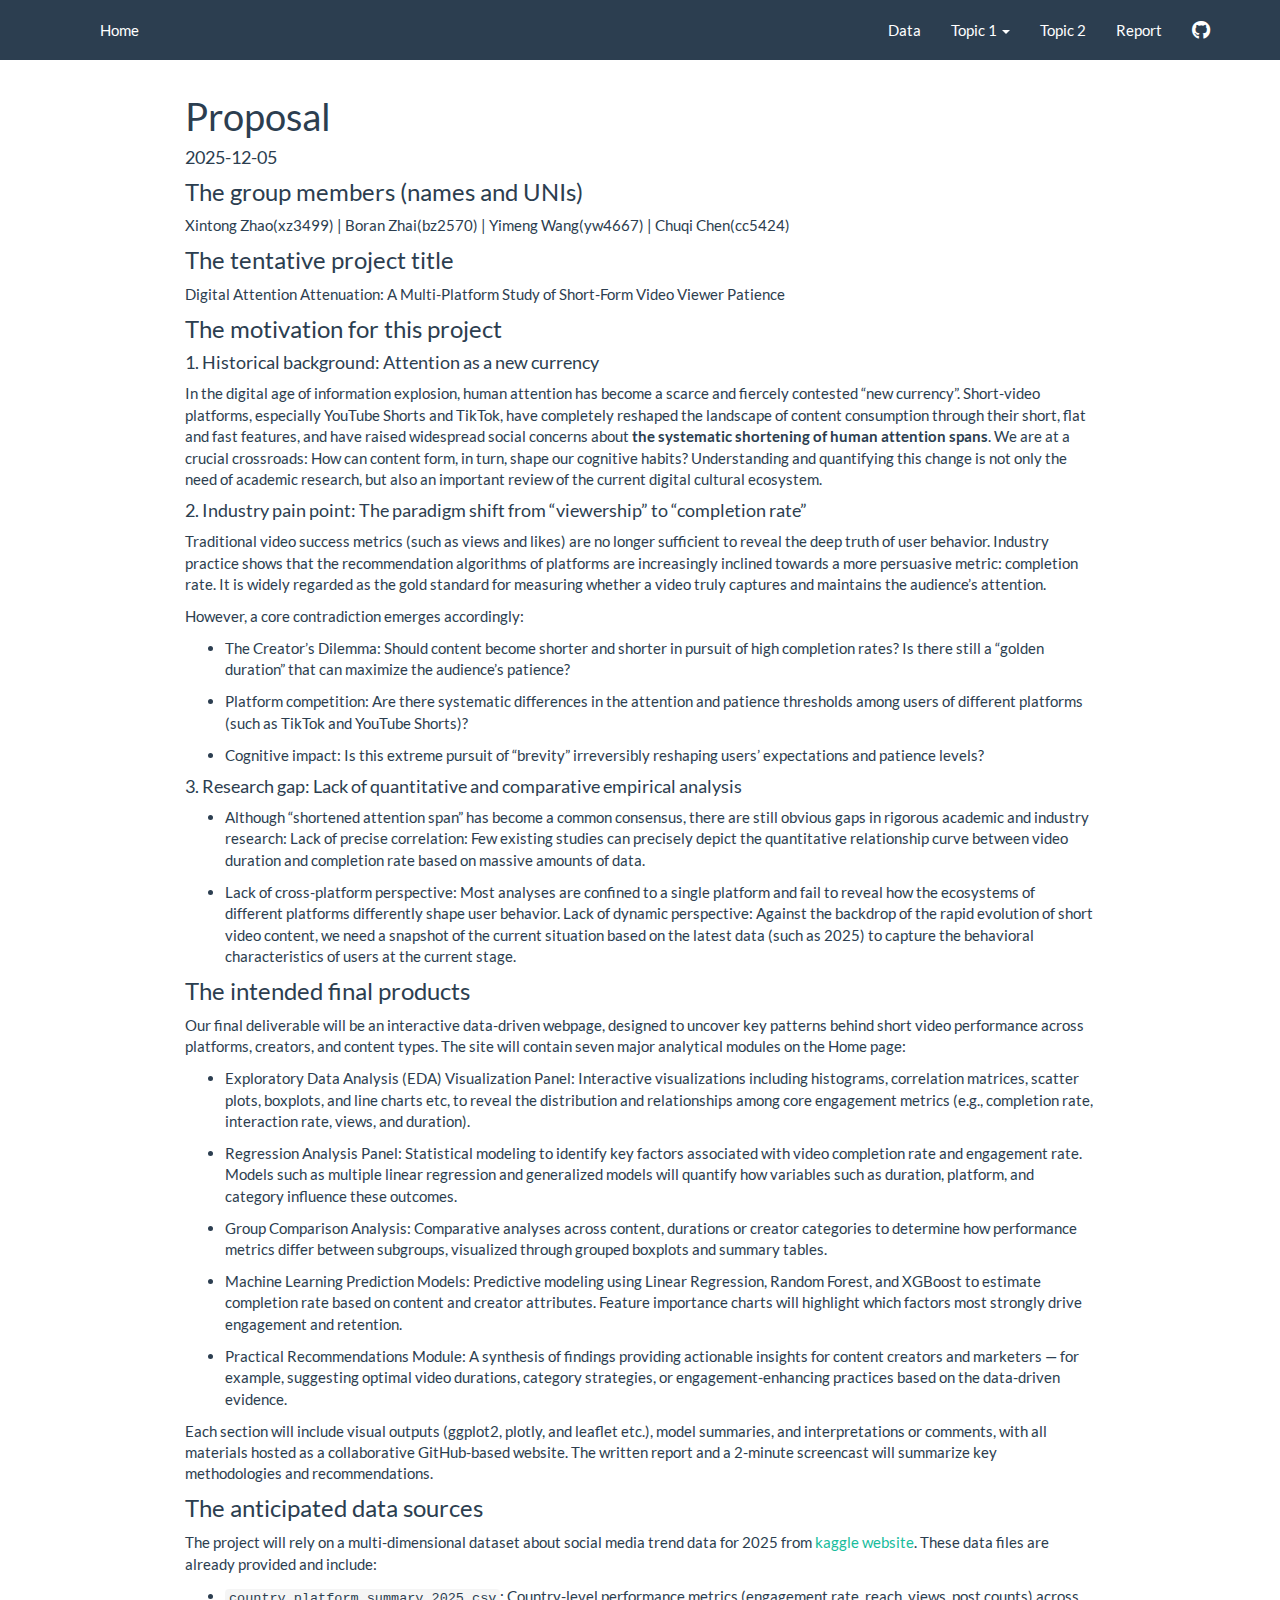
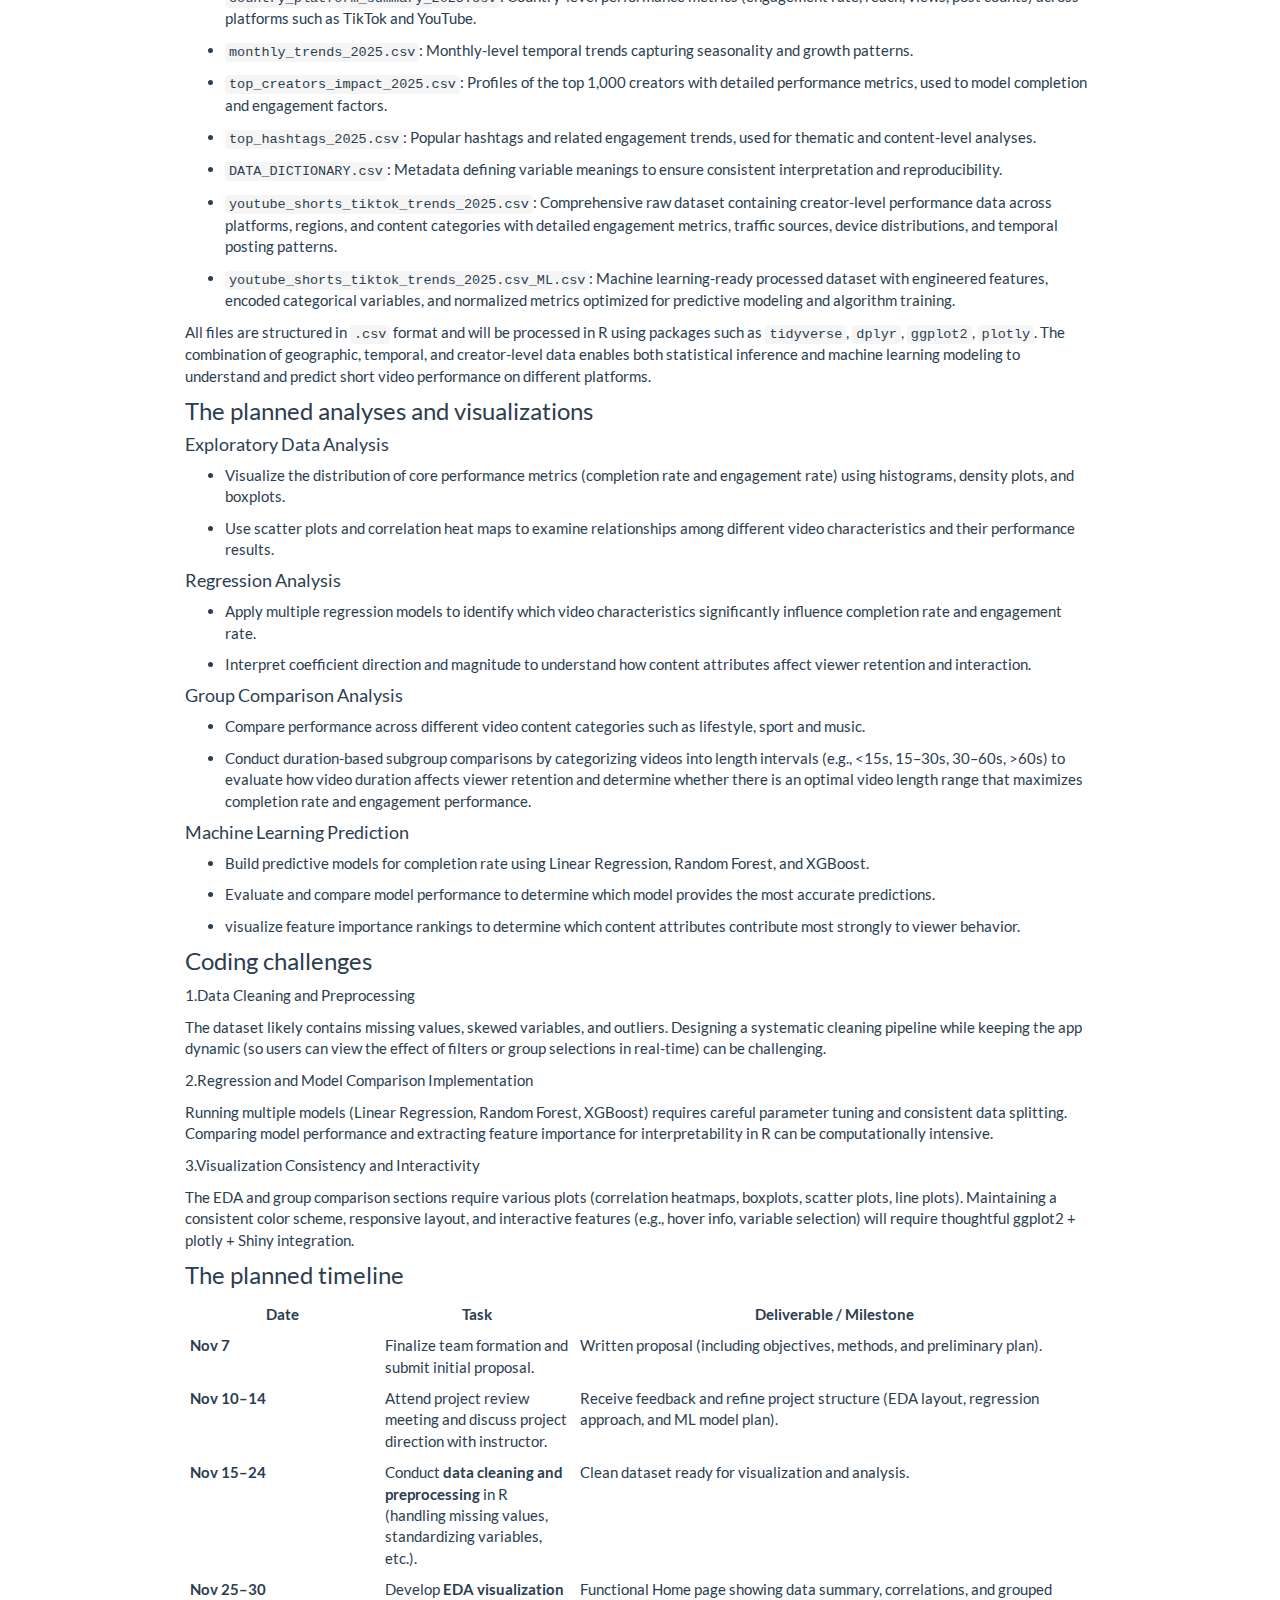
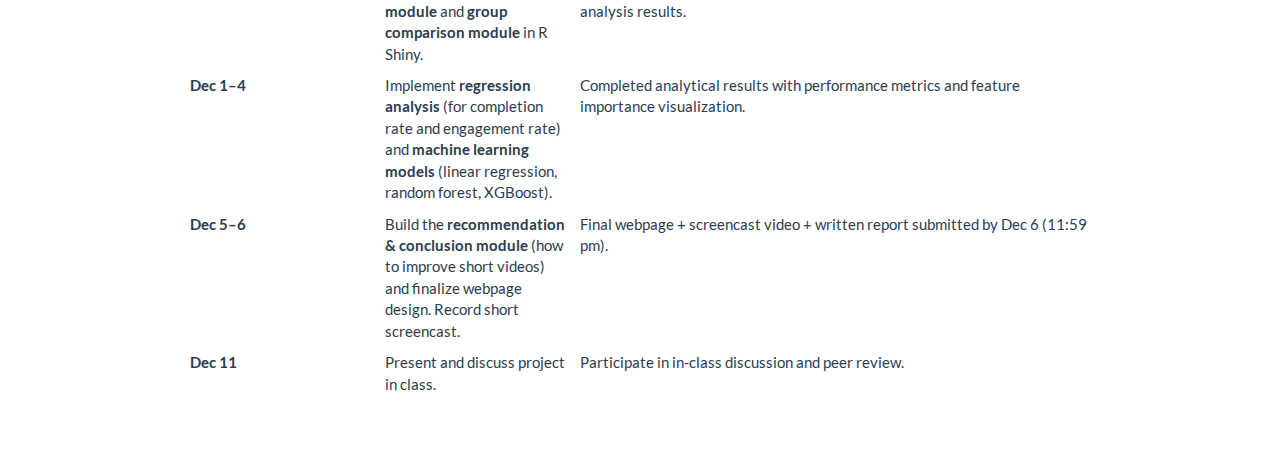
<file: proposal.html>
<!DOCTYPE html>

<html>

<head>

<meta charset="utf-8" />
<meta name="generator" content="pandoc" />
<meta http-equiv="X-UA-Compatible" content="IE=EDGE" />



<meta name="date" content="2025-12-05" />

<title>Proposal</title>

<script src="site_libs/header-attrs-2.29/header-attrs.js"></script>
<script src="site_libs/jquery-3.6.0/jquery-3.6.0.min.js"></script>
<meta name="viewport" content="width=device-width, initial-scale=1" />
<link href="site_libs/bootstrap-3.3.5/css/flatly.min.css" rel="stylesheet" />
<script src="site_libs/bootstrap-3.3.5/js/bootstrap.min.js"></script>
<script src="site_libs/bootstrap-3.3.5/shim/html5shiv.min.js"></script>
<script src="site_libs/bootstrap-3.3.5/shim/respond.min.js"></script>
<style>h1 {font-size: 34px;}
       h1.title {font-size: 38px;}
       h2 {font-size: 30px;}
       h3 {font-size: 24px;}
       h4 {font-size: 18px;}
       h5 {font-size: 16px;}
       h6 {font-size: 12px;}
       code {color: inherit; background-color: rgba(0, 0, 0, 0.04);}
       pre:not([class]) { background-color: white }</style>
<script src="site_libs/navigation-1.1/tabsets.js"></script>
<link href="site_libs/highlightjs-9.12.0/textmate.css" rel="stylesheet" />
<script src="site_libs/highlightjs-9.12.0/highlight.js"></script>
<link href="site_libs/font-awesome-6.5.2/css/all.min.css" rel="stylesheet" />
<link href="site_libs/font-awesome-6.5.2/css/v4-shims.min.css" rel="stylesheet" />

<style type="text/css">
  code{white-space: pre-wrap;}
  span.smallcaps{font-variant: small-caps;}
  span.underline{text-decoration: underline;}
  div.column{display: inline-block; vertical-align: top; width: 50%;}
  div.hanging-indent{margin-left: 1.5em; text-indent: -1.5em;}
  ul.task-list{list-style: none;}
    </style>

<style type="text/css">code{white-space: pre;}</style>
<script type="text/javascript">
if (window.hljs) {
  hljs.configure({languages: []});
  hljs.initHighlightingOnLoad();
  if (document.readyState && document.readyState === "complete") {
    window.setTimeout(function() { hljs.initHighlighting(); }, 0);
  }
}
</script>









<style type = "text/css">
.main-container {
  max-width: 940px;
  margin-left: auto;
  margin-right: auto;
}
img {
  max-width:100%;
}
.tabbed-pane {
  padding-top: 12px;
}
.html-widget {
  margin-bottom: 20px;
}
button.code-folding-btn:focus {
  outline: none;
}
summary {
  display: list-item;
}
details > summary > p:only-child {
  display: inline;
}
pre code {
  padding: 0;
}
</style>


<style type="text/css">
.dropdown-submenu {
  position: relative;
}
.dropdown-submenu>.dropdown-menu {
  top: 0;
  left: 100%;
  margin-top: -6px;
  margin-left: -1px;
  border-radius: 0 6px 6px 6px;
}
.dropdown-submenu:hover>.dropdown-menu {
  display: block;
}
.dropdown-submenu>a:after {
  display: block;
  content: " ";
  float: right;
  width: 0;
  height: 0;
  border-color: transparent;
  border-style: solid;
  border-width: 5px 0 5px 5px;
  border-left-color: #cccccc;
  margin-top: 5px;
  margin-right: -10px;
}
.dropdown-submenu:hover>a:after {
  border-left-color: #adb5bd;
}
.dropdown-submenu.pull-left {
  float: none;
}
.dropdown-submenu.pull-left>.dropdown-menu {
  left: -100%;
  margin-left: 10px;
  border-radius: 6px 0 6px 6px;
}
</style>

<script type="text/javascript">
// manage active state of menu based on current page
$(document).ready(function () {
  // active menu anchor
  href = window.location.pathname
  href = href.substr(href.lastIndexOf('/') + 1)
  if (href === "")
    href = "index.html";
  var menuAnchor = $('a[href="' + href + '"]');

  // mark the anchor link active (and if it's in a dropdown, also mark that active)
  var dropdown = menuAnchor.closest('li.dropdown');
  if (window.bootstrap) { // Bootstrap 4+
    menuAnchor.addClass('active');
    dropdown.find('> .dropdown-toggle').addClass('active');
  } else { // Bootstrap 3
    menuAnchor.parent().addClass('active');
    dropdown.addClass('active');
  }

  // Navbar adjustments
  var navHeight = $(".navbar").first().height() + 15;
  var style = document.createElement('style');
  var pt = "padding-top: " + navHeight + "px; ";
  var mt = "margin-top: -" + navHeight + "px; ";
  var css = "";
  // offset scroll position for anchor links (for fixed navbar)
  for (var i = 1; i <= 6; i++) {
    css += ".section h" + i + "{ " + pt + mt + "}\n";
  }
  style.innerHTML = "body {" + pt + "padding-bottom: 40px; }\n" + css;
  document.head.appendChild(style);
});
</script>

<!-- tabsets -->

<style type="text/css">
.tabset-dropdown > .nav-tabs {
  display: inline-table;
  max-height: 500px;
  min-height: 44px;
  overflow-y: auto;
  border: 1px solid #ddd;
  border-radius: 4px;
}

.tabset-dropdown > .nav-tabs > li.active:before, .tabset-dropdown > .nav-tabs.nav-tabs-open:before {
  content: "\e259";
  font-family: 'Glyphicons Halflings';
  display: inline-block;
  padding: 10px;
  border-right: 1px solid #ddd;
}

.tabset-dropdown > .nav-tabs.nav-tabs-open > li.active:before {
  content: "\e258";
  font-family: 'Glyphicons Halflings';
  border: none;
}

.tabset-dropdown > .nav-tabs > li.active {
  display: block;
}

.tabset-dropdown > .nav-tabs > li > a,
.tabset-dropdown > .nav-tabs > li > a:focus,
.tabset-dropdown > .nav-tabs > li > a:hover {
  border: none;
  display: inline-block;
  border-radius: 4px;
  background-color: transparent;
}

.tabset-dropdown > .nav-tabs.nav-tabs-open > li {
  display: block;
  float: none;
}

.tabset-dropdown > .nav-tabs > li {
  display: none;
}
</style>

<!-- code folding -->




</head>

<body>


<div class="container-fluid main-container">




<div class="navbar navbar-default  navbar-fixed-top" role="navigation">
  <div class="container">
    <div class="navbar-header">
      <button type="button" class="navbar-toggle collapsed" data-toggle="collapse" data-bs-toggle="collapse" data-target="#navbar" data-bs-target="#navbar">
        <span class="icon-bar"></span>
        <span class="icon-bar"></span>
        <span class="icon-bar"></span>
      </button>
      <a class="navbar-brand" href="index.html"></a>
    </div>
    <div id="navbar" class="navbar-collapse collapse">
      <ul class="nav navbar-nav">
        <li>
  <a href="index.html">Home</a>
</li>
      </ul>
      <ul class="nav navbar-nav navbar-right">
        <li>
  <a href="data.html">Data</a>
</li>
<li class="dropdown">
  <a href="#" class="dropdown-toggle" data-toggle="dropdown" role="button" data-bs-toggle="dropdown" aria-expanded="false">
    Topic 1
     
    <span class="caret"></span>
  </a>
  <ul class="dropdown-menu" role="menu">
    <li>
      <a href="topic1.html">EDA</a>
    </li>
    <li>
      <a href="regression_analysis.html">Regression Analysis</a>
    </li>
  </ul>
</li>
<li>
  <a href="topic2.html">Topic 2</a>
</li>
<li>
  <a href="report.html">Report</a>
</li>
<li>
  <a href="https://github.com/XintongZhao06">
    <span class="fa fa-github fa-lg"></span>
     
  </a>
</li>
      </ul>
    </div><!--/.nav-collapse -->
  </div><!--/.container -->
</div><!--/.navbar -->

<div id="header">



<h1 class="title toc-ignore">Proposal</h1>
<h4 class="date">2025-12-05</h4>

</div>


<div id="the-group-members-names-and-unis" class="section level3">
<h3>The group members (names and UNIs)</h3>
<p>Xintong Zhao(xz3499) | Boran Zhai(bz2570) | Yimeng Wang(yw4667) |
Chuqi Chen(cc5424)</p>
</div>
<div id="the-tentative-project-title" class="section level3">
<h3>The tentative project title</h3>
<p>Digital Attention Attenuation: A Multi-Platform Study of Short-Form
Video Viewer Patience</p>
</div>
<div id="the-motivation-for-this-project" class="section level3">
<h3>The motivation for this project</h3>
<div id="historical-background-attention-as-a-new-currency"
class="section level4">
<h4>1. Historical background: Attention as a new currency</h4>
<p>In the digital age of information explosion, human attention has
become a scarce and fiercely contested “new currency”. Short-video
platforms, especially YouTube Shorts and TikTok, have completely
reshaped the landscape of content consumption through their short, flat
and fast features, and have raised widespread social concerns about
<strong>the systematic shortening of human attention spans</strong>. We
are at a crucial crossroads: How can content form, in turn, shape our
cognitive habits? Understanding and quantifying this change is not only
the need of academic research, but also an important review of the
current digital cultural ecosystem.</p>
</div>
<div
id="industry-pain-point-the-paradigm-shift-from-viewership-to-completion-rate"
class="section level4">
<h4>2. Industry pain point: The paradigm shift from “viewership” to
“completion rate”</h4>
<p>Traditional video success metrics (such as views and likes) are no
longer sufficient to reveal the deep truth of user behavior. Industry
practice shows that the recommendation algorithms of platforms are
increasingly inclined towards a more persuasive metric: completion rate.
It is widely regarded as the gold standard for measuring whether a video
truly captures and maintains the audience’s attention.</p>
<p>However, a core contradiction emerges accordingly:</p>
<ul>
<li><p>The Creator’s Dilemma: Should content become shorter and shorter
in pursuit of high completion rates? Is there still a “golden duration”
that can maximize the audience’s patience?</p></li>
<li><p>Platform competition: Are there systematic differences in the
attention and patience thresholds among users of different platforms
(such as TikTok and YouTube Shorts)?</p></li>
<li><p>Cognitive impact: Is this extreme pursuit of “brevity”
irreversibly reshaping users’ expectations and patience levels?</p></li>
</ul>
</div>
<div
id="research-gap-lack-of-quantitative-and-comparative-empirical-analysis"
class="section level4">
<h4>3. Research gap: Lack of quantitative and comparative empirical
analysis</h4>
<ul>
<li><p>Although “shortened attention span” has become a common
consensus, there are still obvious gaps in rigorous academic and
industry research: Lack of precise correlation: Few existing studies can
precisely depict the quantitative relationship curve between video
duration and completion rate based on massive amounts of data.</p></li>
<li><p>Lack of cross-platform perspective: Most analyses are confined to
a single platform and fail to reveal how the ecosystems of different
platforms differently shape user behavior. Lack of dynamic perspective:
Against the backdrop of the rapid evolution of short video content, we
need a snapshot of the current situation based on the latest data (such
as 2025) to capture the behavioral characteristics of users at the
current stage.</p></li>
</ul>
</div>
</div>
<div id="the-intended-final-products" class="section level3">
<h3>The intended final products</h3>
<p>Our final deliverable will be an interactive data-driven webpage,
designed to uncover key patterns behind short video performance across
platforms, creators, and content types. The site will contain seven
major analytical modules on the Home page:</p>
<ul>
<li><p>Exploratory Data Analysis (EDA) Visualization Panel: Interactive
visualizations including histograms, correlation matrices, scatter
plots, boxplots, and line charts etc, to reveal the distribution and
relationships among core engagement metrics (e.g., completion rate,
interaction rate, views, and duration).</p></li>
<li><p>Regression Analysis Panel: Statistical modeling to identify key
factors associated with video completion rate and engagement rate.
Models such as multiple linear regression and generalized models will
quantify how variables such as duration, platform, and category
influence these outcomes.</p></li>
<li><p>Group Comparison Analysis: Comparative analyses across content,
durations or creator categories to determine how performance metrics
differ between subgroups, visualized through grouped boxplots and
summary tables.</p></li>
<li><p>Machine Learning Prediction Models: Predictive modeling using
Linear Regression, Random Forest, and XGBoost to estimate completion
rate based on content and creator attributes. Feature importance charts
will highlight which factors most strongly drive engagement and
retention.</p></li>
<li><p>Practical Recommendations Module: A synthesis of findings
providing actionable insights for content creators and marketers — for
example, suggesting optimal video durations, category strategies, or
engagement-enhancing practices based on the data-driven
evidence.</p></li>
</ul>
<p>Each section will include visual outputs (ggplot2, plotly, and
leaflet etc.), model summaries, and interpretations or comments, with
all materials hosted as a collaborative GitHub-based website. The
written report and a 2-minute screencast will summarize key
methodologies and recommendations.</p>
</div>
<div id="the-anticipated-data-sources" class="section level3">
<h3>The anticipated data sources</h3>
<p>The project will rely on a multi-dimensional dataset about social
media trend data for 2025 from <a
href="https://www.kaggle.com/datasets/tarekmasryo/youtube-shorts-and-tiktok-trends-2025">kaggle
website</a>. These data files are already provided and include:</p>
<ul>
<li><p><code>country_platform_summary_2025.csv</code>: Country-level
performance metrics (engagement rate, reach, views, post counts) across
platforms such as TikTok and YouTube.</p></li>
<li><p><code>monthly_trends_2025.csv</code>: Monthly-level temporal
trends capturing seasonality and growth patterns.</p></li>
<li><p><code>top_creators_impact_2025.csv</code>: Profiles of the top
1,000 creators with detailed performance metrics, used to model
completion and engagement factors.</p></li>
<li><p><code>top_hashtags_2025.csv</code>: Popular hashtags and related
engagement trends, used for thematic and content-level
analyses.</p></li>
<li><p><code>DATA_DICTIONARY.csv</code>: Metadata defining variable
meanings to ensure consistent interpretation and
reproducibility.</p></li>
<li><p><code>youtube_shorts_tiktok_trends_2025.csv</code>: Comprehensive
raw dataset containing creator-level performance data across platforms,
regions, and content categories with detailed engagement metrics,
traffic sources, device distributions, and temporal posting
patterns.</p></li>
<li><p><code>youtube_shorts_tiktok_trends_2025.csv_ML.csv</code>:
Machine learning-ready processed dataset with engineered features,
encoded categorical variables, and normalized metrics optimized for
predictive modeling and algorithm training.</p></li>
</ul>
<p>All files are structured in <code>.csv</code> format and will be
processed in R using packages such as <code>tidyverse</code>,
<code>dplyr</code>, <code>ggplot2</code>, <code>plotly</code>. The
combination of geographic, temporal, and creator-level data enables both
statistical inference and machine learning modeling to understand and
predict short video performance on different platforms.</p>
</div>
<div id="the-planned-analyses-and-visualizations"
class="section level3">
<h3>The planned analyses and visualizations</h3>
<div id="exploratory-data-analysis" class="section level4">
<h4>Exploratory Data Analysis</h4>
<ul>
<li>Visualize the distribution of core performance metrics (completion
rate and engagement rate) using histograms, density plots, and
boxplots.<br/>
<div style="margin-bottom: 10px;">

</div></li>
<li>Use scatter plots and correlation heat maps to examine relationships
among different video characteristics and their performance
results.</li>
</ul>
</div>
<div id="regression-analysis" class="section level4">
<h4>Regression Analysis</h4>
<ul>
<li>Apply multiple regression models to identify which video
characteristics significantly influence completion rate and engagement
rate.<br/>
<div style="margin-bottom: 10px;">

</div></li>
<li>Interpret coefficient direction and magnitude to understand how
content attributes affect viewer retention and interaction.</li>
</ul>
</div>
<div id="group-comparison-analysis" class="section level4">
<h4>Group Comparison Analysis</h4>
<ul>
<li>Compare performance across different video content categories such
as lifestyle, sport and music.<br/>
<div style="margin-bottom: 10px;">

</div></li>
<li>Conduct duration-based subgroup comparisons by categorizing videos
into length intervals (e.g., &lt;15s, 15–30s, 30–60s, &gt;60s) to
evaluate how video duration affects viewer retention and determine
whether there is an optimal video length range that maximizes completion
rate and engagement performance.</li>
</ul>
</div>
<div id="machine-learning-prediction" class="section level4">
<h4>Machine Learning Prediction</h4>
<ul>
<li>Build predictive models for completion rate using Linear Regression,
Random Forest, and XGBoost.<br/>
<div style="margin-bottom: 10px;">

</div></li>
<li>Evaluate and compare model performance to determine which model
provides the most accurate predictions.<br/>
<div style="margin-bottom: 10px;">

</div></li>
<li>visualize feature importance rankings to determine which content
attributes contribute most strongly to viewer behavior.</li>
</ul>
</div>
</div>
<div id="coding-challenges" class="section level3">
<h3>Coding challenges</h3>
<p>1.Data Cleaning and Preprocessing</p>
<p>The dataset likely contains missing values, skewed variables, and
outliers. Designing a systematic cleaning pipeline while keeping the app
dynamic (so users can view the effect of filters or group selections in
real-time) can be challenging.</p>
<p>2.Regression and Model Comparison Implementation</p>
<p>Running multiple models (Linear Regression, Random Forest, XGBoost)
requires careful parameter tuning and consistent data splitting.
Comparing model performance and extracting feature importance for
interpretability in R can be computationally intensive.</p>
<p>3.Visualization Consistency and Interactivity</p>
<p>The EDA and group comparison sections require various plots
(correlation heatmaps, boxplots, scatter plots, line plots). Maintaining
a consistent color scheme, responsive layout, and interactive features
(e.g., hover info, variable selection) will require thoughtful ggplot2 +
plotly + Shiny integration.</p>
</div>
<div id="the-planned-timeline" class="section level3">
<h3>The planned timeline</h3>
<table>
<colgroup>
<col width="21%" />
<col width="21%" />
<col width="56%" />
</colgroup>
<thead>
<tr class="header">
<th><strong>Date</strong></th>
<th><strong>Task</strong></th>
<th><strong>Deliverable / Milestone</strong></th>
</tr>
</thead>
<tbody>
<tr class="odd">
<td><strong>Nov 7</strong></td>
<td>Finalize team formation and submit initial proposal.</td>
<td>Written proposal (including objectives, methods, and preliminary
plan).</td>
</tr>
<tr class="even">
<td><strong>Nov 10–14</strong></td>
<td>Attend project review meeting and discuss project direction with
instructor.</td>
<td>Receive feedback and refine project structure (EDA layout,
regression approach, and ML model plan).</td>
</tr>
<tr class="odd">
<td><strong>Nov 15–24</strong></td>
<td>Conduct <strong>data cleaning and preprocessing</strong> in R
(handling missing values, standardizing variables, etc.).</td>
<td>Clean dataset ready for visualization and analysis.</td>
</tr>
<tr class="even">
<td><strong>Nov 25–30</strong></td>
<td>Develop <strong>EDA visualization module</strong> and <strong>group
comparison module</strong> in R Shiny.</td>
<td>Functional Home page showing data summary, correlations, and grouped
analysis results.</td>
</tr>
<tr class="odd">
<td><strong>Dec 1–4</strong></td>
<td>Implement <strong>regression analysis</strong> (for completion rate
and engagement rate) and <strong>machine learning models</strong>
(linear regression, random forest, XGBoost).</td>
<td>Completed analytical results with performance metrics and feature
importance visualization.</td>
</tr>
<tr class="even">
<td><strong>Dec 5–6</strong></td>
<td>Build the <strong>recommendation &amp; conclusion module</strong>
(how to improve short videos) and finalize webpage design. Record short
screencast.</td>
<td>Final webpage + screencast video + written report submitted by Dec 6
(11:59 pm).</td>
</tr>
<tr class="odd">
<td><strong>Dec 11</strong></td>
<td>Present and discuss project in class.</td>
<td>Participate in in-class discussion and peer review.</td>
</tr>
</tbody>
</table>
</div>




</div>

<script>

// add bootstrap table styles to pandoc tables
function bootstrapStylePandocTables() {
  $('tr.odd').parent('tbody').parent('table').addClass('table table-condensed');
}
$(document).ready(function () {
  bootstrapStylePandocTables();
});


</script>

<!-- tabsets -->

<script>
$(document).ready(function () {
  window.buildTabsets("TOC");
});

$(document).ready(function () {
  $('.tabset-dropdown > .nav-tabs > li').click(function () {
    $(this).parent().toggleClass('nav-tabs-open');
  });
});
</script>

<!-- code folding -->


<!-- dynamically load mathjax for compatibility with self-contained -->
<script>
  (function () {
    var script = document.createElement("script");
    script.type = "text/javascript";
    script.src  = "https://mathjax.rstudio.com/latest/MathJax.js?config=TeX-AMS-MML_HTMLorMML";
    document.getElementsByTagName("head")[0].appendChild(script);
  })();
</script>

</body>
</html>
</file>
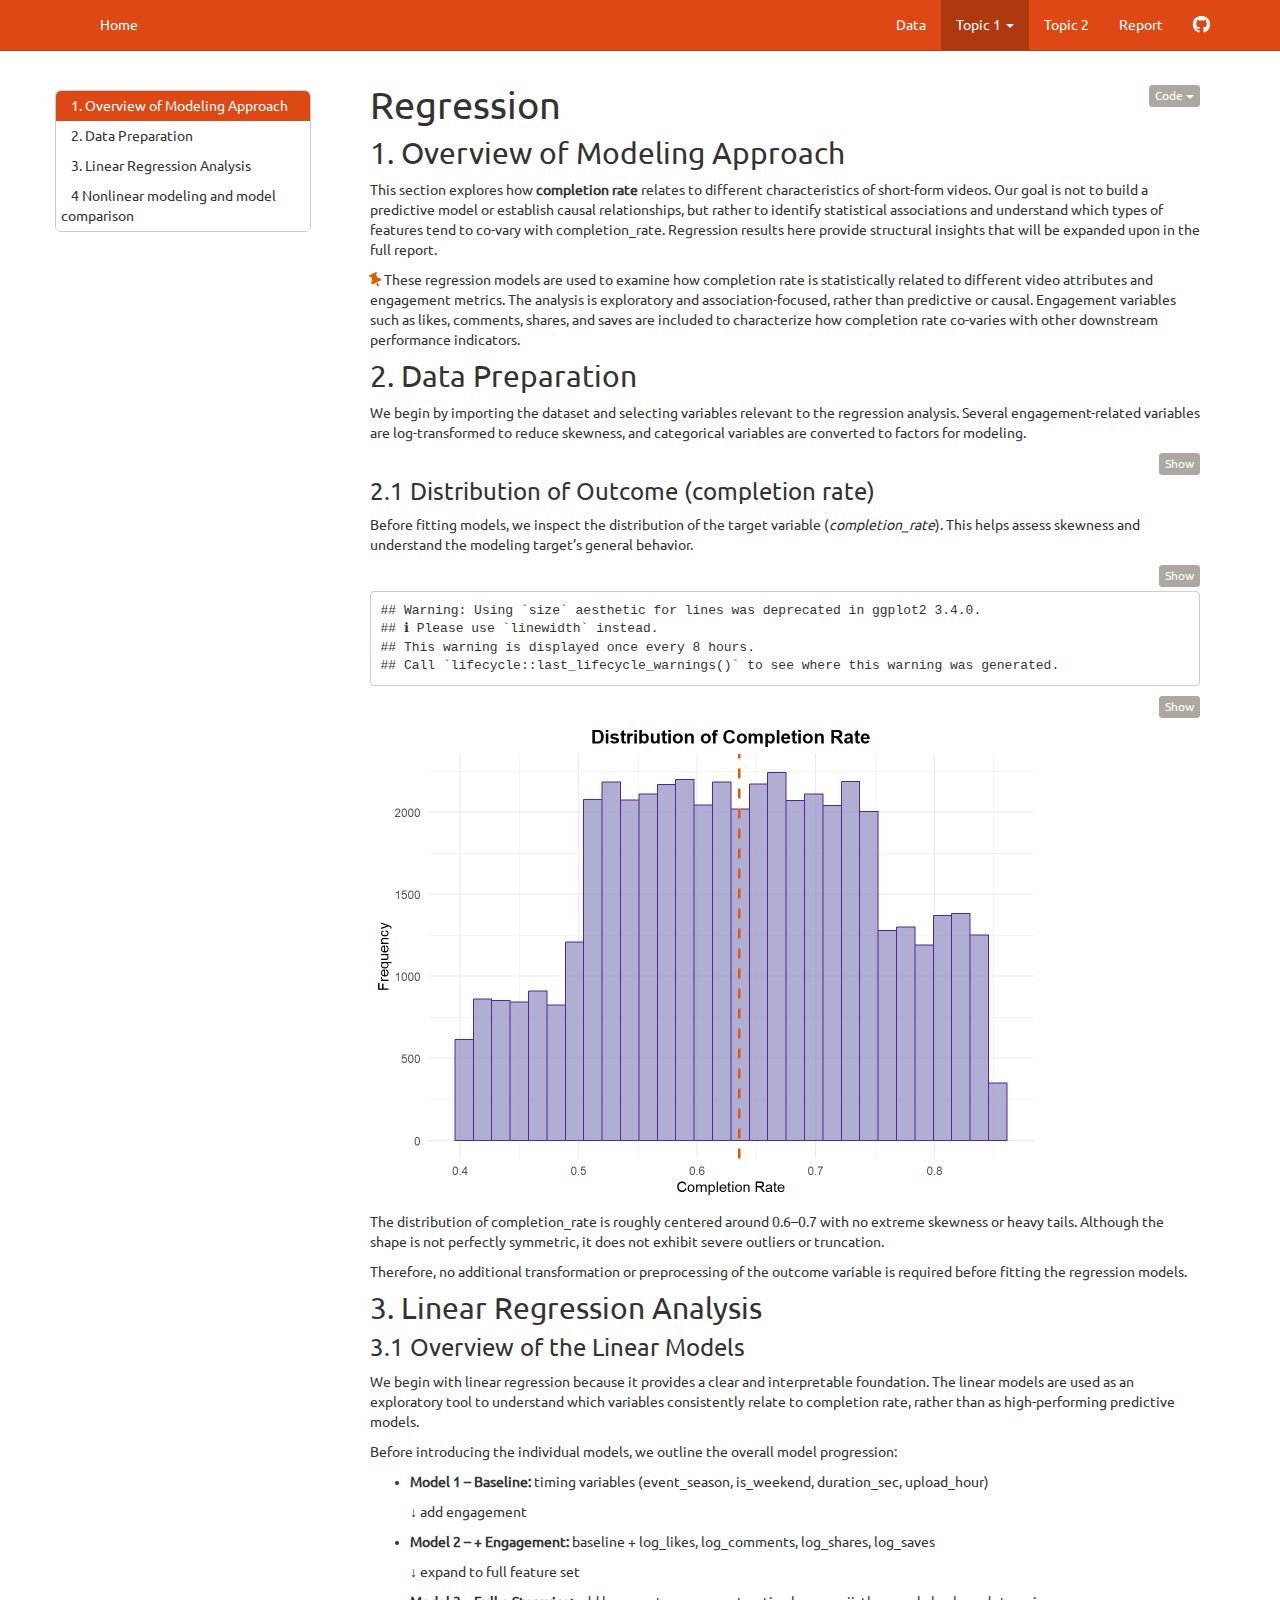
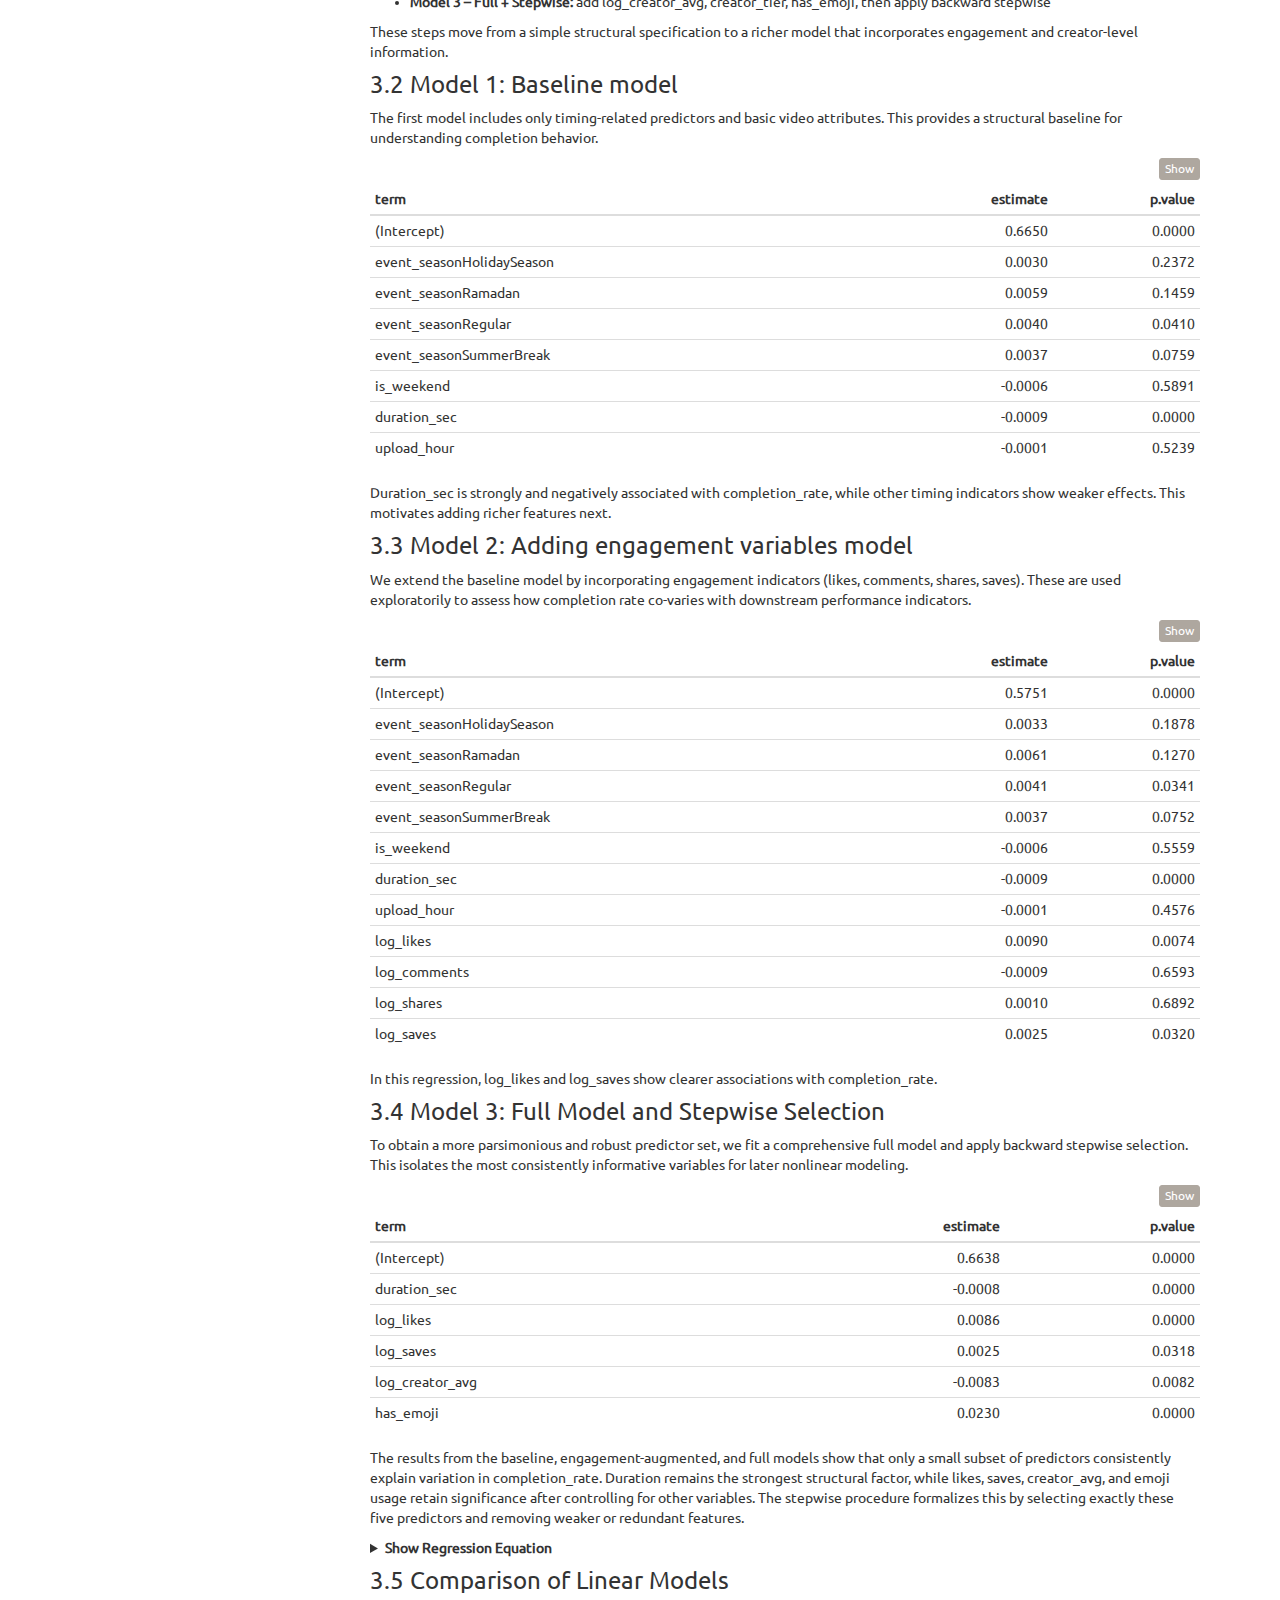
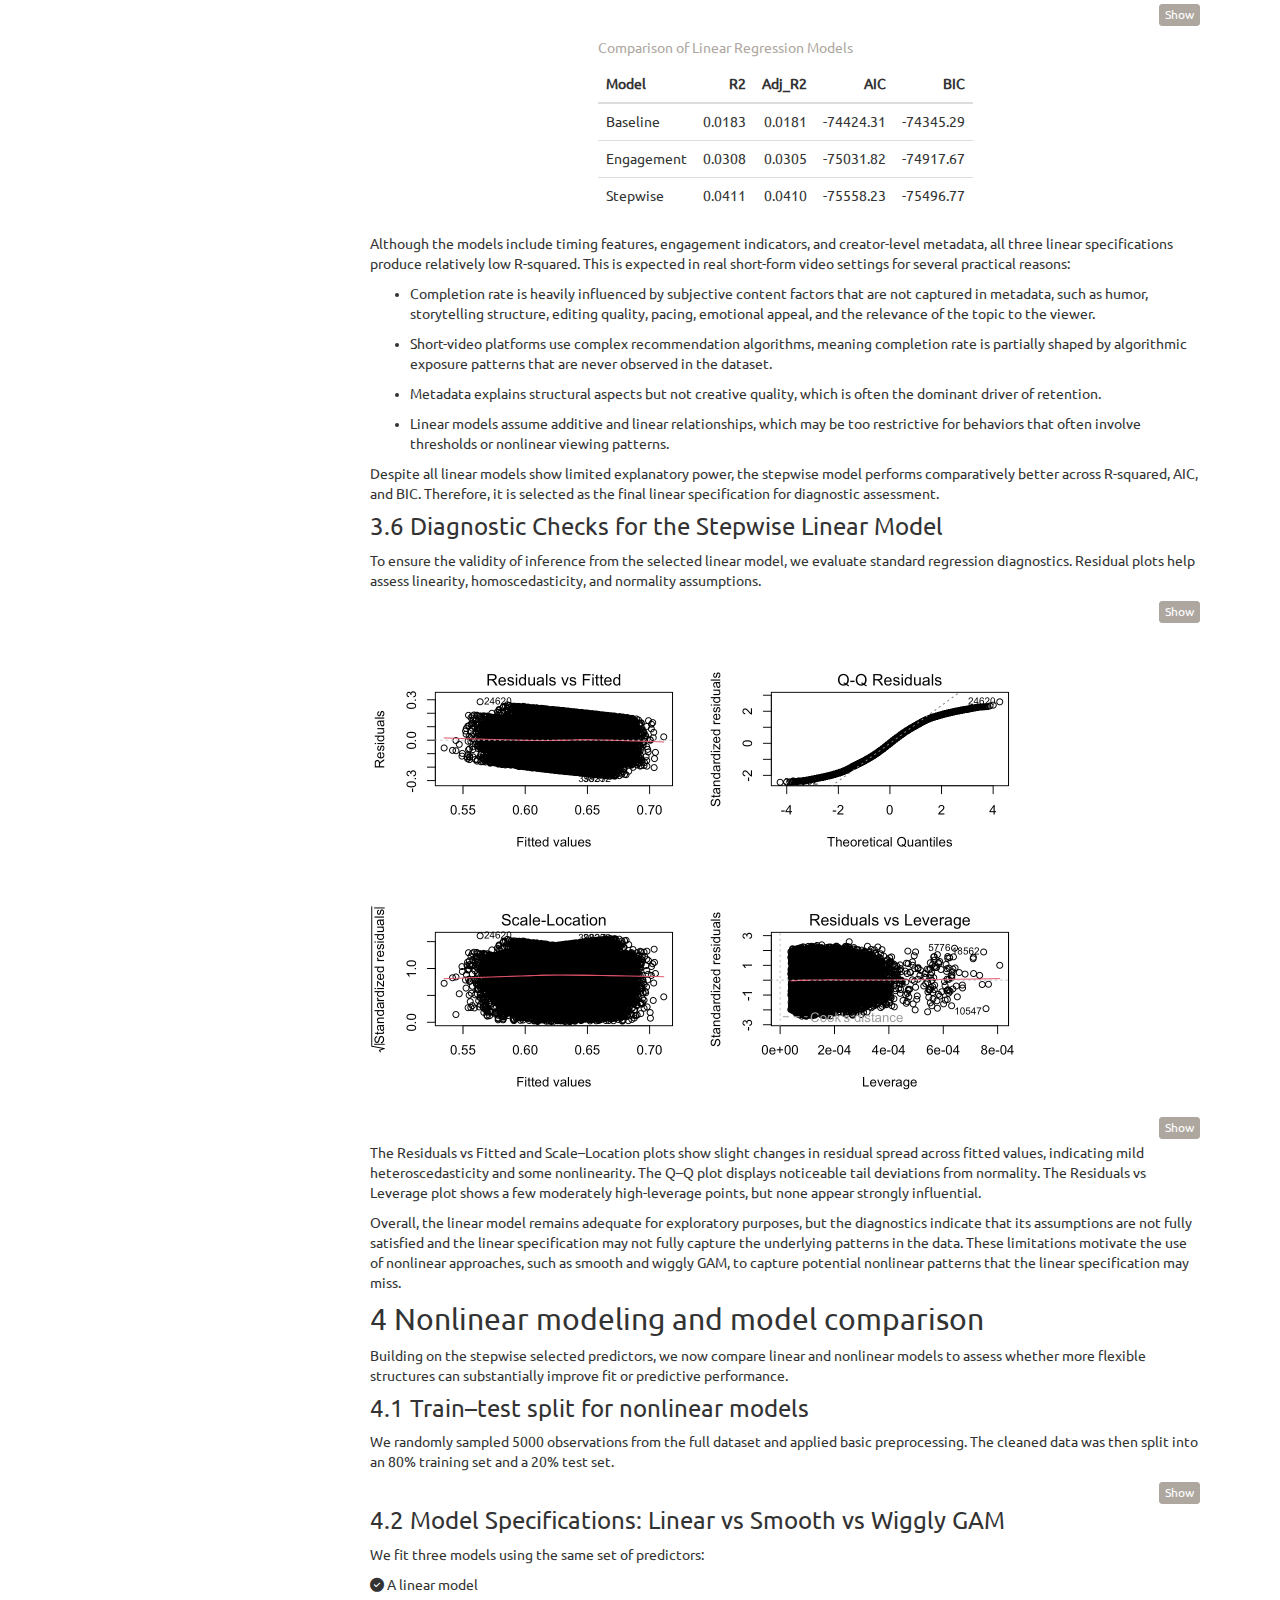
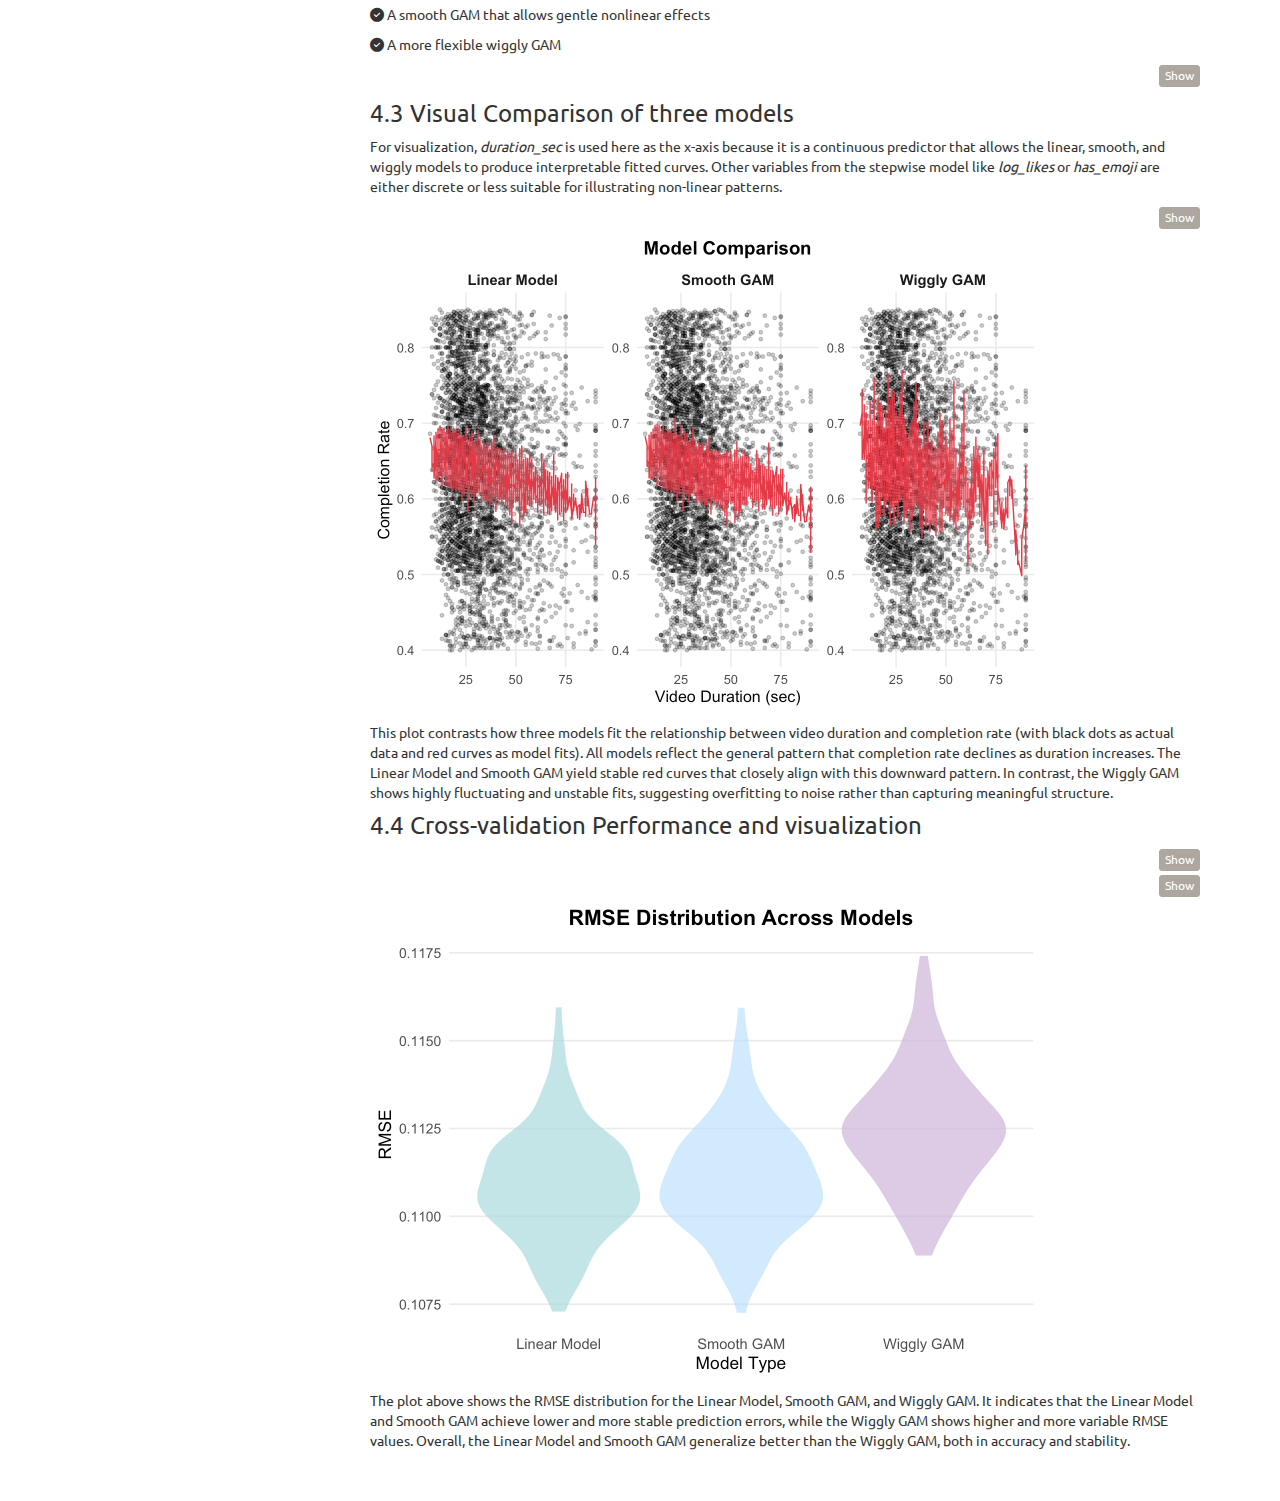
<file: regression_analysis.html>
<!DOCTYPE html>

<html>

<head>

<meta charset="utf-8" />
<meta name="generator" content="pandoc" />
<meta http-equiv="X-UA-Compatible" content="IE=EDGE" />




<title>Regression</title>

<script src="site_libs/header-attrs-2.29/header-attrs.js"></script>
<script src="site_libs/jquery-3.6.0/jquery-3.6.0.min.js"></script>
<meta name="viewport" content="width=device-width, initial-scale=1" />
<link href="site_libs/bootstrap-3.3.5/css/united.min.css" rel="stylesheet" />
<script src="site_libs/bootstrap-3.3.5/js/bootstrap.min.js"></script>
<script src="site_libs/bootstrap-3.3.5/shim/html5shiv.min.js"></script>
<script src="site_libs/bootstrap-3.3.5/shim/respond.min.js"></script>
<style>h1 {font-size: 34px;}
       h1.title {font-size: 38px;}
       h2 {font-size: 30px;}
       h3 {font-size: 24px;}
       h4 {font-size: 18px;}
       h5 {font-size: 16px;}
       h6 {font-size: 12px;}
       code {color: inherit; background-color: rgba(0, 0, 0, 0.04);}
       pre:not([class]) { background-color: white }</style>
<script src="site_libs/jqueryui-1.13.2/jquery-ui.min.js"></script>
<link href="site_libs/tocify-1.9.1/jquery.tocify.css" rel="stylesheet" />
<script src="site_libs/tocify-1.9.1/jquery.tocify.js"></script>
<script src="site_libs/navigation-1.1/tabsets.js"></script>
<script src="site_libs/navigation-1.1/codefolding.js"></script>
<link href="site_libs/highlightjs-9.12.0/textmate.css" rel="stylesheet" />
<script src="site_libs/highlightjs-9.12.0/highlight.js"></script>
<link href="site_libs/pagedtable-1.1/css/pagedtable.css" rel="stylesheet" />
<script src="site_libs/pagedtable-1.1/js/pagedtable.js"></script>
<script src="site_libs/kePrint-0.0.1/kePrint.js"></script>
<link href="site_libs/lightable-0.0.1/lightable.css" rel="stylesheet" />
<link href="site_libs/font-awesome-6.5.2/css/all.min.css" rel="stylesheet" />
<link href="site_libs/font-awesome-6.5.2/css/v4-shims.min.css" rel="stylesheet" />

<style type="text/css">
  code{white-space: pre-wrap;}
  span.smallcaps{font-variant: small-caps;}
  span.underline{text-decoration: underline;}
  div.column{display: inline-block; vertical-align: top; width: 50%;}
  div.hanging-indent{margin-left: 1.5em; text-indent: -1.5em;}
  ul.task-list{list-style: none;}
    </style>

<style type="text/css">code{white-space: pre;}</style>
<script type="text/javascript">
if (window.hljs) {
  hljs.configure({languages: []});
  hljs.initHighlightingOnLoad();
  if (document.readyState && document.readyState === "complete") {
    window.setTimeout(function() { hljs.initHighlighting(); }, 0);
  }
}
</script>









<style type = "text/css">
.main-container {
  max-width: 940px;
  margin-left: auto;
  margin-right: auto;
}
img {
  max-width:100%;
}
.tabbed-pane {
  padding-top: 12px;
}
.html-widget {
  margin-bottom: 20px;
}
button.code-folding-btn:focus {
  outline: none;
}
summary {
  display: list-item;
}
details > summary > p:only-child {
  display: inline;
}
pre code {
  padding: 0;
}
</style>


<style type="text/css">
.dropdown-submenu {
  position: relative;
}
.dropdown-submenu>.dropdown-menu {
  top: 0;
  left: 100%;
  margin-top: -6px;
  margin-left: -1px;
  border-radius: 0 6px 6px 6px;
}
.dropdown-submenu:hover>.dropdown-menu {
  display: block;
}
.dropdown-submenu>a:after {
  display: block;
  content: " ";
  float: right;
  width: 0;
  height: 0;
  border-color: transparent;
  border-style: solid;
  border-width: 5px 0 5px 5px;
  border-left-color: #cccccc;
  margin-top: 5px;
  margin-right: -10px;
}
.dropdown-submenu:hover>a:after {
  border-left-color: #adb5bd;
}
.dropdown-submenu.pull-left {
  float: none;
}
.dropdown-submenu.pull-left>.dropdown-menu {
  left: -100%;
  margin-left: 10px;
  border-radius: 6px 0 6px 6px;
}
</style>

<script type="text/javascript">
// manage active state of menu based on current page
$(document).ready(function () {
  // active menu anchor
  href = window.location.pathname
  href = href.substr(href.lastIndexOf('/') + 1)
  if (href === "")
    href = "index.html";
  var menuAnchor = $('a[href="' + href + '"]');

  // mark the anchor link active (and if it's in a dropdown, also mark that active)
  var dropdown = menuAnchor.closest('li.dropdown');
  if (window.bootstrap) { // Bootstrap 4+
    menuAnchor.addClass('active');
    dropdown.find('> .dropdown-toggle').addClass('active');
  } else { // Bootstrap 3
    menuAnchor.parent().addClass('active');
    dropdown.addClass('active');
  }

  // Navbar adjustments
  var navHeight = $(".navbar").first().height() + 15;
  var style = document.createElement('style');
  var pt = "padding-top: " + navHeight + "px; ";
  var mt = "margin-top: -" + navHeight + "px; ";
  var css = "";
  // offset scroll position for anchor links (for fixed navbar)
  for (var i = 1; i <= 6; i++) {
    css += ".section h" + i + "{ " + pt + mt + "}\n";
  }
  style.innerHTML = "body {" + pt + "padding-bottom: 40px; }\n" + css;
  document.head.appendChild(style);
});
</script>

<!-- tabsets -->

<style type="text/css">
.tabset-dropdown > .nav-tabs {
  display: inline-table;
  max-height: 500px;
  min-height: 44px;
  overflow-y: auto;
  border: 1px solid #ddd;
  border-radius: 4px;
}

.tabset-dropdown > .nav-tabs > li.active:before, .tabset-dropdown > .nav-tabs.nav-tabs-open:before {
  content: "\e259";
  font-family: 'Glyphicons Halflings';
  display: inline-block;
  padding: 10px;
  border-right: 1px solid #ddd;
}

.tabset-dropdown > .nav-tabs.nav-tabs-open > li.active:before {
  content: "\e258";
  font-family: 'Glyphicons Halflings';
  border: none;
}

.tabset-dropdown > .nav-tabs > li.active {
  display: block;
}

.tabset-dropdown > .nav-tabs > li > a,
.tabset-dropdown > .nav-tabs > li > a:focus,
.tabset-dropdown > .nav-tabs > li > a:hover {
  border: none;
  display: inline-block;
  border-radius: 4px;
  background-color: transparent;
}

.tabset-dropdown > .nav-tabs.nav-tabs-open > li {
  display: block;
  float: none;
}

.tabset-dropdown > .nav-tabs > li {
  display: none;
}
</style>

<!-- code folding -->
<style type="text/css">
.code-folding-btn { margin-bottom: 4px; }
</style>



<style type="text/css">

#TOC {
  margin: 25px 0px 20px 0px;
}
@media (max-width: 768px) {
#TOC {
  position: relative;
  width: 100%;
}
}

@media print {
.toc-content {
  /* see https://github.com/w3c/csswg-drafts/issues/4434 */
  float: right;
}
}

.toc-content {
  padding-left: 30px;
  padding-right: 40px;
}

div.main-container {
  max-width: 1200px;
}

div.tocify {
  width: 20%;
  max-width: 260px;
  max-height: 85%;
}

@media (min-width: 768px) and (max-width: 991px) {
  div.tocify {
    width: 25%;
  }
}

@media (max-width: 767px) {
  div.tocify {
    width: 100%;
    max-width: none;
  }
}

.tocify ul, .tocify li {
  line-height: 20px;
}

.tocify-subheader .tocify-item {
  font-size: 0.90em;
}

.tocify .list-group-item {
  border-radius: 0px;
}


</style>



</head>

<body>


<div class="container-fluid main-container">


<!-- setup 3col/9col grid for toc_float and main content  -->
<div class="row">
<div class="col-xs-12 col-sm-4 col-md-3">
<div id="TOC" class="tocify">
</div>
</div>

<div class="toc-content col-xs-12 col-sm-8 col-md-9">




<div class="navbar navbar-default  navbar-fixed-top" role="navigation">
  <div class="container">
    <div class="navbar-header">
      <button type="button" class="navbar-toggle collapsed" data-toggle="collapse" data-bs-toggle="collapse" data-target="#navbar" data-bs-target="#navbar">
        <span class="icon-bar"></span>
        <span class="icon-bar"></span>
        <span class="icon-bar"></span>
      </button>
      <a class="navbar-brand" href="index.html"></a>
    </div>
    <div id="navbar" class="navbar-collapse collapse">
      <ul class="nav navbar-nav">
        <li>
  <a href="index.html">Home</a>
</li>
      </ul>
      <ul class="nav navbar-nav navbar-right">
        <li>
  <a href="data.html">Data</a>
</li>
<li class="dropdown">
  <a href="#" class="dropdown-toggle" data-toggle="dropdown" role="button" data-bs-toggle="dropdown" aria-expanded="false">
    Topic 1
     
    <span class="caret"></span>
  </a>
  <ul class="dropdown-menu" role="menu">
    <li>
      <a href="topic1_eda.html">EDA</a>
    </li>
    <li>
      <a href="regression_analysis.html">Regression Analysis</a>
    </li>
  </ul>
</li>
<li>
  <a href="topic2.html">Topic 2</a>
</li>
<li>
  <a href="report.html">Report</a>
</li>
<li>
  <a href="https://github.com/XintongZhao06">
    <span class="fa fa-github fa-lg"></span>
     
  </a>
</li>
      </ul>
    </div><!--/.nav-collapse -->
  </div><!--/.container -->
</div><!--/.navbar -->

<div id="header">

<div class="btn-group pull-right float-right">
<button type="button" class="btn btn-default btn-xs btn-secondary btn-sm dropdown-toggle" data-toggle="dropdown" data-bs-toggle="dropdown" aria-haspopup="true" aria-expanded="false"><span>Code</span> <span class="caret"></span></button>
<ul class="dropdown-menu dropdown-menu-right" style="min-width: 50px;">
<li><a id="rmd-show-all-code" href="#">Show All Code</a></li>
<li><a id="rmd-hide-all-code" href="#">Hide All Code</a></li>
</ul>
</div>



<h1 class="title toc-ignore">Regression</h1>

</div>


<div id="overview-of-modeling-approach" class="section level2">
<h2>1. Overview of Modeling Approach</h2>
<p>This section explores how <strong>completion rate</strong> relates to
different characteristics of short-form videos. Our goal is not to build
a predictive model or establish causal relationships, but rather to
identify statistical associations and understand which types of features
tend to co-vary with completion_rate. Regression results here provide
structural insights that will be expanded upon in the full report.</p>
<i class="fa fa-thumb-tack" style="color:#D95F02; transform: rotate(-25deg);"></i>
These regression models are used to examine how completion rate is
statistically related to different video attributes and engagement
metrics. The analysis is exploratory and association-focused, rather
than predictive or causal. Engagement variables such as likes, comments,
shares, and saves are included to characterize how completion rate
co-varies with other downstream performance indicators.
<div style="margin-bottom: 10px;">

</div>
</div>
<div id="data-preparation" class="section level2">
<h2>2. Data Preparation</h2>
<p>We begin by importing the dataset and selecting variables relevant to
the regression analysis. Several engagement-related variables are
log-transformed to reduce skewness, and categorical variables are
converted to factors for modeling.</p>
<pre class="r"><code>shorts_data = read.csv(&quot;data/youtube_shorts_tiktok_trends_2025.csv&quot;) |&gt; 
  as_tibble()

df = shorts_data |&gt; 
  dplyr::select(
    completion_rate,
    upload_hour,
    is_weekend,
    views,
    likes,
    comments,
    shares,
    saves,
    duration_sec,
    event_season,
    has_emoji,
    creator_tier,
    creator_avg_views,
    platform
  ) |&gt; 
  mutate(
    has_emoji = as.integer(as.character(has_emoji)),
    creator_tier = as.factor(creator_tier),
    platform = as.factor(platform),
    event_season = as.factor(event_season),
    log_views = log(views + 1),
    log_likes = log(likes + 1),
    log_comments = log(comments + 1),
    log_shares = log(shares + 1),
    log_saves = log(saves + 1),
    log_creator_avg = log(creator_avg_views + 1)
    
  ) |&gt; 
  drop_na()</code></pre>
<div id="distribution-of-outcome-completion-rate"
class="section level3">
<h3>2.1 Distribution of Outcome (completion rate)</h3>
<p>Before fitting models, we inspect the distribution of the target
variable (<em>completion_rate</em>). This helps assess skewness and
understand the modeling target’s general behavior.</p>
<pre class="r"><code># Distribution of outcome variable (completion_rate)
completion_rate_plot &lt;- ggplot(df, aes(x = completion_rate)) +
  geom_histogram(bins = 30, fill = &quot;#9E9AC8&quot;, alpha = 0.8, 
                 color = &quot;#54278F&quot;, size = 0.4) +
  geom_vline(aes(xintercept = mean(completion_rate)), 
             color = &quot;#E6550D&quot;, linetype = &quot;dashed&quot;, size = 1) +
  labs(title = &quot;Distribution of Completion Rate&quot;,
       x = &quot;Completion Rate&quot;, 
       y = &quot;Frequency&quot;) +
  theme_minimal() +
  theme(plot.title = element_text(hjust = 0.5, face = &quot;bold&quot;, size = 14))</code></pre>
<pre><code>## Warning: Using `size` aesthetic for lines was deprecated in ggplot2 3.4.0.
## ℹ Please use `linewidth` instead.
## This warning is displayed once every 8 hours.
## Call `lifecycle::last_lifecycle_warnings()` to see where this warning was generated.</code></pre>
<pre class="r"><code>print(completion_rate_plot)</code></pre>
<p><img src="regression_analysis_files/figure-html/unnamed-chunk-2-1.png" width="672" /></p>
<p>The distribution of completion_rate is roughly centered around
0.6–0.7 with no extreme skewness or heavy tails. Although the shape is
not perfectly symmetric, it does not exhibit severe outliers or
truncation.</p>
Therefore, no additional transformation or preprocessing of the outcome
variable is required before fitting the regression models.
<div style="margin-bottom: 10px;">

</div>
</div>
</div>
<div id="linear-regression-analysis" class="section level2">
<h2>3. Linear Regression Analysis</h2>
<div style="margin-bottom: 10px;">

</div>
<div id="overview-of-the-linear-models" class="section level3">
<h3>3.1 Overview of the Linear Models</h3>
<p>We begin with linear regression because it provides a clear and
interpretable foundation. The linear models are used as an exploratory
tool to understand which variables consistently relate to completion
rate, rather than as high-performing predictive models.</p>
<p>Before introducing the individual models, we outline the overall
model progression:</p>
<ul>
<li><p><strong>Model 1 – Baseline:</strong> timing variables
(event_season, is_weekend, duration_sec, upload_hour)</p>
<p>↓ add engagement</p></li>
<li><p><strong>Model 2 – + Engagement:</strong> baseline + log_likes,
log_comments, log_shares, log_saves</p>
<p>↓ expand to full feature set</p></li>
<li><p><strong>Model 3 – Full + Stepwise:</strong> add log_creator_avg,
creator_tier, has_emoji, then apply backward stepwise</p></li>
</ul>
These steps move from a simple structural specification to a richer
model that incorporates engagement and creator-level information.
<div style="margin-bottom: 10px;">

</div>
</div>
<div id="model-1-baseline-model" class="section level3">
<h3>3.2 Model 1: Baseline model</h3>
<p>The first model includes only timing-related predictors and basic
video attributes. This provides a structural baseline for understanding
completion behavior.</p>
<pre class="r"><code>model_base = lm(completion_rate ~ event_season + is_weekend 
                + duration_sec + upload_hour, data = df)

model_base |&gt;  
  broom::tidy() |&gt; 
  dplyr::select(term, estimate, p.value) |&gt; 
  knitr::kable(digits = 4)</code></pre>
<table>
<thead>
<tr class="header">
<th align="left">term</th>
<th align="right">estimate</th>
<th align="right">p.value</th>
</tr>
</thead>
<tbody>
<tr class="odd">
<td align="left">(Intercept)</td>
<td align="right">0.6650</td>
<td align="right">0.0000</td>
</tr>
<tr class="even">
<td align="left">event_seasonHolidaySeason</td>
<td align="right">0.0030</td>
<td align="right">0.2372</td>
</tr>
<tr class="odd">
<td align="left">event_seasonRamadan</td>
<td align="right">0.0059</td>
<td align="right">0.1459</td>
</tr>
<tr class="even">
<td align="left">event_seasonRegular</td>
<td align="right">0.0040</td>
<td align="right">0.0410</td>
</tr>
<tr class="odd">
<td align="left">event_seasonSummerBreak</td>
<td align="right">0.0037</td>
<td align="right">0.0759</td>
</tr>
<tr class="even">
<td align="left">is_weekend</td>
<td align="right">-0.0006</td>
<td align="right">0.5891</td>
</tr>
<tr class="odd">
<td align="left">duration_sec</td>
<td align="right">-0.0009</td>
<td align="right">0.0000</td>
</tr>
<tr class="even">
<td align="left">upload_hour</td>
<td align="right">-0.0001</td>
<td align="right">0.5239</td>
</tr>
</tbody>
</table>
Duration_sec is strongly and negatively associated with completion_rate,
while other timing indicators show weaker effects. This motivates adding
richer features next.
<div style="margin-bottom: 10px;">

</div>
</div>
<div id="model-2-adding-engagement-variables-model"
class="section level3">
<h3>3.3 Model 2: Adding engagement variables model</h3>
<p>We extend the baseline model by incorporating engagement indicators
(likes, comments, shares, saves). These are used exploratorily to assess
how completion rate co-varies with downstream performance
indicators.</p>
<pre class="r"><code>model_add = lm(completion_rate ~ event_season + is_weekend + duration_sec 
               + upload_hour + log_likes + log_comments + log_shares + log_saves
               , data = df)

model_add |&gt;  
  broom::tidy() |&gt; 
  dplyr::select(term, estimate, p.value) |&gt; 
  knitr::kable(digits = 4)</code></pre>
<table>
<thead>
<tr class="header">
<th align="left">term</th>
<th align="right">estimate</th>
<th align="right">p.value</th>
</tr>
</thead>
<tbody>
<tr class="odd">
<td align="left">(Intercept)</td>
<td align="right">0.5751</td>
<td align="right">0.0000</td>
</tr>
<tr class="even">
<td align="left">event_seasonHolidaySeason</td>
<td align="right">0.0033</td>
<td align="right">0.1878</td>
</tr>
<tr class="odd">
<td align="left">event_seasonRamadan</td>
<td align="right">0.0061</td>
<td align="right">0.1270</td>
</tr>
<tr class="even">
<td align="left">event_seasonRegular</td>
<td align="right">0.0041</td>
<td align="right">0.0341</td>
</tr>
<tr class="odd">
<td align="left">event_seasonSummerBreak</td>
<td align="right">0.0037</td>
<td align="right">0.0752</td>
</tr>
<tr class="even">
<td align="left">is_weekend</td>
<td align="right">-0.0006</td>
<td align="right">0.5559</td>
</tr>
<tr class="odd">
<td align="left">duration_sec</td>
<td align="right">-0.0009</td>
<td align="right">0.0000</td>
</tr>
<tr class="even">
<td align="left">upload_hour</td>
<td align="right">-0.0001</td>
<td align="right">0.4576</td>
</tr>
<tr class="odd">
<td align="left">log_likes</td>
<td align="right">0.0090</td>
<td align="right">0.0074</td>
</tr>
<tr class="even">
<td align="left">log_comments</td>
<td align="right">-0.0009</td>
<td align="right">0.6593</td>
</tr>
<tr class="odd">
<td align="left">log_shares</td>
<td align="right">0.0010</td>
<td align="right">0.6892</td>
</tr>
<tr class="even">
<td align="left">log_saves</td>
<td align="right">0.0025</td>
<td align="right">0.0320</td>
</tr>
</tbody>
</table>
<p>In this regression, log_likes and log_saves show clearer associations
with completion_rate.</p>
</div>
<div id="model-3-full-model-and-stepwise-selection"
class="section level3">
<h3>3.4 Model 3: Full Model and Stepwise Selection</h3>
<p>To obtain a more parsimonious and robust predictor set, we fit a
comprehensive full model and apply backward stepwise selection. This
isolates the most consistently informative variables for later nonlinear
modeling.</p>
<pre class="r"><code># full model
full_mod = lm(completion_rate ~ event_season + is_weekend + duration_sec + upload_hour 
              + log_likes + log_comments + log_shares + log_saves 
              + log_creator_avg + creator_tier + has_emoji, data = df)

# stepwise regression(backward) 
step_back = step(
  full_mod,
  direction = &quot;backward&quot;,
  trace = FALSE
)

step_back |&gt;  
  broom::tidy() |&gt; 
  dplyr::select(term, estimate, p.value) |&gt; 
  knitr::kable(digits = 4)</code></pre>
<table>
<thead>
<tr class="header">
<th align="left">term</th>
<th align="right">estimate</th>
<th align="right">p.value</th>
</tr>
</thead>
<tbody>
<tr class="odd">
<td align="left">(Intercept)</td>
<td align="right">0.6638</td>
<td align="right">0.0000</td>
</tr>
<tr class="even">
<td align="left">duration_sec</td>
<td align="right">-0.0008</td>
<td align="right">0.0000</td>
</tr>
<tr class="odd">
<td align="left">log_likes</td>
<td align="right">0.0086</td>
<td align="right">0.0000</td>
</tr>
<tr class="even">
<td align="left">log_saves</td>
<td align="right">0.0025</td>
<td align="right">0.0318</td>
</tr>
<tr class="odd">
<td align="left">log_creator_avg</td>
<td align="right">-0.0083</td>
<td align="right">0.0082</td>
</tr>
<tr class="even">
<td align="left">has_emoji</td>
<td align="right">0.0230</td>
<td align="right">0.0000</td>
</tr>
</tbody>
</table>
<p>The results from the baseline, engagement-augmented, and full models
show that only a small subset of predictors consistently explain
variation in completion_rate. Duration remains the strongest structural
factor, while likes, saves, creator_avg, and emoji usage retain
significance after controlling for other variables. The stepwise
procedure formalizes this by selecting exactly these five predictors and
removing weaker or redundant features.</p>
<details>
<summary>
<strong>Show Regression Equation</strong>
</summary>
<p><span class="math display">\[
\hat{\text{completion_rate}} =
0.6638
- 0.0007932\,*\text{duration_sec}
+ 0.008618\,*\log(\text{likes}+1)
+ 0.002520\,*\log(\text{saves}+1)
- 0.008323\,*\log(\text{creator_avg_views}+1)
+ 0.02303\,*\text{has_emoji}
\]</span></p>
</details>
<div style="margin-bottom: 10px;">

</div>
</div>
<div id="comparison-of-linear-models" class="section level3">
<h3>3.5 Comparison of Linear Models</h3>
<pre class="r"><code>model_compare &lt;- tibble(
Model = c(&quot;Baseline&quot;, &quot;Engagement&quot;, &quot;Stepwise&quot;),
R2 = c(summary(model_base)$r.squared,
summary(model_add)$r.squared,
summary(step_back)$r.squared),
Adj_R2 = c(summary(model_base)$adj.r.squared,
summary(model_add)$adj.r.squared,
summary(step_back)$adj.r.squared),
AIC = c(AIC(model_base), AIC(model_add), AIC(step_back)),
BIC = c(BIC(model_base), BIC(model_add), BIC(step_back))
)

model_compare |&gt;
kable(digits = 4, caption = &quot;Comparison of Linear Regression Models&quot;) |&gt;
kable_styling(full_width = FALSE, position = &quot;center&quot;)</code></pre>
<table class="table" style="width: auto !important; margin-left: auto; margin-right: auto;">
<caption>
Comparison of Linear Regression Models
</caption>
<thead>
<tr>
<th style="text-align:left;">
Model
</th>
<th style="text-align:right;">
R2
</th>
<th style="text-align:right;">
Adj_R2
</th>
<th style="text-align:right;">
AIC
</th>
<th style="text-align:right;">
BIC
</th>
</tr>
</thead>
<tbody>
<tr>
<td style="text-align:left;">
Baseline
</td>
<td style="text-align:right;">
0.0183
</td>
<td style="text-align:right;">
0.0181
</td>
<td style="text-align:right;">
-74424.31
</td>
<td style="text-align:right;">
-74345.29
</td>
</tr>
<tr>
<td style="text-align:left;">
Engagement
</td>
<td style="text-align:right;">
0.0308
</td>
<td style="text-align:right;">
0.0305
</td>
<td style="text-align:right;">
-75031.82
</td>
<td style="text-align:right;">
-74917.67
</td>
</tr>
<tr>
<td style="text-align:left;">
Stepwise
</td>
<td style="text-align:right;">
0.0411
</td>
<td style="text-align:right;">
0.0410
</td>
<td style="text-align:right;">
-75558.23
</td>
<td style="text-align:right;">
-75496.77
</td>
</tr>
</tbody>
</table>
<p>Although the models include timing features, engagement indicators,
and creator-level metadata, all three linear specifications produce
relatively low R-squared. This is expected in real short-form video
settings for several practical reasons:</p>
<ul>
<li><p>Completion rate is heavily influenced by subjective content
factors that are not captured in metadata, such as humor, storytelling
structure, editing quality, pacing, emotional appeal, and the relevance
of the topic to the viewer.</p></li>
<li><p>Short-video platforms use complex recommendation algorithms,
meaning completion rate is partially shaped by algorithmic exposure
patterns that are never observed in the dataset.</p></li>
<li><p>Metadata explains structural aspects but not creative quality,
which is often the dominant driver of retention.</p></li>
<li><p>Linear models assume additive and linear relationships, which may
be too restrictive for behaviors that often involve thresholds or
nonlinear viewing patterns.</p></li>
</ul>
Despite all linear models show limited explanatory power, the stepwise
model performs comparatively better across R-squared, AIC, and BIC.
Therefore, it is selected as the final linear specification for
diagnostic assessment.
<div style="margin-bottom: 10px;">

</div>
</div>
<div id="diagnostic-checks-for-the-stepwise-linear-model"
class="section level3">
<h3>3.6 Diagnostic Checks for the Stepwise Linear Model</h3>
<p>To ensure the validity of inference from the selected linear model,
we evaluate standard regression diagnostics. Residual plots help assess
linearity, homoscedasticity, and normality assumptions.</p>
<pre class="r"><code>par(mfrow = c(2, 2))
plot(step_back)   </code></pre>
<p><img src="regression_analysis_files/figure-html/unnamed-chunk-7-1.png" width="672" /></p>
<pre class="r"><code>par(mfrow = c(1, 1))</code></pre>
<p>The Residuals vs Fitted and Scale–Location plots show slight changes
in residual spread across fitted values, indicating mild
heteroscedasticity and some nonlinearity. The Q–Q plot displays
noticeable tail deviations from normality. The Residuals vs Leverage
plot shows a few moderately high-leverage points, but none appear
strongly influential.</p>
Overall, the linear model remains adequate for exploratory purposes, but
the diagnostics indicate that its assumptions are not fully satisfied
and the linear specification may not fully capture the underlying
patterns in the data. These limitations motivate the use of nonlinear
approaches, such as smooth and wiggly GAM, to capture potential
nonlinear patterns that the linear specification may miss.
<div style="margin-bottom: 10px;">

</div>
</div>
</div>
<div id="nonlinear-modeling-and-model-comparison"
class="section level2">
<h2>4 Nonlinear modeling and model comparison</h2>
Building on the stepwise selected predictors, we now compare linear and
nonlinear models to assess whether more flexible structures can
substantially improve fit or predictive performance.
<div style="margin-bottom: 10px;">

</div>
<div id="traintest-split-for-nonlinear-models" class="section level3">
<h3>4.1 Train–test split for nonlinear models</h3>
<p>We randomly sampled 5000 observations from the full dataset and
applied basic preprocessing. The cleaned data was then split into an 80%
training set and a 20% test set.</p>
<pre class="r"><code>set.seed(8105)
sdata = read.csv(&quot;data/youtube_shorts_tiktok_trends_2025.csv&quot;) |&gt; 
  sample_n(5000) |&gt;
  mutate(id = row_number(),
         has_emoji = as.integer(as.character(has_emoji)),
         log_likes = log(likes + 1),
         log_saves = log(saves + 1),
         log_creator_avg = log(creator_avg_views + 1)
         ) |&gt; 
  as_tibble()


analysis_df =
  sdata |&gt; 
  dplyr::select(
    id,
    completion_rate,
    duration_sec,
    log_likes,
    log_saves,
    log_creator_avg,
    has_emoji
  ) |&gt; 
  drop_na()

train_df = sample_frac(analysis_df, size = 0.8)
test_df  = anti_join(analysis_df, train_df, by = &quot;id&quot;)</code></pre>
</div>
<div id="model-specifications-linear-vs-smooth-vs-wiggly-gam"
class="section level3">
<h3>4.2 Model Specifications: Linear vs Smooth vs Wiggly GAM</h3>
<p>We fit three models using the same set of predictors:</p>
<p><i class="fa fa-check-circle"></i> A linear model</p>
<p><i class="fa fa-check-circle"></i> A smooth GAM that allows gentle
nonlinear effects</p>
<p><i class="fa fa-check-circle"></i> A more flexible wiggly GAM</p>
<pre class="r"><code>#Linear
linear_mod = lm(completion_rate ~ duration_sec + log_likes + log_saves 
                + log_creator_avg + has_emoji, data = train_df)

# GAM (smooth)
smooth_mod = gam(
  completion_rate ~ 
    s(log_likes) + s(log_saves) + s(log_creator_avg) + s(duration_sec) + has_emoji,
  data = train_df
)

# Wiggly GAM
wiggly_mod = gam(
  completion_rate ~ 
    s(duration_sec, k = 30, sp = 10e-6) +
    s(log_likes, k = 30, sp = 10e-6) +
    s(log_saves, k = 30, sp = 10e-6) +
    s(log_creator_avg, k = 30, sp = 10e-6) +
    has_emoji,
  data = train_df
)</code></pre>
<div style="margin-bottom: 10px;">

</div>
</div>
<div id="visual-comparison-of-three-models" class="section level3">
<h3>4.3 Visual Comparison of three models</h3>
<p>For visualization, <em>duration_sec</em> is used here as the x-axis
because it is a continuous predictor that allows the linear, smooth, and
wiggly models to produce interpretable fitted curves. Other variables
from the stepwise model like <em>log_likes</em> or <em>has_emoji</em>
are either discrete or less suitable for illustrating non-linear
patterns.</p>
<pre class="r"><code># Compare model fits visually
train_df |&gt; 
  gather_predictions(linear_mod, smooth_mod, wiggly_mod) |&gt; 
  mutate(
    model = fct_recode(
      model,
      &quot;Linear Model&quot; = &quot;linear_mod&quot;,
      &quot;Smooth GAM&quot; = &quot;smooth_mod&quot;,
      &quot;Wiggly GAM&quot; = &quot;wiggly_mod&quot;
    )
  ) |&gt;
  ggplot(aes(x = duration_sec, y = completion_rate)) +
  geom_point(alpha = .25, size = 1) +
  geom_line(aes(y = pred), color = &quot;#E63946&quot;) +
  facet_wrap(~model, scales = &quot;free_y&quot;) +
  labs(
    title = &quot;Model Comparison&quot;,
    x = &quot;Video Duration (sec)&quot;,
    y = &quot;Completion Rate&quot;
  ) +
  theme_minimal(base_size = 12) +
  theme(
    plot.title = element_text(hjust = 0.5, face = &quot;bold&quot;, size = 14),
    strip.text = element_text(face = &quot;bold&quot;, size = 11),
    panel.grid.minor = element_blank()
  )</code></pre>
<p><img src="regression_analysis_files/figure-html/unnamed-chunk-10-1.png" width="672" /></p>
This plot contrasts how three models fit the relationship between video
duration and completion rate (with black dots as actual data and red
curves as model fits). All models reflect the general pattern that
completion rate declines as duration increases. The Linear Model and
Smooth GAM yield stable red curves that closely align with this downward
pattern. In contrast, the Wiggly GAM shows highly fluctuating and
unstable fits, suggesting overfitting to noise rather than capturing
meaningful structure.
<div style="margin-bottom: 10px;">

</div>
</div>
<div id="cross-validation-performance-and-visualization"
class="section level3">
<h3>4.4 Cross-validation Performance and visualization</h3>
<pre class="r"><code># Cross-validation (100 times)
cv_df = crossv_mc(analysis_df, 100) |&gt;
  mutate(
    train = map(train, as_tibble),
    test = map(test, as_tibble)
  )

cv_df =
  cv_df |&gt; 
  mutate(
    # linear model
    linear_mod  = map(train,
                      \(df) lm(completion_rate ~ duration_sec + log_likes 
                               + log_saves + log_creator_avg + has_emoji,
                               data = df)),
    # smooth GAM
    smooth_mod  = map(train,
                      \(df) gam(completion_rate ~ s(log_likes) + s(log_saves) 
                                + s(log_creator_avg) + s(duration_sec) + has_emoji,
                                data = df)),
    # wiggly GAM
    wiggly_mod  = map(train,
                      \(df) gam(completion_rate ~ 
                                  s(duration_sec, k = 30, sp = 10e-6) 
                                + s(log_likes, k = 30, sp = 10e-6) 
                                + s(log_saves, k = 30, sp = 10e-6) 
                                + s(log_creator_avg, k = 30, sp = 10e-6) 
                                + has_emoji,
                                data = df))
    ) |&gt; 
  mutate(
    rmse_linear = map2_dbl(linear_mod, test, \(mod, df) rmse(mod, df)),
    rmse_smooth = map2_dbl(smooth_mod, test, \(mod, df) rmse(mod, df)),
    rmse_wiggly = map2_dbl(wiggly_mod, test, \(mod, df) rmse(mod, df))
  )</code></pre>
<pre class="r"><code># Violin plot for RMSE
cv_df |&gt; 
  dplyr::select(starts_with(&quot;rmse&quot;)) |&gt; 
  pivot_longer(
    everything(),
    names_to = &quot;model&quot;,
    values_to = &quot;rmse&quot;,
    names_prefix = &quot;rmse_&quot;
  ) |&gt; 
  mutate(
    model = fct_recode(
      model,
      &quot;Linear Model&quot; = &quot;linear&quot;,
      &quot;Smooth GAM&quot;  = &quot;smooth&quot;,
      &quot;Wiggly GAM&quot;  = &quot;wiggly&quot;
    ),
    model = fct_inorder(model)
  ) |&gt; 
  ggplot(aes(x = model, y = rmse, fill = model)) +
  geom_violin(alpha = .7, trim = TRUE, color = NA) +
  scale_fill_manual(values = c(
    &quot;Linear Model&quot; = &quot;#A8DADC&quot;, 
    &quot;Smooth GAM&quot;  = &quot;#BDE0FE&quot;, 
    &quot;Wiggly GAM&quot;  = &quot;#CDB4DB&quot;  
  )) +
  
  labs(
    title = &quot;RMSE Distribution Across Models&quot;,
    x = &quot;Model Type&quot;,
    y = &quot;RMSE&quot;
  ) +
  
  theme_minimal(base_size = 13) +
  theme(
    plot.title = element_text(hjust = 0.5, face = &quot;bold&quot;, size = 16),
    axis.text.x = element_text(size = 11),
    panel.grid.minor = element_blank(),
    panel.grid.major.x = element_blank(),
    legend.position = &quot;none&quot;
  )</code></pre>
<p><img src="regression_analysis_files/figure-html/unnamed-chunk-12-1.png" width="672" /></p>
<p>The plot above shows the RMSE distribution for the Linear Model,
Smooth GAM, and Wiggly GAM. It indicates that the Linear Model and
Smooth GAM achieve lower and more stable prediction errors, while the
Wiggly GAM shows higher and more variable RMSE values. Overall, the
Linear Model and Smooth GAM generalize better than the Wiggly GAM, both
in accuracy and stability.</p>
</div>
</div>



</div>
</div>

</div>

<script>

// add bootstrap table styles to pandoc tables
function bootstrapStylePandocTables() {
  $('tr.odd').parent('tbody').parent('table').addClass('table table-condensed');
}
$(document).ready(function () {
  bootstrapStylePandocTables();
});


</script>

<!-- tabsets -->

<script>
$(document).ready(function () {
  window.buildTabsets("TOC");
});

$(document).ready(function () {
  $('.tabset-dropdown > .nav-tabs > li').click(function () {
    $(this).parent().toggleClass('nav-tabs-open');
  });
});
</script>

<!-- code folding -->
<script>
$(document).ready(function () {
  window.initializeCodeFolding("hide" === "show");
});
</script>

<script>
$(document).ready(function ()  {

    // temporarily add toc-ignore selector to headers for the consistency with Pandoc
    $('.unlisted.unnumbered').addClass('toc-ignore')

    // move toc-ignore selectors from section div to header
    $('div.section.toc-ignore')
        .removeClass('toc-ignore')
        .children('h1,h2,h3,h4,h5').addClass('toc-ignore');

    // establish options
    var options = {
      selectors: "h1,h2,h3",
      theme: "bootstrap3",
      context: '.toc-content',
      hashGenerator: function (text) {
        return text.replace(/[.\\/?&!#<>]/g, '').replace(/\s/g, '_');
      },
      ignoreSelector: ".toc-ignore",
      scrollTo: 0
    };
    options.showAndHide = true;
    options.smoothScroll = true;

    // tocify
    var toc = $("#TOC").tocify(options).data("toc-tocify");
});
</script>

<!-- dynamically load mathjax for compatibility with self-contained -->
<script>
  (function () {
    var script = document.createElement("script");
    script.type = "text/javascript";
    script.src  = "https://mathjax.rstudio.com/latest/MathJax.js?config=TeX-AMS-MML_HTMLorMML";
    document.getElementsByTagName("head")[0].appendChild(script);
  })();
</script>

</body>
</html>
</file>
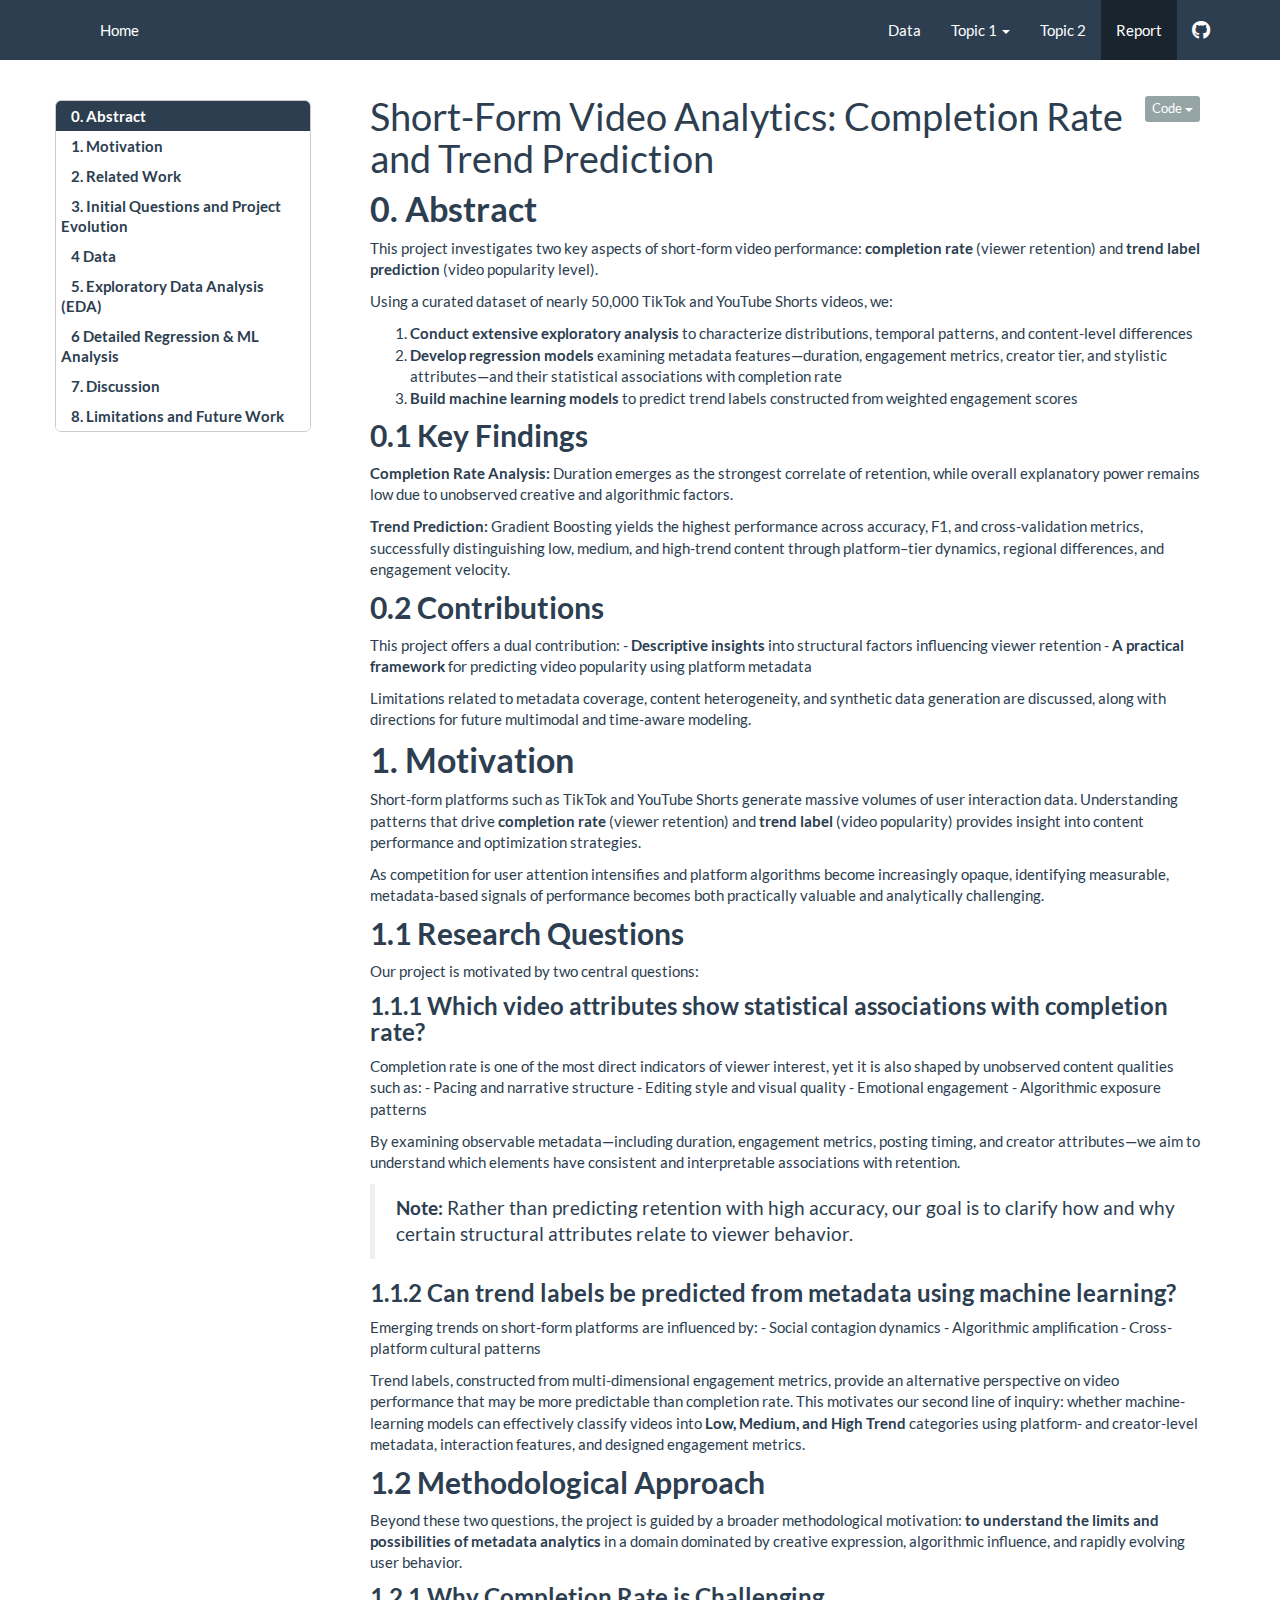
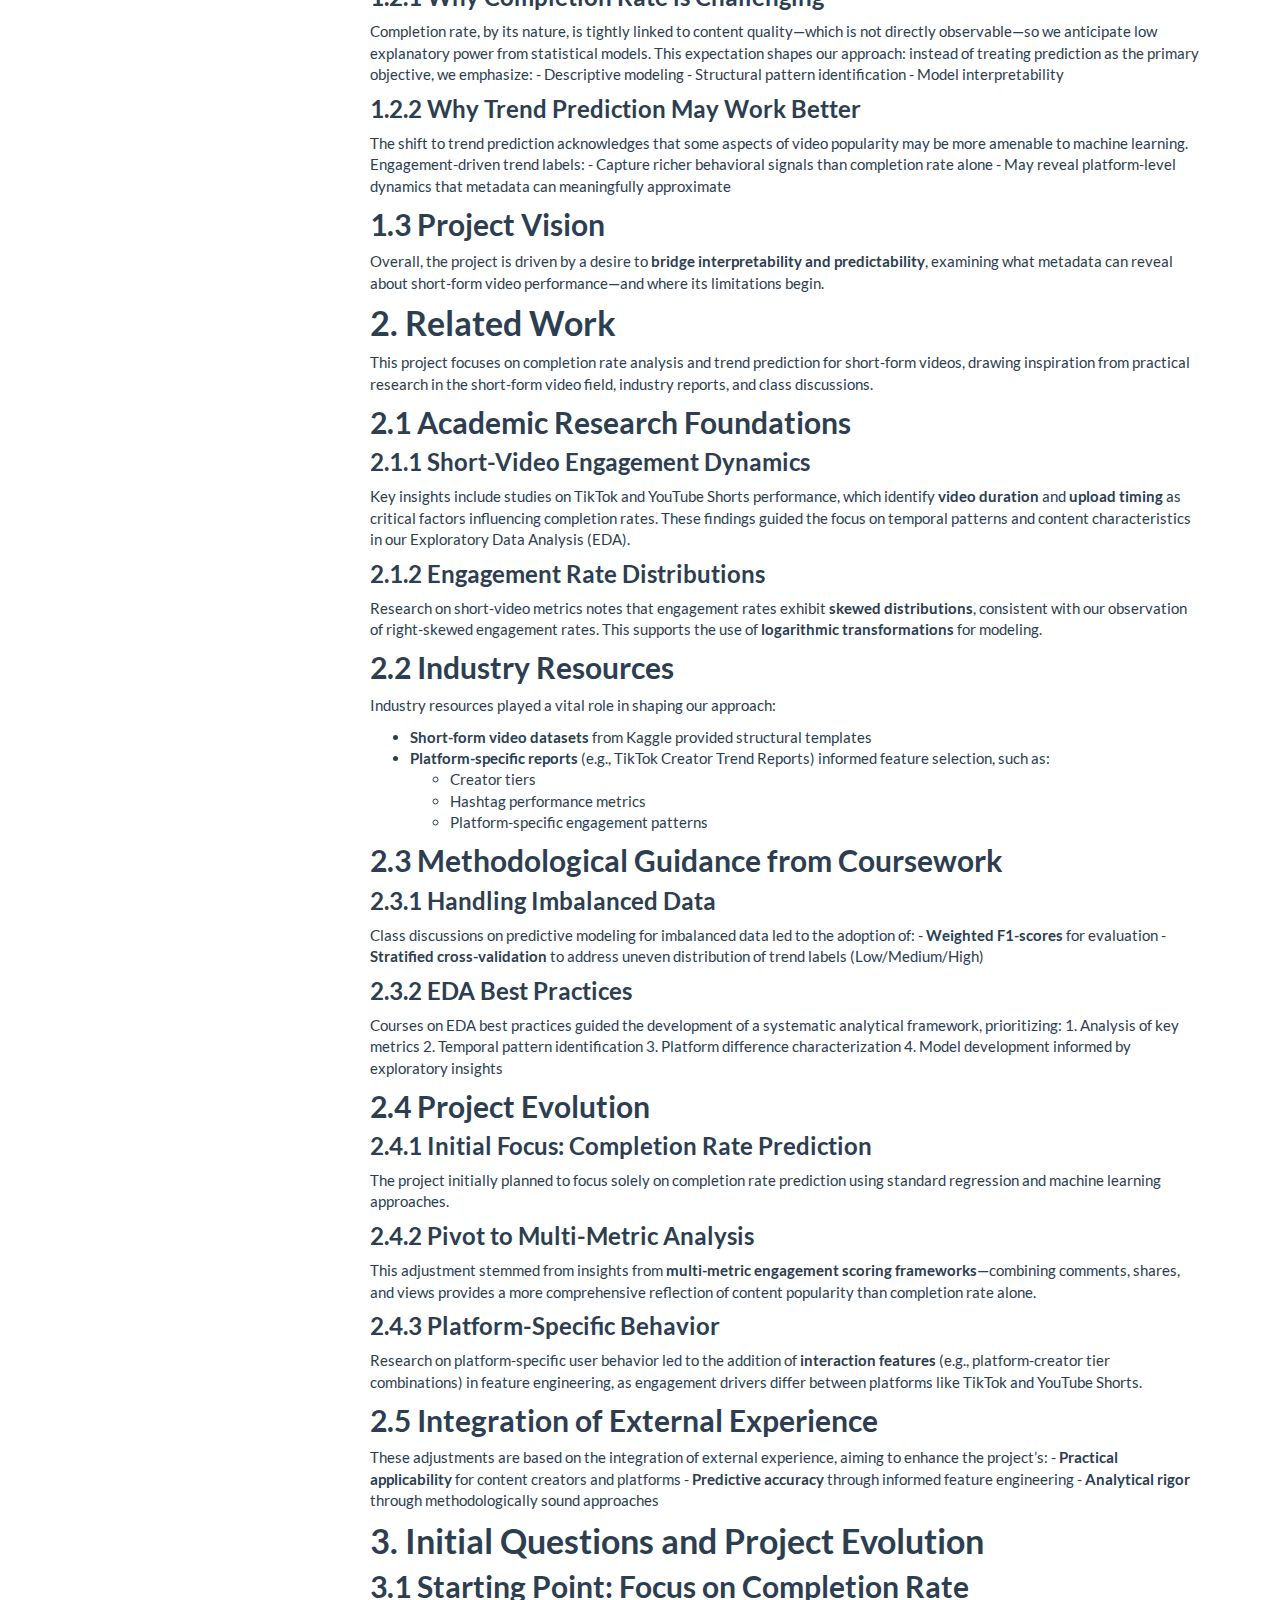
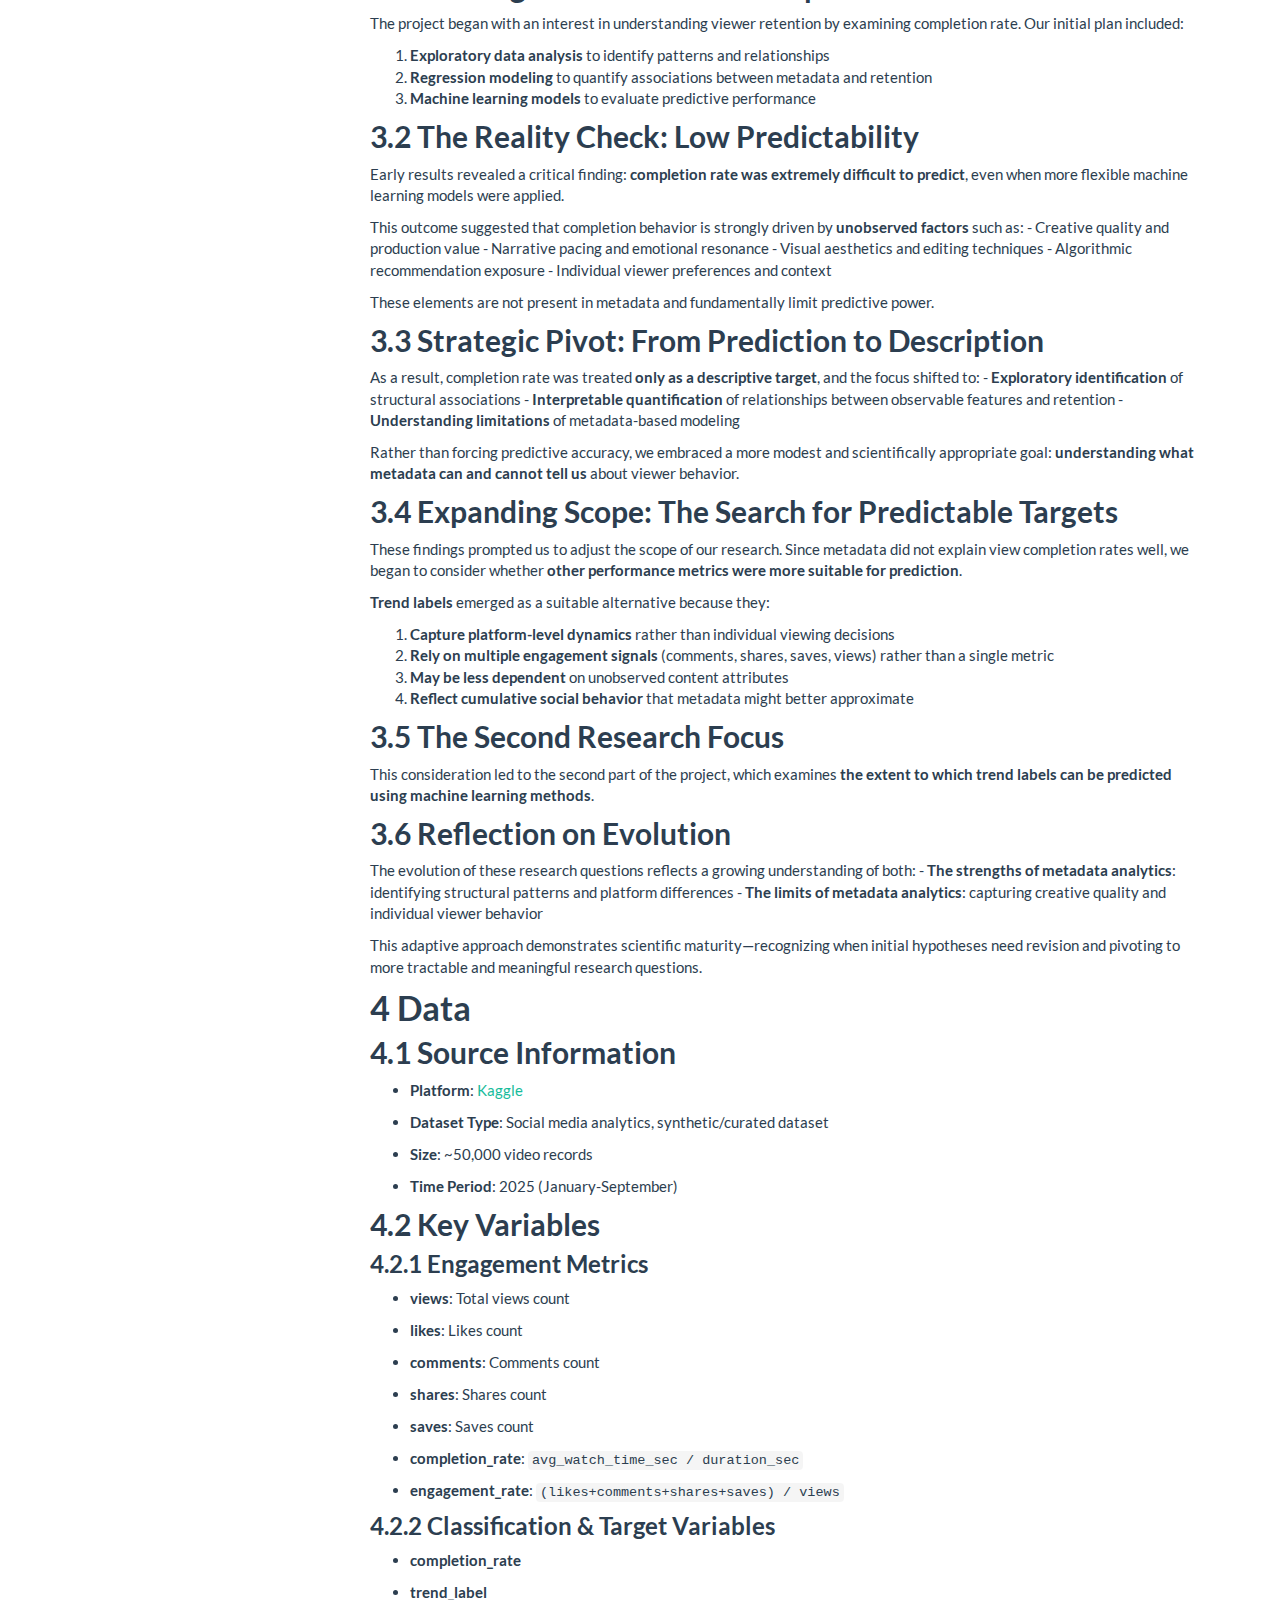
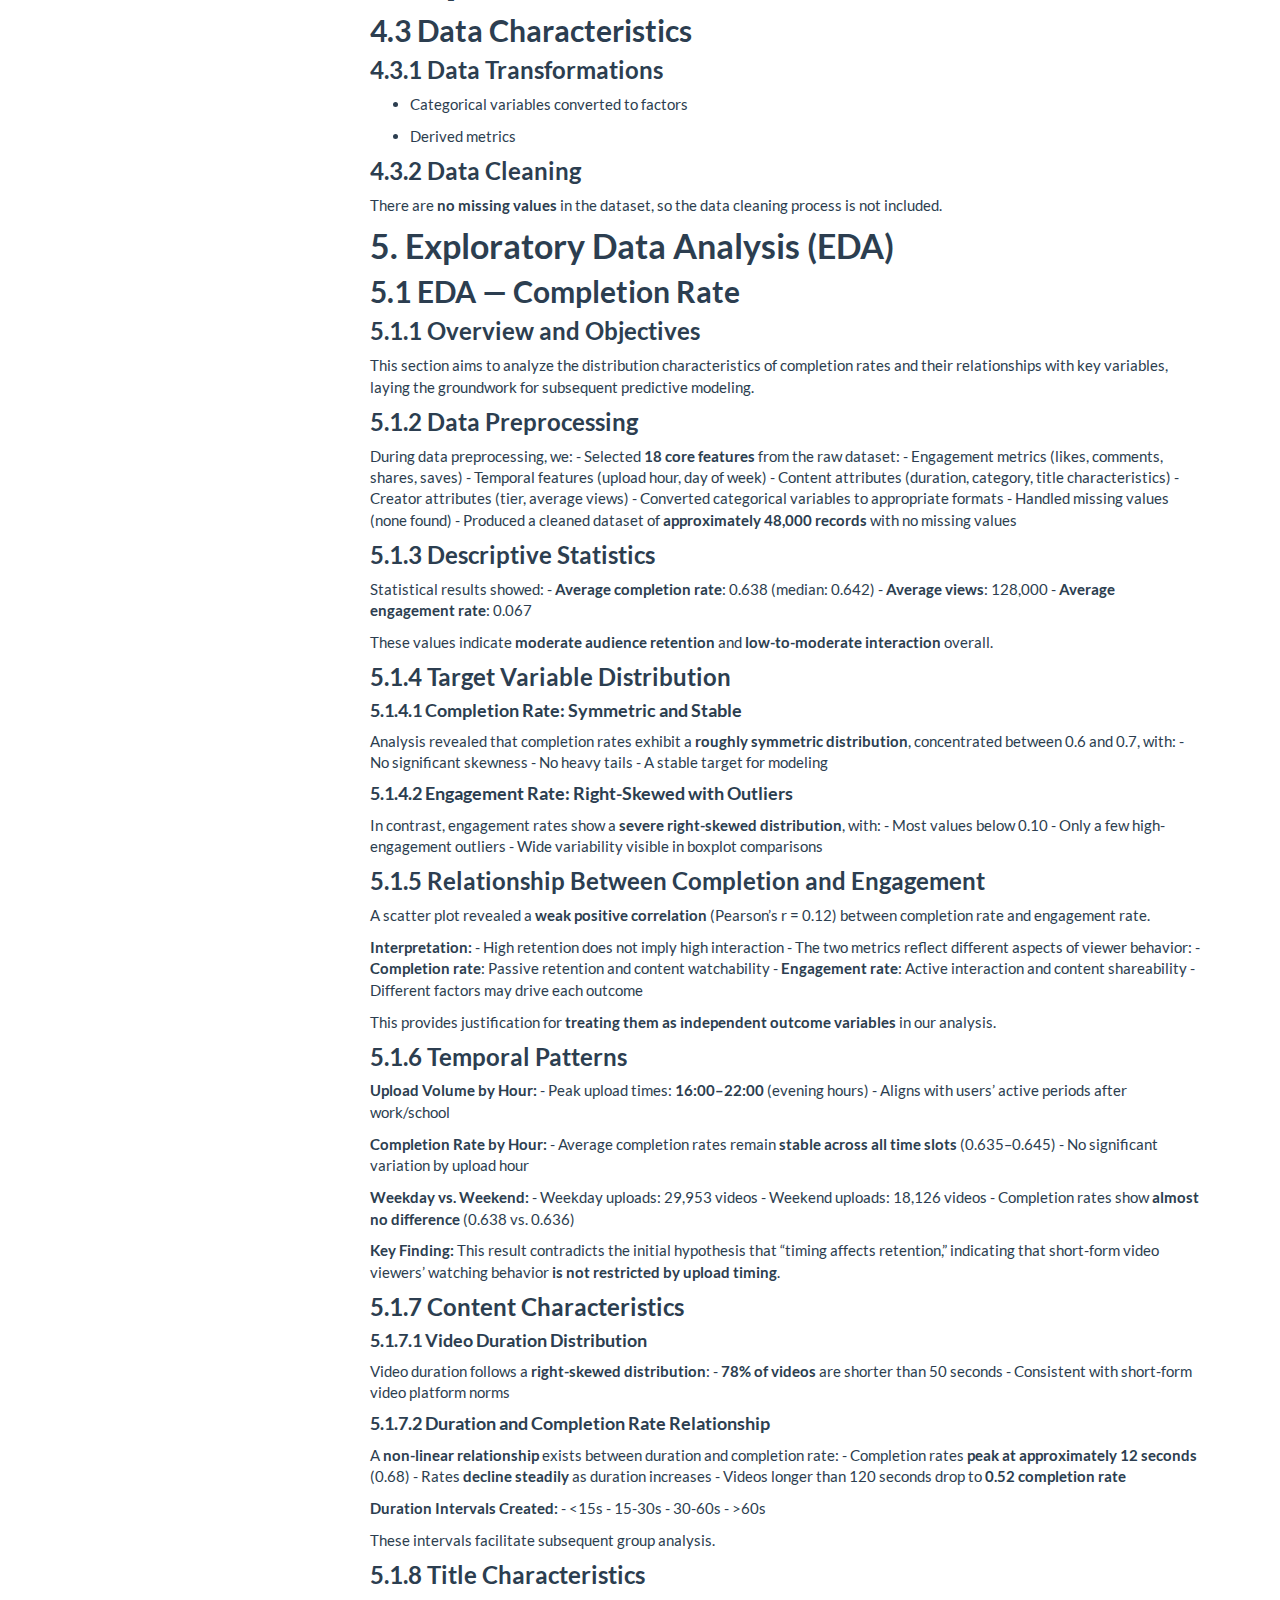
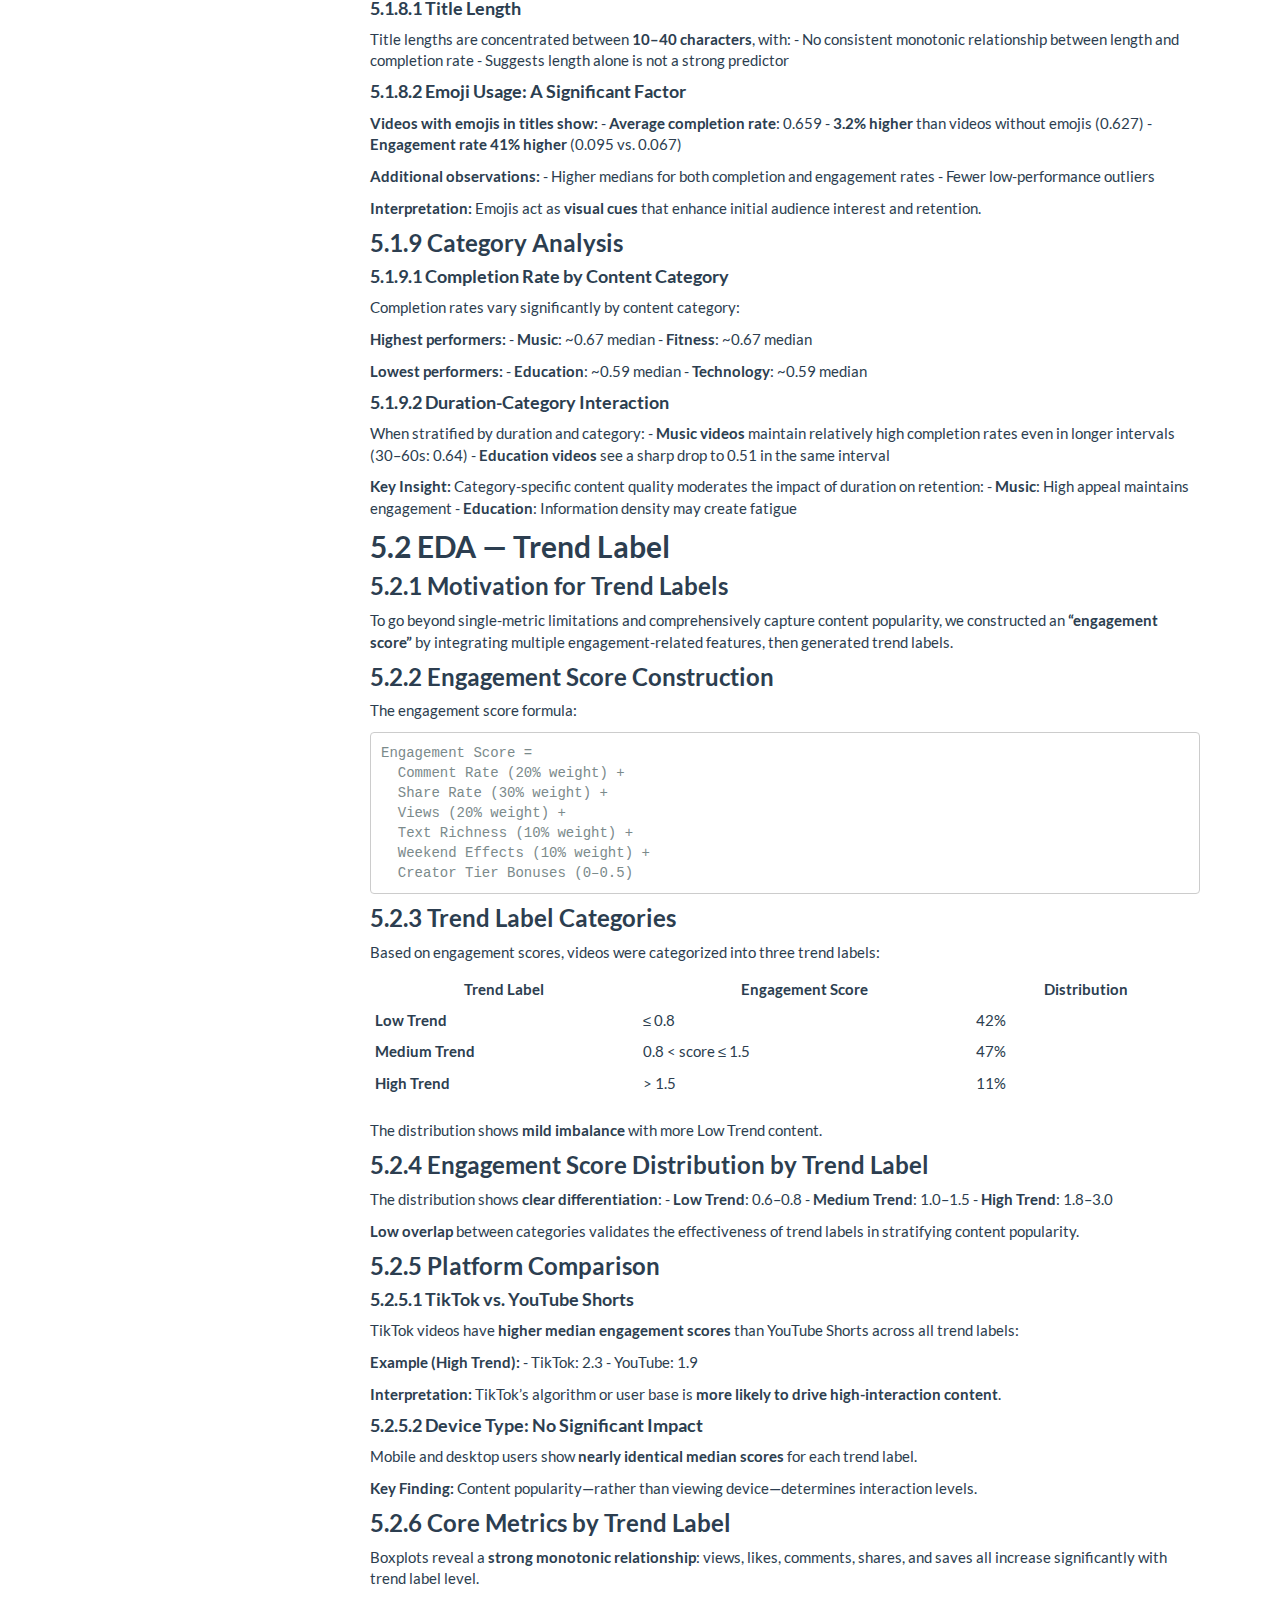
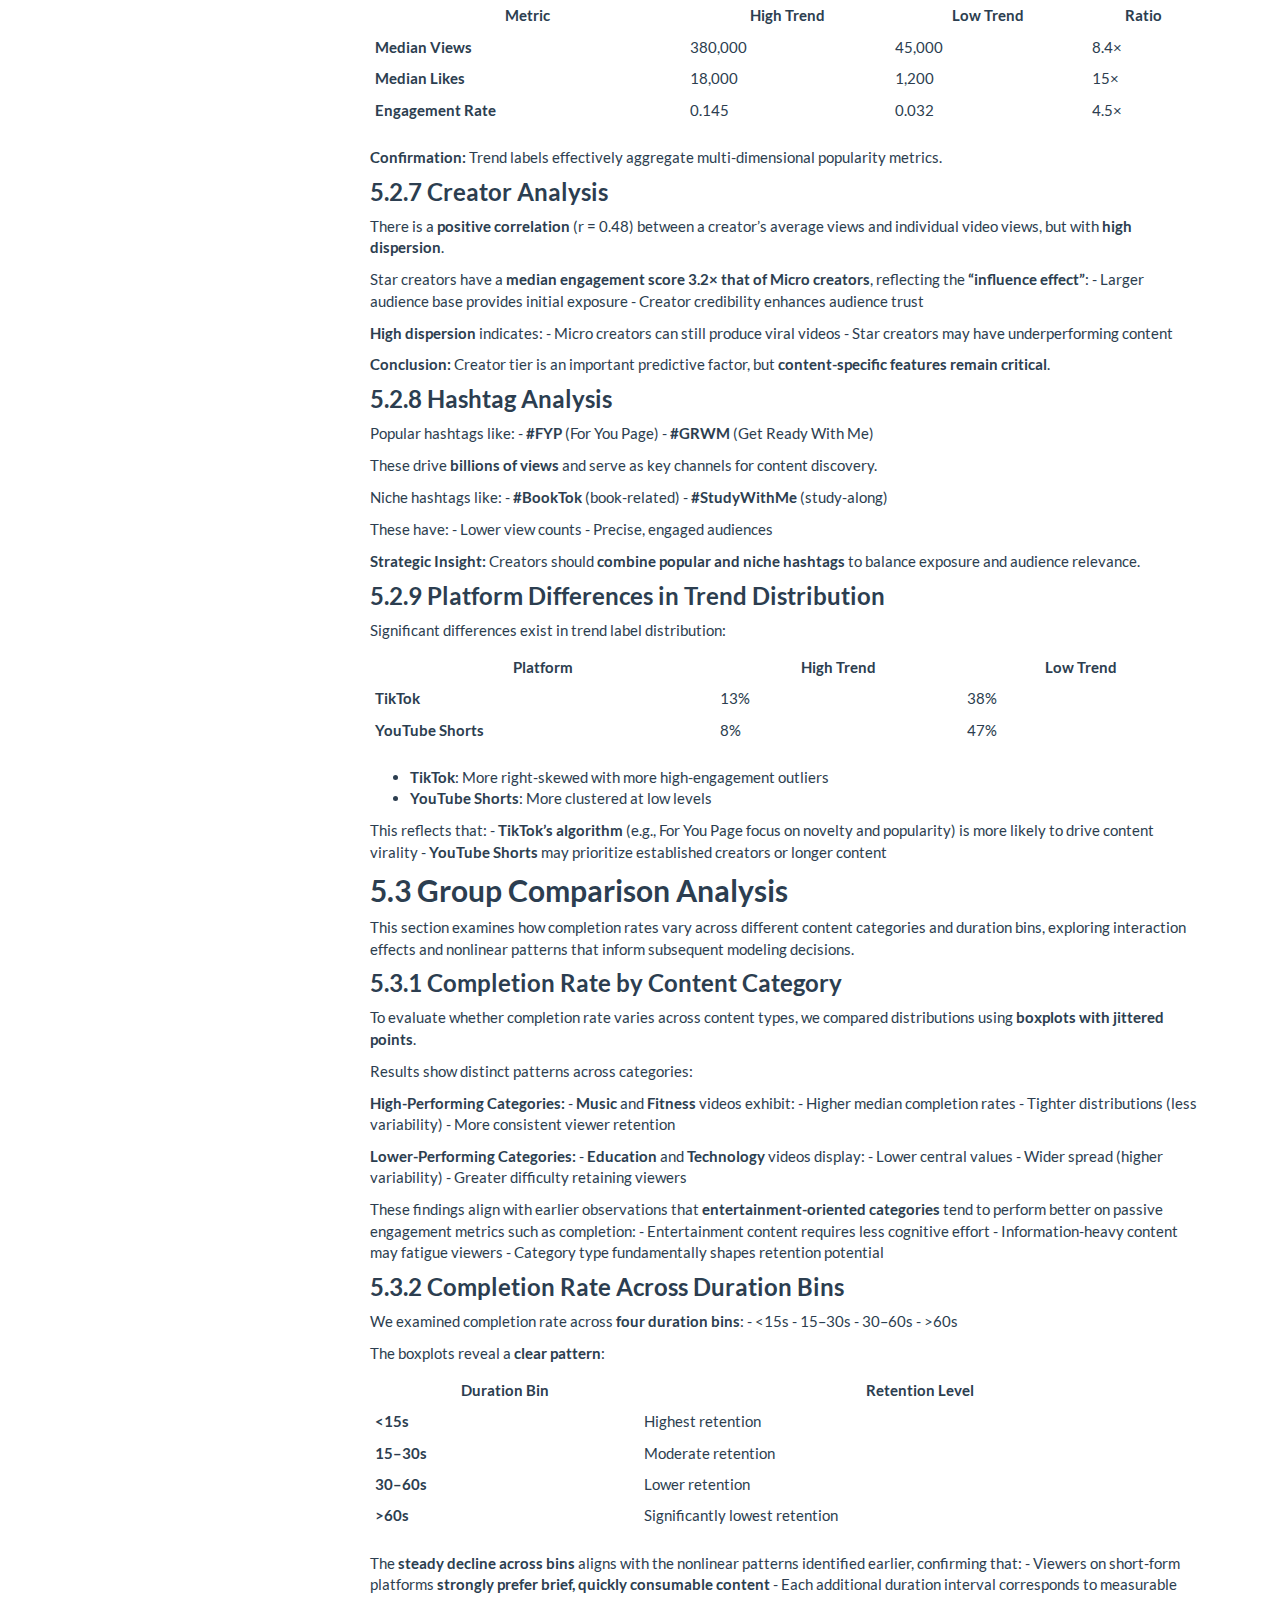
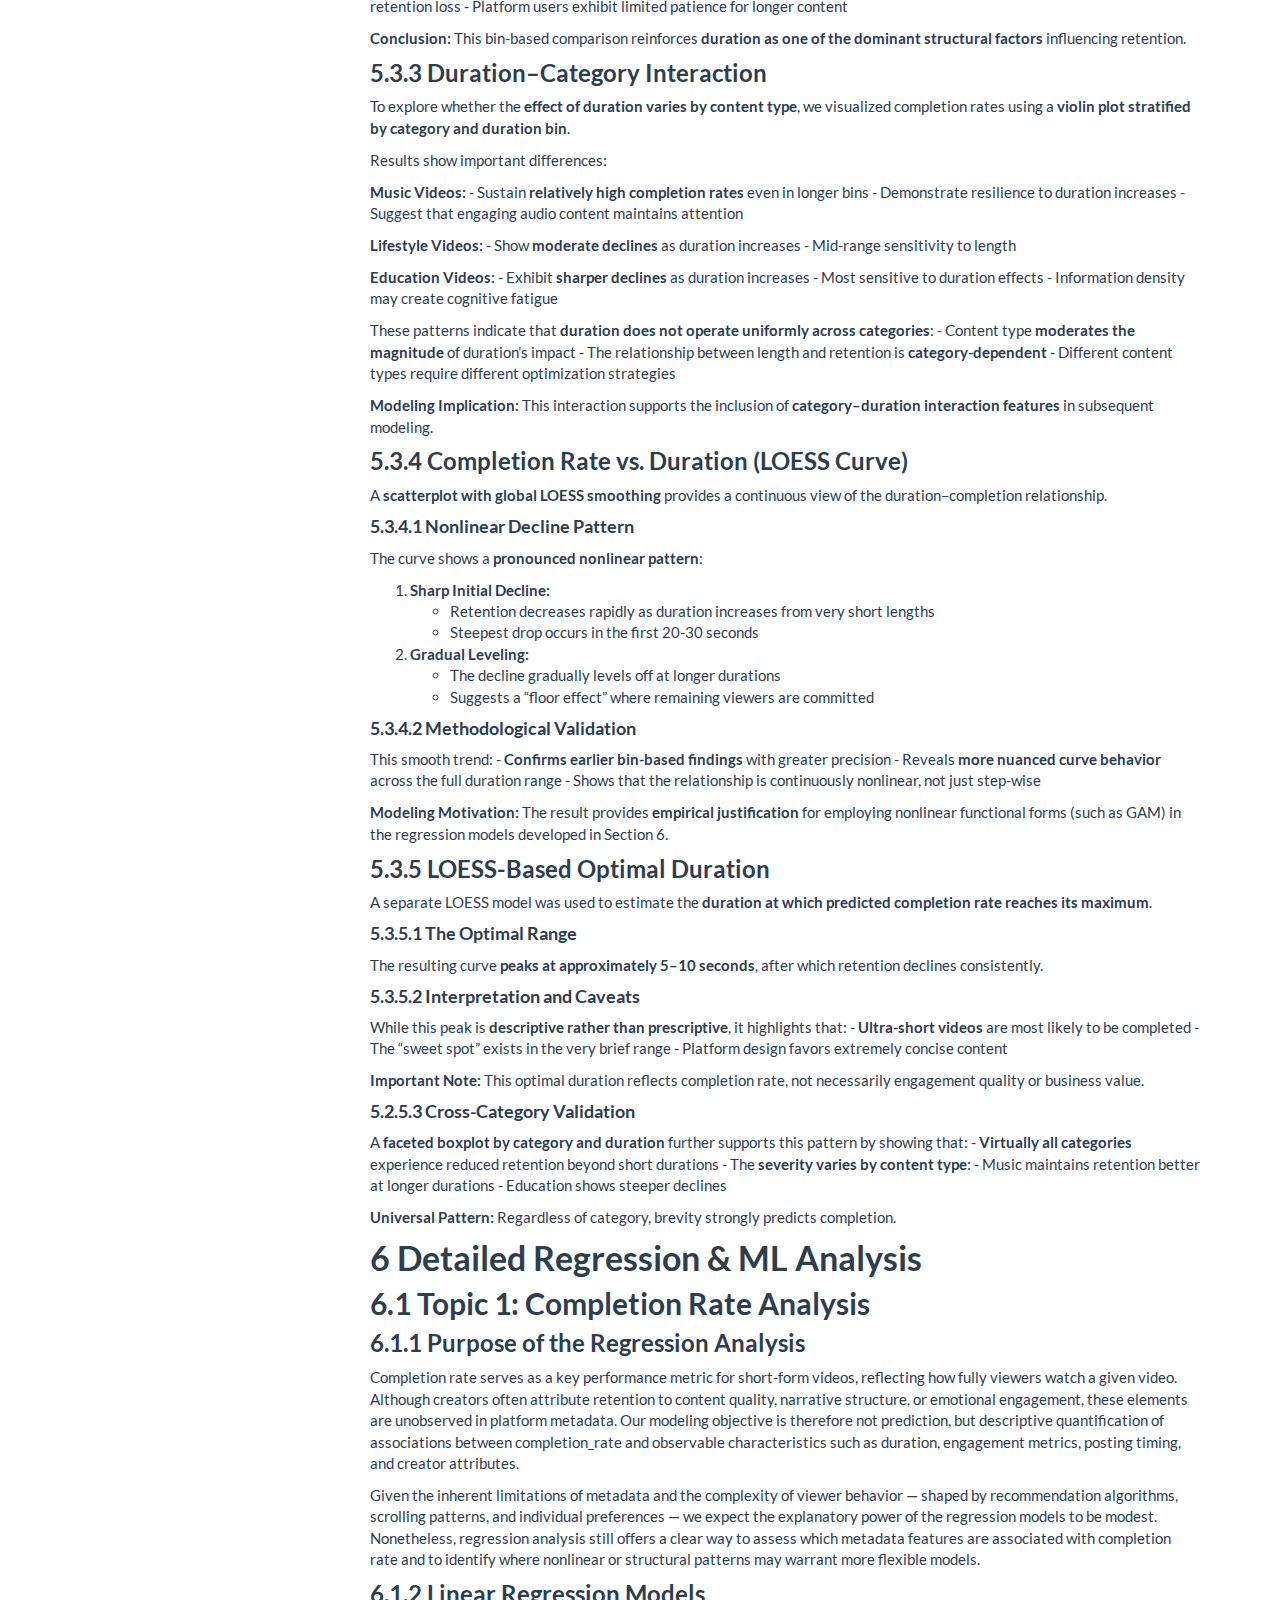
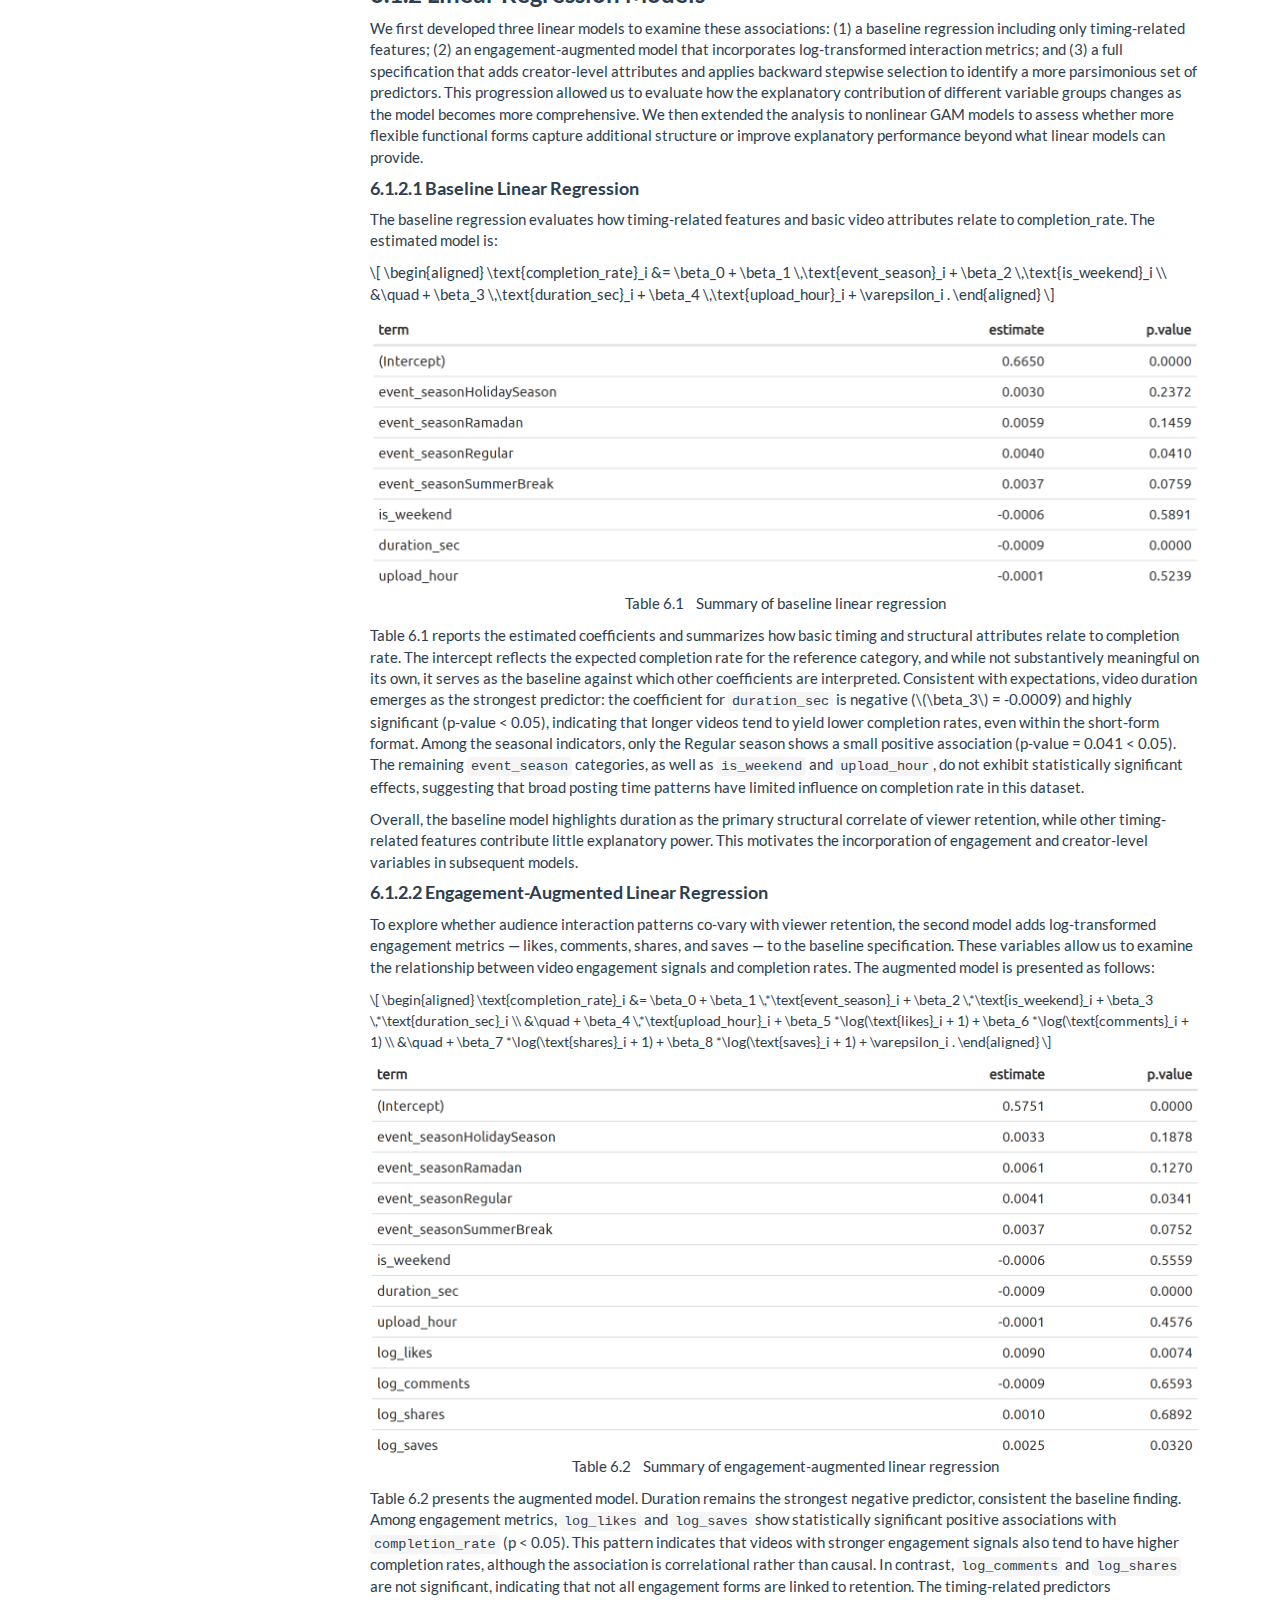
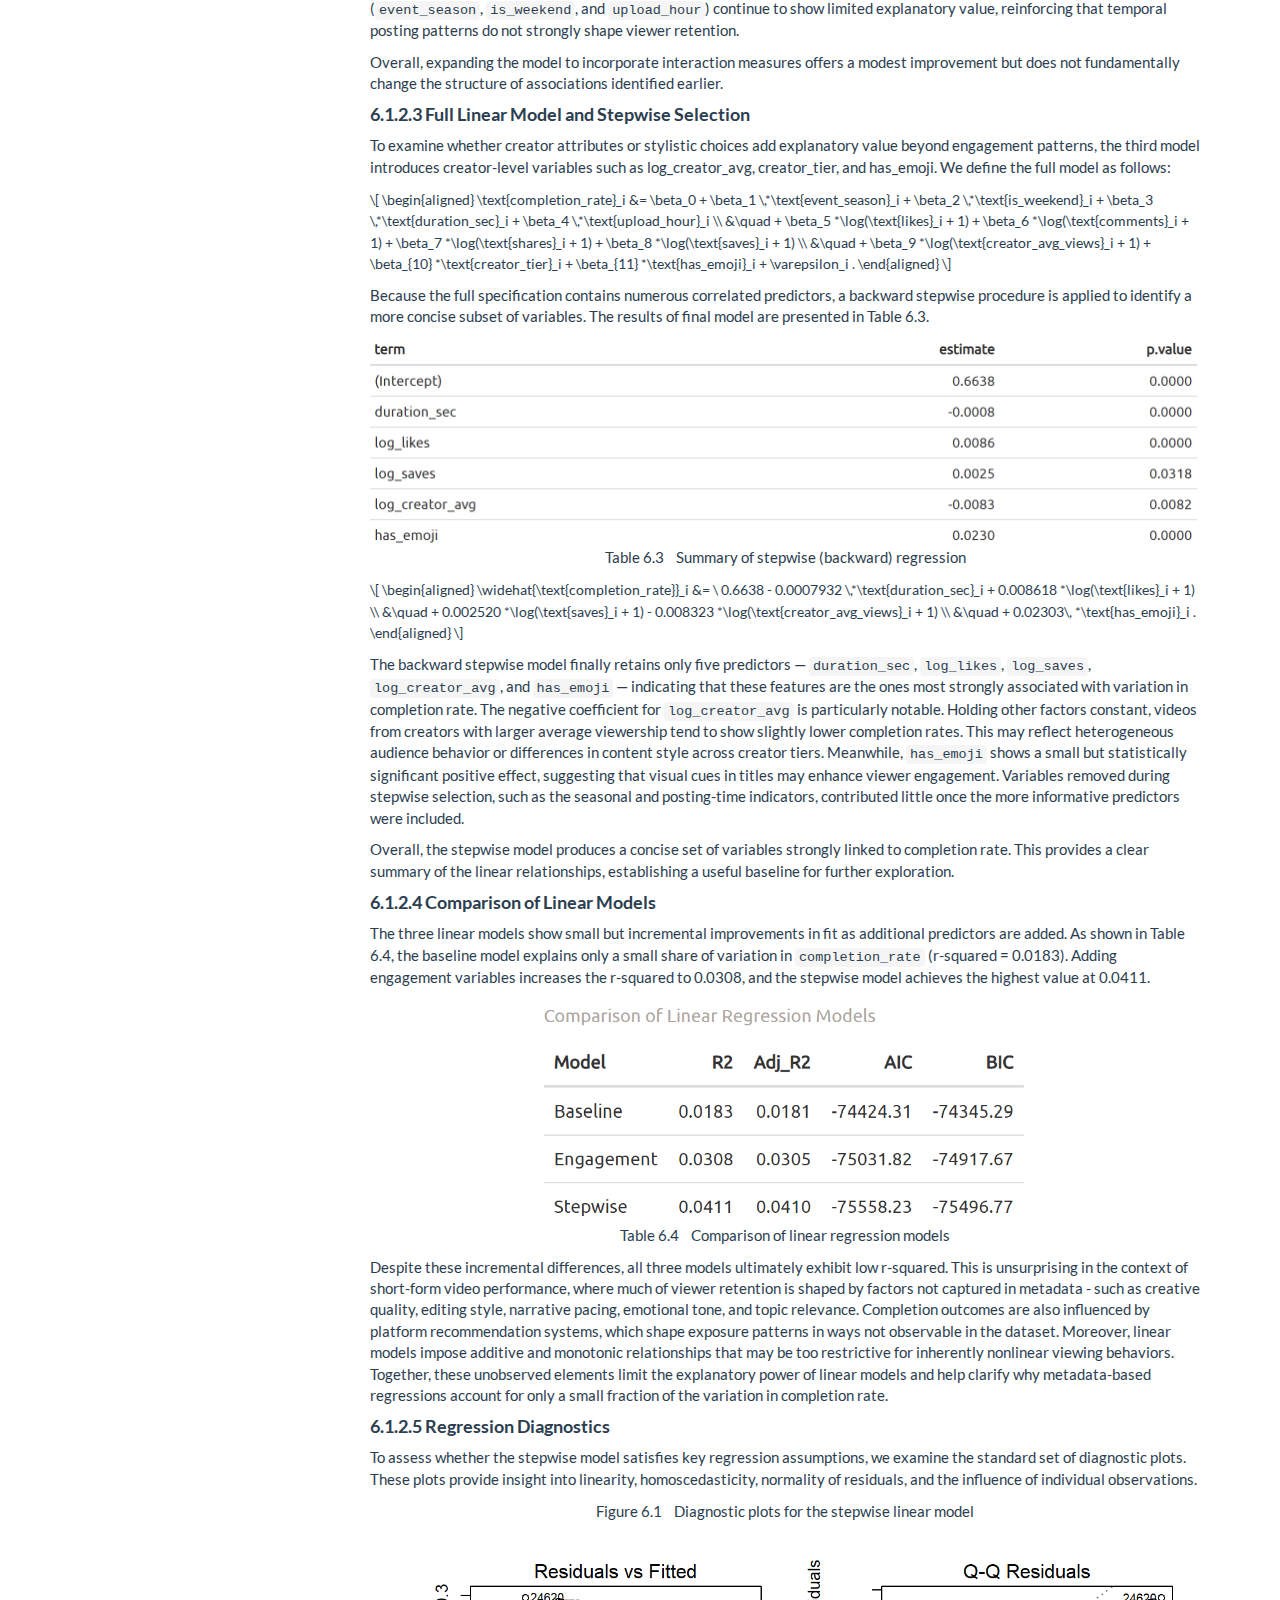
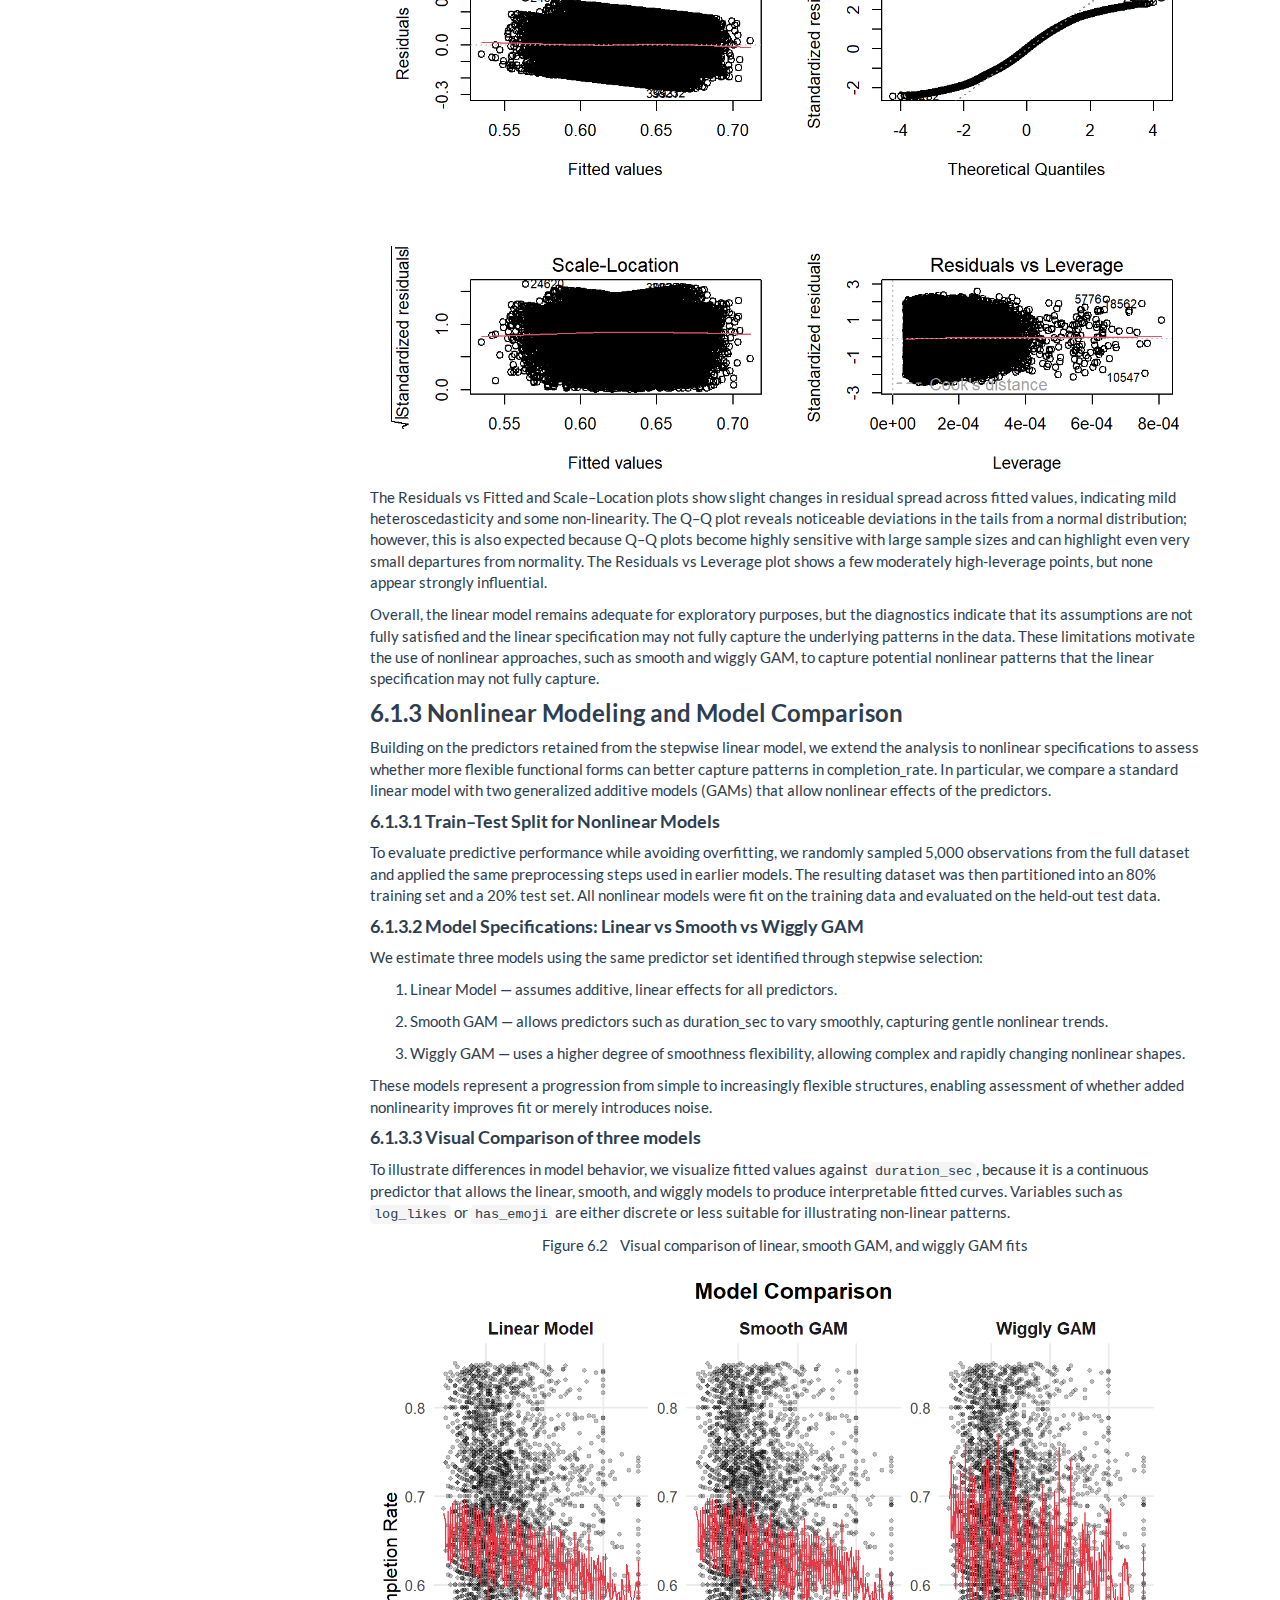
<file: report.html>
<!DOCTYPE html>

<html>

<head>

<meta charset="utf-8" />
<meta name="generator" content="pandoc" />
<meta http-equiv="X-UA-Compatible" content="IE=EDGE" />




<title>Short-Form Video Analytics: Completion Rate and Trend Prediction</title>

<script src="site_libs/header-attrs-2.29/header-attrs.js"></script>
<script src="site_libs/jquery-3.6.0/jquery-3.6.0.min.js"></script>
<meta name="viewport" content="width=device-width, initial-scale=1" />
<link href="site_libs/bootstrap-3.3.5/css/flatly.min.css" rel="stylesheet" />
<script src="site_libs/bootstrap-3.3.5/js/bootstrap.min.js"></script>
<script src="site_libs/bootstrap-3.3.5/shim/html5shiv.min.js"></script>
<script src="site_libs/bootstrap-3.3.5/shim/respond.min.js"></script>
<style>h1 {font-size: 34px;}
       h1.title {font-size: 38px;}
       h2 {font-size: 30px;}
       h3 {font-size: 24px;}
       h4 {font-size: 18px;}
       h5 {font-size: 16px;}
       h6 {font-size: 12px;}
       code {color: inherit; background-color: rgba(0, 0, 0, 0.04);}
       pre:not([class]) { background-color: white }</style>
<script src="site_libs/jqueryui-1.13.2/jquery-ui.min.js"></script>
<link href="site_libs/tocify-1.9.1/jquery.tocify.css" rel="stylesheet" />
<script src="site_libs/tocify-1.9.1/jquery.tocify.js"></script>
<script src="site_libs/navigation-1.1/tabsets.js"></script>
<script src="site_libs/navigation-1.1/codefolding.js"></script>
<link href="site_libs/highlightjs-9.12.0/textmate.css" rel="stylesheet" />
<script src="site_libs/highlightjs-9.12.0/highlight.js"></script>
<link href="site_libs/font-awesome-6.5.2/css/all.min.css" rel="stylesheet" />
<link href="site_libs/font-awesome-6.5.2/css/v4-shims.min.css" rel="stylesheet" />

<style type="text/css">
  code{white-space: pre-wrap;}
  span.smallcaps{font-variant: small-caps;}
  span.underline{text-decoration: underline;}
  div.column{display: inline-block; vertical-align: top; width: 50%;}
  div.hanging-indent{margin-left: 1.5em; text-indent: -1.5em;}
  ul.task-list{list-style: none;}
    </style>

<style type="text/css">code{white-space: pre;}</style>
<script type="text/javascript">
if (window.hljs) {
  hljs.configure({languages: []});
  hljs.initHighlightingOnLoad();
  if (document.readyState && document.readyState === "complete") {
    window.setTimeout(function() { hljs.initHighlighting(); }, 0);
  }
}
</script>









<style type = "text/css">
.main-container {
  max-width: 940px;
  margin-left: auto;
  margin-right: auto;
}
img {
  max-width:100%;
}
.tabbed-pane {
  padding-top: 12px;
}
.html-widget {
  margin-bottom: 20px;
}
button.code-folding-btn:focus {
  outline: none;
}
summary {
  display: list-item;
}
details > summary > p:only-child {
  display: inline;
}
pre code {
  padding: 0;
}
</style>


<style type="text/css">
.dropdown-submenu {
  position: relative;
}
.dropdown-submenu>.dropdown-menu {
  top: 0;
  left: 100%;
  margin-top: -6px;
  margin-left: -1px;
  border-radius: 0 6px 6px 6px;
}
.dropdown-submenu:hover>.dropdown-menu {
  display: block;
}
.dropdown-submenu>a:after {
  display: block;
  content: " ";
  float: right;
  width: 0;
  height: 0;
  border-color: transparent;
  border-style: solid;
  border-width: 5px 0 5px 5px;
  border-left-color: #cccccc;
  margin-top: 5px;
  margin-right: -10px;
}
.dropdown-submenu:hover>a:after {
  border-left-color: #adb5bd;
}
.dropdown-submenu.pull-left {
  float: none;
}
.dropdown-submenu.pull-left>.dropdown-menu {
  left: -100%;
  margin-left: 10px;
  border-radius: 6px 0 6px 6px;
}
</style>

<script type="text/javascript">
// manage active state of menu based on current page
$(document).ready(function () {
  // active menu anchor
  href = window.location.pathname
  href = href.substr(href.lastIndexOf('/') + 1)
  if (href === "")
    href = "index.html";
  var menuAnchor = $('a[href="' + href + '"]');

  // mark the anchor link active (and if it's in a dropdown, also mark that active)
  var dropdown = menuAnchor.closest('li.dropdown');
  if (window.bootstrap) { // Bootstrap 4+
    menuAnchor.addClass('active');
    dropdown.find('> .dropdown-toggle').addClass('active');
  } else { // Bootstrap 3
    menuAnchor.parent().addClass('active');
    dropdown.addClass('active');
  }

  // Navbar adjustments
  var navHeight = $(".navbar").first().height() + 15;
  var style = document.createElement('style');
  var pt = "padding-top: " + navHeight + "px; ";
  var mt = "margin-top: -" + navHeight + "px; ";
  var css = "";
  // offset scroll position for anchor links (for fixed navbar)
  for (var i = 1; i <= 6; i++) {
    css += ".section h" + i + "{ " + pt + mt + "}\n";
  }
  style.innerHTML = "body {" + pt + "padding-bottom: 40px; }\n" + css;
  document.head.appendChild(style);
});
</script>

<!-- tabsets -->

<style type="text/css">
.tabset-dropdown > .nav-tabs {
  display: inline-table;
  max-height: 500px;
  min-height: 44px;
  overflow-y: auto;
  border: 1px solid #ddd;
  border-radius: 4px;
}

.tabset-dropdown > .nav-tabs > li.active:before, .tabset-dropdown > .nav-tabs.nav-tabs-open:before {
  content: "\e259";
  font-family: 'Glyphicons Halflings';
  display: inline-block;
  padding: 10px;
  border-right: 1px solid #ddd;
}

.tabset-dropdown > .nav-tabs.nav-tabs-open > li.active:before {
  content: "\e258";
  font-family: 'Glyphicons Halflings';
  border: none;
}

.tabset-dropdown > .nav-tabs > li.active {
  display: block;
}

.tabset-dropdown > .nav-tabs > li > a,
.tabset-dropdown > .nav-tabs > li > a:focus,
.tabset-dropdown > .nav-tabs > li > a:hover {
  border: none;
  display: inline-block;
  border-radius: 4px;
  background-color: transparent;
}

.tabset-dropdown > .nav-tabs.nav-tabs-open > li {
  display: block;
  float: none;
}

.tabset-dropdown > .nav-tabs > li {
  display: none;
}
</style>

<!-- code folding -->
<style type="text/css">
.code-folding-btn { margin-bottom: 4px; }
</style>



<style type="text/css">

#TOC {
  margin: 25px 0px 20px 0px;
}
@media (max-width: 768px) {
#TOC {
  position: relative;
  width: 100%;
}
}

@media print {
.toc-content {
  /* see https://github.com/w3c/csswg-drafts/issues/4434 */
  float: right;
}
}

.toc-content {
  padding-left: 30px;
  padding-right: 40px;
}

div.main-container {
  max-width: 1200px;
}

div.tocify {
  width: 20%;
  max-width: 260px;
  max-height: 85%;
}

@media (min-width: 768px) and (max-width: 991px) {
  div.tocify {
    width: 25%;
  }
}

@media (max-width: 767px) {
  div.tocify {
    width: 100%;
    max-width: none;
  }
}

.tocify ul, .tocify li {
  line-height: 20px;
}

.tocify-subheader .tocify-item {
  font-size: 0.90em;
}

.tocify .list-group-item {
  border-radius: 0px;
}


</style>



</head>

<body>


<div class="container-fluid main-container">


<!-- setup 3col/9col grid for toc_float and main content  -->
<div class="row">
<div class="col-xs-12 col-sm-4 col-md-3">
<div id="TOC" class="tocify">
</div>
</div>

<div class="toc-content col-xs-12 col-sm-8 col-md-9">




<div class="navbar navbar-default  navbar-fixed-top" role="navigation">
  <div class="container">
    <div class="navbar-header">
      <button type="button" class="navbar-toggle collapsed" data-toggle="collapse" data-bs-toggle="collapse" data-target="#navbar" data-bs-target="#navbar">
        <span class="icon-bar"></span>
        <span class="icon-bar"></span>
        <span class="icon-bar"></span>
      </button>
      <a class="navbar-brand" href="index.html"></a>
    </div>
    <div id="navbar" class="navbar-collapse collapse">
      <ul class="nav navbar-nav">
        <li>
  <a href="index.html">Home</a>
</li>
      </ul>
      <ul class="nav navbar-nav navbar-right">
        <li>
  <a href="data.html">Data</a>
</li>
<li class="dropdown">
  <a href="#" class="dropdown-toggle" data-toggle="dropdown" role="button" data-bs-toggle="dropdown" aria-expanded="false">
    Topic 1
     
    <span class="caret"></span>
  </a>
  <ul class="dropdown-menu" role="menu">
    <li>
      <a href="topic1.html">EDA</a>
    </li>
    <li>
      <a href="regression_analysis.html">Regression Analysis</a>
    </li>
  </ul>
</li>
<li>
  <a href="topic2.html">Topic 2</a>
</li>
<li>
  <a href="report.html">Report</a>
</li>
<li>
  <a href="https://github.com/XintongZhao06">
    <span class="fa fa-github fa-lg"></span>
     
  </a>
</li>
      </ul>
    </div><!--/.nav-collapse -->
  </div><!--/.container -->
</div><!--/.navbar -->

<div id="header">

<div class="btn-group pull-right float-right">
<button type="button" class="btn btn-default btn-xs btn-secondary btn-sm dropdown-toggle" data-toggle="dropdown" data-bs-toggle="dropdown" aria-haspopup="true" aria-expanded="false"><span>Code</span> <span class="caret"></span></button>
<ul class="dropdown-menu dropdown-menu-right" style="min-width: 50px;">
<li><a id="rmd-show-all-code" href="#">Show All Code</a></li>
<li><a id="rmd-hide-all-code" href="#">Hide All Code</a></li>
</ul>
</div>



<h1 class="title toc-ignore">Short-Form Video Analytics: Completion Rate
and Trend Prediction</h1>

</div>


<div id="abstract" class="section level1">
<h1><strong>0. Abstract</strong></h1>
<p>This project investigates two key aspects of short-form video
performance: <strong>completion rate</strong> (viewer retention) and
<strong>trend label prediction</strong> (video popularity level).</p>
<p>Using a curated dataset of nearly 50,000 TikTok and YouTube Shorts
videos, we:</p>
<ol style="list-style-type: decimal">
<li><strong>Conduct extensive exploratory analysis</strong> to
characterize distributions, temporal patterns, and content-level
differences</li>
<li><strong>Develop regression models</strong> examining metadata
features—duration, engagement metrics, creator tier, and stylistic
attributes—and their statistical associations with completion rate</li>
<li><strong>Build machine learning models</strong> to predict trend
labels constructed from weighted engagement scores</li>
</ol>
<div id="key-findings" class="section level2">
<h2><strong>0.1 Key Findings</strong></h2>
<p><strong>Completion Rate Analysis:</strong> Duration emerges as the
strongest correlate of retention, while overall explanatory power
remains low due to unobserved creative and algorithmic factors.</p>
<p><strong>Trend Prediction:</strong> Gradient Boosting yields the
highest performance across accuracy, F1, and cross-validation metrics,
successfully distinguishing low, medium, and high-trend content through
platform–tier dynamics, regional differences, and engagement
velocity.</p>
</div>
<div id="contributions" class="section level2">
<h2><strong>0.2 Contributions</strong></h2>
<p>This project offers a dual contribution: - <strong>Descriptive
insights</strong> into structural factors influencing viewer retention -
<strong>A practical framework</strong> for predicting video popularity
using platform metadata</p>
<p>Limitations related to metadata coverage, content heterogeneity, and
synthetic data generation are discussed, along with directions for
future multimodal and time-aware modeling.</p>
</div>
</div>
<div id="motivation" class="section level1">
<h1><strong>1. Motivation</strong></h1>
<p>Short-form platforms such as TikTok and YouTube Shorts generate
massive volumes of user interaction data. Understanding patterns that
drive <strong>completion rate</strong> (viewer retention) and
<strong>trend label</strong> (video popularity) provides insight into
content performance and optimization strategies.</p>
<p>As competition for user attention intensifies and platform algorithms
become increasingly opaque, identifying measurable, metadata-based
signals of performance becomes both practically valuable and
analytically challenging.</p>
<div id="research-questions" class="section level2">
<h2><strong>1.1 Research Questions</strong></h2>
<p>Our project is motivated by two central questions:</p>
<div
id="which-video-attributes-show-statistical-associations-with-completion-rate"
class="section level3">
<h3><strong>1.1.1 Which video attributes show statistical associations
with completion rate?</strong></h3>
<p>Completion rate is one of the most direct indicators of viewer
interest, yet it is also shaped by unobserved content qualities such as:
- Pacing and narrative structure - Editing style and visual quality -
Emotional engagement - Algorithmic exposure patterns</p>
<p>By examining observable metadata—including duration, engagement
metrics, posting timing, and creator attributes—we aim to understand
which elements have consistent and interpretable associations with
retention.</p>
<blockquote>
<p><strong>Note:</strong> Rather than predicting retention with high
accuracy, our goal is to clarify how and why certain structural
attributes relate to viewer behavior.</p>
</blockquote>
</div>
<div
id="can-trend-labels-be-predicted-from-metadata-using-machine-learning"
class="section level3">
<h3><strong>1.1.2 Can trend labels be predicted from metadata using
machine learning?</strong></h3>
<p>Emerging trends on short-form platforms are influenced by: - Social
contagion dynamics - Algorithmic amplification - Cross-platform cultural
patterns</p>
<p>Trend labels, constructed from multi-dimensional engagement metrics,
provide an alternative perspective on video performance that may be more
predictable than completion rate. This motivates our second line of
inquiry: whether machine-learning models can effectively classify videos
into <strong>Low, Medium, and High Trend</strong> categories using
platform- and creator-level metadata, interaction features, and designed
engagement metrics.</p>
</div>
</div>
<div id="methodological-approach" class="section level2">
<h2><strong>1.2 Methodological Approach</strong></h2>
<p>Beyond these two questions, the project is guided by a broader
methodological motivation: <strong>to understand the limits and
possibilities of metadata analytics</strong> in a domain dominated by
creative expression, algorithmic influence, and rapidly evolving user
behavior.</p>
<div id="why-completion-rate-is-challenging" class="section level3">
<h3><strong>1.2.1 Why Completion Rate is Challenging</strong></h3>
<p>Completion rate, by its nature, is tightly linked to content
quality—which is not directly observable—so we anticipate low
explanatory power from statistical models. This expectation shapes our
approach: instead of treating prediction as the primary objective, we
emphasize: - Descriptive modeling - Structural pattern identification -
Model interpretability</p>
</div>
<div id="why-trend-prediction-may-work-better" class="section level3">
<h3><strong>1.2.2 Why Trend Prediction May Work Better</strong></h3>
<p>The shift to trend prediction acknowledges that some aspects of video
popularity may be more amenable to machine learning. Engagement-driven
trend labels: - Capture richer behavioral signals than completion rate
alone - May reveal platform-level dynamics that metadata can
meaningfully approximate</p>
</div>
</div>
<div id="project-vision" class="section level2">
<h2><strong>1.3 Project Vision</strong></h2>
<p>Overall, the project is driven by a desire to <strong>bridge
interpretability and predictability</strong>, examining what metadata
can reveal about short-form video performance—and where its limitations
begin.</p>
</div>
</div>
<div id="related-work" class="section level1">
<h1><strong>2. Related Work</strong></h1>
<p>This project focuses on completion rate analysis and trend prediction
for short-form videos, drawing inspiration from practical research in
the short-form video field, industry reports, and class discussions.</p>
<div id="academic-research-foundations" class="section level2">
<h2><strong>2.1 Academic Research Foundations</strong></h2>
<div id="short-video-engagement-dynamics" class="section level3">
<h3><strong>2.1.1 Short-Video Engagement Dynamics</strong></h3>
<p>Key insights include studies on TikTok and YouTube Shorts
performance, which identify <strong>video duration</strong> and
<strong>upload timing</strong> as critical factors influencing
completion rates. These findings guided the focus on temporal patterns
and content characteristics in our Exploratory Data Analysis (EDA).</p>
</div>
<div id="engagement-rate-distributions" class="section level3">
<h3><strong>2.1.2 Engagement Rate Distributions</strong></h3>
<p>Research on short-video metrics notes that engagement rates exhibit
<strong>skewed distributions</strong>, consistent with our observation
of right-skewed engagement rates. This supports the use of
<strong>logarithmic transformations</strong> for modeling.</p>
</div>
</div>
<div id="industry-resources" class="section level2">
<h2><strong>2.2 Industry Resources</strong></h2>
<p>Industry resources played a vital role in shaping our approach:</p>
<ul>
<li><strong>Short-form video datasets</strong> from Kaggle provided
structural templates</li>
<li><strong>Platform-specific reports</strong> (e.g., TikTok Creator
Trend Reports) informed feature selection, such as:
<ul>
<li>Creator tiers</li>
<li>Hashtag performance metrics</li>
<li>Platform-specific engagement patterns</li>
</ul></li>
</ul>
</div>
<div id="methodological-guidance-from-coursework"
class="section level2">
<h2><strong>2.3 Methodological Guidance from Coursework</strong></h2>
<div id="handling-imbalanced-data" class="section level3">
<h3><strong>2.3.1 Handling Imbalanced Data</strong></h3>
<p>Class discussions on predictive modeling for imbalanced data led to
the adoption of: - <strong>Weighted F1-scores</strong> for evaluation -
<strong>Stratified cross-validation</strong> to address uneven
distribution of trend labels (Low/Medium/High)</p>
</div>
<div id="eda-best-practices" class="section level3">
<h3><strong>2.3.2 EDA Best Practices</strong></h3>
<p>Courses on EDA best practices guided the development of a systematic
analytical framework, prioritizing: 1. Analysis of key metrics 2.
Temporal pattern identification 3. Platform difference characterization
4. Model development informed by exploratory insights</p>
</div>
</div>
<div id="project-evolution" class="section level2">
<h2><strong>2.4 Project Evolution</strong></h2>
<div id="initial-focus-completion-rate-prediction"
class="section level3">
<h3><strong>2.4.1 Initial Focus: Completion Rate
Prediction</strong></h3>
<p>The project initially planned to focus solely on completion rate
prediction using standard regression and machine learning
approaches.</p>
</div>
<div id="pivot-to-multi-metric-analysis" class="section level3">
<h3><strong>2.4.2 Pivot to Multi-Metric Analysis</strong></h3>
<p>This adjustment stemmed from insights from <strong>multi-metric
engagement scoring frameworks</strong>—combining comments, shares, and
views provides a more comprehensive reflection of content popularity
than completion rate alone.</p>
</div>
<div id="platform-specific-behavior" class="section level3">
<h3><strong>2.4.3 Platform-Specific Behavior</strong></h3>
<p>Research on platform-specific user behavior led to the addition of
<strong>interaction features</strong> (e.g., platform-creator tier
combinations) in feature engineering, as engagement drivers differ
between platforms like TikTok and YouTube Shorts.</p>
</div>
</div>
<div id="integration-of-external-experience" class="section level2">
<h2><strong>2.5 Integration of External Experience</strong></h2>
<p>These adjustments are based on the integration of external
experience, aiming to enhance the project’s: - <strong>Practical
applicability</strong> for content creators and platforms -
<strong>Predictive accuracy</strong> through informed feature
engineering - <strong>Analytical rigor</strong> through methodologically
sound approaches</p>
</div>
</div>
<div id="initial-questions-and-project-evolution"
class="section level1">
<h1><strong>3. Initial Questions and Project Evolution</strong></h1>
<div id="starting-point-focus-on-completion-rate"
class="section level2">
<h2><strong>3.1 Starting Point: Focus on Completion Rate</strong></h2>
<p>The project began with an interest in understanding viewer retention
by examining completion rate. Our initial plan included:</p>
<ol style="list-style-type: decimal">
<li><strong>Exploratory data analysis</strong> to identify patterns and
relationships</li>
<li><strong>Regression modeling</strong> to quantify associations
between metadata and retention</li>
<li><strong>Machine learning models</strong> to evaluate predictive
performance</li>
</ol>
</div>
<div id="the-reality-check-low-predictability" class="section level2">
<h2><strong>3.2 The Reality Check: Low Predictability</strong></h2>
<p>Early results revealed a critical finding: <strong>completion rate
was extremely difficult to predict</strong>, even when more flexible
machine learning models were applied.</p>
<p>This outcome suggested that completion behavior is strongly driven by
<strong>unobserved factors</strong> such as: - Creative quality and
production value - Narrative pacing and emotional resonance - Visual
aesthetics and editing techniques - Algorithmic recommendation exposure
- Individual viewer preferences and context</p>
<p>These elements are not present in metadata and fundamentally limit
predictive power.</p>
</div>
<div id="strategic-pivot-from-prediction-to-description"
class="section level2">
<h2><strong>3.3 Strategic Pivot: From Prediction to
Description</strong></h2>
<p>As a result, completion rate was treated <strong>only as a
descriptive target</strong>, and the focus shifted to: -
<strong>Exploratory identification</strong> of structural associations -
<strong>Interpretable quantification</strong> of relationships between
observable features and retention - <strong>Understanding
limitations</strong> of metadata-based modeling</p>
<p>Rather than forcing predictive accuracy, we embraced a more modest
and scientifically appropriate goal: <strong>understanding what metadata
can and cannot tell us</strong> about viewer behavior.</p>
</div>
<div id="expanding-scope-the-search-for-predictable-targets"
class="section level2">
<h2><strong>3.4 Expanding Scope: The Search for Predictable
Targets</strong></h2>
<p>These findings prompted us to adjust the scope of our research. Since
metadata did not explain view completion rates well, we began to
consider whether <strong>other performance metrics were more suitable
for prediction</strong>.</p>
<p><strong>Trend labels</strong> emerged as a suitable alternative
because they:</p>
<ol style="list-style-type: decimal">
<li><strong>Capture platform-level dynamics</strong> rather than
individual viewing decisions</li>
<li><strong>Rely on multiple engagement signals</strong> (comments,
shares, saves, views) rather than a single metric</li>
<li><strong>May be less dependent</strong> on unobserved content
attributes</li>
<li><strong>Reflect cumulative social behavior</strong> that metadata
might better approximate</li>
</ol>
</div>
<div id="the-second-research-focus" class="section level2">
<h2><strong>3.5 The Second Research Focus</strong></h2>
<p>This consideration led to the second part of the project, which
examines <strong>the extent to which trend labels can be predicted using
machine learning methods</strong>.</p>
</div>
<div id="reflection-on-evolution" class="section level2">
<h2><strong>3.6 Reflection on Evolution</strong></h2>
<p>The evolution of these research questions reflects a growing
understanding of both: - <strong>The strengths of metadata
analytics</strong>: identifying structural patterns and platform
differences - <strong>The limits of metadata analytics</strong>:
capturing creative quality and individual viewer behavior</p>
<p>This adaptive approach demonstrates scientific maturity—recognizing
when initial hypotheses need revision and pivoting to more tractable and
meaningful research questions.</p>
</div>
</div>
<div id="data" class="section level1">
<h1><strong>4 Data</strong></h1>
<div id="source-information" class="section level2">
<h2><strong>4.1 Source Information</strong></h2>
<ul>
<li><p><strong>Platform</strong>: <a
href="https://www.kaggle.com/datasets/tarekmasryo/youtube-shorts-and-tiktok-trends-2025">Kaggle</a></p></li>
<li><p><strong>Dataset Type</strong>: Social media analytics,
synthetic/curated dataset</p></li>
<li><p><strong>Size</strong>: ~50,000 video records</p></li>
<li><p><strong>Time Period</strong>: 2025 (January-September)</p></li>
</ul>
</div>
<div id="key-variables" class="section level2">
<h2><strong>4.2 Key Variables</strong></h2>
<div id="engagement-metrics" class="section level3">
<h3><strong>4.2.1 Engagement Metrics</strong></h3>
<ul>
<li><p><strong>views</strong>: Total views count</p></li>
<li><p><strong>likes</strong>: Likes count</p></li>
<li><p><strong>comments</strong>: Comments count</p></li>
<li><p><strong>shares</strong>: Shares count</p></li>
<li><p><strong>saves</strong>: Saves count</p></li>
<li><p><strong>completion_rate</strong>:
<code>avg_watch_time_sec / duration_sec</code></p></li>
<li><p><strong>engagement_rate</strong>:
<code>(likes+comments+shares+saves) / views</code></p></li>
</ul>
</div>
<div id="classification-target-variables" class="section level3">
<h3><strong>4.2.2 Classification &amp; Target Variables</strong></h3>
<ul>
<li><p><strong>completion_rate</strong></p></li>
<li><p><strong>trend_label</strong></p></li>
</ul>
</div>
</div>
<div id="data-characteristics" class="section level2">
<h2><strong>4.3 Data Characteristics</strong></h2>
<div id="data-transformations" class="section level3">
<h3><strong>4.3.1 Data Transformations</strong></h3>
<ul>
<li><p>Categorical variables converted to factors</p></li>
<li><p>Derived metrics</p></li>
</ul>
</div>
<div id="data-cleaning" class="section level3">
<h3><strong>4.3.2 Data Cleaning</strong></h3>
<p>There are <strong>no missing values</strong> in the dataset, so the
data cleaning process is not included.</p>
</div>
</div>
</div>
<div id="exploratory-data-analysis-eda" class="section level1">
<h1><strong>5. Exploratory Data Analysis (EDA)</strong></h1>
<div id="eda-completion-rate" class="section level2">
<h2><strong>5.1 EDA — Completion Rate</strong></h2>
<div id="overview-and-objectives" class="section level3">
<h3><strong>5.1.1 Overview and Objectives</strong></h3>
<p>This section aims to analyze the distribution characteristics of
completion rates and their relationships with key variables, laying the
groundwork for subsequent predictive modeling.</p>
</div>
<div id="data-preprocessing" class="section level3">
<h3><strong>5.1.2 Data Preprocessing</strong></h3>
<p>During data preprocessing, we: - Selected <strong>18 core
features</strong> from the raw dataset: - Engagement metrics (likes,
comments, shares, saves) - Temporal features (upload hour, day of week)
- Content attributes (duration, category, title characteristics) -
Creator attributes (tier, average views) - Converted categorical
variables to appropriate formats - Handled missing values (none found) -
Produced a cleaned dataset of <strong>approximately 48,000
records</strong> with no missing values</p>
</div>
<div id="descriptive-statistics" class="section level3">
<h3><strong>5.1.3 Descriptive Statistics</strong></h3>
<p>Statistical results showed: - <strong>Average completion
rate</strong>: 0.638 (median: 0.642) - <strong>Average views</strong>:
128,000 - <strong>Average engagement rate</strong>: 0.067</p>
<p>These values indicate <strong>moderate audience retention</strong>
and <strong>low-to-moderate interaction</strong> overall.</p>
</div>
<div id="target-variable-distribution" class="section level3">
<h3><strong>5.1.4 Target Variable Distribution</strong></h3>
<div id="completion-rate-symmetric-and-stable" class="section level4">
<h4><strong>5.1.4.1 Completion Rate: Symmetric and Stable</strong></h4>
<p>Analysis revealed that completion rates exhibit a <strong>roughly
symmetric distribution</strong>, concentrated between 0.6 and 0.7, with:
- No significant skewness - No heavy tails - A stable target for
modeling</p>
</div>
<div id="engagement-rate-right-skewed-with-outliers"
class="section level4">
<h4><strong>5.1.4.2 Engagement Rate: Right-Skewed with
Outliers</strong></h4>
<p>In contrast, engagement rates show a <strong>severe right-skewed
distribution</strong>, with: - Most values below 0.10 - Only a few
high-engagement outliers - Wide variability visible in boxplot
comparisons</p>
</div>
</div>
<div id="relationship-between-completion-and-engagement"
class="section level3">
<h3><strong>5.1.5 Relationship Between Completion and
Engagement</strong></h3>
<p>A scatter plot revealed a <strong>weak positive correlation</strong>
(Pearson’s r = 0.12) between completion rate and engagement rate.</p>
<p><strong>Interpretation:</strong> - High retention does not imply high
interaction - The two metrics reflect different aspects of viewer
behavior: - <strong>Completion rate</strong>: Passive retention and
content watchability - <strong>Engagement rate</strong>: Active
interaction and content shareability - Different factors may drive each
outcome</p>
<p>This provides justification for <strong>treating them as independent
outcome variables</strong> in our analysis.</p>
</div>
<div id="temporal-patterns" class="section level3">
<h3><strong>5.1.6 Temporal Patterns</strong></h3>
<p><strong>Upload Volume by Hour:</strong> - Peak upload times:
<strong>16:00–22:00</strong> (evening hours) - Aligns with users’ active
periods after work/school</p>
<p><strong>Completion Rate by Hour:</strong> - Average completion rates
remain <strong>stable across all time slots</strong> (0.635–0.645) - No
significant variation by upload hour</p>
<p><strong>Weekday vs. Weekend:</strong> - Weekday uploads: 29,953
videos - Weekend uploads: 18,126 videos - Completion rates show
<strong>almost no difference</strong> (0.638 vs. 0.636)</p>
<p><strong>Key Finding:</strong> This result contradicts the initial
hypothesis that “timing affects retention,” indicating that short-form
video viewers’ watching behavior <strong>is not restricted by upload
timing</strong>.</p>
</div>
<div id="content-characteristics" class="section level3">
<h3><strong>5.1.7 Content Characteristics</strong></h3>
<div id="video-duration-distribution" class="section level4">
<h4><strong>5.1.7.1 Video Duration Distribution</strong></h4>
<p>Video duration follows a <strong>right-skewed distribution</strong>:
- <strong>78% of videos</strong> are shorter than 50 seconds -
Consistent with short-form video platform norms</p>
</div>
<div id="duration-and-completion-rate-relationship"
class="section level4">
<h4><strong>5.1.7.2 Duration and Completion Rate
Relationship</strong></h4>
<p>A <strong>non-linear relationship</strong> exists between duration
and completion rate: - Completion rates <strong>peak at approximately 12
seconds</strong> (0.68) - Rates <strong>decline steadily</strong> as
duration increases - Videos longer than 120 seconds drop to <strong>0.52
completion rate</strong></p>
<p><strong>Duration Intervals Created:</strong> - &lt;15s - 15-30s -
30-60s - &gt;60s</p>
<p>These intervals facilitate subsequent group analysis.</p>
</div>
</div>
<div id="title-characteristics" class="section level3">
<h3><strong>5.1.8 Title Characteristics</strong></h3>
<div id="title-length" class="section level4">
<h4><strong>5.1.8.1 Title Length</strong></h4>
<p>Title lengths are concentrated between <strong>10–40
characters</strong>, with: - No consistent monotonic relationship
between length and completion rate - Suggests length alone is not a
strong predictor</p>
</div>
<div id="emoji-usage-a-significant-factor" class="section level4">
<h4><strong>5.1.8.2 Emoji Usage: A Significant Factor</strong></h4>
<p><strong>Videos with emojis in titles show:</strong> - <strong>Average
completion rate</strong>: 0.659 - <strong>3.2% higher</strong> than
videos without emojis (0.627) - <strong>Engagement rate 41%
higher</strong> (0.095 vs. 0.067)</p>
<p><strong>Additional observations:</strong> - Higher medians for both
completion and engagement rates - Fewer low-performance outliers</p>
<p><strong>Interpretation:</strong> Emojis act as <strong>visual
cues</strong> that enhance initial audience interest and retention.</p>
</div>
</div>
<div id="category-analysis" class="section level3">
<h3><strong>5.1.9 Category Analysis</strong></h3>
<div id="completion-rate-by-content-category" class="section level4">
<h4><strong>5.1.9.1 Completion Rate by Content Category</strong></h4>
<p>Completion rates vary significantly by content category:</p>
<p><strong>Highest performers:</strong> - <strong>Music</strong>: ~0.67
median - <strong>Fitness</strong>: ~0.67 median</p>
<p><strong>Lowest performers:</strong> - <strong>Education</strong>:
~0.59 median - <strong>Technology</strong>: ~0.59 median</p>
</div>
<div id="duration-category-interaction" class="section level4">
<h4><strong>5.1.9.2 Duration-Category Interaction</strong></h4>
<p>When stratified by duration and category: - <strong>Music
videos</strong> maintain relatively high completion rates even in longer
intervals (30–60s: 0.64) - <strong>Education videos</strong> see a sharp
drop to 0.51 in the same interval</p>
<p><strong>Key Insight:</strong> Category-specific content quality
moderates the impact of duration on retention: - <strong>Music</strong>:
High appeal maintains engagement - <strong>Education</strong>:
Information density may create fatigue</p>
</div>
</div>
</div>
<div id="eda-trend-label" class="section level2">
<h2><strong>5.2 EDA — Trend Label</strong></h2>
<div id="motivation-for-trend-labels" class="section level3">
<h3><strong>5.2.1 Motivation for Trend Labels</strong></h3>
<p>To go beyond single-metric limitations and comprehensively capture
content popularity, we constructed an <strong>“engagement
score”</strong> by integrating multiple engagement-related features,
then generated trend labels.</p>
</div>
<div id="engagement-score-construction" class="section level3">
<h3><strong>5.2.2 Engagement Score Construction</strong></h3>
<p>The engagement score formula:</p>
<pre><code>Engagement Score = 
  Comment Rate (20% weight) +
  Share Rate (30% weight) +
  Views (20% weight) +
  Text Richness (10% weight) +
  Weekend Effects (10% weight) +
  Creator Tier Bonuses (0–0.5)</code></pre>
</div>
<div id="trend-label-categories" class="section level3">
<h3><strong>5.2.3 Trend Label Categories</strong></h3>
<p>Based on engagement scores, videos were categorized into three trend
labels:</p>
<table>
<thead>
<tr class="header">
<th>Trend Label</th>
<th>Engagement Score</th>
<th>Distribution</th>
</tr>
</thead>
<tbody>
<tr class="odd">
<td><strong>Low Trend</strong></td>
<td>≤ 0.8</td>
<td>42%</td>
</tr>
<tr class="even">
<td><strong>Medium Trend</strong></td>
<td>0.8 &lt; score ≤ 1.5</td>
<td>47%</td>
</tr>
<tr class="odd">
<td><strong>High Trend</strong></td>
<td>&gt; 1.5</td>
<td>11%</td>
</tr>
</tbody>
</table>
<p>The distribution shows <strong>mild imbalance</strong> with more Low
Trend content.</p>
</div>
<div id="engagement-score-distribution-by-trend-label"
class="section level3">
<h3><strong>5.2.4 Engagement Score Distribution by Trend
Label</strong></h3>
<p>The distribution shows <strong>clear differentiation</strong>: -
<strong>Low Trend</strong>: 0.6–0.8 - <strong>Medium Trend</strong>:
1.0–1.5 - <strong>High Trend</strong>: 1.8–3.0</p>
<p><strong>Low overlap</strong> between categories validates the
effectiveness of trend labels in stratifying content popularity.</p>
</div>
<div id="platform-comparison" class="section level3">
<h3><strong>5.2.5 Platform Comparison</strong></h3>
<div id="tiktok-vs.-youtube-shorts" class="section level4">
<h4><strong>5.2.5.1 TikTok vs. YouTube Shorts</strong></h4>
<p>TikTok videos have <strong>higher median engagement scores</strong>
than YouTube Shorts across all trend labels:</p>
<p><strong>Example (High Trend):</strong> - TikTok: 2.3 - YouTube:
1.9</p>
<p><strong>Interpretation:</strong> TikTok’s algorithm or user base is
<strong>more likely to drive high-interaction content</strong>.</p>
</div>
<div id="device-type-no-significant-impact" class="section level4">
<h4><strong>5.2.5.2 Device Type: No Significant Impact</strong></h4>
<p>Mobile and desktop users show <strong>nearly identical median
scores</strong> for each trend label.</p>
<p><strong>Key Finding:</strong> Content popularity—rather than viewing
device—determines interaction levels.</p>
</div>
</div>
<div id="core-metrics-by-trend-label" class="section level3">
<h3><strong>5.2.6 Core Metrics by Trend Label</strong></h3>
<p>Boxplots reveal a <strong>strong monotonic relationship</strong>:
views, likes, comments, shares, and saves all increase significantly
with trend label level.</p>
<table>
<thead>
<tr class="header">
<th>Metric</th>
<th>High Trend</th>
<th>Low Trend</th>
<th>Ratio</th>
</tr>
</thead>
<tbody>
<tr class="odd">
<td><strong>Median Views</strong></td>
<td>380,000</td>
<td>45,000</td>
<td>8.4×</td>
</tr>
<tr class="even">
<td><strong>Median Likes</strong></td>
<td>18,000</td>
<td>1,200</td>
<td>15×</td>
</tr>
<tr class="odd">
<td><strong>Engagement Rate</strong></td>
<td>0.145</td>
<td>0.032</td>
<td>4.5×</td>
</tr>
</tbody>
</table>
<p><strong>Confirmation:</strong> Trend labels effectively aggregate
multi-dimensional popularity metrics.</p>
</div>
<div id="creator-analysis" class="section level3">
<h3><strong>5.2.7 Creator Analysis</strong></h3>
<p>There is a <strong>positive correlation</strong> (r = 0.48) between a
creator’s average views and individual video views, but with
<strong>high dispersion</strong>.</p>
<p>Star creators have a <strong>median engagement score 3.2× that of
Micro creators</strong>, reflecting the <strong>“influence
effect”</strong>: - Larger audience base provides initial exposure -
Creator credibility enhances audience trust</p>
<p><strong>High dispersion</strong> indicates: - Micro creators can
still produce viral videos - Star creators may have underperforming
content</p>
<p><strong>Conclusion:</strong> Creator tier is an important predictive
factor, but <strong>content-specific features remain
critical</strong>.</p>
</div>
<div id="hashtag-analysis" class="section level3">
<h3><strong>5.2.8 Hashtag Analysis</strong></h3>
<p>Popular hashtags like: - <strong>#FYP</strong> (For You Page) -
<strong>#GRWM</strong> (Get Ready With Me)</p>
<p>These drive <strong>billions of views</strong> and serve as key
channels for content discovery.</p>
<p>Niche hashtags like: - <strong>#BookTok</strong> (book-related) -
<strong>#StudyWithMe</strong> (study-along)</p>
<p>These have: - Lower view counts - Precise, engaged audiences</p>
<p><strong>Strategic Insight:</strong> Creators should <strong>combine
popular and niche hashtags</strong> to balance exposure and audience
relevance.</p>
</div>
<div id="platform-differences-in-trend-distribution"
class="section level3">
<h3><strong>5.2.9 Platform Differences in Trend
Distribution</strong></h3>
<p>Significant differences exist in trend label distribution:</p>
<table>
<thead>
<tr class="header">
<th>Platform</th>
<th>High Trend</th>
<th>Low Trend</th>
</tr>
</thead>
<tbody>
<tr class="odd">
<td><strong>TikTok</strong></td>
<td>13%</td>
<td>38%</td>
</tr>
<tr class="even">
<td><strong>YouTube Shorts</strong></td>
<td>8%</td>
<td>47%</td>
</tr>
</tbody>
</table>
<ul>
<li><strong>TikTok</strong>: More right-skewed with more high-engagement
outliers</li>
<li><strong>YouTube Shorts</strong>: More clustered at low levels</li>
</ul>
<p>This reflects that: - <strong>TikTok’s algorithm</strong> (e.g., For
You Page focus on novelty and popularity) is more likely to drive
content virality - <strong>YouTube Shorts</strong> may prioritize
established creators or longer content</p>
</div>
</div>
<div id="group-comparison-analysis" class="section level2">
<h2><strong>5.3 Group Comparison Analysis</strong></h2>
<p>This section examines how completion rates vary across different
content categories and duration bins, exploring interaction effects and
nonlinear patterns that inform subsequent modeling decisions.</p>
<div id="completion-rate-by-content-category-1" class="section level3">
<h3><strong>5.3.1 Completion Rate by Content Category</strong></h3>
<p>To evaluate whether completion rate varies across content types, we
compared distributions using <strong>boxplots with jittered
points</strong>.</p>
<p>Results show distinct patterns across categories:</p>
<p><strong>High-Performing Categories:</strong> - <strong>Music</strong>
and <strong>Fitness</strong> videos exhibit: - Higher median completion
rates - Tighter distributions (less variability) - More consistent
viewer retention</p>
<p><strong>Lower-Performing Categories:</strong> -
<strong>Education</strong> and <strong>Technology</strong> videos
display: - Lower central values - Wider spread (higher variability) -
Greater difficulty retaining viewers</p>
<p>These findings align with earlier observations that
<strong>entertainment-oriented categories</strong> tend to perform
better on passive engagement metrics such as completion: - Entertainment
content requires less cognitive effort - Information-heavy content may
fatigue viewers - Category type fundamentally shapes retention
potential</p>
</div>
<div id="completion-rate-across-duration-bins" class="section level3">
<h3><strong>5.3.2 Completion Rate Across Duration Bins</strong></h3>
<p>We examined completion rate across <strong>four duration
bins</strong>: - &lt;15s - 15–30s - 30–60s - &gt;60s</p>
<p>The boxplots reveal a <strong>clear pattern</strong>:</p>
<table>
<thead>
<tr class="header">
<th>Duration Bin</th>
<th>Retention Level</th>
</tr>
</thead>
<tbody>
<tr class="odd">
<td><strong>&lt;15s</strong></td>
<td>Highest retention</td>
</tr>
<tr class="even">
<td><strong>15–30s</strong></td>
<td>Moderate retention</td>
</tr>
<tr class="odd">
<td><strong>30–60s</strong></td>
<td>Lower retention</td>
</tr>
<tr class="even">
<td><strong>&gt;60s</strong></td>
<td>Significantly lowest retention</td>
</tr>
</tbody>
</table>
<p>The <strong>steady decline across bins</strong> aligns with the
nonlinear patterns identified earlier, confirming that: - Viewers on
short-form platforms <strong>strongly prefer brief, quickly consumable
content</strong> - Each additional duration interval corresponds to
measurable retention loss - Platform users exhibit limited patience for
longer content</p>
<p><strong>Conclusion:</strong> This bin-based comparison reinforces
<strong>duration as one of the dominant structural factors</strong>
influencing retention.</p>
</div>
<div id="durationcategory-interaction" class="section level3">
<h3><strong>5.3.3 Duration–Category Interaction</strong></h3>
<p>To explore whether the <strong>effect of duration varies by content
type</strong>, we visualized completion rates using a <strong>violin
plot stratified by category and duration bin</strong>.</p>
<p>Results show important differences:</p>
<p><strong>Music Videos:</strong> - Sustain <strong>relatively high
completion rates</strong> even in longer bins - Demonstrate resilience
to duration increases - Suggest that engaging audio content maintains
attention</p>
<p><strong>Lifestyle Videos:</strong> - Show <strong>moderate
declines</strong> as duration increases - Mid-range sensitivity to
length</p>
<p><strong>Education Videos:</strong> - Exhibit <strong>sharper
declines</strong> as duration increases - Most sensitive to duration
effects - Information density may create cognitive fatigue</p>
<p>These patterns indicate that <strong>duration does not operate
uniformly across categories</strong>: - Content type <strong>moderates
the magnitude</strong> of duration’s impact - The relationship between
length and retention is <strong>category-dependent</strong> - Different
content types require different optimization strategies</p>
<p><strong>Modeling Implication:</strong> This interaction supports the
inclusion of <strong>category–duration interaction features</strong> in
subsequent modeling.</p>
</div>
<div id="completion-rate-vs.-duration-loess-curve"
class="section level3">
<h3><strong>5.3.4 Completion Rate vs. Duration (LOESS
Curve)</strong></h3>
<p>A <strong>scatterplot with global LOESS smoothing</strong> provides a
continuous view of the duration–completion relationship.</p>
<div id="nonlinear-decline-pattern" class="section level4">
<h4><strong>5.3.4.1 Nonlinear Decline Pattern</strong></h4>
<p>The curve shows a <strong>pronounced nonlinear pattern</strong>:</p>
<ol style="list-style-type: decimal">
<li><strong>Sharp Initial Decline:</strong>
<ul>
<li>Retention decreases rapidly as duration increases from very short
lengths</li>
<li>Steepest drop occurs in the first 20-30 seconds</li>
</ul></li>
<li><strong>Gradual Leveling:</strong>
<ul>
<li>The decline gradually levels off at longer durations</li>
<li>Suggests a “floor effect” where remaining viewers are committed</li>
</ul></li>
</ol>
</div>
<div id="methodological-validation" class="section level4">
<h4><strong>5.3.4.2 Methodological Validation</strong></h4>
<p>This smooth trend: - <strong>Confirms earlier bin-based
findings</strong> with greater precision - Reveals <strong>more nuanced
curve behavior</strong> across the full duration range - Shows that the
relationship is continuously nonlinear, not just step-wise</p>
<p><strong>Modeling Motivation:</strong> The result provides
<strong>empirical justification</strong> for employing nonlinear
functional forms (such as GAM) in the regression models developed in
Section 6.</p>
</div>
</div>
<div id="loess-based-optimal-duration" class="section level3">
<h3><strong>5.3.5 LOESS-Based Optimal Duration</strong></h3>
<p>A separate LOESS model was used to estimate the <strong>duration at
which predicted completion rate reaches its maximum</strong>.</p>
<div id="the-optimal-range" class="section level4">
<h4><strong>5.3.5.1 The Optimal Range</strong></h4>
<p>The resulting curve <strong>peaks at approximately 5–10
seconds</strong>, after which retention declines consistently.</p>
</div>
<div id="interpretation-and-caveats" class="section level4">
<h4><strong>5.3.5.2 Interpretation and Caveats</strong></h4>
<p>While this peak is <strong>descriptive rather than
prescriptive</strong>, it highlights that: - <strong>Ultra-short
videos</strong> are most likely to be completed - The “sweet spot”
exists in the very brief range - Platform design favors extremely
concise content</p>
<p><strong>Important Note:</strong> This optimal duration reflects
completion rate, not necessarily engagement quality or business
value.</p>
</div>
<div id="cross-category-validation" class="section level4">
<h4><strong>5.2.5.3 Cross-Category Validation</strong></h4>
<p>A <strong>faceted boxplot by category and duration</strong> further
supports this pattern by showing that: - <strong>Virtually all
categories</strong> experience reduced retention beyond short durations
- The <strong>severity varies by content type</strong>: - Music
maintains retention better at longer durations - Education shows steeper
declines</p>
<p><strong>Universal Pattern:</strong> Regardless of category, brevity
strongly predicts completion.</p>
</div>
</div>
</div>
</div>
<div id="detailed-regression-ml-analysis" class="section level1">
<h1><strong>6 Detailed Regression &amp; ML Analysis</strong></h1>
<div id="topic-1-completion-rate-analysis" class="section level2">
<h2><strong>6.1 Topic 1: Completion Rate Analysis</strong></h2>
<div id="purpose-of-the-regression-analysis" class="section level3">
<h3><strong>6.1.1 Purpose of the Regression Analysis</strong></h3>
<p>Completion rate serves as a key performance metric for short-form
videos, reflecting how fully viewers watch a given video. Although
creators often attribute retention to content quality, narrative
structure, or emotional engagement, these elements are unobserved in
platform metadata. Our modeling objective is therefore not prediction,
but descriptive quantification of associations between completion_rate
and observable characteristics such as duration, engagement metrics,
posting timing, and creator attributes.</p>
<p>Given the inherent limitations of metadata and the complexity of
viewer behavior — shaped by recommendation algorithms, scrolling
patterns, and individual preferences — we expect the explanatory power
of the regression models to be modest. Nonetheless, regression analysis
still offers a clear way to assess which metadata features are
associated with completion rate and to identify where nonlinear or
structural patterns may warrant more flexible models.</p>
</div>
<div id="linear-regression-models" class="section level3">
<h3><strong>6.1.2 Linear Regression Models</strong></h3>
<p>We first developed three linear models to examine these associations:
(1) a baseline regression including only timing-related features; (2) an
engagement-augmented model that incorporates log-transformed interaction
metrics; and (3) a full specification that adds creator-level attributes
and applies backward stepwise selection to identify a more parsimonious
set of predictors. This progression allowed us to evaluate how the
explanatory contribution of different variable groups changes as the
model becomes more comprehensive. We then extended the analysis to
nonlinear GAM models to assess whether more flexible functional forms
capture additional structure or improve explanatory performance beyond
what linear models can provide.</p>
<div id="baseline-linear-regression" class="section level4">
<h4><strong>6.1.2.1 Baseline Linear Regression</strong></h4>
<p>The baseline regression evaluates how timing-related features and
basic video attributes relate to completion_rate. The estimated model
is:</p>
<p><span class="math display">\[
\begin{aligned}
\text{completion_rate}_i
&amp;= \beta_0
+ \beta_1 \,\text{event_season}_i
+ \beta_2 \,\text{is_weekend}_i \\
&amp;\quad + \beta_3 \,\text{duration_sec}_i
+ \beta_4 \,\text{upload_hour}_i
+ \varepsilon_i .
\end{aligned}
\]</span></p>
<div style="text-align: center;">
<img src="regression_images/model1.png" width="100%">
<p>
Table 6.1    Summary of baseline linear regression
</p>
</div>
<p>Table 6.1 reports the estimated coefficients and summarizes how basic
timing and structural attributes relate to completion rate. The
intercept reflects the expected completion rate for the reference
category, and while not substantively meaningful on its own, it serves
as the baseline against which other coefficients are interpreted.
Consistent with expectations, video duration emerges as the strongest
predictor: the coefficient for <code>duration_sec</code> is negative
(<span class="math inline">\(\beta_3\)</span> = -0.0009) and highly
significant (p-value &lt; 0.05), indicating that longer videos tend to
yield lower completion rates, even within the short-form format. Among
the seasonal indicators, only the Regular season shows a small positive
association (p-value = 0.041 &lt; 0.05). The remaining
<code>event_season</code> categories, as well as <code>is_weekend</code>
and <code>upload_hour</code>, do not exhibit statistically significant
effects, suggesting that broad posting time patterns have limited
influence on completion rate in this dataset.</p>
<p>Overall, the baseline model highlights duration as the primary
structural correlate of viewer retention, while other timing-related
features contribute little explanatory power. This motivates the
incorporation of engagement and creator-level variables in subsequent
models.</p>
</div>
<div id="engagement-augmented-linear-regression" class="section level4">
<h4><strong>6.1.2.2 Engagement-Augmented Linear Regression</strong></h4>
<p>To explore whether audience interaction patterns co-vary with viewer
retention, the second model adds log-transformed engagement metrics —
likes, comments, shares, and saves — to the baseline specification.
These variables allow us to examine the relationship between video
engagement signals and completion rates. The augmented model is
presented as follows:</p>
<p><span style="font-size: 95%;"> <span class="math display">\[
\begin{aligned}
\text{completion_rate}_i
&amp;= \beta_0
+ \beta_1 \,*\text{event_season}_i
+ \beta_2 \,*\text{is_weekend}_i
+ \beta_3 \,*\text{duration_sec}_i \\
&amp;\quad + \beta_4 \,*\text{upload_hour}_i + \beta_5
*\log(\text{likes}_i + 1)
+ \beta_6 *\log(\text{comments}_i + 1) \\
&amp;\quad + \beta_7 *\log(\text{shares}_i + 1)
+ \beta_8 *\log(\text{saves}_i + 1)
+ \varepsilon_i .
\end{aligned}
\]</span> </span></p>
<div style="text-align: center;">
<img src="regression_images/model2.png" width="100%">
<p>
Table 6.2    Summary of engagement-augmented linear regression
</p>
</div>
<p>Table 6.2 presents the augmented model. Duration remains the
strongest negative predictor, consistent the baseline finding. Among
engagement metrics, <code>log_likes</code> and <code>log_saves</code>
show statistically significant positive associations with
<code>completion_rate</code> (p &lt; 0.05). This pattern indicates that
videos with stronger engagement signals also tend to have higher
completion rates, although the association is correlational rather than
causal. In contrast, <code>log_comments</code> and
<code>log_shares</code> are not significant, indicating that not all
engagement forms are linked to retention. The timing-related predictors
(<code>event_season</code>, <code>is_weekend</code>, and
<code>upload_hour</code>) continue to show limited explanatory value,
reinforcing that temporal posting patterns do not strongly shape viewer
retention.</p>
<p>Overall, expanding the model to incorporate interaction measures
offers a modest improvement but does not fundamentally change the
structure of associations identified earlier.</p>
</div>
<div id="full-linear-model-and-stepwise-selection"
class="section level4">
<h4><strong>6.1.2.3 Full Linear Model and Stepwise
Selection</strong></h4>
<p>To examine whether creator attributes or stylistic choices add
explanatory value beyond engagement patterns, the third model introduces
creator-level variables such as log_creator_avg, creator_tier, and
has_emoji. We define the full model as follows:</p>
<p><span style="font-size: 95%;"> <span class="math display">\[
\begin{aligned}
\text{completion_rate}_i
&amp;= \beta_0
+ \beta_1 \,*\text{event_season}_i
+ \beta_2 \,*\text{is_weekend}_i
+ \beta_3 \,*\text{duration_sec}_i
+ \beta_4 \,*\text{upload_hour}_i \\
&amp;\quad + \beta_5 *\log(\text{likes}_i + 1)
+ \beta_6 *\log(\text{comments}_i + 1)
+ \beta_7 *\log(\text{shares}_i + 1)
+ \beta_8 *\log(\text{saves}_i + 1) \\
&amp;\quad + \beta_9 *\log(\text{creator_avg_views}_i + 1)
+ \beta_{10} *\text{creator_tier}_i
+ \beta_{11} *\text{has_emoji}_i
+ \varepsilon_i .
\end{aligned}
\]</span> </span></p>
<p>Because the full specification contains numerous correlated
predictors, a backward stepwise procedure is applied to identify a more
concise subset of variables. The results of final model are presented in
Table 6.3.</p>
<div style="text-align: center;">
<img src="regression_images/model3.png" width="100%">
<p>
Table 6.3    Summary of stepwise (backward) regression
</p>
</div>
<p><span style="font-size: 95%;"> <span class="math display">\[
\begin{aligned}
\widehat{\text{completion_rate}}_i
&amp;= \ 0.6638
- 0.0007932 \,*\text{duration_sec}_i
+ 0.008618 *\log(\text{likes}_i + 1) \\
&amp;\quad + 0.002520 *\log(\text{saves}_i + 1)
- 0.008323 *\log(\text{creator_avg_views}_i + 1) \\
&amp;\quad + 0.02303\, *\text{has_emoji}_i .
\end{aligned}
\]</span> </span></p>
<p>The backward stepwise model finally retains only five predictors —
<code>duration_sec</code>, <code>log_likes</code>,
<code>log_saves</code>, <code>log_creator_avg</code>, and
<code>has_emoji</code> — indicating that these features are the ones
most strongly associated with variation in completion rate. The negative
coefficient for <code>log_creator_avg</code> is particularly notable.
Holding other factors constant, videos from creators with larger average
viewership tend to show slightly lower completion rates. This may
reflect heterogeneous audience behavior or differences in content style
across creator tiers. Meanwhile, <code>has_emoji</code> shows a small
but statistically significant positive effect, suggesting that visual
cues in titles may enhance viewer engagement. Variables removed during
stepwise selection, such as the seasonal and posting-time indicators,
contributed little once the more informative predictors were
included.</p>
<p>Overall, the stepwise model produces a concise set of variables
strongly linked to completion rate. This provides a clear summary of the
linear relationships, establishing a useful baseline for further
exploration.</p>
</div>
<div id="comparison-of-linear-models" class="section level4">
<h4><strong>6.1.2.4 Comparison of Linear Models</strong></h4>
<p>The three linear models show small but incremental improvements in
fit as additional predictors are added. As shown in Table 6.4, the
baseline model explains only a small share of variation in
<code>completion_rate</code> (r-squared = 0.0183). Adding engagement
variables increases the r-squared to 0.0308, and the stepwise model
achieves the highest value at 0.0411.</p>
<div style="text-align: center;">
<img src="regression_images/linear_regression_comparison.png" width="60%">
<p>
Table 6.4    Comparison of linear regression models
</p>
</div>
<p>Despite these incremental differences, all three models ultimately
exhibit low r-squared. This is unsurprising in the context of short-form
video performance, where much of viewer retention is shaped by factors
not captured in metadata - such as creative quality, editing style,
narrative pacing, emotional tone, and topic relevance. Completion
outcomes are also influenced by platform recommendation systems, which
shape exposure patterns in ways not observable in the dataset. Moreover,
linear models impose additive and monotonic relationships that may be
too restrictive for inherently nonlinear viewing behaviors. Together,
these unobserved elements limit the explanatory power of linear models
and help clarify why metadata-based regressions account for only a small
fraction of the variation in completion rate.</p>
</div>
<div id="regression-diagnostics" class="section level4">
<h4><strong>6.1.2.5 Regression Diagnostics</strong></h4>
<p>To assess whether the stepwise model satisfies key regression
assumptions, we examine the standard set of diagnostic plots. These
plots provide insight into linearity, homoscedasticity, normality of
residuals, and the influence of individual observations.</p>
<div style="text-align: center;">
<p>
Figure 6.1    Diagnostic plots for the stepwise linear model
</p>
<p><img src="regression_images/diagnostic_checks.png" width="100%"></p>
</div>
<p>The Residuals vs Fitted and Scale–Location plots show slight changes
in residual spread across fitted values, indicating mild
heteroscedasticity and some non-linearity. The Q–Q plot reveals
noticeable deviations in the tails from a normal distribution; however,
this is also expected because Q–Q plots become highly sensitive with
large sample sizes and can highlight even very small departures from
normality. The Residuals vs Leverage plot shows a few moderately
high-leverage points, but none appear strongly influential.</p>
<p>Overall, the linear model remains adequate for exploratory purposes,
but the diagnostics indicate that its assumptions are not fully
satisfied and the linear specification may not fully capture the
underlying patterns in the data. These limitations motivate the use of
nonlinear approaches, such as smooth and wiggly GAM, to capture
potential nonlinear patterns that the linear specification may not fully
capture.</p>
</div>
</div>
<div id="nonlinear-modeling-and-model-comparison"
class="section level3">
<h3><strong>6.1.3 Nonlinear Modeling and Model Comparison</strong></h3>
<p>Building on the predictors retained from the stepwise linear model,
we extend the analysis to nonlinear specifications to assess whether
more flexible functional forms can better capture patterns in
completion_rate. In particular, we compare a standard linear model with
two generalized additive models (GAMs) that allow nonlinear effects of
the predictors.</p>
<div id="traintest-split-for-nonlinear-models" class="section level4">
<h4><strong>6.1.3.1 Train–Test Split for Nonlinear Models</strong></h4>
<p>To evaluate predictive performance while avoiding overfitting, we
randomly sampled 5,000 observations from the full dataset and applied
the same preprocessing steps used in earlier models. The resulting
dataset was then partitioned into an 80% training set and a 20% test
set. All nonlinear models were fit on the training data and evaluated on
the held-out test data.</p>
</div>
<div id="model-specifications-linear-vs-smooth-vs-wiggly-gam"
class="section level4">
<h4><strong>6.1.3.2 Model Specifications: Linear vs Smooth vs Wiggly
GAM</strong></h4>
<p>We estimate three models using the same predictor set identified
through stepwise selection:</p>
<ol style="list-style-type: decimal">
<li><p>Linear Model — assumes additive, linear effects for all
predictors.</p></li>
<li><p>Smooth GAM — allows predictors such as duration_sec to vary
smoothly, capturing gentle nonlinear trends.</p></li>
<li><p>Wiggly GAM — uses a higher degree of smoothness flexibility,
allowing complex and rapidly changing nonlinear shapes.</p></li>
</ol>
<p>These models represent a progression from simple to increasingly
flexible structures, enabling assessment of whether added nonlinearity
improves fit or merely introduces noise.</p>
</div>
<div id="visual-comparison-of-three-models" class="section level4">
<h4><strong>6.1.3.3 Visual Comparison of three models</strong></h4>
<p>To illustrate differences in model behavior, we visualize fitted
values against <code>duration_sec</code>, because it is a continuous
predictor that allows the linear, smooth, and wiggly models to produce
interpretable fitted curves. Variables such as <code>log_likes</code> or
<code>has_emoji</code> are either discrete or less suitable for
illustrating non-linear patterns.</p>
<div style="text-align: center;">
<p>
Figure 6.2    Visual comparison of linear, smooth GAM, and wiggly GAM
fits
</p>
<img src="regression_images/nonlinear_comparison.png" width="100%">
</div>
<p>Across all three models, the downward association between video
duration and completion_rate is clearly visible. The Linear Model
produces a simple declining line, while the Smooth GAM allows gradual
curvature but remains stable and consistent with overall trends. In
contrast, the Wiggly GAM shows highly fluctuating and unstable fits,
suggesting overfitting to noise rather than capturing meaningful
structure.</p>
</div>
<div id="cross-validation-performance-and-visualization"
class="section level4">
<h4><strong>6.1.3.4 Cross-Validation Performance and
Visualization</strong></h4>
<p>Although prediction is not the primary goal of our analysis,
cross-validated RMSE provides a useful way to compare how differently
structured models behave out of sample and whether added flexibility
leads to more stable estimates. Rather than interpreting RMSE as a
measure of forecasting accuracy, we use it here to assess the extent to
which each model captures consistent patterns versus overfitting
noise.</p>
<div style="text-align: center;">
<p>
Figure 6.3    RMSE distributions for the linear and GAM models
</p>
<p><img src="regression_images/RMSE_distribution.png" width="100%"></p>
</div>
<p>The RMSE distributions show that the Linear Model and Smooth GAM
produce similarly low and stable error levels across folds, indicating
that their fitted relationships generalize reasonably well to held-out
data. In contrast, the Wiggly GAM exhibits both higher RMSE values and
substantially greater variability, showing the instability observed in
its fitted curve. This pattern reinforces the conclusion that excessive
model flexibility primarily captures sampling noise rather than
meaningful structure in the relationship between duration and completion
rate.</p>
<p>Overall, these results suggest that modest nonlinear flexibility can
be informative, but highly wiggly specifications offer little additional
insight and reduce model stability. This indicates that simpler models
are better suited for summarizing the underlying relationships in the
data and align well with the exploratory goals of Topic 1.</p>
</div>
</div>
<div id="conclusion-of-regression-findings" class="section level3">
<h3><strong>6.1.4 Conclusion of Regression Findings</strong></h3>
<p>The regression analyses collectively provide a structured overview of
how metadata features relate to short-form video completion rates.
Across all model specifications, video duration consistently emerges as
the strongest and most stable correlate of completion rate, exhibiting a
negative association in all models. Engagement-related variables such as
<code>log_likes</code> and <code>log_saves</code> also contribute
meaningfully once introduced, suggesting that videos that prompt
stronger viewer interaction tend to retain audiences slightly better.
Creator-level factors, particularly <code>log_creator_avg</code>, show
weaker and inverse relationships, indicating that larger creators do not
necessarily achieve higher completion rates.</p>
<p>Although adding predictors improves model fit incrementally, the
overall explanatory power remains low, with the best linear model
achieving an r-squared of approximately 0.041. This reflects the
inherent limitation of metadata, as viewer retention is a complex
outcome shaped by uncaptured features such as creative quality,
narrative structure, editing choices, emotional resonance, and platform
dynamics.</p>
<p>Nonlinear modeling further highlights these constraints. The Smooth
GAM captures mild curvature but offers only marginal improvements over
the linear specification, while the Wiggly GAM overfits and performs
poorly out of sample. Therefore, these results show that more flexible
functional forms do not substantially enhance predictive accuracy,
reinforcing the conclusion that metadata explains only a small portion
of completion behavior.</p>
<p>Overall, the regression analysis provides useful descriptive insight
into how structural and engagement-related attributes relate to
completion rate, but it also underscores the central role of unobserved
creative and algorithmic factors. These findings motivate the
exploration of richer feature sets or alternative modeling approaches in
future work, while also providing a clear baseline for interpreting
patterns in video performance.</p>
</div>
</div>
<div id="topic-2-trend-prediction" class="section level2">
<h2><strong>6.2 Topic 2: Trend Prediction</strong></h2>
<div id="purpose-of-the-ml-analysis" class="section level3">
<h3><strong>6.2.1 Purpose of the ML Analysis</strong></h3>
<p>We applyed several algorthms designed to predict popularity trends
for short-form videos. By analyzing extensive video data, we identify
patterns in viral content and assess the breakout potential of new
videos. By testing multiple algorithms, we identify the most accurate
predictive model, providing data-driven support for content platforms,
creators, and advertisers.</p>
</div>
<div id="data-preparation-and-exploration" class="section level3">
<h3><strong>6.2.2 Data Preparation and Exploration</strong></h3>
<div id="dataset-characteristics" class="section level4">
<h4><strong>6.2.2.1 Dataset Characteristics</strong></h4>
<p>We created a simulated dataset of 50,000 samples with the following
characteristics:</p>
<ul>
<li><p><strong>Platform Distribution</strong>: 60% TikTok, 40%
YouTube</p></li>
<li><p><strong>Content Categories</strong>: Entertainment, Music,
Sports, Education, Gaming</p></li>
<li><p><strong>Creator Tiers</strong>: Micro (50%), Mid (30%), Macro
(15%), Star (5%)</p></li>
<li><p><strong>Key Metrics</strong>: Title length, text richness,
comment rate, share rate, daily views</p></li>
</ul>
</div>
<div id="target-variable-construction" class="section level4">
<h4><strong>6.2.2.2 Target Variable Construction</strong></h4>
<p>We constructed an <strong>Engagement Score</strong> using the
following weighted formula:</p>
<p><span class="math display">\[
\begin{aligned}
\text{Engagement Score} = &amp;
\left(\frac{\text{comment_rate}}{0.02}\right) \times 0.2 \\
                         &amp; +
\left(\frac{\text{share_rate}}{0.005}\right) \times 0.3 \\
                         &amp; +
\left(\frac{\text{views_per_day}}{50000}\right) \times 0.2 \\
                         &amp; + \text{text_richness} \times 0.1 \\
                         &amp; + \text{weekend_hashtag_boost} \times 0.1
\\
                         &amp; + \text{creator_tier_bonus} \\
                         &amp; + N(0, 0.2)
\end{aligned}
\]</span></p>
<p>Where the creator tier bonus is defined as:</p>
<p><span class="math display">\[
\text{creator_tier_bonus} =
\begin{cases}
0.5 &amp; \text{if Star} \\
0.3 &amp; \text{if Macro} \\
0.1 &amp; \text{if Mid} \\
0 &amp; \text{if Micro}
\end{cases}
\]</span></p>
<p>Based on the Engagement Score, videos are classified into three trend
categories:</p>
<ul>
<li><p><strong>Low Trend (0)</strong>: Engagement Score ≤ 0.8</p></li>
<li><p><strong>Medium Trend (1)</strong>: 0.8 &lt; Engagement Score ≤
1.5</p></li>
<li><p><strong>High Trend (2)</strong>: Engagement Score &gt;
1.5</p></li>
</ul>
</div>
</div>
<div id="feature-engineering" class="section level3">
<h3><strong>6.2.3 Feature Engineering</strong></h3>
<p>We created three interaction features to capture complex
relationships:</p>
<ol style="list-style-type: decimal">
<li><p><strong>Platform-Tier Interaction</strong>: Combines platform
type with creator tier</p>
<p><span class="math display">\[
\text{platform_tier} = \text{platform} \oplus \text{creator_tier}
\]</span></p></li>
<li><p><strong>Region-Category Interaction</strong>: Combines geographic
region with content category</p>
<p><span class="math display">\[
\text{region_category} = \text{region} \oplus \text{category}
\]</span></p></li>
<li><p><strong>Engagement Velocity</strong>: Composite metric measuring
virality speed</p>
<p><span class="math display">\[
\text{engagement_velocity} = \text{views_per_day} \times
(\text{comment_rate} + \text{share_rate})
\]</span></p></li>
</ol>
<p>Where <span class="math inline">\(\oplus\)</span> denotes feature
concatenation.</p>
<p>The final model utilizes 15 features including:</p>
<ul>
<li><p>12 original features (platform, region, category, traffic_source,
device_brand, creator_tier, title_len, text_richness, comment_rate,
share_rate, views_per_day, weekend_hashtag_boost)</p></li>
<li><p>3 interaction features (platform_tier, region_category,
engagement_velocity)</p></li>
</ul>
</div>
<div id="data-preprocessing-1" class="section level3">
<h3><strong>6.2.4 Data Preprocessing</strong></h3>
<div id="data-splitting" class="section level4">
<h4><strong>6.2.4.1 Data Splitting</strong></h4>
<p>The dataset was randomly split into training (80%) and testing (20%)
sets while maintaining proportional representation of each trend class
in both subsets.</p>
</div>
<div id="feature-transformation" class="section level4">
<h4><strong>6.2.4.1 Feature Transformation</strong></h4>
<ul>
<li><p><strong>Numerical Features</strong>: Standardized to zero mean
and unit variance</p></li>
<li><p><strong>Categorical Features</strong>: Transformed using one-hot
encoding</p></li>
</ul>
</div>
</div>
<div id="model-definition" class="section level3">
<h3><strong>6.2.5 Model Definition</strong></h3>
<p>We tested six machine learning models:</p>
<ol style="list-style-type: decimal">
<li><p><strong>Random Forest</strong>: Ensemble of 200 decision trees
with maximum depth 15</p></li>
<li><p><strong>Gradient Boosting</strong>: 200 sequential trees with
learning rate <span class="math inline">\(\eta = 0.1\)</span></p></li>
<li><p><strong>Extra Trees</strong>: Extremely randomized trees variant
with 200 estimators</p></li>
<li><p><strong>Neural Network</strong>: Multi-layer perceptron with
architecture <span class="math inline">\([100, 50]\)</span>
neurons</p></li>
<li><p><strong>Support Vector Machine</strong>: RBF kernel with
regularization <span class="math inline">\(C = 1.0\)</span></p></li>
<li><p><strong>Logistic Regression</strong>: Linear classifier with
one-vs-rest strategy</p></li>
</ol>
</div>
<div id="model-training-and-evaluation" class="section level3">
<h3><strong>6.2.6 Model Training and Evaluation</strong></h3>
<div id="evaluation-metrics" class="section level4">
<h4><strong>6.2.6.1 Evaluation Metrics</strong></h4>
<p>Models were evaluated using multiple metrics:</p>
<ul>
<li><p><strong>Accuracy</strong></p></li>
<li><p><strong>Macro-average F1 Score</strong></p></li>
<li><p><strong>Weighted-average F1 Score</strong></p></li>
<li><p><strong>AUC-OVR</strong></p></li>
<li><p><strong>5-Fold Cross-Validation Accuracy</strong></p></li>
</ul>
</div>
<div id="training-process" class="section level4">
<h4><strong>6.2.6.2 Training Process</strong></h4>
<p>All models were trained using identical preprocessing pipelines to
ensure fair comparison, with performance evaluated on the held-out test
set.</p>
</div>
</div>
<div id="results-comparison" class="section level3">
<h3><strong>6.2.7 Results Comparison</strong></h3>
<div id="performance-ranking" class="section level4">
<h4><strong>6.2.7.1 Performance Ranking</strong></h4>
<p>Gradient Boosting demonstrated superior performance across all
metrics:</p>
<p><img src="classification_model_comparison.png" /></p>
</div>
</div>
<div id="best-model-analysis" class="section level3">
<h3><strong>6.2.8 Best Model Analysis</strong></h3>
<p>The Gradient Boosting model achieved the following confusion
matrix:</p>
<p><img src="classification_confusion_matrix.png" /></p>
<p>The model demonstrates strong performance distinguishing Low from
High trends but shows some confusion at the Medium-High boundary, with
206 High-trend videos misclassified as Medium.</p>
</div>
<div id="feature-importance-analysis" class="section level3">
<h3><strong>6.2.9 Feature Importance Analysis</strong></h3>
<p>The Gradient Boosting model revealed the following feature importance
ranking:</p>
<p><img src="classification_feature_importance.png" /></p>
<p>Analysis confirms user interaction metrics (particularly sharing and
commenting) are the primary predictors of video trends, accounting for
65% of the model’s decision-making.</p>
</div>
</div>
</div>
<div id="discussion" class="section level1">
<h1><strong>7. Discussion</strong></h1>
<div id="discussion-of-completion-rate" class="section level2">
<h2><strong>7.1 Discussion of Completion Rate</strong></h2>
<div id="clear-patterns-identified" class="section level3">
<h3><strong>7.1.1 Clear Patterns Identified</strong></h3>
<p>The regression results reveal several clear patterns in the
relationship between video features and view completion rates.</p>
<div id="video-duration-the-dominant-factor" class="section level4">
<h4><strong>7.1.1.1 Video Duration: The Dominant Factor</strong></h4>
<p>Among all models, <strong>video length consistently has the strongest
influence</strong>: - Longer videos tend to have <strong>lower view
completion rates</strong> - Aligns with expectations for short-video
platforms - Viewers prefer quick and easy-to-understand content</p>
</div>
<div id="interaction-metrics-positive-correlates"
class="section level4">
<h4><strong>7.1.1.2 Interaction Metrics: Positive
Correlates</strong></h4>
<p>Interaction metrics such as <strong>likes and saves</strong> are
positively correlated with view completion rates: - Videos that retain
viewers tend to generate more interaction - Suggests a bidirectional
relationship between retention and engagement</p>
</div>
</div>
<div id="surprising-findings" class="section level3">
<h3><strong>7.1.2 Surprising Findings</strong></h3>
<p>More surprisingly, an unexpected finding is that
<strong>creator-level attributes</strong>, including average historical
views, have a <strong>weak and even negative correlation</strong> with
view completion rates.</p>
<p><strong>Implications:</strong> - Having a large audience does not
guarantee high retention rates - <strong>Content features may be more
important than creator scale</strong> - Challenges assumptions about
influencer effectiveness</p>
</div>
<div id="model-performance-the-low-r-squared-problem"
class="section level3">
<h3><strong>7.1.3 Model Performance: The Low R-Squared
Problem</strong></h3>
<p>The <strong>consistently low R-squared value across all
models</strong> indicates that these predictors explain only a
<strong>small portion of the variation</strong> in view completion
rates.</p>
<p>Adding more predictors provides <strong>limited improvement</strong>,
further suggesting that metadata only captures some of the potential
factors influencing viewer retention.</p>
<p><strong>What’s Missing:</strong> - Creative quality and production
value - Narrative structure and pacing - Emotional resonance - Visual
aesthetics - Algorithmic exposure patterns</p>
</div>
<div id="broader-insights" class="section level3">
<h3><strong>7.1.4 Broader Insights</strong></h3>
<div id="content-quality-over-creator-identity" class="section level4">
<h4><strong>7.1.4.1 Content Quality Over Creator Identity</strong></h4>
<p>View completion rates appear to depend more on <strong>video-level
quality</strong>, such as: - Content design - Thematic appeal -
Execution quality</p>
<p>Rather than: - Creator’s identity - Posting time - Follower count</p>
</div>
<div id="the-metadata-limitation" class="section level4">
<h4><strong>7.1.4.2 The Metadata Limitation</strong></h4>
<p>The low R-squared value confirms that <strong>most determinants of
retention</strong>—including creative quality and algorithmic
exposure—are <strong>not reflected in the existing
variables</strong>.</p>
</div>
<div id="non-linear-models-dont-help" class="section level4">
<h4><strong>7.1.4.3 Non-Linear Models Don’t Help</strong></h4>
<p>The non-linear model shows <strong>little improvement over the linear
model</strong>, suggesting that the primary limitation lies in: -
<strong>The lack of relevant content-level information</strong> - NOT
the functional form of the model</p>
</div>
</div>
<div id="conclusion" class="section level3">
<h3><strong>7.1.5 Conclusion</strong></h3>
<p>In conclusion, <strong>metadata can reveal some meaningful
patterns</strong>, but it can only explain a <strong>small fraction of
audience behavior</strong> on short video platforms.</p>
<p><strong>Key Takeaway:</strong> The challenge is not about finding the
right model—it’s about the fundamental limits of what observable
metadata can capture about inherently creative and algorithmic
processes.</p>
</div>
</div>
<div id="discussion-of-trend-prediction" class="section level2">
<h2><strong>7.2 Discussion of Trend Prediction</strong></h2>
<div id="expected-vs.-unexpected-findings" class="section level3">
<h3><strong>7.2.1 Expected vs. Unexpected Findings</strong></h3>
<div id="gradient-boosting-performance-as-expected"
class="section level4">
<h4><strong>7.2.1.1 Gradient Boosting Performance: As
Expected</strong></h4>
<p>The superior performance of <strong>Gradient Boosting was
anticipated</strong>, given its proven effectiveness in handling
structured data with complex feature interactions.</p>
</div>
<div id="magnitude-of-difference-beyond-expectations"
class="section level4">
<h4><strong>7.2.1.2 Magnitude of Difference: Beyond
Expectations</strong></h4>
<p>What <strong>exceeded expectations</strong> was the <strong>magnitude
of difference</strong> between models: - Gradient Boosting achieved
<strong>3.2% higher accuracy</strong> than its nearest competitor -
Demonstrates clear superiority for this task</p>
</div>
</div>
<div id="system-effectiveness" class="section level3">
<h3><strong>7.2.2 System Effectiveness</strong></h3>
<p>Our research results show that the proposed trend prediction system
<strong>effectively captures meaningful behavioral patterns</strong> in
short video participation.</p>
<div id="clear-category-separation" class="section level4">
<h4><strong>7.2.2.1 Clear Category Separation</strong></h4>
<p><strong>High, Medium, and Low Trend categories</strong> show clear
and consistent separations in key indicators: - Views - Likes - Comments
- Shares - Saves</p>
</div>
<div id="alignment-with-expectations" class="section level4">
<h4><strong>7.2.2.2 Alignment with Expectations</strong></h4>
<p>This model is <strong>highly consistent with expectations</strong>: -
The higher the trend of a video, the more user engagement it naturally
accumulates - This accelerates visibility in the platform’s
recommendation ecosystem</p>
</div>
</div>
<div id="validation-of-feature-design" class="section level3">
<h3><strong>7.2.3 Validation of Feature Design</strong></h3>
<div id="distribution-of-engagement-scores" class="section level4">
<h4><strong>7.2.3.1 Distribution of Engagement Scores</strong></h4>
<p>The distribution of engagement scores further validates the
<strong>reliability of the constructed labels</strong>: - Each category
forms a <strong>distinct group</strong> - Indicates that our feature
design has successfully captured the <strong>underlying drivers of viral
spread</strong></p>
</div>
<div id="feature-importance-findings" class="section level4">
<h4><strong>7.2.3.2 Feature Importance Findings</strong></h4>
<p>Analysis confirms that <strong>user interaction metrics</strong>
(particularly sharing and commenting) are the <strong>primary
predictors</strong> of video trends, accounting for: - <strong>65% of
the model’s decision-making</strong></p>
<p>This validates the theoretical foundation that viral content is
driven by active user participation.</p>
</div>
</div>
<div id="practical-implications" class="section level3">
<h3><strong>7.2.4 Practical Implications</strong></h3>
<div id="for-content-creators" class="section level4">
<h4><strong>7.2.4.1 For Content Creators</strong></h4>
<p>The model provides actionable insights: - Focus on
<strong>share-worthy content</strong> (highest feature importance) -
Optimize for <strong>comment generation</strong> through engaging hooks
- Consider <strong>platform-specific strategies</strong> (TikTok
vs. YouTube Shorts)</p>
</div>
<div id="for-platforms" class="section level4">
<h4><strong>7.2.4.2 For Platforms</strong></h4>
<p>Understanding trend drivers enables: - Better recommendation
algorithm design - Content moderation prioritization - Creator support
and guidance</p>
</div>
<div id="for-marketers" class="section level4">
<h4><strong>7.2.4.3 For Marketers</strong></h4>
<p>Trend prediction allows: - Early identification of viral
opportunities - Strategic partnership timing - ROI optimization for
influencer campaigns</p>
<hr />
</div>
</div>
</div>
</div>
<div id="limitations-and-future-work" class="section level1">
<h1><strong>8. Limitations and Future Work</strong></h1>
<div id="limitations-of-completion-rate-analysis-topic-1"
class="section level2">
<h2><strong>8.1 Limitations of Completion Rate Analysis (Topic
1)</strong></h2>
<div id="heterogeneity-problem-one-model-for-all"
class="section level3">
<h3><strong>8.1.1 Heterogeneity Problem: One Model for
All?</strong></h3>
<p>A major limitation of regression analysis is that it <strong>models
all video data as a single merged dataset</strong> without
distinguishing between: - Different platforms (TikTok vs. YouTube
Shorts) - Languages and cultural contexts - Content categories (music,
education, gaming)</p>
<div id="why-this-is-problematic" class="section level4">
<h4><strong>8.1.1.1 Why This Is Problematic</strong></h4>
<p>Because short videos vary greatly in: - Purpose - Audience
expectations - Cultural context</p>
<p><strong>Merging all observations introduces significant
heterogeneity</strong>, which: 1. <strong>Weakens true
relationships</strong> by averaging across disparate groups 2.
<strong>Makes some predictors insignificant</strong> that might be
strong within specific subgroups 3. <strong>Masks confounding
patterns</strong> that may exist in specific subgroups</p>
</div>
<div id="the-large-sample-exacerbates-the-problem"
class="section level4">
<h4><strong>8.1.1.2 The Large Sample Exacerbates the
Problem</strong></h4>
<p>The large sample size further exacerbates this issue by: - Detecting
statistically significant but practically meaningless effects -
Obscuring meaningful patterns within specific content types</p>
</div>
</div>
<div id="the-low-r-squared-problem" class="section level3">
<h3><strong>8.1.2 The Low R-Squared Problem</strong></h3>
<p>The consistently <strong>low R-squared values</strong> across all
models indicate that the current set of metadata variables captures only
a <strong>small portion of the factors</strong> influencing completion
rate.</p>
<div id="multiple-interpretations" class="section level4">
<h4><strong>8.1.2.1 Multiple Interpretations</strong></h4>
<p>This weak model fit may reflect: 1. <strong>The limits of
metadata</strong> — creative quality cannot be quantified through
observable features 2. <strong>The absence of important
variables</strong> — content-level or behavior-level variables not
observable in the dataset</p>
</div>
</div>
<div id="recommendations-for-future-research" class="section level3">
<h3><strong>8.1.3 Recommendations for Future Research</strong></h3>
<p>In future research, we should:</p>
<div id="expand-the-breadth-of-observed-variables"
class="section level4">
<h4><strong>8.1.3.1 Expand the Breadth of Observed
Variables</strong></h4>
<p>Include: - Content-level features (visual quality, editing pace,
music choice) - Behavior-level features (scroll patterns, replays, pause
behavior) - Algorithmic features (recommendation score, position in
feed)</p>
</div>
<div id="use-stratified-or-subgroup-analysis" class="section level4">
<h4><strong>8.1.3.2 Use Stratified or Subgroup Analysis</strong></h4>
<p>Better control the model by: - <strong>Modeling completion rate
separately</strong> by language or platform - Determining whether
observed correlations are <strong>consistent across different content
types</strong> - Identifying <strong>confounding factors specific to
each category</strong></p>
<p><strong>Example Applications:</strong> - Analyze whether duration
effects differ for education vs. entertainment content - Test whether
creator tier matters more on TikTok than YouTube Shorts - Examine
whether emoji effects vary by audience age group</p>
</div>
<div id="benefits-of-stratification" class="section level4">
<h4><strong>8.1.3.3 Benefits of Stratification</strong></h4>
<p>This approach can: - <strong>Identify category-specific
patterns</strong> masked in aggregate analysis - <strong>Control for
confounding</strong> by analyzing homogeneous subgroups -
<strong>Provide more actionable insights</strong> for content creators
in specific niches</p>
</div>
</div>
</div>
<div id="limitations-of-trend-prediction-topic-2"
class="section level2">
<h2><strong>8.2 Limitations of Trend Prediction (Topic 2)</strong></h2>
<p>Although the proposed system demonstrates <strong>strong predictive
ability</strong> for short video trends, there are still some
limitations providing opportunities for future enhancement.</p>
<div id="data-quality-and-representativeness" class="section level3">
<h3><strong>8.2.1 Data Quality and Representativeness</strong></h3>
<div id="synthetic-data-limitations" class="section level4">
<h4><strong>8.2.1.1 Synthetic Data Limitations</strong></h4>
<p>The dataset relies on <strong>synthetic or proxy-generated behavioral
patterns</strong>, which means: - The engagement relationships in model
learning may not fully capture <strong>platform-specific
nuances</strong> - May miss <strong>rapidly evolving user
habits</strong> in real-world environments - Lacks the complexity of
actual algorithmic amplification effects</p>
</div>
</div>
<div id="feature-completeness" class="section level3">
<h3><strong>8.2.2 Feature Completeness</strong></h3>
<div id="missing-multimodal-elements" class="section level4">
<h4><strong>8.2.2.1 Missing Multimodal Elements</strong></h4>
<p>The current feature design mainly focuses on <strong>structured
metadata and digital interaction metrics</strong>, but does not
incorporate:</p>
<p><strong>Visual Features:</strong> - Video content quality - Visual
aesthetics - Color schemes and composition</p>
<p><strong>Audio Features:</strong> - Music choice and tempo - Audio
quality - Sound effects</p>
<p><strong>Text Semantics:</strong> - Title and description sentiment -
Topic modeling - Semantic similarity to trending content</p>
<p><strong>Known Impact:</strong> These multimodal elements are
<strong>known to have a significant impact on viral spread</strong> but
are not currently captured.</p>
</div>
</div>
<div id="temporal-dynamics" class="section level3">
<h3><strong>8.2.3 Temporal Dynamics</strong></h3>
<div id="static-vs.-dynamic-modeling" class="section level4">
<h4><strong>8.2.3.1 Static vs. Dynamic Modeling</strong></h4>
<p>The <strong>contemporaneity of social trends has been
simplified</strong>: - These models handle <strong>each sample
independently</strong> - Do not model the <strong>dynamic trend
propagation over time</strong></p>
<p><strong>Missing Elements:</strong> - Early momentum signals -
Cascading sharing patterns - Time-to-viral metrics - Trend decay
patterns</p>
</div>
</div>
<div id="model-architecture-opportunities" class="section level3">
<h3><strong>8.2.4 Model Architecture Opportunities</strong></h3>
<div id="current-limitations" class="section level4">
<h4><strong>8.2.4.1 Current Limitations</strong></h4>
<p>The current model uses traditional machine learning approaches, which
may miss: - Complex sequential dependencies - Long-range feature
interactions - Hierarchical content structures</p>
</div>
<div id="advanced-technologies-for-enhancement" class="section level4">
<h4><strong>8.2.4.2 Advanced Technologies for Enhancement</strong></h4>
<p>Model performance can be further enhanced through:</p>
<p><strong>1. Transformer-Based Architectures</strong> - Better capture
of sequential patterns - Attention mechanisms for feature importance -
Pre-trained models for transfer learning</p>
<p><strong>2. Self-Supervised Representation Learning</strong> - Learn
rich representations from unlabeled video data - Capture latent features
not in metadata - Reduce dependence on labeled data</p>
<p><strong>3. Automatic Hyperparameter Optimization</strong> - More
efficient model tuning - Better generalization - Reduced human bias in
model selection</p>
</div>
</div>
</div>
<div id="future-work-directions" class="section level2">
<h2><strong>8.3 Future Work Directions</strong></h2>
<div id="data-integration" class="section level3">
<h3><strong>8.3.1 Data Integration</strong></h3>
<div id="real-platform-data-streams" class="section level4">
<h4><strong>8.3.1.1 Real Platform Data Streams</strong></h4>
<p>Integrating <strong>real platform data streams</strong> would enable:
- Validation of findings on actual user behavior - Capture of
platform-specific algorithmic effects - Real-time trend tracking</p>
</div>
<div id="expanding-the-feature-space" class="section level4">
<h4><strong>8.3.1.2 Expanding the Feature Space</strong></h4>
<p>Include: - <strong>Visual and NLP-based content signals</strong>
(scene detection, sentiment analysis) - <strong>User trajectory
data</strong> (viewing history, scroll patterns) - <strong>Network
effects</strong> (follower graphs, sharing cascades)</p>
</div>
</div>
<div id="methodological-enhancements" class="section level3">
<h3><strong>8.3.2 Methodological Enhancements</strong></h3>
<div id="time-series-prediction-methods" class="section level4">
<h4><strong>8.3.2.1 Time Series Prediction Methods</strong></h4>
<p>Adopting <strong>time series approaches</strong> such as: -
<strong>Sequence models</strong> (LSTM, GRU) for temporal dependencies -
<strong>Graph-based diffusion learning</strong> for viral spread
modeling - <strong>Survival analysis</strong> for trend lifecycle
prediction</p>
</div>
<div id="multi-task-learning" class="section level4">
<h4><strong>8.3.2.2 Multi-Task Learning</strong></h4>
<p>Simultaneously predict: - Trend label - Completion rate - Engagement
metrics</p>
<p>This could capture shared underlying factors and improve overall
performance.</p>
</div>
</div>
<div id="real-world-deployment" class="section level3">
<h3><strong>8.3.3 Real-World Deployment</strong></h3>
<div id="real-time-feedback-loop" class="section level4">
<h4><strong>8.3.3.1 Real-Time Feedback Loop</strong></h4>
<p>Deploying the model into a <strong>real-time feedback loop</strong>
would: - Enable continuous learning from new data - Adapt to evolving
platform dynamics - Provide immediate value to stakeholders</p>
</div>
<div id="production-constraints-evaluation" class="section level4">
<h4><strong>8.3.3.2 Production Constraints Evaluation</strong></h4>
<p>Evaluating the model under <strong>production constraints</strong>: -
Latency requirements - Computational costs - Update frequency - Model
interpretability for non-technical users</p>
</div>
</div>
<div id="stakeholder-applications" class="section level3">
<h3><strong>8.3.4 Stakeholder Applications</strong></h3>
<div id="for-content-creators-1" class="section level4">
<h4><strong>8.3.4.1 For Content Creators</strong></h4>
<p>Future systems could provide: - Real-time trend prediction before
publishing - Optimization suggestions for title, hashtags, timing -
Competitive benchmarking</p>
</div>
<div id="for-marketers-1" class="section level4">
<h4><strong>8.3.4.2 For Marketers</strong></h4>
<p>Enhanced capabilities for: - Early identification of emerging trends
- Influencer selection and campaign timing - ROI prediction and
optimization</p>
</div>
<div id="for-recommendation-systems" class="section level4">
<h4><strong>8.3.4.3 For Recommendation Systems</strong></h4>
<p>Integration with platform algorithms for: - Better content discovery
- Personalized trend surfaces - Diversity in trending content</p>
</div>
</div>
</div>
<div id="concluding-thoughts" class="section level2">
<h2><strong>8.4 Concluding Thoughts</strong></h2>
<div id="what-we-learned" class="section level3">
<h3><strong>8.4.1 What We Learned</strong></h3>
<p><strong>Completion Rate:</strong> - Metadata can identify structural
patterns - But cannot capture creative quality - Descriptive insights
are more valuable than predictive accuracy</p>
<p><strong>Trend Prediction:</strong> - Multi-metric engagement signals
are more predictable - Machine learning can effectively classify
popularity levels - Feature engineering is crucial for performance</p>
</div>
<div id="the-path-forward" class="section level3">
<h3><strong>8.4.2 The Path Forward</strong></h3>
<p>The future of short-form video analytics lies in: 1.
<strong>Integrating multimodal data</strong> (visual, audio, text) 2.
<strong>Modeling temporal dynamics</strong> of trend propagation 3.
<strong>Deploying real-time systems</strong> that learn continuously 4.
<strong>Balancing predictive power with interpretability</strong></p>
<p>By addressing these limitations and pursuing these directions, future
work can <strong>further verify the practical value</strong> of trend
prediction systems for content creators, marketers, and recommendation
platforms.</p>
</div>
</div>
</div>



</div>
</div>

</div>

<script>

// add bootstrap table styles to pandoc tables
function bootstrapStylePandocTables() {
  $('tr.odd').parent('tbody').parent('table').addClass('table table-condensed');
}
$(document).ready(function () {
  bootstrapStylePandocTables();
});


</script>

<!-- tabsets -->

<script>
$(document).ready(function () {
  window.buildTabsets("TOC");
});

$(document).ready(function () {
  $('.tabset-dropdown > .nav-tabs > li').click(function () {
    $(this).parent().toggleClass('nav-tabs-open');
  });
});
</script>

<!-- code folding -->
<script>
$(document).ready(function () {
  window.initializeCodeFolding("hide" === "show");
});
</script>

<script>
$(document).ready(function ()  {

    // temporarily add toc-ignore selector to headers for the consistency with Pandoc
    $('.unlisted.unnumbered').addClass('toc-ignore')

    // move toc-ignore selectors from section div to header
    $('div.section.toc-ignore')
        .removeClass('toc-ignore')
        .children('h1,h2,h3,h4,h5').addClass('toc-ignore');

    // establish options
    var options = {
      selectors: "h1,h2,h3",
      theme: "bootstrap3",
      context: '.toc-content',
      hashGenerator: function (text) {
        return text.replace(/[.\\/?&!#<>]/g, '').replace(/\s/g, '_');
      },
      ignoreSelector: ".toc-ignore",
      scrollTo: 0
    };
    options.showAndHide = true;
    options.smoothScroll = true;

    // tocify
    var toc = $("#TOC").tocify(options).data("toc-tocify");
});
</script>

<!-- dynamically load mathjax for compatibility with self-contained -->
<script>
  (function () {
    var script = document.createElement("script");
    script.type = "text/javascript";
    script.src  = "https://mathjax.rstudio.com/latest/MathJax.js?config=TeX-AMS-MML_HTMLorMML";
    document.getElementsByTagName("head")[0].appendChild(script);
  })();
</script>

</body>
</html>
</file>
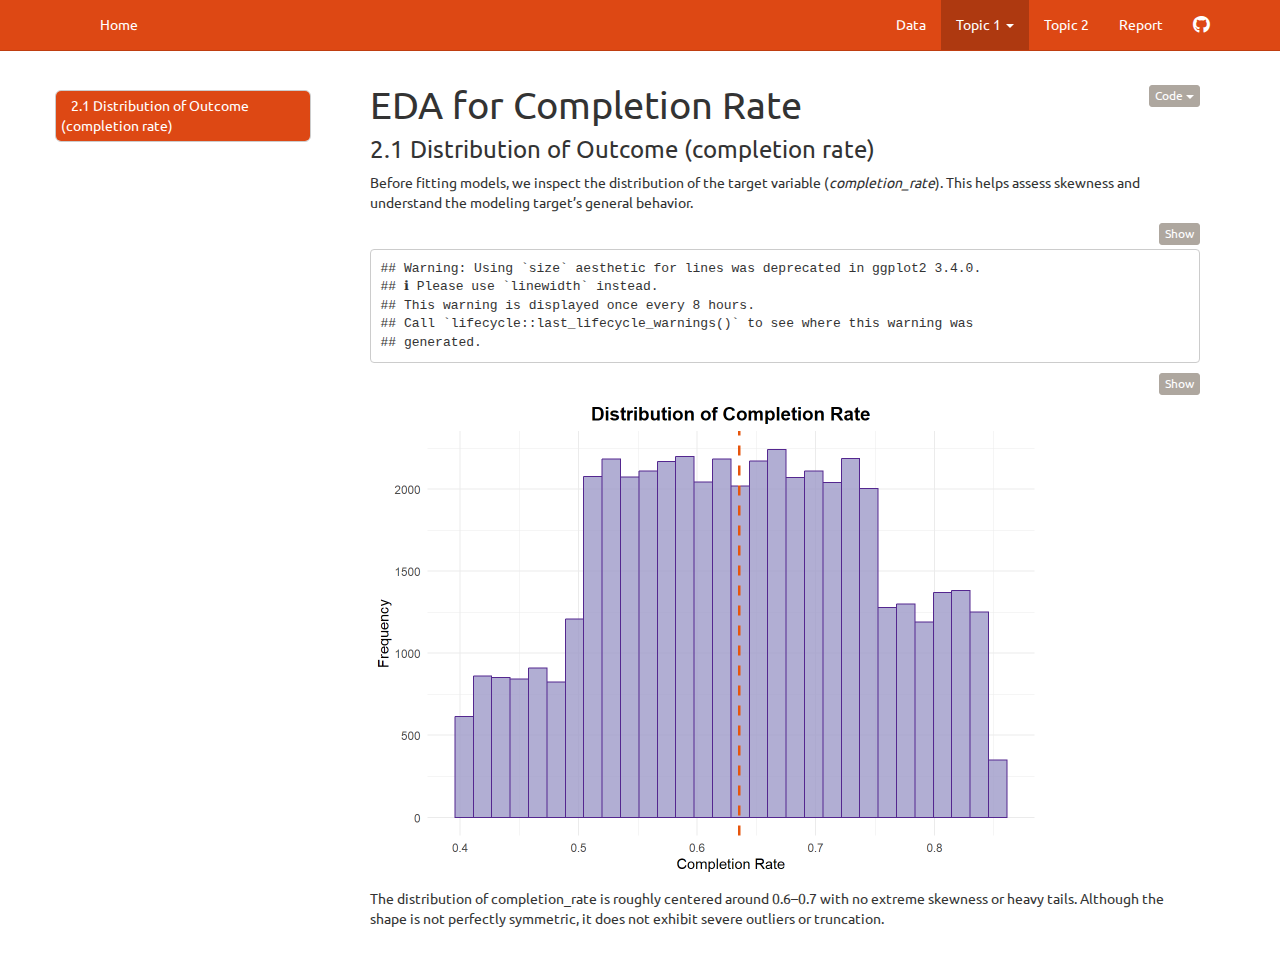
<file: topic1.html>
<!DOCTYPE html>

<html>

<head>

<meta charset="utf-8" />
<meta name="generator" content="pandoc" />
<meta http-equiv="X-UA-Compatible" content="IE=EDGE" />




<title>EDA for Completion Rate</title>

<script src="site_libs/header-attrs-2.29/header-attrs.js"></script>
<script src="site_libs/jquery-3.6.0/jquery-3.6.0.min.js"></script>
<meta name="viewport" content="width=device-width, initial-scale=1" />
<link href="site_libs/bootstrap-3.3.5/css/united.min.css" rel="stylesheet" />
<script src="site_libs/bootstrap-3.3.5/js/bootstrap.min.js"></script>
<script src="site_libs/bootstrap-3.3.5/shim/html5shiv.min.js"></script>
<script src="site_libs/bootstrap-3.3.5/shim/respond.min.js"></script>
<style>h1 {font-size: 34px;}
       h1.title {font-size: 38px;}
       h2 {font-size: 30px;}
       h3 {font-size: 24px;}
       h4 {font-size: 18px;}
       h5 {font-size: 16px;}
       h6 {font-size: 12px;}
       code {color: inherit; background-color: rgba(0, 0, 0, 0.04);}
       pre:not([class]) { background-color: white }</style>
<script src="site_libs/jqueryui-1.13.2/jquery-ui.min.js"></script>
<link href="site_libs/tocify-1.9.1/jquery.tocify.css" rel="stylesheet" />
<script src="site_libs/tocify-1.9.1/jquery.tocify.js"></script>
<script src="site_libs/navigation-1.1/tabsets.js"></script>
<script src="site_libs/navigation-1.1/codefolding.js"></script>
<link href="site_libs/highlightjs-9.12.0/textmate.css" rel="stylesheet" />
<script src="site_libs/highlightjs-9.12.0/highlight.js"></script>
<link href="site_libs/pagedtable-1.1/css/pagedtable.css" rel="stylesheet" />
<script src="site_libs/pagedtable-1.1/js/pagedtable.js"></script>
<link href="site_libs/font-awesome-6.5.2/css/all.min.css" rel="stylesheet" />
<link href="site_libs/font-awesome-6.5.2/css/v4-shims.min.css" rel="stylesheet" />

<style type="text/css">
  code{white-space: pre-wrap;}
  span.smallcaps{font-variant: small-caps;}
  span.underline{text-decoration: underline;}
  div.column{display: inline-block; vertical-align: top; width: 50%;}
  div.hanging-indent{margin-left: 1.5em; text-indent: -1.5em;}
  ul.task-list{list-style: none;}
    </style>

<style type="text/css">code{white-space: pre;}</style>
<script type="text/javascript">
if (window.hljs) {
  hljs.configure({languages: []});
  hljs.initHighlightingOnLoad();
  if (document.readyState && document.readyState === "complete") {
    window.setTimeout(function() { hljs.initHighlighting(); }, 0);
  }
}
</script>









<style type = "text/css">
.main-container {
  max-width: 940px;
  margin-left: auto;
  margin-right: auto;
}
img {
  max-width:100%;
}
.tabbed-pane {
  padding-top: 12px;
}
.html-widget {
  margin-bottom: 20px;
}
button.code-folding-btn:focus {
  outline: none;
}
summary {
  display: list-item;
}
details > summary > p:only-child {
  display: inline;
}
pre code {
  padding: 0;
}
</style>


<style type="text/css">
.dropdown-submenu {
  position: relative;
}
.dropdown-submenu>.dropdown-menu {
  top: 0;
  left: 100%;
  margin-top: -6px;
  margin-left: -1px;
  border-radius: 0 6px 6px 6px;
}
.dropdown-submenu:hover>.dropdown-menu {
  display: block;
}
.dropdown-submenu>a:after {
  display: block;
  content: " ";
  float: right;
  width: 0;
  height: 0;
  border-color: transparent;
  border-style: solid;
  border-width: 5px 0 5px 5px;
  border-left-color: #cccccc;
  margin-top: 5px;
  margin-right: -10px;
}
.dropdown-submenu:hover>a:after {
  border-left-color: #adb5bd;
}
.dropdown-submenu.pull-left {
  float: none;
}
.dropdown-submenu.pull-left>.dropdown-menu {
  left: -100%;
  margin-left: 10px;
  border-radius: 6px 0 6px 6px;
}
</style>

<script type="text/javascript">
// manage active state of menu based on current page
$(document).ready(function () {
  // active menu anchor
  href = window.location.pathname
  href = href.substr(href.lastIndexOf('/') + 1)
  if (href === "")
    href = "index.html";
  var menuAnchor = $('a[href="' + href + '"]');

  // mark the anchor link active (and if it's in a dropdown, also mark that active)
  var dropdown = menuAnchor.closest('li.dropdown');
  if (window.bootstrap) { // Bootstrap 4+
    menuAnchor.addClass('active');
    dropdown.find('> .dropdown-toggle').addClass('active');
  } else { // Bootstrap 3
    menuAnchor.parent().addClass('active');
    dropdown.addClass('active');
  }

  // Navbar adjustments
  var navHeight = $(".navbar").first().height() + 15;
  var style = document.createElement('style');
  var pt = "padding-top: " + navHeight + "px; ";
  var mt = "margin-top: -" + navHeight + "px; ";
  var css = "";
  // offset scroll position for anchor links (for fixed navbar)
  for (var i = 1; i <= 6; i++) {
    css += ".section h" + i + "{ " + pt + mt + "}\n";
  }
  style.innerHTML = "body {" + pt + "padding-bottom: 40px; }\n" + css;
  document.head.appendChild(style);
});
</script>

<!-- tabsets -->

<style type="text/css">
.tabset-dropdown > .nav-tabs {
  display: inline-table;
  max-height: 500px;
  min-height: 44px;
  overflow-y: auto;
  border: 1px solid #ddd;
  border-radius: 4px;
}

.tabset-dropdown > .nav-tabs > li.active:before, .tabset-dropdown > .nav-tabs.nav-tabs-open:before {
  content: "\e259";
  font-family: 'Glyphicons Halflings';
  display: inline-block;
  padding: 10px;
  border-right: 1px solid #ddd;
}

.tabset-dropdown > .nav-tabs.nav-tabs-open > li.active:before {
  content: "\e258";
  font-family: 'Glyphicons Halflings';
  border: none;
}

.tabset-dropdown > .nav-tabs > li.active {
  display: block;
}

.tabset-dropdown > .nav-tabs > li > a,
.tabset-dropdown > .nav-tabs > li > a:focus,
.tabset-dropdown > .nav-tabs > li > a:hover {
  border: none;
  display: inline-block;
  border-radius: 4px;
  background-color: transparent;
}

.tabset-dropdown > .nav-tabs.nav-tabs-open > li {
  display: block;
  float: none;
}

.tabset-dropdown > .nav-tabs > li {
  display: none;
}
</style>

<!-- code folding -->
<style type="text/css">
.code-folding-btn { margin-bottom: 4px; }
</style>



<style type="text/css">

#TOC {
  margin: 25px 0px 20px 0px;
}
@media (max-width: 768px) {
#TOC {
  position: relative;
  width: 100%;
}
}

@media print {
.toc-content {
  /* see https://github.com/w3c/csswg-drafts/issues/4434 */
  float: right;
}
}

.toc-content {
  padding-left: 30px;
  padding-right: 40px;
}

div.main-container {
  max-width: 1200px;
}

div.tocify {
  width: 20%;
  max-width: 260px;
  max-height: 85%;
}

@media (min-width: 768px) and (max-width: 991px) {
  div.tocify {
    width: 25%;
  }
}

@media (max-width: 767px) {
  div.tocify {
    width: 100%;
    max-width: none;
  }
}

.tocify ul, .tocify li {
  line-height: 20px;
}

.tocify-subheader .tocify-item {
  font-size: 0.90em;
}

.tocify .list-group-item {
  border-radius: 0px;
}


</style>



</head>

<body>


<div class="container-fluid main-container">


<!-- setup 3col/9col grid for toc_float and main content  -->
<div class="row">
<div class="col-xs-12 col-sm-4 col-md-3">
<div id="TOC" class="tocify">
</div>
</div>

<div class="toc-content col-xs-12 col-sm-8 col-md-9">




<div class="navbar navbar-default  navbar-fixed-top" role="navigation">
  <div class="container">
    <div class="navbar-header">
      <button type="button" class="navbar-toggle collapsed" data-toggle="collapse" data-bs-toggle="collapse" data-target="#navbar" data-bs-target="#navbar">
        <span class="icon-bar"></span>
        <span class="icon-bar"></span>
        <span class="icon-bar"></span>
      </button>
      <a class="navbar-brand" href="index.html"></a>
    </div>
    <div id="navbar" class="navbar-collapse collapse">
      <ul class="nav navbar-nav">
        <li>
  <a href="index.html">Home</a>
</li>
      </ul>
      <ul class="nav navbar-nav navbar-right">
        <li>
  <a href="data.html">Data</a>
</li>
<li class="dropdown">
  <a href="#" class="dropdown-toggle" data-toggle="dropdown" role="button" data-bs-toggle="dropdown" aria-expanded="false">
    Topic 1
     
    <span class="caret"></span>
  </a>
  <ul class="dropdown-menu" role="menu">
    <li>
      <a href="topic1.html">EDA</a>
    </li>
    <li>
      <a href="regression_analysis.html">Regression Analysis</a>
    </li>
  </ul>
</li>
<li>
  <a href="topic2.html">Topic 2</a>
</li>
<li>
  <a href="report.html">Report</a>
</li>
<li>
  <a href="https://github.com/XintongZhao06">
    <span class="fa fa-github fa-lg"></span>
     
  </a>
</li>
      </ul>
    </div><!--/.nav-collapse -->
  </div><!--/.container -->
</div><!--/.navbar -->

<div id="header">

<div class="btn-group pull-right float-right">
<button type="button" class="btn btn-default btn-xs btn-secondary btn-sm dropdown-toggle" data-toggle="dropdown" data-bs-toggle="dropdown" aria-haspopup="true" aria-expanded="false"><span>Code</span> <span class="caret"></span></button>
<ul class="dropdown-menu dropdown-menu-right" style="min-width: 50px;">
<li><a id="rmd-show-all-code" href="#">Show All Code</a></li>
<li><a id="rmd-hide-all-code" href="#">Hide All Code</a></li>
</ul>
</div>



<h1 class="title toc-ignore">EDA for Completion Rate</h1>

</div>


<div id="dist-outcome" class="section level3">
<h3>2.1 Distribution of Outcome (completion rate)</h3>
<p>Before fitting models, we inspect the distribution of the target
variable (<em>completion_rate</em>). This helps assess skewness and
understand the modeling target’s general behavior.</p>
<pre class="r"><code># Distribution of outcome variable (completion_rate)
completion_rate_plot &lt;- ggplot(df, aes(x = completion_rate)) +
  geom_histogram(bins = 30, fill = &quot;#9E9AC8&quot;, alpha = 0.8, 
                 color = &quot;#54278F&quot;, size = 0.4) +
  geom_vline(aes(xintercept = mean(completion_rate)), 
             color = &quot;#E6550D&quot;, linetype = &quot;dashed&quot;, size = 1) +
  labs(title = &quot;Distribution of Completion Rate&quot;,
       x = &quot;Completion Rate&quot;, 
       y = &quot;Frequency&quot;) +
  theme_minimal() +
  theme(plot.title = element_text(hjust = 0.5, face = &quot;bold&quot;, size = 14))</code></pre>
<pre><code>## Warning: Using `size` aesthetic for lines was deprecated in ggplot2 3.4.0.
## ℹ Please use `linewidth` instead.
## This warning is displayed once every 8 hours.
## Call `lifecycle::last_lifecycle_warnings()` to see where this warning was
## generated.</code></pre>
<pre class="r"><code>print(completion_rate_plot)</code></pre>
<p><img src="topic1_files/figure-html/unnamed-chunk-1-1.png" width="672" /></p>
<p>The distribution of completion_rate is roughly centered around
0.6–0.7 with no extreme skewness or heavy tails. Although the shape is
not perfectly symmetric, it does not exhibit severe outliers or
truncation.</p>
</div>



</div>
</div>

</div>

<script>

// add bootstrap table styles to pandoc tables
function bootstrapStylePandocTables() {
  $('tr.odd').parent('tbody').parent('table').addClass('table table-condensed');
}
$(document).ready(function () {
  bootstrapStylePandocTables();
});


</script>

<!-- tabsets -->

<script>
$(document).ready(function () {
  window.buildTabsets("TOC");
});

$(document).ready(function () {
  $('.tabset-dropdown > .nav-tabs > li').click(function () {
    $(this).parent().toggleClass('nav-tabs-open');
  });
});
</script>

<!-- code folding -->
<script>
$(document).ready(function () {
  window.initializeCodeFolding("hide" === "show");
});
</script>

<script>
$(document).ready(function ()  {

    // temporarily add toc-ignore selector to headers for the consistency with Pandoc
    $('.unlisted.unnumbered').addClass('toc-ignore')

    // move toc-ignore selectors from section div to header
    $('div.section.toc-ignore')
        .removeClass('toc-ignore')
        .children('h1,h2,h3,h4,h5').addClass('toc-ignore');

    // establish options
    var options = {
      selectors: "h1,h2,h3",
      theme: "bootstrap3",
      context: '.toc-content',
      hashGenerator: function (text) {
        return text.replace(/[.\\/?&!#<>]/g, '').replace(/\s/g, '_');
      },
      ignoreSelector: ".toc-ignore",
      scrollTo: 0
    };
    options.showAndHide = true;
    options.smoothScroll = true;

    // tocify
    var toc = $("#TOC").tocify(options).data("toc-tocify");
});
</script>

<!-- dynamically load mathjax for compatibility with self-contained -->
<script>
  (function () {
    var script = document.createElement("script");
    script.type = "text/javascript";
    script.src  = "https://mathjax.rstudio.com/latest/MathJax.js?config=TeX-AMS-MML_HTMLorMML";
    document.getElementsByTagName("head")[0].appendChild(script);
  })();
</script>

</body>
</html>
</file>
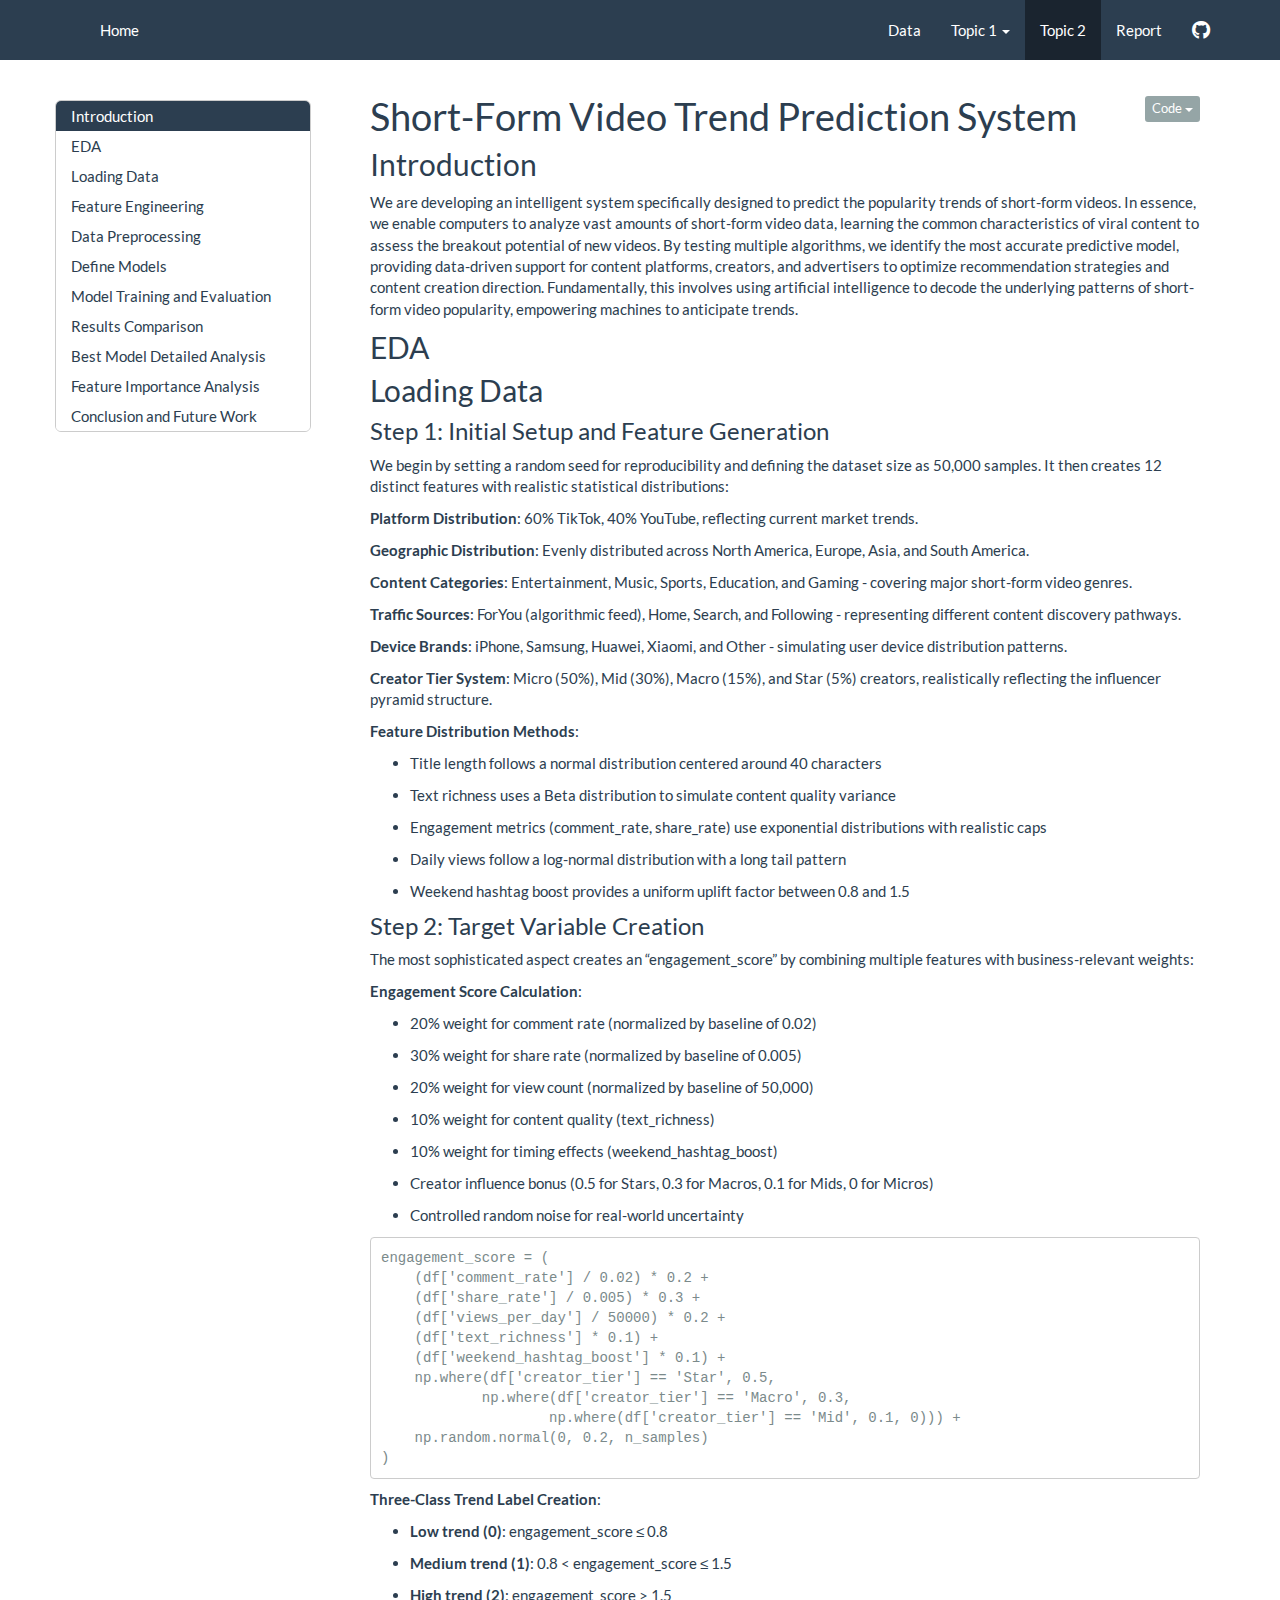
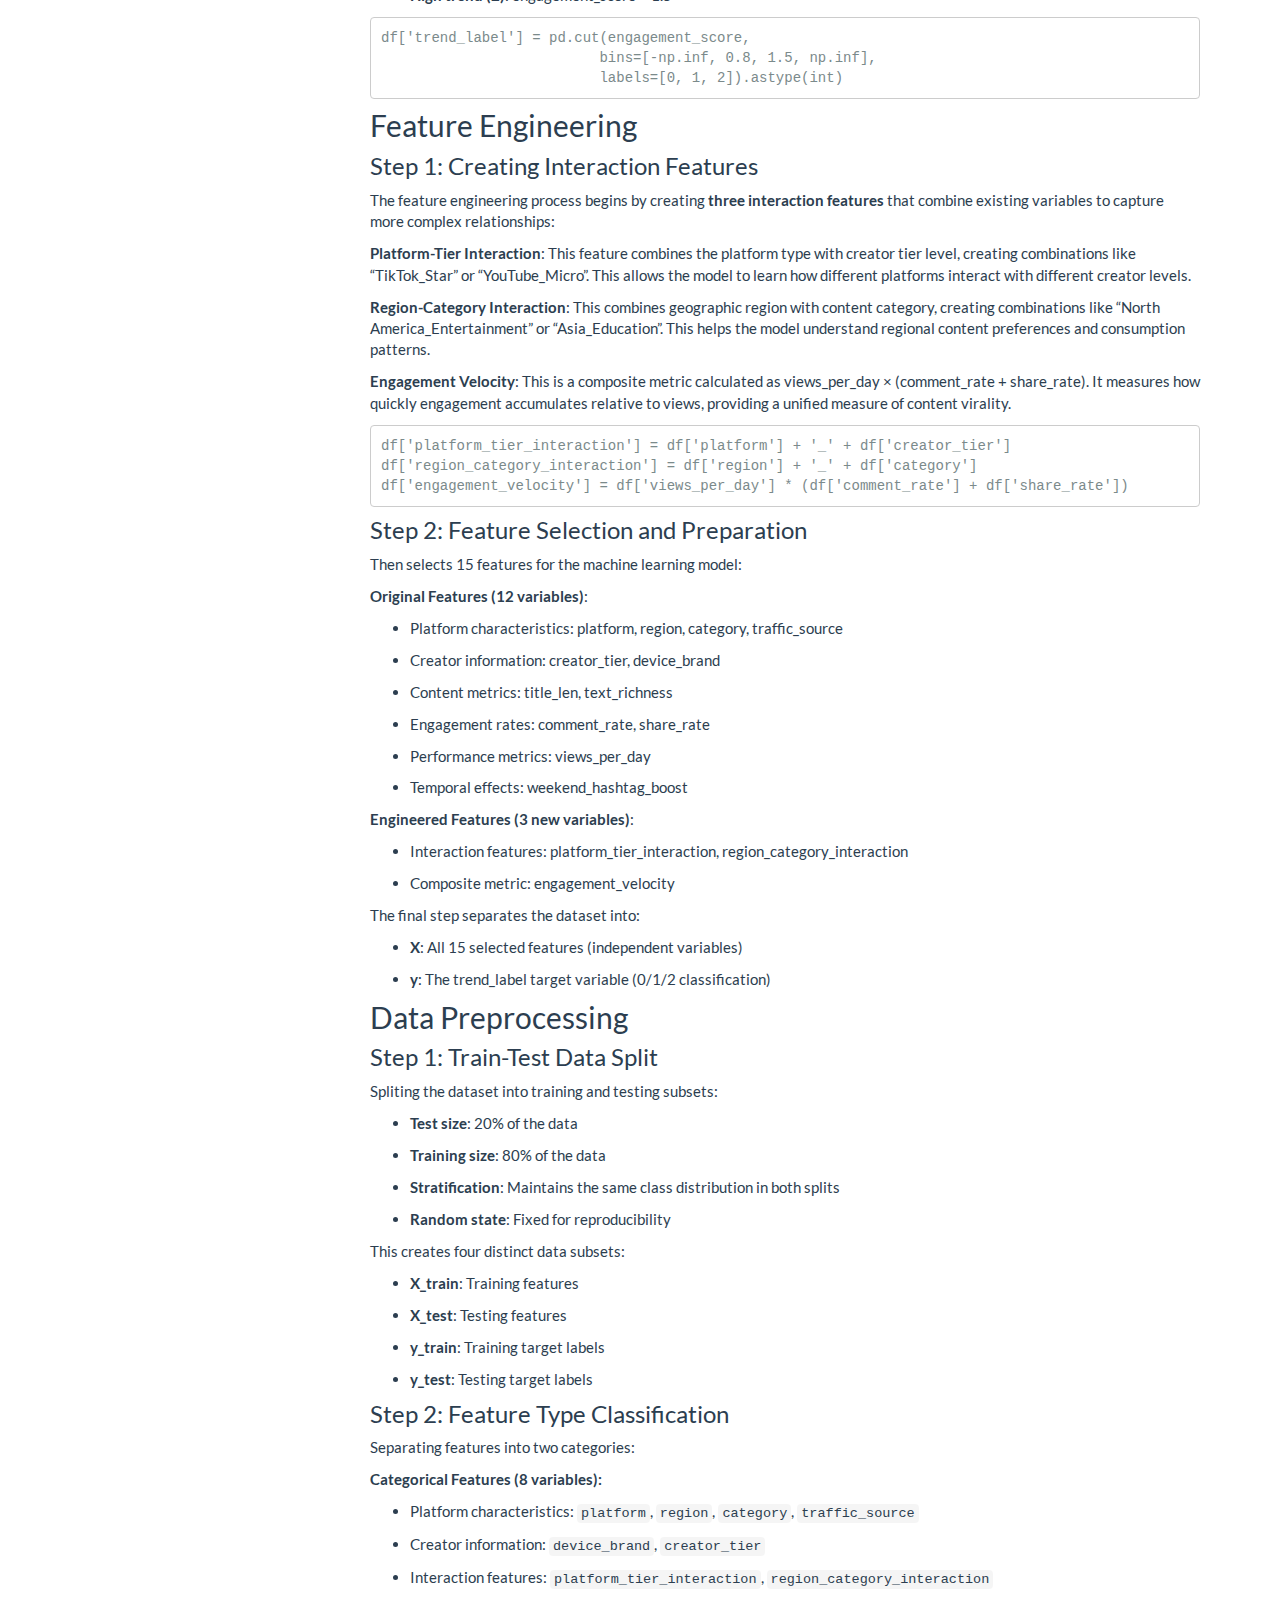
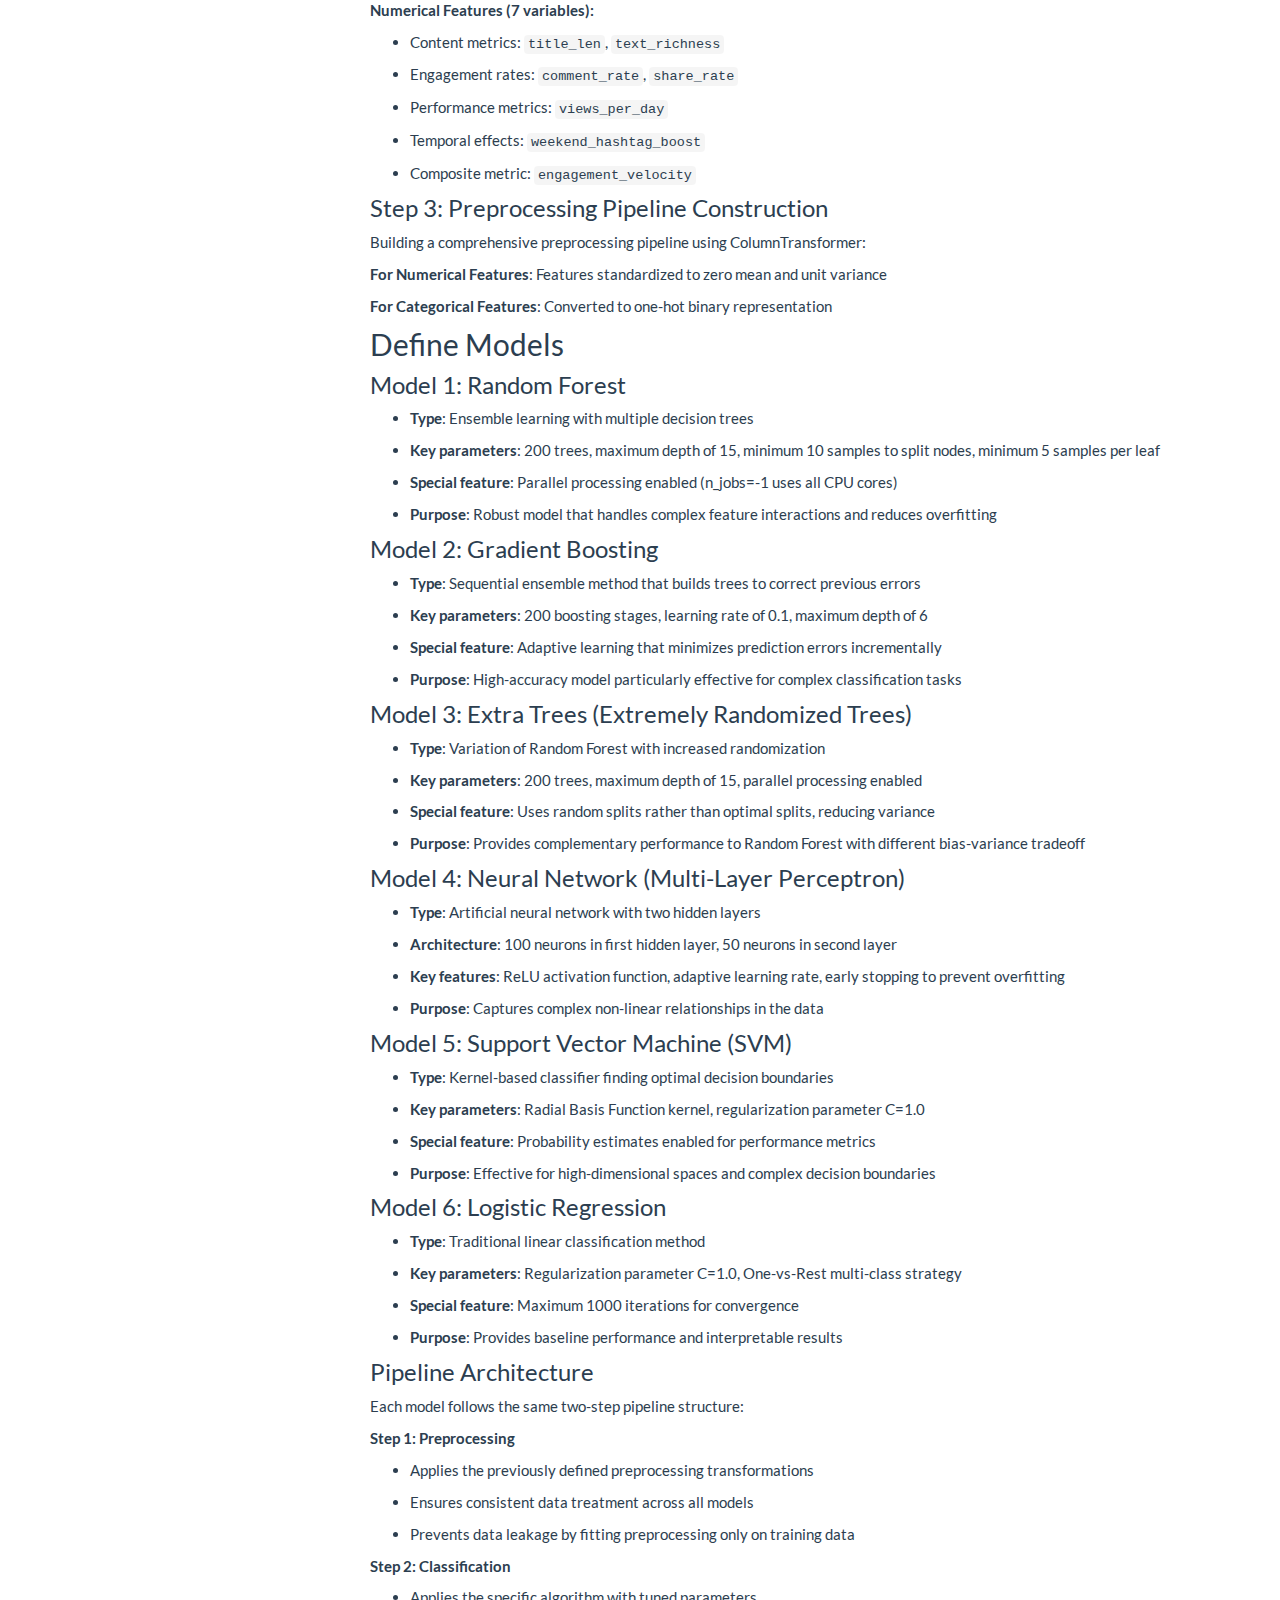
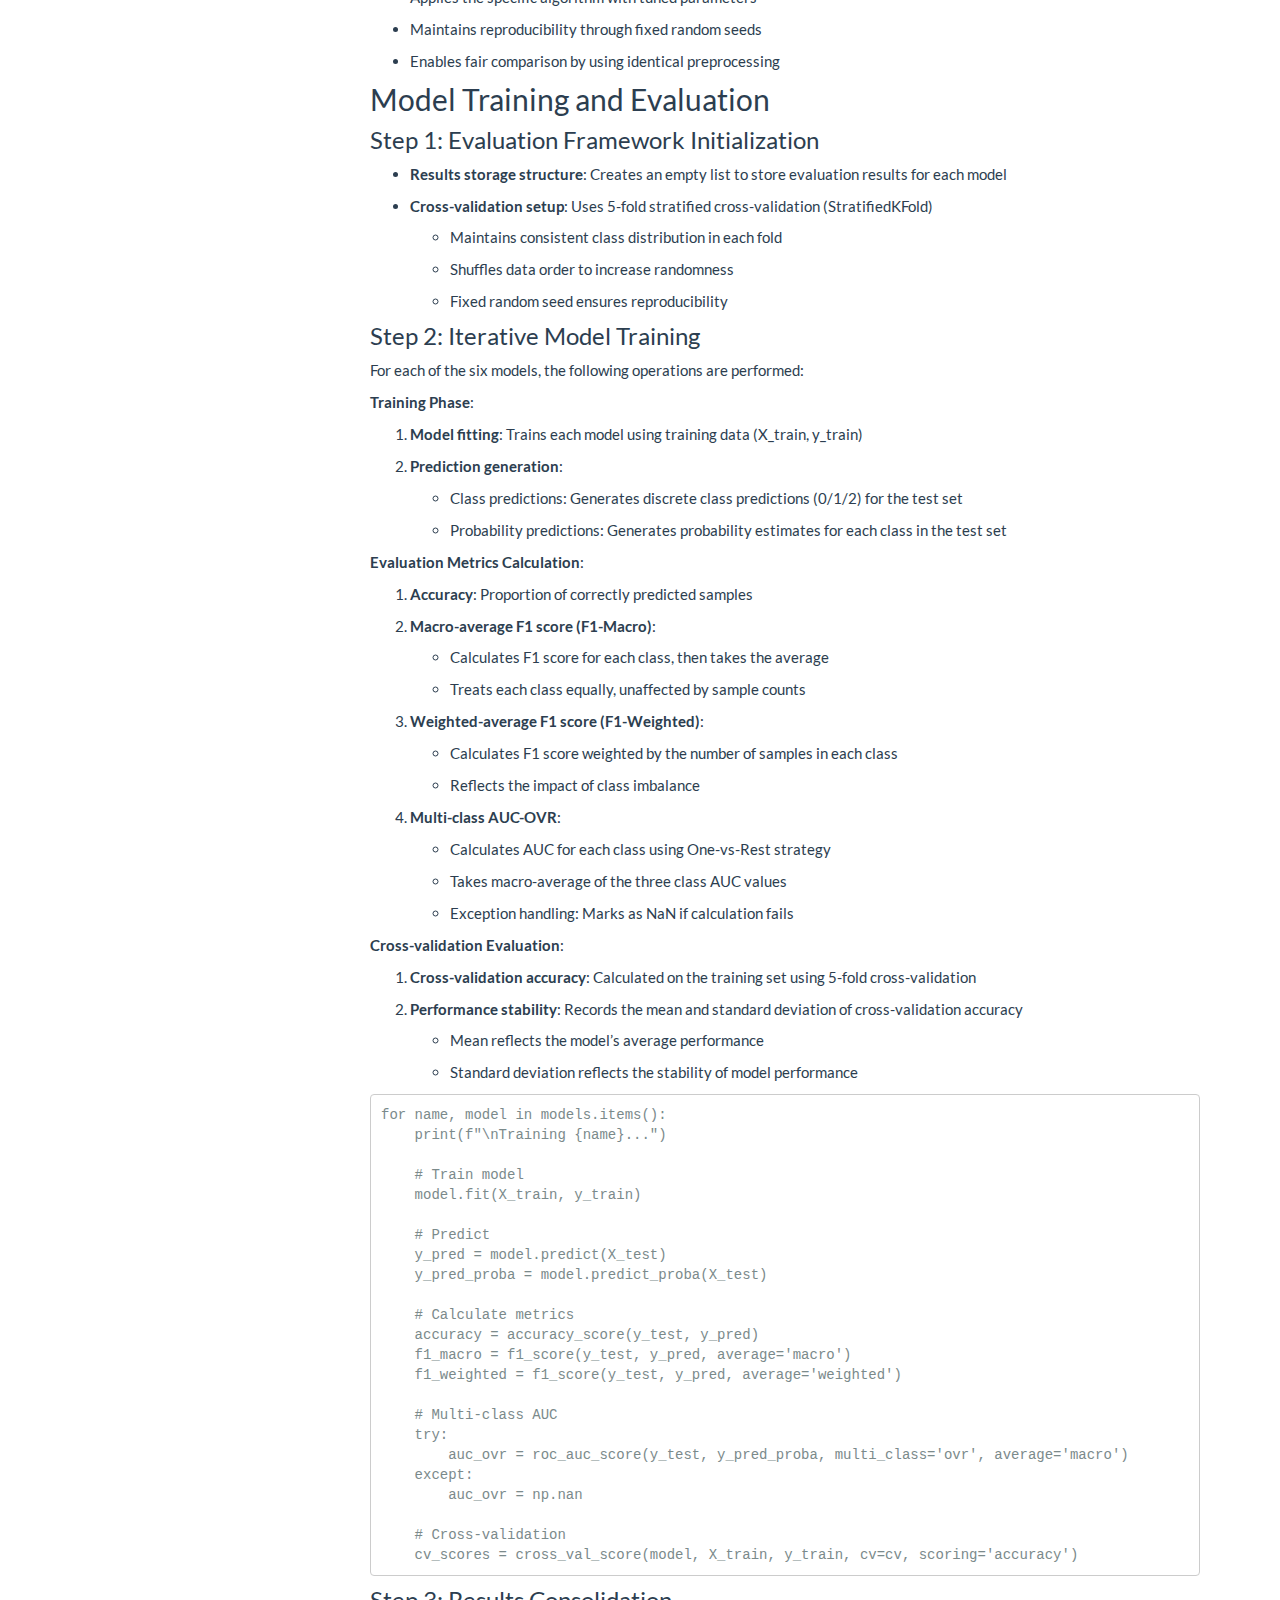
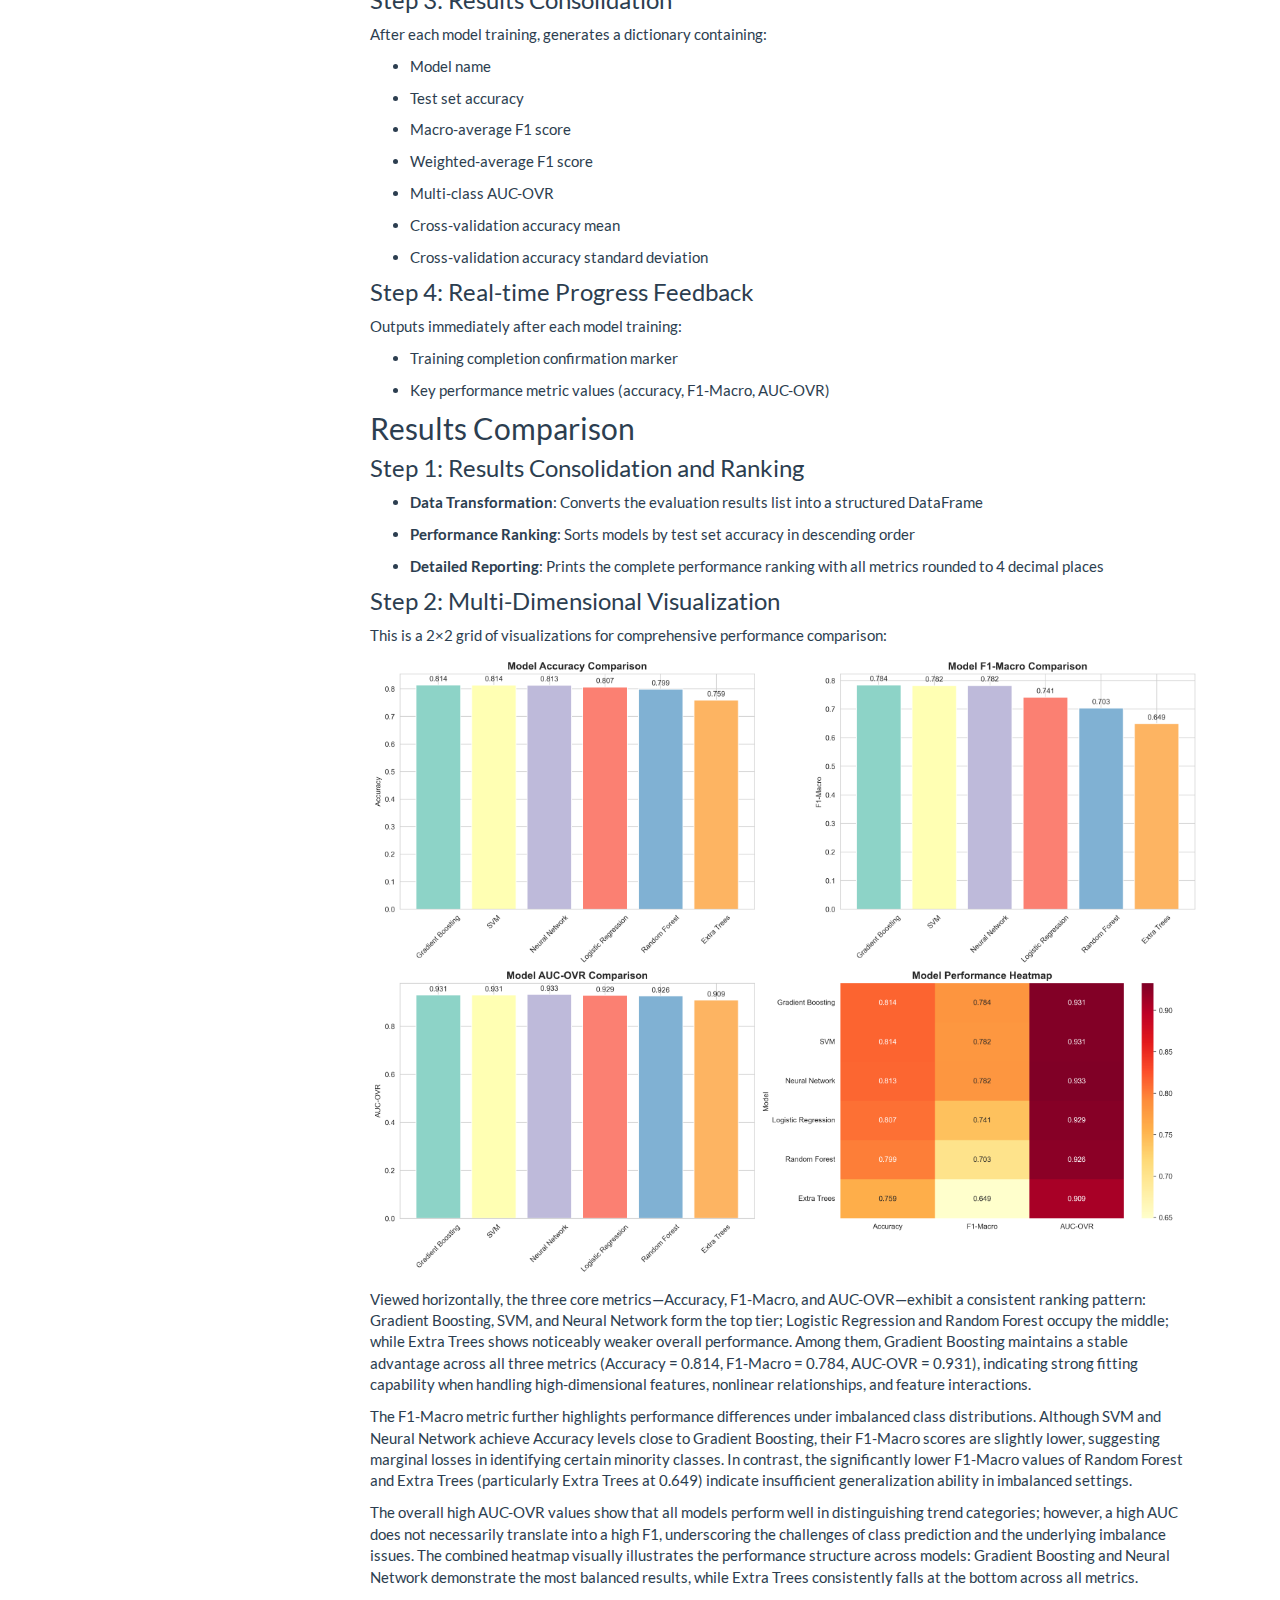
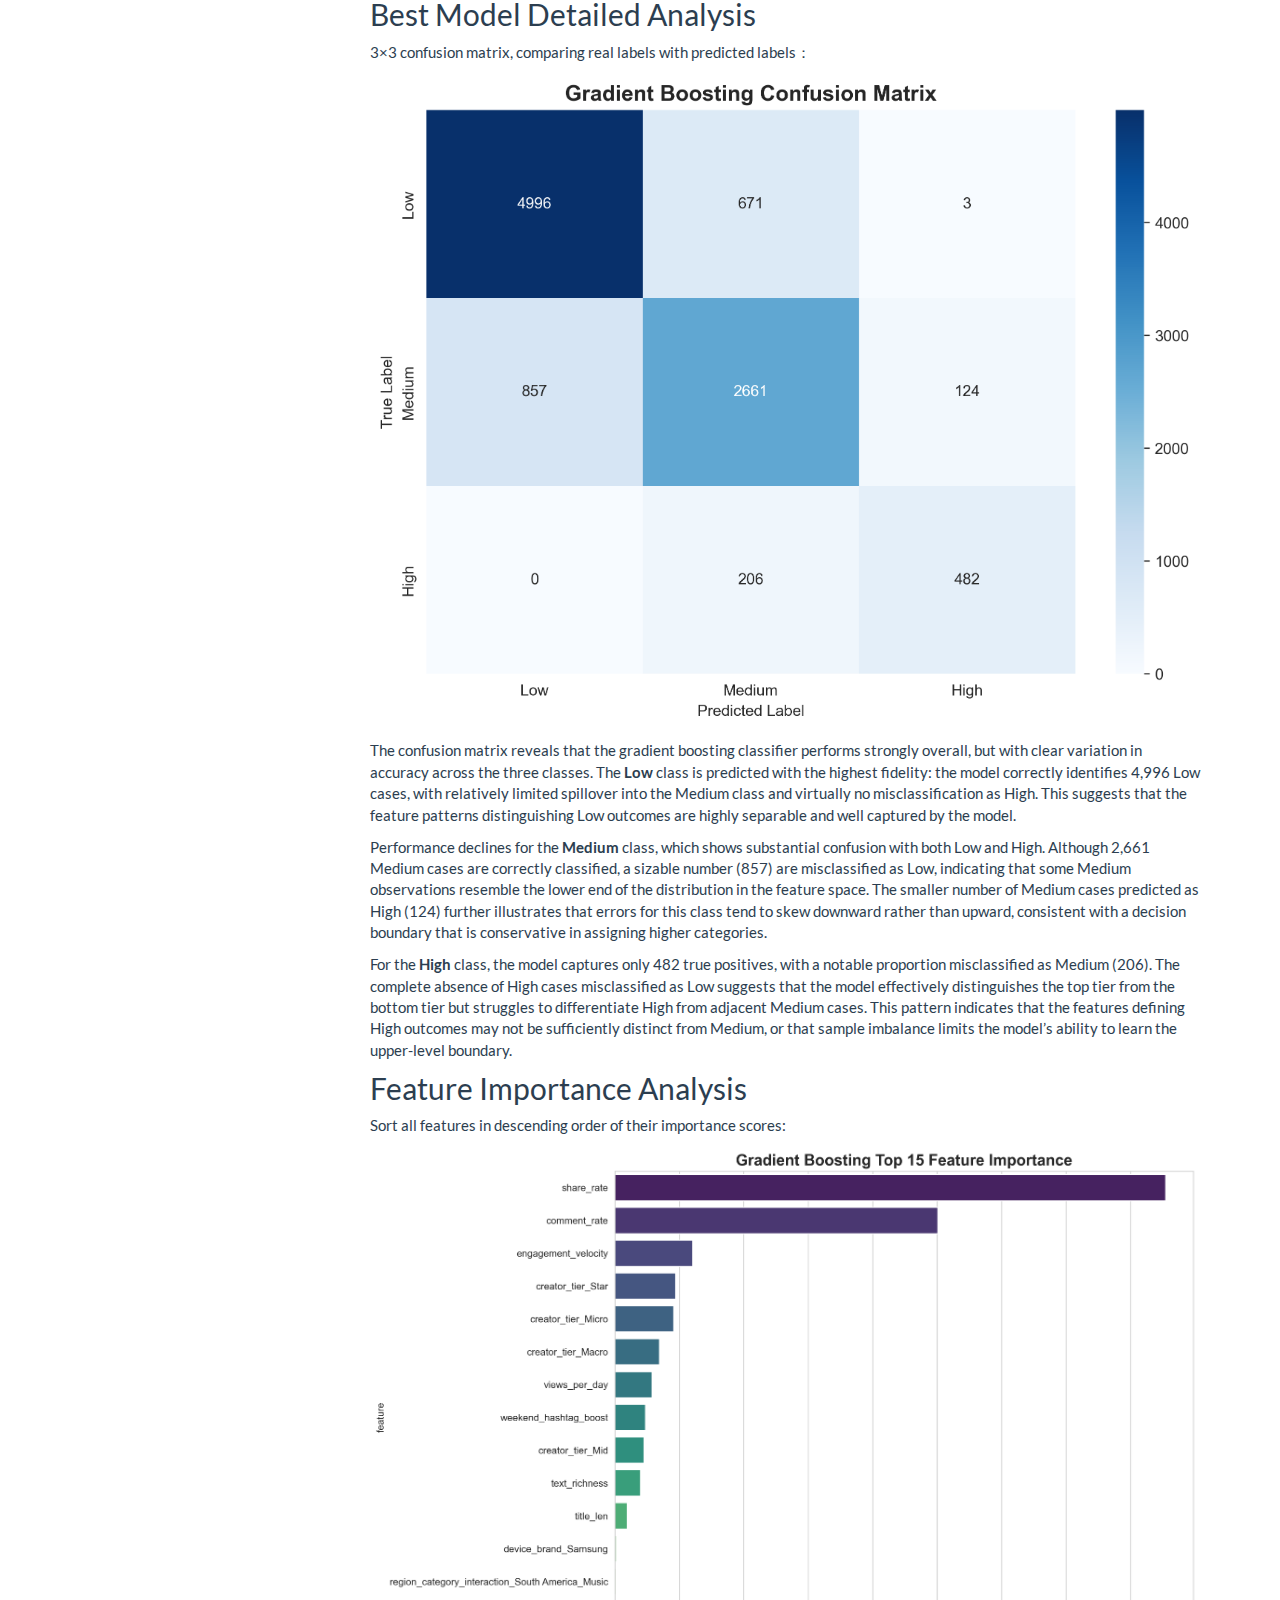
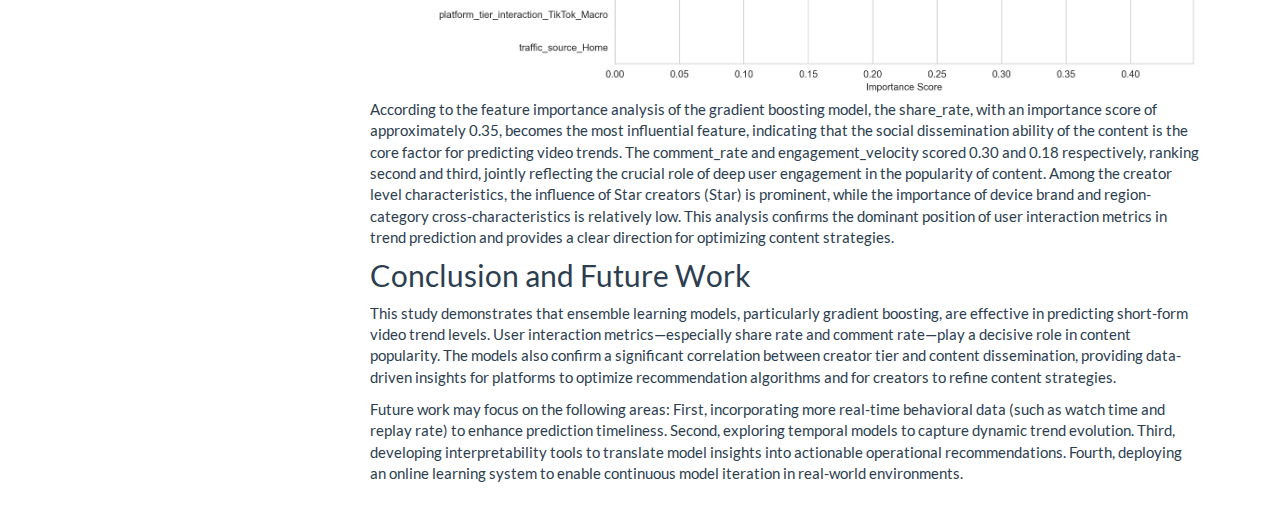
<file: topic2.html>
<!DOCTYPE html>

<html>

<head>

<meta charset="utf-8" />
<meta name="generator" content="pandoc" />
<meta http-equiv="X-UA-Compatible" content="IE=EDGE" />




<title>Short-Form Video Trend Prediction System</title>

<script src="site_libs/header-attrs-2.29/header-attrs.js"></script>
<script src="site_libs/jquery-3.6.0/jquery-3.6.0.min.js"></script>
<meta name="viewport" content="width=device-width, initial-scale=1" />
<link href="site_libs/bootstrap-3.3.5/css/flatly.min.css" rel="stylesheet" />
<script src="site_libs/bootstrap-3.3.5/js/bootstrap.min.js"></script>
<script src="site_libs/bootstrap-3.3.5/shim/html5shiv.min.js"></script>
<script src="site_libs/bootstrap-3.3.5/shim/respond.min.js"></script>
<style>h1 {font-size: 34px;}
       h1.title {font-size: 38px;}
       h2 {font-size: 30px;}
       h3 {font-size: 24px;}
       h4 {font-size: 18px;}
       h5 {font-size: 16px;}
       h6 {font-size: 12px;}
       code {color: inherit; background-color: rgba(0, 0, 0, 0.04);}
       pre:not([class]) { background-color: white }</style>
<script src="site_libs/jqueryui-1.13.2/jquery-ui.min.js"></script>
<link href="site_libs/tocify-1.9.1/jquery.tocify.css" rel="stylesheet" />
<script src="site_libs/tocify-1.9.1/jquery.tocify.js"></script>
<script src="site_libs/navigation-1.1/tabsets.js"></script>
<script src="site_libs/navigation-1.1/codefolding.js"></script>
<link href="site_libs/highlightjs-9.12.0/textmate.css" rel="stylesheet" />
<script src="site_libs/highlightjs-9.12.0/highlight.js"></script>
<link href="site_libs/font-awesome-6.5.2/css/all.min.css" rel="stylesheet" />
<link href="site_libs/font-awesome-6.5.2/css/v4-shims.min.css" rel="stylesheet" />

<style type="text/css">
  code{white-space: pre-wrap;}
  span.smallcaps{font-variant: small-caps;}
  span.underline{text-decoration: underline;}
  div.column{display: inline-block; vertical-align: top; width: 50%;}
  div.hanging-indent{margin-left: 1.5em; text-indent: -1.5em;}
  ul.task-list{list-style: none;}
    </style>

<style type="text/css">code{white-space: pre;}</style>
<script type="text/javascript">
if (window.hljs) {
  hljs.configure({languages: []});
  hljs.initHighlightingOnLoad();
  if (document.readyState && document.readyState === "complete") {
    window.setTimeout(function() { hljs.initHighlighting(); }, 0);
  }
}
</script>









<style type = "text/css">
.main-container {
  max-width: 940px;
  margin-left: auto;
  margin-right: auto;
}
img {
  max-width:100%;
}
.tabbed-pane {
  padding-top: 12px;
}
.html-widget {
  margin-bottom: 20px;
}
button.code-folding-btn:focus {
  outline: none;
}
summary {
  display: list-item;
}
details > summary > p:only-child {
  display: inline;
}
pre code {
  padding: 0;
}
</style>


<style type="text/css">
.dropdown-submenu {
  position: relative;
}
.dropdown-submenu>.dropdown-menu {
  top: 0;
  left: 100%;
  margin-top: -6px;
  margin-left: -1px;
  border-radius: 0 6px 6px 6px;
}
.dropdown-submenu:hover>.dropdown-menu {
  display: block;
}
.dropdown-submenu>a:after {
  display: block;
  content: " ";
  float: right;
  width: 0;
  height: 0;
  border-color: transparent;
  border-style: solid;
  border-width: 5px 0 5px 5px;
  border-left-color: #cccccc;
  margin-top: 5px;
  margin-right: -10px;
}
.dropdown-submenu:hover>a:after {
  border-left-color: #adb5bd;
}
.dropdown-submenu.pull-left {
  float: none;
}
.dropdown-submenu.pull-left>.dropdown-menu {
  left: -100%;
  margin-left: 10px;
  border-radius: 6px 0 6px 6px;
}
</style>

<script type="text/javascript">
// manage active state of menu based on current page
$(document).ready(function () {
  // active menu anchor
  href = window.location.pathname
  href = href.substr(href.lastIndexOf('/') + 1)
  if (href === "")
    href = "index.html";
  var menuAnchor = $('a[href="' + href + '"]');

  // mark the anchor link active (and if it's in a dropdown, also mark that active)
  var dropdown = menuAnchor.closest('li.dropdown');
  if (window.bootstrap) { // Bootstrap 4+
    menuAnchor.addClass('active');
    dropdown.find('> .dropdown-toggle').addClass('active');
  } else { // Bootstrap 3
    menuAnchor.parent().addClass('active');
    dropdown.addClass('active');
  }

  // Navbar adjustments
  var navHeight = $(".navbar").first().height() + 15;
  var style = document.createElement('style');
  var pt = "padding-top: " + navHeight + "px; ";
  var mt = "margin-top: -" + navHeight + "px; ";
  var css = "";
  // offset scroll position for anchor links (for fixed navbar)
  for (var i = 1; i <= 6; i++) {
    css += ".section h" + i + "{ " + pt + mt + "}\n";
  }
  style.innerHTML = "body {" + pt + "padding-bottom: 40px; }\n" + css;
  document.head.appendChild(style);
});
</script>

<!-- tabsets -->

<style type="text/css">
.tabset-dropdown > .nav-tabs {
  display: inline-table;
  max-height: 500px;
  min-height: 44px;
  overflow-y: auto;
  border: 1px solid #ddd;
  border-radius: 4px;
}

.tabset-dropdown > .nav-tabs > li.active:before, .tabset-dropdown > .nav-tabs.nav-tabs-open:before {
  content: "\e259";
  font-family: 'Glyphicons Halflings';
  display: inline-block;
  padding: 10px;
  border-right: 1px solid #ddd;
}

.tabset-dropdown > .nav-tabs.nav-tabs-open > li.active:before {
  content: "\e258";
  font-family: 'Glyphicons Halflings';
  border: none;
}

.tabset-dropdown > .nav-tabs > li.active {
  display: block;
}

.tabset-dropdown > .nav-tabs > li > a,
.tabset-dropdown > .nav-tabs > li > a:focus,
.tabset-dropdown > .nav-tabs > li > a:hover {
  border: none;
  display: inline-block;
  border-radius: 4px;
  background-color: transparent;
}

.tabset-dropdown > .nav-tabs.nav-tabs-open > li {
  display: block;
  float: none;
}

.tabset-dropdown > .nav-tabs > li {
  display: none;
}
</style>

<!-- code folding -->
<style type="text/css">
.code-folding-btn { margin-bottom: 4px; }
</style>



<style type="text/css">

#TOC {
  margin: 25px 0px 20px 0px;
}
@media (max-width: 768px) {
#TOC {
  position: relative;
  width: 100%;
}
}

@media print {
.toc-content {
  /* see https://github.com/w3c/csswg-drafts/issues/4434 */
  float: right;
}
}

.toc-content {
  padding-left: 30px;
  padding-right: 40px;
}

div.main-container {
  max-width: 1200px;
}

div.tocify {
  width: 20%;
  max-width: 260px;
  max-height: 85%;
}

@media (min-width: 768px) and (max-width: 991px) {
  div.tocify {
    width: 25%;
  }
}

@media (max-width: 767px) {
  div.tocify {
    width: 100%;
    max-width: none;
  }
}

.tocify ul, .tocify li {
  line-height: 20px;
}

.tocify-subheader .tocify-item {
  font-size: 0.90em;
}

.tocify .list-group-item {
  border-radius: 0px;
}


</style>



</head>

<body>


<div class="container-fluid main-container">


<!-- setup 3col/9col grid for toc_float and main content  -->
<div class="row">
<div class="col-xs-12 col-sm-4 col-md-3">
<div id="TOC" class="tocify">
</div>
</div>

<div class="toc-content col-xs-12 col-sm-8 col-md-9">




<div class="navbar navbar-default  navbar-fixed-top" role="navigation">
  <div class="container">
    <div class="navbar-header">
      <button type="button" class="navbar-toggle collapsed" data-toggle="collapse" data-bs-toggle="collapse" data-target="#navbar" data-bs-target="#navbar">
        <span class="icon-bar"></span>
        <span class="icon-bar"></span>
        <span class="icon-bar"></span>
      </button>
      <a class="navbar-brand" href="index.html"></a>
    </div>
    <div id="navbar" class="navbar-collapse collapse">
      <ul class="nav navbar-nav">
        <li>
  <a href="index.html">Home</a>
</li>
      </ul>
      <ul class="nav navbar-nav navbar-right">
        <li>
  <a href="data.html">Data</a>
</li>
<li class="dropdown">
  <a href="#" class="dropdown-toggle" data-toggle="dropdown" role="button" data-bs-toggle="dropdown" aria-expanded="false">
    Topic 1
     
    <span class="caret"></span>
  </a>
  <ul class="dropdown-menu" role="menu">
    <li>
      <a href="topic1_eda.html">EDA</a>
    </li>
    <li>
      <a href="regression_analysis.html">Regression Analysis</a>
    </li>
  </ul>
</li>
<li>
  <a href="topic2.html">Topic 2</a>
</li>
<li>
  <a href="report.html">Report</a>
</li>
<li>
  <a href="https://github.com/XintongZhao06">
    <span class="fa fa-github fa-lg"></span>
     
  </a>
</li>
      </ul>
    </div><!--/.nav-collapse -->
  </div><!--/.container -->
</div><!--/.navbar -->

<div id="header">

<div class="btn-group pull-right float-right">
<button type="button" class="btn btn-default btn-xs btn-secondary btn-sm dropdown-toggle" data-toggle="dropdown" data-bs-toggle="dropdown" aria-haspopup="true" aria-expanded="false"><span>Code</span> <span class="caret"></span></button>
<ul class="dropdown-menu dropdown-menu-right" style="min-width: 50px;">
<li><a id="rmd-show-all-code" href="#">Show All Code</a></li>
<li><a id="rmd-hide-all-code" href="#">Hide All Code</a></li>
</ul>
</div>



<h1 class="title toc-ignore">Short-Form Video Trend Prediction
System</h1>

</div>


<div id="introduction" class="section level2">
<h2>Introduction</h2>
<p>We are developing an intelligent system specifically designed to
predict the popularity trends of short-form videos. In essence, we
enable computers to analyze vast amounts of short-form video data,
learning the common characteristics of viral content to assess the
breakout potential of new videos. By testing multiple algorithms, we
identify the most accurate predictive model, providing data-driven
support for content platforms, creators, and advertisers to optimize
recommendation strategies and content creation direction. Fundamentally,
this involves using artificial intelligence to decode the underlying
patterns of short-form video popularity, empowering machines to
anticipate trends.</p>
</div>
<div id="eda" class="section level2">
<h2>EDA</h2>
</div>
<div id="loading-data" class="section level2">
<h2>Loading Data</h2>
<div id="step-1-initial-setup-and-feature-generation"
class="section level3">
<h3>Step 1: Initial Setup and Feature Generation</h3>
<p>We begin by setting a random seed for reproducibility and defining
the dataset size as 50,000 samples. It then creates 12 distinct features
with realistic statistical distributions:</p>
<p><strong>Platform Distribution</strong>: 60% TikTok, 40% YouTube,
reflecting current market trends.</p>
<p><strong>Geographic Distribution</strong>: Evenly distributed across
North America, Europe, Asia, and South America.</p>
<p><strong>Content Categories</strong>: Entertainment, Music, Sports,
Education, and Gaming - covering major short-form video genres.</p>
<p><strong>Traffic Sources</strong>: ForYou (algorithmic feed), Home,
Search, and Following - representing different content discovery
pathways.</p>
<p><strong>Device Brands</strong>: iPhone, Samsung, Huawei, Xiaomi, and
Other - simulating user device distribution patterns.</p>
<p><strong>Creator Tier System</strong>: Micro (50%), Mid (30%), Macro
(15%), and Star (5%) creators, realistically reflecting the influencer
pyramid structure.</p>
<p><strong>Feature Distribution Methods</strong>:</p>
<ul>
<li><p>Title length follows a normal distribution centered around 40
characters</p></li>
<li><p>Text richness uses a Beta distribution to simulate content
quality variance</p></li>
<li><p>Engagement metrics (comment_rate, share_rate) use exponential
distributions with realistic caps</p></li>
<li><p>Daily views follow a log-normal distribution with a long tail
pattern</p></li>
<li><p>Weekend hashtag boost provides a uniform uplift factor between
0.8 and 1.5</p></li>
</ul>
</div>
<div id="step-2-target-variable-creation" class="section level3">
<h3>Step 2: Target Variable Creation</h3>
<p>The most sophisticated aspect creates an “engagement_score” by
combining multiple features with business-relevant weights:</p>
<p><strong>Engagement Score Calculation</strong>:</p>
<ul>
<li><p>20% weight for comment rate (normalized by baseline of
0.02)</p></li>
<li><p>30% weight for share rate (normalized by baseline of
0.005)</p></li>
<li><p>20% weight for view count (normalized by baseline of
50,000)</p></li>
<li><p>10% weight for content quality (text_richness)</p></li>
<li><p>10% weight for timing effects (weekend_hashtag_boost)</p></li>
<li><p>Creator influence bonus (0.5 for Stars, 0.3 for Macros, 0.1 for
Mids, 0 for Micros)</p></li>
<li><p>Controlled random noise for real-world uncertainty</p></li>
</ul>
<pre><code>engagement_score = (
    (df[&#39;comment_rate&#39;] / 0.02) * 0.2 +
    (df[&#39;share_rate&#39;] / 0.005) * 0.3 +
    (df[&#39;views_per_day&#39;] / 50000) * 0.2 +
    (df[&#39;text_richness&#39;] * 0.1) +
    (df[&#39;weekend_hashtag_boost&#39;] * 0.1) +
    np.where(df[&#39;creator_tier&#39;] == &#39;Star&#39;, 0.5, 
            np.where(df[&#39;creator_tier&#39;] == &#39;Macro&#39;, 0.3,
                    np.where(df[&#39;creator_tier&#39;] == &#39;Mid&#39;, 0.1, 0))) +
    np.random.normal(0, 0.2, n_samples)
)</code></pre>
<p><strong>Three-Class Trend Label Creation</strong>:</p>
<ul>
<li><p><strong>Low trend (0)</strong>: engagement_score ≤ 0.8</p></li>
<li><p><strong>Medium trend (1)</strong>: 0.8 &lt; engagement_score ≤
1.5</p></li>
<li><p><strong>High trend (2)</strong>: engagement_score &gt;
1.5</p></li>
</ul>
<pre><code>df[&#39;trend_label&#39;] = pd.cut(engagement_score, 
                          bins=[-np.inf, 0.8, 1.5, np.inf], 
                          labels=[0, 1, 2]).astype(int)</code></pre>
</div>
</div>
<div id="feature-engineering" class="section level2">
<h2>Feature Engineering</h2>
<div id="step-1-creating-interaction-features" class="section level3">
<h3>Step 1: Creating Interaction Features</h3>
<p>The feature engineering process begins by creating <strong>three
interaction features</strong> that combine existing variables to capture
more complex relationships:</p>
<p><strong>Platform-Tier Interaction</strong>: This feature combines the
platform type with creator tier level, creating combinations like
“TikTok_Star” or “YouTube_Micro”. This allows the model to learn how
different platforms interact with different creator levels.</p>
<p><strong>Region-Category Interaction</strong>: This combines
geographic region with content category, creating combinations like
“North America_Entertainment” or “Asia_Education”. This helps the model
understand regional content preferences and consumption patterns.</p>
<p><strong>Engagement Velocity</strong>: This is a composite metric
calculated as views_per_day × (comment_rate + share_rate). It measures
how quickly engagement accumulates relative to views, providing a
unified measure of content virality.</p>
<pre><code>df[&#39;platform_tier_interaction&#39;] = df[&#39;platform&#39;] + &#39;_&#39; + df[&#39;creator_tier&#39;]
df[&#39;region_category_interaction&#39;] = df[&#39;region&#39;] + &#39;_&#39; + df[&#39;category&#39;]
df[&#39;engagement_velocity&#39;] = df[&#39;views_per_day&#39;] * (df[&#39;comment_rate&#39;] + df[&#39;share_rate&#39;])</code></pre>
</div>
<div id="step-2-feature-selection-and-preparation"
class="section level3">
<h3>Step 2: Feature Selection and Preparation</h3>
<p>Then selects 15 features for the machine learning model:</p>
<p><strong>Original Features (12 variables)</strong>:</p>
<ul>
<li><p>Platform characteristics: platform, region, category,
traffic_source</p></li>
<li><p>Creator information: creator_tier, device_brand</p></li>
<li><p>Content metrics: title_len, text_richness</p></li>
<li><p>Engagement rates: comment_rate, share_rate</p></li>
<li><p>Performance metrics: views_per_day</p></li>
<li><p>Temporal effects: weekend_hashtag_boost</p></li>
</ul>
<p><strong>Engineered Features (3 new variables)</strong>:</p>
<ul>
<li><p>Interaction features: platform_tier_interaction,
region_category_interaction</p></li>
<li><p>Composite metric: engagement_velocity</p></li>
</ul>
<p>The final step separates the dataset into:</p>
<ul>
<li><p><strong>X</strong>: All 15 selected features (independent
variables)</p></li>
<li><p><strong>y</strong>: The trend_label target variable (0/1/2
classification)</p></li>
</ul>
</div>
</div>
<div id="data-preprocessing" class="section level2">
<h2>Data Preprocessing</h2>
<div id="step-1-train-test-data-split" class="section level3">
<h3>Step 1: Train-Test Data Split</h3>
<p>Spliting the dataset into training and testing subsets:</p>
<ul>
<li><p><strong>Test size</strong>: 20% of the data</p></li>
<li><p><strong>Training size</strong>: 80% of the data</p></li>
<li><p><strong>Stratification</strong>: Maintains the same class
distribution in both splits</p></li>
<li><p><strong>Random state</strong>: Fixed for reproducibility</p></li>
</ul>
<p>This creates four distinct data subsets:</p>
<ul>
<li><p><strong>X_train</strong>: Training features</p></li>
<li><p><strong>X_test</strong>: Testing features</p></li>
<li><p><strong>y_train</strong>: Training target labels</p></li>
<li><p><strong>y_test</strong>: Testing target labels</p></li>
</ul>
</div>
<div id="step-2-feature-type-classification" class="section level3">
<h3>Step 2: Feature Type Classification</h3>
<p>Separating features into two categories:</p>
<p><strong>Categorical Features (8 variables):</strong></p>
<ul>
<li><p>Platform characteristics: <code>platform</code>,
<code>region</code>, <code>category</code>,
<code>traffic_source</code></p></li>
<li><p>Creator information: <code>device_brand</code>,
<code>creator_tier</code></p></li>
<li><p>Interaction features: <code>platform_tier_interaction</code>,
<code>region_category_interaction</code></p></li>
</ul>
<p><strong>Numerical Features (7 variables):</strong></p>
<ul>
<li><p>Content metrics: <code>title_len</code>,
<code>text_richness</code></p></li>
<li><p>Engagement rates: <code>comment_rate</code>,
<code>share_rate</code></p></li>
<li><p>Performance metrics: <code>views_per_day</code></p></li>
<li><p>Temporal effects: <code>weekend_hashtag_boost</code></p></li>
<li><p>Composite metric: <code>engagement_velocity</code></p></li>
</ul>
</div>
<div id="step-3-preprocessing-pipeline-construction"
class="section level3">
<h3>Step 3: Preprocessing Pipeline Construction</h3>
<p>Building a comprehensive preprocessing pipeline using
ColumnTransformer:</p>
<p><strong>For Numerical Features</strong>: Features standardized to
zero mean and unit variance</p>
<p><strong>For Categorical Features</strong>: Converted to one-hot
binary representation</p>
</div>
</div>
<div id="define-models" class="section level2">
<h2>Define Models</h2>
<div id="model-1-random-forest" class="section level3">
<h3>Model 1: Random Forest</h3>
<ul>
<li><p><strong>Type</strong>: Ensemble learning with multiple decision
trees</p></li>
<li><p><strong>Key parameters</strong>: 200 trees, maximum depth of 15,
minimum 10 samples to split nodes, minimum 5 samples per leaf</p></li>
<li><p><strong>Special feature</strong>: Parallel processing enabled
(n_jobs=-1 uses all CPU cores)</p></li>
<li><p><strong>Purpose</strong>: Robust model that handles complex
feature interactions and reduces overfitting</p></li>
</ul>
</div>
<div id="model-2-gradient-boosting" class="section level3">
<h3>Model 2: Gradient Boosting</h3>
<ul>
<li><p><strong>Type</strong>: Sequential ensemble method that builds
trees to correct previous errors</p></li>
<li><p><strong>Key parameters</strong>: 200 boosting stages, learning
rate of 0.1, maximum depth of 6</p></li>
<li><p><strong>Special feature</strong>: Adaptive learning that
minimizes prediction errors incrementally</p></li>
<li><p><strong>Purpose</strong>: High-accuracy model particularly
effective for complex classification tasks</p></li>
</ul>
</div>
<div id="model-3-extra-trees-extremely-randomized-trees"
class="section level3">
<h3>Model 3: Extra Trees (Extremely Randomized Trees)</h3>
<ul>
<li><p><strong>Type</strong>: Variation of Random Forest with increased
randomization</p></li>
<li><p><strong>Key parameters</strong>: 200 trees, maximum depth of 15,
parallel processing enabled</p></li>
<li><p><strong>Special feature</strong>: Uses random splits rather than
optimal splits, reducing variance</p></li>
<li><p><strong>Purpose</strong>: Provides complementary performance to
Random Forest with different bias-variance tradeoff</p></li>
</ul>
</div>
<div id="model-4-neural-network-multi-layer-perceptron"
class="section level3">
<h3>Model 4: Neural Network (Multi-Layer Perceptron)</h3>
<ul>
<li><p><strong>Type</strong>: Artificial neural network with two hidden
layers</p></li>
<li><p><strong>Architecture</strong>: 100 neurons in first hidden layer,
50 neurons in second layer</p></li>
<li><p><strong>Key features</strong>: ReLU activation function, adaptive
learning rate, early stopping to prevent overfitting</p></li>
<li><p><strong>Purpose</strong>: Captures complex non-linear
relationships in the data</p></li>
</ul>
</div>
<div id="model-5-support-vector-machine-svm" class="section level3">
<h3>Model 5: Support Vector Machine (SVM)</h3>
<ul>
<li><p><strong>Type</strong>: Kernel-based classifier finding optimal
decision boundaries</p></li>
<li><p><strong>Key parameters</strong>: Radial Basis Function kernel,
regularization parameter C=1.0</p></li>
<li><p><strong>Special feature</strong>: Probability estimates enabled
for performance metrics</p></li>
<li><p><strong>Purpose</strong>: Effective for high-dimensional spaces
and complex decision boundaries</p></li>
</ul>
</div>
<div id="model-6-logistic-regression" class="section level3">
<h3>Model 6: Logistic Regression</h3>
<ul>
<li><p><strong>Type</strong>: Traditional linear classification
method</p></li>
<li><p><strong>Key parameters</strong>: Regularization parameter C=1.0,
One-vs-Rest multi-class strategy</p></li>
<li><p><strong>Special feature</strong>: Maximum 1000 iterations for
convergence</p></li>
<li><p><strong>Purpose</strong>: Provides baseline performance and
interpretable results</p></li>
</ul>
</div>
<div id="pipeline-architecture" class="section level3">
<h3>Pipeline Architecture</h3>
<p>Each model follows the same two-step pipeline structure:</p>
<p><strong>Step 1: Preprocessing</strong></p>
<ul>
<li><p>Applies the previously defined preprocessing
transformations</p></li>
<li><p>Ensures consistent data treatment across all models</p></li>
<li><p>Prevents data leakage by fitting preprocessing only on training
data</p></li>
</ul>
<p><strong>Step 2: Classification</strong></p>
<ul>
<li><p>Applies the specific algorithm with tuned parameters</p></li>
<li><p>Maintains reproducibility through fixed random seeds</p></li>
<li><p>Enables fair comparison by using identical preprocessing</p></li>
</ul>
</div>
</div>
<div id="model-training-and-evaluation" class="section level2">
<h2>Model Training and Evaluation</h2>
<div id="step-1-evaluation-framework-initialization"
class="section level3">
<h3>Step 1: Evaluation Framework Initialization</h3>
<ul>
<li><p><strong>Results storage structure</strong>: Creates an empty list
to store evaluation results for each model</p></li>
<li><p><strong>Cross-validation setup</strong>: Uses 5-fold stratified
cross-validation (StratifiedKFold)</p>
<ul>
<li><p>Maintains consistent class distribution in each fold</p></li>
<li><p>Shuffles data order to increase randomness</p></li>
<li><p>Fixed random seed ensures reproducibility</p></li>
</ul></li>
</ul>
</div>
<div id="step-2-iterative-model-training" class="section level3">
<h3>Step 2: Iterative Model Training</h3>
<p>For each of the six models, the following operations are
performed:</p>
<p><strong>Training Phase</strong>:</p>
<ol style="list-style-type: decimal">
<li><p><strong>Model fitting</strong>: Trains each model using training
data (X_train, y_train)</p></li>
<li><p><strong>Prediction generation</strong>:</p>
<ul>
<li><p>Class predictions: Generates discrete class predictions (0/1/2)
for the test set</p></li>
<li><p>Probability predictions: Generates probability estimates for each
class in the test set</p></li>
</ul></li>
</ol>
<p><strong>Evaluation Metrics Calculation</strong>:</p>
<ol style="list-style-type: decimal">
<li><p><strong>Accuracy</strong>: Proportion of correctly predicted
samples</p></li>
<li><p><strong>Macro-average F1 score (F1-Macro)</strong>:</p>
<ul>
<li><p>Calculates F1 score for each class, then takes the
average</p></li>
<li><p>Treats each class equally, unaffected by sample counts</p></li>
</ul></li>
<li><p><strong>Weighted-average F1 score (F1-Weighted)</strong>:</p>
<ul>
<li><p>Calculates F1 score weighted by the number of samples in each
class</p></li>
<li><p>Reflects the impact of class imbalance</p></li>
</ul></li>
<li><p><strong>Multi-class AUC-OVR</strong>:</p>
<ul>
<li><p>Calculates AUC for each class using One-vs-Rest strategy</p></li>
<li><p>Takes macro-average of the three class AUC values</p></li>
<li><p>Exception handling: Marks as NaN if calculation fails</p></li>
</ul></li>
</ol>
<p><strong>Cross-validation Evaluation</strong>:</p>
<ol style="list-style-type: decimal">
<li><p><strong>Cross-validation accuracy</strong>: Calculated on the
training set using 5-fold cross-validation</p></li>
<li><p><strong>Performance stability</strong>: Records the mean and
standard deviation of cross-validation accuracy</p>
<ul>
<li><p>Mean reflects the model’s average performance</p></li>
<li><p>Standard deviation reflects the stability of model
performance</p></li>
</ul></li>
</ol>
<pre><code>for name, model in models.items():
    print(f&quot;\nTraining {name}...&quot;)
    
    # Train model
    model.fit(X_train, y_train)
    
    # Predict
    y_pred = model.predict(X_test)
    y_pred_proba = model.predict_proba(X_test)
    
    # Calculate metrics
    accuracy = accuracy_score(y_test, y_pred)
    f1_macro = f1_score(y_test, y_pred, average=&#39;macro&#39;)
    f1_weighted = f1_score(y_test, y_pred, average=&#39;weighted&#39;)
    
    # Multi-class AUC
    try:
        auc_ovr = roc_auc_score(y_test, y_pred_proba, multi_class=&#39;ovr&#39;, average=&#39;macro&#39;)
    except:
        auc_ovr = np.nan
    
    # Cross-validation
    cv_scores = cross_val_score(model, X_train, y_train, cv=cv, scoring=&#39;accuracy&#39;)</code></pre>
</div>
<div id="step-3-results-consolidation" class="section level3">
<h3>Step 3: Results Consolidation</h3>
<p>After each model training, generates a dictionary containing:</p>
<ul>
<li><p>Model name</p></li>
<li><p>Test set accuracy</p></li>
<li><p>Macro-average F1 score</p></li>
<li><p>Weighted-average F1 score</p></li>
<li><p>Multi-class AUC-OVR</p></li>
<li><p>Cross-validation accuracy mean</p></li>
<li><p>Cross-validation accuracy standard deviation</p></li>
</ul>
</div>
<div id="step-4-real-time-progress-feedback" class="section level3">
<h3>Step 4: Real-time Progress Feedback</h3>
<p>Outputs immediately after each model training:</p>
<ul>
<li><p>Training completion confirmation marker</p></li>
<li><p>Key performance metric values (accuracy, F1-Macro,
AUC-OVR)</p></li>
</ul>
</div>
</div>
<div id="results-comparison" class="section level2">
<h2>Results Comparison</h2>
<div id="step-1-results-consolidation-and-ranking"
class="section level3">
<h3>Step 1: Results Consolidation and Ranking</h3>
<ul>
<li><p><strong>Data Transformation</strong>: Converts the evaluation
results list into a structured DataFrame</p></li>
<li><p><strong>Performance Ranking</strong>: Sorts models by test set
accuracy in descending order</p></li>
<li><p><strong>Detailed Reporting</strong>: Prints the complete
performance ranking with all metrics rounded to 4 decimal
places</p></li>
</ul>
</div>
<div id="step-2-multi-dimensional-visualization" class="section level3">
<h3>Step 2: Multi-Dimensional Visualization</h3>
<p>This is a 2×2 grid of visualizations for comprehensive performance
comparison:</p>
<p><img src="classification_model_comparison.png" /></p>
<p>Viewed horizontally, the three core metrics—Accuracy, F1-Macro, and
AUC-OVR—exhibit a consistent ranking pattern: Gradient Boosting, SVM,
and Neural Network form the top tier; Logistic Regression and Random
Forest occupy the middle; while Extra Trees shows noticeably weaker
overall performance. Among them, Gradient Boosting maintains a stable
advantage across all three metrics (Accuracy = 0.814, F1-Macro = 0.784,
AUC-OVR = 0.931), indicating strong fitting capability when handling
high-dimensional features, nonlinear relationships, and feature
interactions.</p>
<p>The F1-Macro metric further highlights performance differences under
imbalanced class distributions. Although SVM and Neural Network achieve
Accuracy levels close to Gradient Boosting, their F1-Macro scores are
slightly lower, suggesting marginal losses in identifying certain
minority classes. In contrast, the significantly lower F1-Macro values
of Random Forest and Extra Trees (particularly Extra Trees at 0.649)
indicate insufficient generalization ability in imbalanced settings.</p>
<p>The overall high AUC-OVR values show that all models perform well in
distinguishing trend categories; however, a high AUC does not
necessarily translate into a high F1, underscoring the challenges of
class prediction and the underlying imbalance issues. The combined
heatmap visually illustrates the performance structure across models:
Gradient Boosting and Neural Network demonstrate the most balanced
results, while Extra Trees consistently falls at the bottom across all
metrics.</p>
</div>
</div>
<div id="best-model-detailed-analysis" class="section level2">
<h2>Best Model Detailed Analysis</h2>
<p>3×3 confusion matrix, comparing real labels with predicted
labels：</p>
<p><img src="classification_confusion_matrix.png" /></p>
<p>The confusion matrix reveals that the gradient boosting classifier
performs strongly overall, but with clear variation in accuracy across
the three classes. The <strong>Low</strong> class is predicted with the
highest fidelity: the model correctly identifies 4,996 Low cases, with
relatively limited spillover into the Medium class and virtually no
misclassification as High. This suggests that the feature patterns
distinguishing Low outcomes are highly separable and well captured by
the model.</p>
<p>Performance declines for the <strong>Medium</strong> class, which
shows substantial confusion with both Low and High. Although 2,661
Medium cases are correctly classified, a sizable number (857) are
misclassified as Low, indicating that some Medium observations resemble
the lower end of the distribution in the feature space. The smaller
number of Medium cases predicted as High (124) further illustrates that
errors for this class tend to skew downward rather than upward,
consistent with a decision boundary that is conservative in assigning
higher categories.</p>
<p>For the <strong>High</strong> class, the model captures only 482 true
positives, with a notable proportion misclassified as Medium (206). The
complete absence of High cases misclassified as Low suggests that the
model effectively distinguishes the top tier from the bottom tier but
struggles to differentiate High from adjacent Medium cases. This pattern
indicates that the features defining High outcomes may not be
sufficiently distinct from Medium, or that sample imbalance limits the
model’s ability to learn the upper-level boundary.</p>
</div>
<div id="feature-importance-analysis" class="section level2">
<h2>Feature Importance Analysis</h2>
<p>Sort all features in descending order of their importance scores:</p>
<p><img src="classification_feature_importance.png" /> According to the
feature importance analysis of the gradient boosting model, the
share_rate, with an importance score of approximately 0.35, becomes the
most influential feature, indicating that the social dissemination
ability of the content is the core factor for predicting video trends.
The comment_rate and engagement_velocity scored 0.30 and 0.18
respectively, ranking second and third, jointly reflecting the crucial
role of deep user engagement in the popularity of content. Among the
creator level characteristics, the influence of Star creators (Star) is
prominent, while the importance of device brand and region-category
cross-characteristics is relatively low. This analysis confirms the
dominant position of user interaction metrics in trend prediction and
provides a clear direction for optimizing content strategies.</p>
</div>
<div id="conclusion-and-future-work" class="section level2">
<h2>Conclusion and Future Work</h2>
<p>This study demonstrates that ensemble learning models, particularly
gradient boosting, are effective in predicting short-form video trend
levels. User interaction metrics—especially share rate and comment
rate—play a decisive role in content popularity. The models also confirm
a significant correlation between creator tier and content
dissemination, providing data-driven insights for platforms to optimize
recommendation algorithms and for creators to refine content
strategies.</p>
<p>Future work may focus on the following areas: First, incorporating
more real-time behavioral data (such as watch time and replay rate) to
enhance prediction timeliness. Second, exploring temporal models to
capture dynamic trend evolution. Third, developing interpretability
tools to translate model insights into actionable operational
recommendations. Fourth, deploying an online learning system to enable
continuous model iteration in real-world environments.</p>
</div>



</div>
</div>

</div>

<script>

// add bootstrap table styles to pandoc tables
function bootstrapStylePandocTables() {
  $('tr.odd').parent('tbody').parent('table').addClass('table table-condensed');
}
$(document).ready(function () {
  bootstrapStylePandocTables();
});


</script>

<!-- tabsets -->

<script>
$(document).ready(function () {
  window.buildTabsets("TOC");
});

$(document).ready(function () {
  $('.tabset-dropdown > .nav-tabs > li').click(function () {
    $(this).parent().toggleClass('nav-tabs-open');
  });
});
</script>

<!-- code folding -->
<script>
$(document).ready(function () {
  window.initializeCodeFolding("show" === "show");
});
</script>

<script>
$(document).ready(function ()  {

    // temporarily add toc-ignore selector to headers for the consistency with Pandoc
    $('.unlisted.unnumbered').addClass('toc-ignore')

    // move toc-ignore selectors from section div to header
    $('div.section.toc-ignore')
        .removeClass('toc-ignore')
        .children('h1,h2,h3,h4,h5').addClass('toc-ignore');

    // establish options
    var options = {
      selectors: "h1,h2,h3",
      theme: "bootstrap3",
      context: '.toc-content',
      hashGenerator: function (text) {
        return text.replace(/[.\\/?&!#<>]/g, '').replace(/\s/g, '_');
      },
      ignoreSelector: ".toc-ignore",
      scrollTo: 0
    };
    options.showAndHide = true;
    options.smoothScroll = true;

    // tocify
    var toc = $("#TOC").tocify(options).data("toc-tocify");
});
</script>

<!-- dynamically load mathjax for compatibility with self-contained -->
<script>
  (function () {
    var script = document.createElement("script");
    script.type = "text/javascript";
    script.src  = "https://mathjax.rstudio.com/latest/MathJax.js?config=TeX-AMS-MML_HTMLorMML";
    document.getElementsByTagName("head")[0].appendChild(script);
  })();
</script>

</body>
</html>
</file>
<file: site_libs/highlightjs-9.12.0/textmate.css>
.hljs-literal {
  color: rgb(88, 72, 246);
}

.hljs-number {
  color: rgb(0, 0, 205);
}

.hljs-comment {
  color: rgb(76, 136, 107);
}

.hljs-keyword {
  color: rgb(0, 0, 255);
}

.hljs-string {
  color: rgb(3, 106, 7);
}
</file>
<file: site_libs/pagedtable-1.1/css/pagedtable.css>
.pagedtable {
  overflow: auto;
  padding-left: 8px;
  padding-right: 8px;
}

.pagedtable-wrapper {
  border: 1px solid #ccc;
  border-radius: 4px;
  margin-bottom: 10px;
}

.pagedtable table {
  width: 100%;
  max-width: 100%;
  margin: 0;
}

.pagedtable th {
  padding: 0 5px 0 5px;
  border: none;
  border-bottom: 2px solid #dddddd;

  min-width: 45px;
}

.pagedtable-empty th {
  display: none;
}

.pagedtable td {
  padding: 0 4px 0 4px;
}

.pagedtable .even {
  background-color: rgba(140, 140, 140, 0.1);
}

.pagedtable-padding-col {
  display: none;
}

.pagedtable a {
  -webkit-touch-callout: none;
  -webkit-user-select: none;
  -khtml-user-select: none;
  -moz-user-select: none;
  -ms-user-select: none;
  user-select: none;
}

.pagedtable-index-nav {
  cursor: pointer;
  padding: 0 5px 0 5px;
  float: right;
  border: 0;
}

.pagedtable-index-nav-disabled {
  cursor: default;
  text-decoration: none;
  color: #999;
}

a.pagedtable-index-nav-disabled:hover {
  text-decoration: none;
  color: #999;
}

.pagedtable-indexes {
  cursor: pointer;
  float: right;
  border: 0;
}

.pagedtable-index-current {
  cursor: default;
  text-decoration: none;
  font-weight: bold;
  color: #333;
  border: 0;
}

a.pagedtable-index-current:hover {
  text-decoration: none;
  font-weight: bold;
  color: #333;
}

.pagedtable-index {
  width: 30px;
  display: inline-block;
  text-align: center;
  border: 0;
}

.pagedtable-index-separator-left {
  display: inline-block;
  color: #333;
  font-size: 9px;
  padding: 0 0 0 0;
  cursor: default;
}

.pagedtable-index-separator-right {
  display: inline-block;
  color: #333;
  font-size: 9px;
  padding: 0 4px 0 0;
  cursor: default;
}

.pagedtable-footer {
  padding-top: 4px;
  padding-bottom: 5px;
}

.pagedtable-not-empty .pagedtable-footer {
  border-top: 2px solid #dddddd;
}

.pagedtable-info {
  overflow: hidden;
  color: #999;
  white-space: nowrap;
  text-overflow: ellipsis;
}

.pagedtable-header-name {
  overflow: hidden;
  text-overflow: ellipsis;
}

.pagedtable-header-type {
  color: #999;
  font-weight: 400;
}

.pagedtable-na-cell {
  font-style: italic;
  opacity: 0.3;
}
</file>
<file: site_libs/lightable-0.0.1/lightable.css>
/*!
 * lightable v0.0.1
 * Copyright 2020 Hao Zhu
 * Licensed under MIT (https://github.com/haozhu233/kableExtra/blob/master/LICENSE)
 */

.lightable-minimal {
  border-collapse: separate;
  border-spacing: 16px 1px;
  width: 100%;
  margin-bottom: 10px;
}

.lightable-minimal td {
  margin-left: 5px;
  margin-right: 5px;
}

.lightable-minimal th {
  margin-left: 5px;
  margin-right: 5px;
}

.lightable-minimal thead tr:last-child th {
  border-bottom: 2px solid #00000050;
  empty-cells: hide;

}

.lightable-minimal tbody tr:first-child td {
  padding-top: 0.5em;
}

.lightable-minimal.lightable-hover tbody tr:hover {
  background-color: #f5f5f5;
}

.lightable-minimal.lightable-striped tbody tr:nth-child(even) {
  background-color: #f5f5f5;
}

.lightable-classic {
  border-top: 0.16em solid #111111;
  border-bottom: 0.16em solid #111111;
  width: 100%;
  margin-bottom: 10px;
  margin: 10px 5px;
}

.lightable-classic tfoot tr td {
  border: 0;
}

.lightable-classic tfoot tr:first-child td {
  border-top: 0.14em solid #111111;
}

.lightable-classic caption {
  color: #222222;
}

.lightable-classic td {
  padding-left: 5px;
  padding-right: 5px;
  color: #222222;
}

.lightable-classic th {
  padding-left: 5px;
  padding-right: 5px;
  font-weight: normal;
  color: #222222;
}

.lightable-classic thead tr:last-child th {
  border-bottom: 0.10em solid #111111;
}

.lightable-classic.lightable-hover tbody tr:hover {
  background-color: #F9EEC1;
}

.lightable-classic.lightable-striped tbody tr:nth-child(even) {
  background-color: #f5f5f5;
}

.lightable-classic-2 {
  border-top: 3px double #111111;
  border-bottom: 3px double #111111;
  width: 100%;
  margin-bottom: 10px;
}

.lightable-classic-2 tfoot tr td {
  border: 0;
}

.lightable-classic-2 tfoot tr:first-child td {
  border-top: 3px double #111111;
}

.lightable-classic-2 caption {
  color: #222222;
}

.lightable-classic-2 td {
  padding-left: 5px;
  padding-right: 5px;
  color: #222222;
}

.lightable-classic-2 th {
  padding-left: 5px;
  padding-right: 5px;
  font-weight: normal;
  color: #222222;
}

.lightable-classic-2 tbody tr:last-child td {
  border-bottom: 3px double #111111;
}

.lightable-classic-2 thead tr:last-child th {
  border-bottom: 1px solid #111111;
}

.lightable-classic-2.lightable-hover tbody tr:hover {
  background-color: #F9EEC1;
}

.lightable-classic-2.lightable-striped tbody tr:nth-child(even) {
  background-color: #f5f5f5;
}

.lightable-material {
  min-width: 100%;
  white-space: nowrap;
  table-layout: fixed;
  font-family: Roboto, sans-serif;
  border: 1px solid #EEE;
  border-collapse: collapse;
  margin-bottom: 10px;
}

.lightable-material tfoot tr td {
  border: 0;
}

.lightable-material tfoot tr:first-child td {
  border-top: 1px solid #EEE;
}

.lightable-material th {
  height: 56px;
  padding-left: 16px;
  padding-right: 16px;
}

.lightable-material td {
  height: 52px;
  padding-left: 16px;
  padding-right: 16px;
  border-top: 1px solid #eeeeee;
}

.lightable-material.lightable-hover tbody tr:hover {
  background-color: #f5f5f5;
}

.lightable-material.lightable-striped tbody tr:nth-child(even) {
  background-color: #f5f5f5;
}

.lightable-material.lightable-striped tbody td {
  border: 0;
}

.lightable-material.lightable-striped thead tr:last-child th {
  border-bottom: 1px solid #ddd;
}

.lightable-material-dark {
  min-width: 100%;
  white-space: nowrap;
  table-layout: fixed;
  font-family: Roboto, sans-serif;
  border: 1px solid #FFFFFF12;
  border-collapse: collapse;
  margin-bottom: 10px;
  background-color: #363640;
}

.lightable-material-dark tfoot tr td {
  border: 0;
}

.lightable-material-dark tfoot tr:first-child td {
  border-top: 1px solid #FFFFFF12;
}

.lightable-material-dark th {
  height: 56px;
  padding-left: 16px;
  padding-right: 16px;
  color: #FFFFFF60;
}

.lightable-material-dark td {
  height: 52px;
  padding-left: 16px;
  padding-right: 16px;
  color: #FFFFFF;
  border-top: 1px solid #FFFFFF12;
}

.lightable-material-dark.lightable-hover tbody tr:hover {
  background-color: #FFFFFF12;
}

.lightable-material-dark.lightable-striped tbody tr:nth-child(even) {
  background-color: #FFFFFF12;
}

.lightable-material-dark.lightable-striped tbody td {
  border: 0;
}

.lightable-material-dark.lightable-striped thead tr:last-child th {
  border-bottom: 1px solid #FFFFFF12;
}

.lightable-paper {
  width: 100%;
  margin-bottom: 10px;
  color: #444;
}

.lightable-paper tfoot tr td {
  border: 0;
}

.lightable-paper tfoot tr:first-child td {
  border-top: 1px solid #00000020;
}

.lightable-paper thead tr:last-child th {
  color: #666;
  vertical-align: bottom;
  border-bottom: 1px solid #00000020;
  line-height: 1.15em;
  padding: 10px 5px;
}

.lightable-paper td {
  vertical-align: middle;
  border-bottom: 1px solid #00000010;
  line-height: 1.15em;
  padding: 7px 5px;
}

.lightable-paper.lightable-hover tbody tr:hover {
  background-color: #F9EEC1;
}

.lightable-paper.lightable-striped tbody tr:nth-child(even) {
  background-color: #00000008;
}

.lightable-paper.lightable-striped tbody td {
  border: 0;
}
</file>
<file: site_libs/bootstrap-3.3.5/css/flatly.min.css>
@font-face {
  font-family: 'Lato';
  font-style: normal;
  font-weight: 400;
  src: url(fonts/Lato.ttf) format('truetype');
}
@font-face {
  font-family: 'Lato';
  font-style: normal;
  font-weight: 700;
  src: url(fonts/LatoBold.ttf) format('truetype');
}
@font-face {
  font-family: 'Lato';
  font-style: italic;
  font-weight: 400;
  src: url(fonts/LatoItalic.ttf) format('truetype');
}

/*!
 * bootswatch v3.3.6
 * Homepage: http://bootswatch.com
 * Copyright 2012-2015 Thomas Park
 * Licensed under MIT
 * Based on Bootstrap
*//*!
 * Bootstrap v3.3.6 (http://getbootstrap.com)
 * Copyright 2011-2015 Twitter, Inc.
 * Licensed under MIT (https://github.com/twbs/bootstrap/blob/master/LICENSE)
 *//*! normalize.css v3.0.3 | MIT License | github.com/necolas/normalize.css */html{font-family:sans-serif;-ms-text-size-adjust:100%;-webkit-text-size-adjust:100%}body{margin:0}article,aside,details,figcaption,figure,footer,header,hgroup,main,menu,nav,section,summary{display:block}audio,canvas,progress,video{display:inline-block;vertical-align:baseline}audio:not([controls]){display:none;height:0}[hidden],template{display:none}a{background-color:transparent}a:active,a:hover{outline:0}abbr[title]{border-bottom:1px dotted}b,strong{font-weight:bold}dfn{font-style:italic}h1{font-size:2em;margin:0.67em 0}mark{background:#ff0;color:#000}small{font-size:80%}sub,sup{font-size:75%;line-height:0;position:relative;vertical-align:baseline}sup{top:-0.5em}sub{bottom:-0.25em}img{border:0}svg:not(:root){overflow:hidden}figure{margin:1em 40px}hr{-webkit-box-sizing:content-box;-moz-box-sizing:content-box;box-sizing:content-box;height:0}pre{overflow:auto}code,kbd,pre,samp{font-family:monospace, monospace;font-size:1em}button,input,optgroup,select,textarea{color:inherit;font:inherit;margin:0}button{overflow:visible}button,select{text-transform:none}button,html input[type="button"],input[type="reset"],input[type="submit"]{-webkit-appearance:button;cursor:pointer}button[disabled],html input[disabled]{cursor:default}button::-moz-focus-inner,input::-moz-focus-inner{border:0;padding:0}input{line-height:normal}input[type="checkbox"],input[type="radio"]{-webkit-box-sizing:border-box;-moz-box-sizing:border-box;box-sizing:border-box;padding:0}input[type="number"]::-webkit-inner-spin-button,input[type="number"]::-webkit-outer-spin-button{height:auto}input[type="search"]{-webkit-appearance:textfield;-webkit-box-sizing:content-box;-moz-box-sizing:content-box;box-sizing:content-box}input[type="search"]::-webkit-search-cancel-button,input[type="search"]::-webkit-search-decoration{-webkit-appearance:none}fieldset{border:1px solid #c0c0c0;margin:0 2px;padding:0.35em 0.625em 0.75em}legend{border:0;padding:0}textarea{overflow:auto}optgroup{font-weight:bold}table{border-collapse:collapse;border-spacing:0}td,th{padding:0}/*! Source: https://github.com/h5bp/html5-boilerplate/blob/master/src/css/main.css */@media print{*,*:before,*:after{background:transparent !important;color:#000 !important;-webkit-box-shadow:none !important;box-shadow:none !important;text-shadow:none !important}a,a:visited{text-decoration:underline}a[href]:after{content:" (" attr(href) ")"}abbr[title]:after{content:" (" attr(title) ")"}a[href^="#"]:after,a[href^="javascript:"]:after{content:""}pre,blockquote{border:1px solid #999;page-break-inside:avoid}thead{display:table-header-group}tr,img{page-break-inside:avoid}img{max-width:100% !important}p,h2,h3{orphans:3;widows:3}h2,h3{page-break-after:avoid}.navbar{display:none}.btn>.caret,.dropup>.btn>.caret{border-top-color:#000 !important}.label{border:1px solid #000}.table{border-collapse:collapse !important}.table td,.table th{background-color:#fff !important}.table-bordered th,.table-bordered td{border:1px solid #ddd !important}}@font-face{font-family:'Glyphicons Halflings';src:url('../fonts/glyphicons-halflings-regular.eot');src:url('../fonts/glyphicons-halflings-regular.eot?#iefix') format('embedded-opentype'),url('../fonts/glyphicons-halflings-regular.woff') format('woff'),url('../fonts/glyphicons-halflings-regular.ttf') format('truetype'),url('../fonts/glyphicons-halflings-regular.svg#glyphicons_halflingsregular') format('svg')}.glyphicon{position:relative;top:1px;display:inline-block;font-family:'Glyphicons Halflings';font-style:normal;font-weight:normal;line-height:1;-webkit-font-smoothing:antialiased;-moz-osx-font-smoothing:grayscale}.glyphicon-asterisk:before{content:"\002a"}.glyphicon-plus:before{content:"\002b"}.glyphicon-euro:before,.glyphicon-eur:before{content:"\20ac"}.glyphicon-minus:before{content:"\2212"}.glyphicon-cloud:before{content:"\2601"}.glyphicon-envelope:before{content:"\2709"}.glyphicon-pencil:before{content:"\270f"}.glyphicon-glass:before{content:"\e001"}.glyphicon-music:before{content:"\e002"}.glyphicon-search:before{content:"\e003"}.glyphicon-heart:before{content:"\e005"}.glyphicon-star:before{content:"\e006"}.glyphicon-star-empty:before{content:"\e007"}.glyphicon-user:before{content:"\e008"}.glyphicon-film:before{content:"\e009"}.glyphicon-th-large:before{content:"\e010"}.glyphicon-th:before{content:"\e011"}.glyphicon-th-list:before{content:"\e012"}.glyphicon-ok:before{content:"\e013"}.glyphicon-remove:before{content:"\e014"}.glyphicon-zoom-in:before{content:"\e015"}.glyphicon-zoom-out:before{content:"\e016"}.glyphicon-off:before{content:"\e017"}.glyphicon-signal:before{content:"\e018"}.glyphicon-cog:before{content:"\e019"}.glyphicon-trash:before{content:"\e020"}.glyphicon-home:before{content:"\e021"}.glyphicon-file:before{content:"\e022"}.glyphicon-time:before{content:"\e023"}.glyphicon-road:before{content:"\e024"}.glyphicon-download-alt:before{content:"\e025"}.glyphicon-download:before{content:"\e026"}.glyphicon-upload:before{content:"\e027"}.glyphicon-inbox:before{content:"\e028"}.glyphicon-play-circle:before{content:"\e029"}.glyphicon-repeat:before{content:"\e030"}.glyphicon-refresh:before{content:"\e031"}.glyphicon-list-alt:before{content:"\e032"}.glyphicon-lock:before{content:"\e033"}.glyphicon-flag:before{content:"\e034"}.glyphicon-headphones:before{content:"\e035"}.glyphicon-volume-off:before{content:"\e036"}.glyphicon-volume-down:before{content:"\e037"}.glyphicon-volume-up:before{content:"\e038"}.glyphicon-qrcode:before{content:"\e039"}.glyphicon-barcode:before{content:"\e040"}.glyphicon-tag:before{content:"\e041"}.glyphicon-tags:before{content:"\e042"}.glyphicon-book:before{content:"\e043"}.glyphicon-bookmark:before{content:"\e044"}.glyphicon-print:before{content:"\e045"}.glyphicon-camera:before{content:"\e046"}.glyphicon-font:before{content:"\e047"}.glyphicon-bold:before{content:"\e048"}.glyphicon-italic:before{content:"\e049"}.glyphicon-text-height:before{content:"\e050"}.glyphicon-text-width:before{content:"\e051"}.glyphicon-align-left:before{content:"\e052"}.glyphicon-align-center:before{content:"\e053"}.glyphicon-align-right:before{content:"\e054"}.glyphicon-align-justify:before{content:"\e055"}.glyphicon-list:before{content:"\e056"}.glyphicon-indent-left:before{content:"\e057"}.glyphicon-indent-right:before{content:"\e058"}.glyphicon-facetime-video:before{content:"\e059"}.glyphicon-picture:before{content:"\e060"}.glyphicon-map-marker:before{content:"\e062"}.glyphicon-adjust:before{content:"\e063"}.glyphicon-tint:before{content:"\e064"}.glyphicon-edit:before{content:"\e065"}.glyphicon-share:before{content:"\e066"}.glyphicon-check:before{content:"\e067"}.glyphicon-move:before{content:"\e068"}.glyphicon-step-backward:before{content:"\e069"}.glyphicon-fast-backward:before{content:"\e070"}.glyphicon-backward:before{content:"\e071"}.glyphicon-play:before{content:"\e072"}.glyphicon-pause:before{content:"\e073"}.glyphicon-stop:before{content:"\e074"}.glyphicon-forward:before{content:"\e075"}.glyphicon-fast-forward:before{content:"\e076"}.glyphicon-step-forward:before{content:"\e077"}.glyphicon-eject:before{content:"\e078"}.glyphicon-chevron-left:before{content:"\e079"}.glyphicon-chevron-right:before{content:"\e080"}.glyphicon-plus-sign:before{content:"\e081"}.glyphicon-minus-sign:before{content:"\e082"}.glyphicon-remove-sign:before{content:"\e083"}.glyphicon-ok-sign:before{content:"\e084"}.glyphicon-question-sign:before{content:"\e085"}.glyphicon-info-sign:before{content:"\e086"}.glyphicon-screenshot:before{content:"\e087"}.glyphicon-remove-circle:before{content:"\e088"}.glyphicon-ok-circle:before{content:"\e089"}.glyphicon-ban-circle:before{content:"\e090"}.glyphicon-arrow-left:before{content:"\e091"}.glyphicon-arrow-right:before{content:"\e092"}.glyphicon-arrow-up:before{content:"\e093"}.glyphicon-arrow-down:before{content:"\e094"}.glyphicon-share-alt:before{content:"\e095"}.glyphicon-resize-full:before{content:"\e096"}.glyphicon-resize-small:before{content:"\e097"}.glyphicon-exclamation-sign:before{content:"\e101"}.glyphicon-gift:before{content:"\e102"}.glyphicon-leaf:before{content:"\e103"}.glyphicon-fire:before{content:"\e104"}.glyphicon-eye-open:before{content:"\e105"}.glyphicon-eye-close:before{content:"\e106"}.glyphicon-warning-sign:before{content:"\e107"}.glyphicon-plane:before{content:"\e108"}.glyphicon-calendar:before{content:"\e109"}.glyphicon-random:before{content:"\e110"}.glyphicon-comment:before{content:"\e111"}.glyphicon-magnet:before{content:"\e112"}.glyphicon-chevron-up:before{content:"\e113"}.glyphicon-chevron-down:before{content:"\e114"}.glyphicon-retweet:before{content:"\e115"}.glyphicon-shopping-cart:before{content:"\e116"}.glyphicon-folder-close:before{content:"\e117"}.glyphicon-folder-open:before{content:"\e118"}.glyphicon-resize-vertical:before{content:"\e119"}.glyphicon-resize-horizontal:before{content:"\e120"}.glyphicon-hdd:before{content:"\e121"}.glyphicon-bullhorn:before{content:"\e122"}.glyphicon-bell:before{content:"\e123"}.glyphicon-certificate:before{content:"\e124"}.glyphicon-thumbs-up:before{content:"\e125"}.glyphicon-thumbs-down:before{content:"\e126"}.glyphicon-hand-right:before{content:"\e127"}.glyphicon-hand-left:before{content:"\e128"}.glyphicon-hand-up:before{content:"\e129"}.glyphicon-hand-down:before{content:"\e130"}.glyphicon-circle-arrow-right:before{content:"\e131"}.glyphicon-circle-arrow-left:before{content:"\e132"}.glyphicon-circle-arrow-up:before{content:"\e133"}.glyphicon-circle-arrow-down:before{content:"\e134"}.glyphicon-globe:before{content:"\e135"}.glyphicon-wrench:before{content:"\e136"}.glyphicon-tasks:before{content:"\e137"}.glyphicon-filter:before{content:"\e138"}.glyphicon-briefcase:before{content:"\e139"}.glyphicon-fullscreen:before{content:"\e140"}.glyphicon-dashboard:before{content:"\e141"}.glyphicon-paperclip:before{content:"\e142"}.glyphicon-heart-empty:before{content:"\e143"}.glyphicon-link:before{content:"\e144"}.glyphicon-phone:before{content:"\e145"}.glyphicon-pushpin:before{content:"\e146"}.glyphicon-usd:before{content:"\e148"}.glyphicon-gbp:before{content:"\e149"}.glyphicon-sort:before{content:"\e150"}.glyphicon-sort-by-alphabet:before{content:"\e151"}.glyphicon-sort-by-alphabet-alt:before{content:"\e152"}.glyphicon-sort-by-order:before{content:"\e153"}.glyphicon-sort-by-order-alt:before{content:"\e154"}.glyphicon-sort-by-attributes:before{content:"\e155"}.glyphicon-sort-by-attributes-alt:before{content:"\e156"}.glyphicon-unchecked:before{content:"\e157"}.glyphicon-expand:before{content:"\e158"}.glyphicon-collapse-down:before{content:"\e159"}.glyphicon-collapse-up:before{content:"\e160"}.glyphicon-log-in:before{content:"\e161"}.glyphicon-flash:before{content:"\e162"}.glyphicon-log-out:before{content:"\e163"}.glyphicon-new-window:before{content:"\e164"}.glyphicon-record:before{content:"\e165"}.glyphicon-save:before{content:"\e166"}.glyphicon-open:before{content:"\e167"}.glyphicon-saved:before{content:"\e168"}.glyphicon-import:before{content:"\e169"}.glyphicon-export:before{content:"\e170"}.glyphicon-send:before{content:"\e171"}.glyphicon-floppy-disk:before{content:"\e172"}.glyphicon-floppy-saved:before{content:"\e173"}.glyphicon-floppy-remove:before{content:"\e174"}.glyphicon-floppy-save:before{content:"\e175"}.glyphicon-floppy-open:before{content:"\e176"}.glyphicon-credit-card:before{content:"\e177"}.glyphicon-transfer:before{content:"\e178"}.glyphicon-cutlery:before{content:"\e179"}.glyphicon-header:before{content:"\e180"}.glyphicon-compressed:before{content:"\e181"}.glyphicon-earphone:before{content:"\e182"}.glyphicon-phone-alt:before{content:"\e183"}.glyphicon-tower:before{content:"\e184"}.glyphicon-stats:before{content:"\e185"}.glyphicon-sd-video:before{content:"\e186"}.glyphicon-hd-video:before{content:"\e187"}.glyphicon-subtitles:before{content:"\e188"}.glyphicon-sound-stereo:before{content:"\e189"}.glyphicon-sound-dolby:before{content:"\e190"}.glyphicon-sound-5-1:before{content:"\e191"}.glyphicon-sound-6-1:before{content:"\e192"}.glyphicon-sound-7-1:before{content:"\e193"}.glyphicon-copyright-mark:before{content:"\e194"}.glyphicon-registration-mark:before{content:"\e195"}.glyphicon-cloud-download:before{content:"\e197"}.glyphicon-cloud-upload:before{content:"\e198"}.glyphicon-tree-conifer:before{content:"\e199"}.glyphicon-tree-deciduous:before{content:"\e200"}.glyphicon-cd:before{content:"\e201"}.glyphicon-save-file:before{content:"\e202"}.glyphicon-open-file:before{content:"\e203"}.glyphicon-level-up:before{content:"\e204"}.glyphicon-copy:before{content:"\e205"}.glyphicon-paste:before{content:"\e206"}.glyphicon-alert:before{content:"\e209"}.glyphicon-equalizer:before{content:"\e210"}.glyphicon-king:before{content:"\e211"}.glyphicon-queen:before{content:"\e212"}.glyphicon-pawn:before{content:"\e213"}.glyphicon-bishop:before{content:"\e214"}.glyphicon-knight:before{content:"\e215"}.glyphicon-baby-formula:before{content:"\e216"}.glyphicon-tent:before{content:"\26fa"}.glyphicon-blackboard:before{content:"\e218"}.glyphicon-bed:before{content:"\e219"}.glyphicon-apple:before{content:"\f8ff"}.glyphicon-erase:before{content:"\e221"}.glyphicon-hourglass:before{content:"\231b"}.glyphicon-lamp:before{content:"\e223"}.glyphicon-duplicate:before{content:"\e224"}.glyphicon-piggy-bank:before{content:"\e225"}.glyphicon-scissors:before{content:"\e226"}.glyphicon-bitcoin:before{content:"\e227"}.glyphicon-btc:before{content:"\e227"}.glyphicon-xbt:before{content:"\e227"}.glyphicon-yen:before{content:"\00a5"}.glyphicon-jpy:before{content:"\00a5"}.glyphicon-ruble:before{content:"\20bd"}.glyphicon-rub:before{content:"\20bd"}.glyphicon-scale:before{content:"\e230"}.glyphicon-ice-lolly:before{content:"\e231"}.glyphicon-ice-lolly-tasted:before{content:"\e232"}.glyphicon-education:before{content:"\e233"}.glyphicon-option-horizontal:before{content:"\e234"}.glyphicon-option-vertical:before{content:"\e235"}.glyphicon-menu-hamburger:before{content:"\e236"}.glyphicon-modal-window:before{content:"\e237"}.glyphicon-oil:before{content:"\e238"}.glyphicon-grain:before{content:"\e239"}.glyphicon-sunglasses:before{content:"\e240"}.glyphicon-text-size:before{content:"\e241"}.glyphicon-text-color:before{content:"\e242"}.glyphicon-text-background:before{content:"\e243"}.glyphicon-object-align-top:before{content:"\e244"}.glyphicon-object-align-bottom:before{content:"\e245"}.glyphicon-object-align-horizontal:before{content:"\e246"}.glyphicon-object-align-left:before{content:"\e247"}.glyphicon-object-align-vertical:before{content:"\e248"}.glyphicon-object-align-right:before{content:"\e249"}.glyphicon-triangle-right:before{content:"\e250"}.glyphicon-triangle-left:before{content:"\e251"}.glyphicon-triangle-bottom:before{content:"\e252"}.glyphicon-triangle-top:before{content:"\e253"}.glyphicon-console:before{content:"\e254"}.glyphicon-superscript:before{content:"\e255"}.glyphicon-subscript:before{content:"\e256"}.glyphicon-menu-left:before{content:"\e257"}.glyphicon-menu-right:before{content:"\e258"}.glyphicon-menu-down:before{content:"\e259"}.glyphicon-menu-up:before{content:"\e260"}*{-webkit-box-sizing:border-box;-moz-box-sizing:border-box;box-sizing:border-box}*:before,*:after{-webkit-box-sizing:border-box;-moz-box-sizing:border-box;box-sizing:border-box}html{font-size:10px;-webkit-tap-highlight-color:rgba(0,0,0,0)}body{font-family:"Lato","Helvetica Neue",Helvetica,Arial,sans-serif;font-size:15px;line-height:1.42857143;color:#2c3e50;background-color:#ffffff}input,button,select,textarea{font-family:inherit;font-size:inherit;line-height:inherit}a{color:#18bc9c;text-decoration:none}a:hover,a:focus{color:#18bc9c;text-decoration:underline}a:focus{outline:thin dotted;outline:5px auto -webkit-focus-ring-color;outline-offset:-2px}figure{margin:0}img{vertical-align:middle}.img-responsive,.thumbnail>img,.thumbnail a>img,.carousel-inner>.item>img,.carousel-inner>.item>a>img{display:block;max-width:100%;height:auto}.img-rounded{border-radius:6px}.img-thumbnail{padding:4px;line-height:1.42857143;background-color:#ffffff;border:1px solid #ecf0f1;border-radius:4px;-webkit-transition:all .2s ease-in-out;-o-transition:all .2s ease-in-out;transition:all .2s ease-in-out;display:inline-block;max-width:100%;height:auto}.img-circle{border-radius:50%}hr{margin-top:21px;margin-bottom:21px;border:0;border-top:1px solid #ecf0f1}.sr-only{position:absolute;width:1px;height:1px;margin:-1px;padding:0;overflow:hidden;clip:rect(0, 0, 0, 0);border:0}.sr-only-focusable:active,.sr-only-focusable:focus{position:static;width:auto;height:auto;margin:0;overflow:visible;clip:auto}[role="button"]{cursor:pointer}h1,h2,h3,h4,h5,h6,.h1,.h2,.h3,.h4,.h5,.h6{font-family:"Lato","Helvetica Neue",Helvetica,Arial,sans-serif;font-weight:400;line-height:1.1;color:inherit}h1 small,h2 small,h3 small,h4 small,h5 small,h6 small,.h1 small,.h2 small,.h3 small,.h4 small,.h5 small,.h6 small,h1 .small,h2 .small,h3 .small,h4 .small,h5 .small,h6 .small,.h1 .small,.h2 .small,.h3 .small,.h4 .small,.h5 .small,.h6 .small{font-weight:normal;line-height:1;color:#b4bcc2}h1,.h1,h2,.h2,h3,.h3{margin-top:21px;margin-bottom:10.5px}h1 small,.h1 small,h2 small,.h2 small,h3 small,.h3 small,h1 .small,.h1 .small,h2 .small,.h2 .small,h3 .small,.h3 .small{font-size:65%}h4,.h4,h5,.h5,h6,.h6{margin-top:10.5px;margin-bottom:10.5px}h4 small,.h4 small,h5 small,.h5 small,h6 small,.h6 small,h4 .small,.h4 .small,h5 .small,.h5 .small,h6 .small,.h6 .small{font-size:75%}h1,.h1{font-size:39px}h2,.h2{font-size:32px}h3,.h3{font-size:26px}h4,.h4{font-size:19px}h5,.h5{font-size:15px}h6,.h6{font-size:13px}p{margin:0 0 10.5px}.lead{margin-bottom:21px;font-size:17px;font-weight:300;line-height:1.4}@media (min-width:768px){.lead{font-size:22.5px}}small,.small{font-size:86%}mark,.mark{background-color:#f39c12;padding:.2em}.text-left{text-align:left}.text-right{text-align:right}.text-center{text-align:center}.text-justify{text-align:justify}.text-nowrap{white-space:nowrap}.text-lowercase{text-transform:lowercase}.text-uppercase{text-transform:uppercase}.text-capitalize{text-transform:capitalize}.text-muted{color:#b4bcc2}.text-primary{color:#2c3e50}a.text-primary:hover,a.text-primary:focus{color:#1a242f}.text-success{color:#ffffff}a.text-success:hover,a.text-success:focus{color:#e6e6e6}.text-info{color:#ffffff}a.text-info:hover,a.text-info:focus{color:#e6e6e6}.text-warning{color:#ffffff}a.text-warning:hover,a.text-warning:focus{color:#e6e6e6}.text-danger{color:#ffffff}a.text-danger:hover,a.text-danger:focus{color:#e6e6e6}.bg-primary{color:#fff;background-color:#2c3e50}a.bg-primary:hover,a.bg-primary:focus{background-color:#1a242f}.bg-success{background-color:#18bc9c}a.bg-success:hover,a.bg-success:focus{background-color:#128f76}.bg-info{background-color:#3498db}a.bg-info:hover,a.bg-info:focus{background-color:#217dbb}.bg-warning{background-color:#f39c12}a.bg-warning:hover,a.bg-warning:focus{background-color:#c87f0a}.bg-danger{background-color:#e74c3c}a.bg-danger:hover,a.bg-danger:focus{background-color:#d62c1a}.page-header{padding-bottom:9.5px;margin:42px 0 21px;border-bottom:1px solid transparent}ul,ol{margin-top:0;margin-bottom:10.5px}ul ul,ol ul,ul ol,ol ol{margin-bottom:0}.list-unstyled{padding-left:0;list-style:none}.list-inline{padding-left:0;list-style:none;margin-left:-5px}.list-inline>li{display:inline-block;padding-left:5px;padding-right:5px}dl{margin-top:0;margin-bottom:21px}dt,dd{line-height:1.42857143}dt{font-weight:bold}dd{margin-left:0}@media (min-width:768px){.dl-horizontal dt{float:left;width:160px;clear:left;text-align:right;overflow:hidden;text-overflow:ellipsis;white-space:nowrap}.dl-horizontal dd{margin-left:180px}}abbr[title],abbr[data-original-title]{cursor:help;border-bottom:1px dotted #b4bcc2}.initialism{font-size:90%;text-transform:uppercase}blockquote{padding:10.5px 21px;margin:0 0 21px;font-size:18.75px;border-left:5px solid #ecf0f1}blockquote p:last-child,blockquote ul:last-child,blockquote ol:last-child{margin-bottom:0}blockquote footer,blockquote small,blockquote .small{display:block;font-size:80%;line-height:1.42857143;color:#b4bcc2}blockquote footer:before,blockquote small:before,blockquote .small:before{content:'\2014 \00A0'}.blockquote-reverse,blockquote.pull-right{padding-right:15px;padding-left:0;border-right:5px solid #ecf0f1;border-left:0;text-align:right}.blockquote-reverse footer:before,blockquote.pull-right footer:before,.blockquote-reverse small:before,blockquote.pull-right small:before,.blockquote-reverse .small:before,blockquote.pull-right .small:before{content:''}.blockquote-reverse footer:after,blockquote.pull-right footer:after,.blockquote-reverse small:after,blockquote.pull-right small:after,.blockquote-reverse .small:after,blockquote.pull-right .small:after{content:'\00A0 \2014'}address{margin-bottom:21px;font-style:normal;line-height:1.42857143}code,kbd,pre,samp{font-family:monospace}code{padding:2px 4px;font-size:90%;color:#c7254e;background-color:#f9f2f4;border-radius:4px}kbd{padding:2px 4px;font-size:90%;color:#ffffff;background-color:#333333;border-radius:3px;-webkit-box-shadow:inset 0 -1px 0 rgba(0,0,0,0.25);box-shadow:inset 0 -1px 0 rgba(0,0,0,0.25)}kbd kbd{padding:0;font-size:100%;font-weight:bold;-webkit-box-shadow:none;box-shadow:none}pre{display:block;padding:10px;margin:0 0 10.5px;font-size:14px;line-height:1.42857143;word-break:break-all;word-wrap:break-word;color:#7b8a8b;background-color:#ecf0f1;border:1px solid #cccccc;border-radius:4px}pre code{padding:0;font-size:inherit;color:inherit;white-space:pre-wrap;background-color:transparent;border-radius:0}.pre-scrollable{max-height:340px;overflow-y:scroll}.container{margin-right:auto;margin-left:auto;padding-left:15px;padding-right:15px}@media (min-width:768px){.container{width:750px}}@media (min-width:992px){.container{width:970px}}@media (min-width:1200px){.container{width:1170px}}.container-fluid{margin-right:auto;margin-left:auto;padding-left:15px;padding-right:15px}.row{margin-left:-15px;margin-right:-15px}.col-xs-1,.col-sm-1,.col-md-1,.col-lg-1,.col-xs-2,.col-sm-2,.col-md-2,.col-lg-2,.col-xs-3,.col-sm-3,.col-md-3,.col-lg-3,.col-xs-4,.col-sm-4,.col-md-4,.col-lg-4,.col-xs-5,.col-sm-5,.col-md-5,.col-lg-5,.col-xs-6,.col-sm-6,.col-md-6,.col-lg-6,.col-xs-7,.col-sm-7,.col-md-7,.col-lg-7,.col-xs-8,.col-sm-8,.col-md-8,.col-lg-8,.col-xs-9,.col-sm-9,.col-md-9,.col-lg-9,.col-xs-10,.col-sm-10,.col-md-10,.col-lg-10,.col-xs-11,.col-sm-11,.col-md-11,.col-lg-11,.col-xs-12,.col-sm-12,.col-md-12,.col-lg-12{position:relative;min-height:1px;padding-left:15px;padding-right:15px}.col-xs-1,.col-xs-2,.col-xs-3,.col-xs-4,.col-xs-5,.col-xs-6,.col-xs-7,.col-xs-8,.col-xs-9,.col-xs-10,.col-xs-11,.col-xs-12{float:left}.col-xs-12{width:100%}.col-xs-11{width:91.66666667%}.col-xs-10{width:83.33333333%}.col-xs-9{width:75%}.col-xs-8{width:66.66666667%}.col-xs-7{width:58.33333333%}.col-xs-6{width:50%}.col-xs-5{width:41.66666667%}.col-xs-4{width:33.33333333%}.col-xs-3{width:25%}.col-xs-2{width:16.66666667%}.col-xs-1{width:8.33333333%}.col-xs-pull-12{right:100%}.col-xs-pull-11{right:91.66666667%}.col-xs-pull-10{right:83.33333333%}.col-xs-pull-9{right:75%}.col-xs-pull-8{right:66.66666667%}.col-xs-pull-7{right:58.33333333%}.col-xs-pull-6{right:50%}.col-xs-pull-5{right:41.66666667%}.col-xs-pull-4{right:33.33333333%}.col-xs-pull-3{right:25%}.col-xs-pull-2{right:16.66666667%}.col-xs-pull-1{right:8.33333333%}.col-xs-pull-0{right:auto}.col-xs-push-12{left:100%}.col-xs-push-11{left:91.66666667%}.col-xs-push-10{left:83.33333333%}.col-xs-push-9{left:75%}.col-xs-push-8{left:66.66666667%}.col-xs-push-7{left:58.33333333%}.col-xs-push-6{left:50%}.col-xs-push-5{left:41.66666667%}.col-xs-push-4{left:33.33333333%}.col-xs-push-3{left:25%}.col-xs-push-2{left:16.66666667%}.col-xs-push-1{left:8.33333333%}.col-xs-push-0{left:auto}.col-xs-offset-12{margin-left:100%}.col-xs-offset-11{margin-left:91.66666667%}.col-xs-offset-10{margin-left:83.33333333%}.col-xs-offset-9{margin-left:75%}.col-xs-offset-8{margin-left:66.66666667%}.col-xs-offset-7{margin-left:58.33333333%}.col-xs-offset-6{margin-left:50%}.col-xs-offset-5{margin-left:41.66666667%}.col-xs-offset-4{margin-left:33.33333333%}.col-xs-offset-3{margin-left:25%}.col-xs-offset-2{margin-left:16.66666667%}.col-xs-offset-1{margin-left:8.33333333%}.col-xs-offset-0{margin-left:0%}@media (min-width:768px){.col-sm-1,.col-sm-2,.col-sm-3,.col-sm-4,.col-sm-5,.col-sm-6,.col-sm-7,.col-sm-8,.col-sm-9,.col-sm-10,.col-sm-11,.col-sm-12{float:left}.col-sm-12{width:100%}.col-sm-11{width:91.66666667%}.col-sm-10{width:83.33333333%}.col-sm-9{width:75%}.col-sm-8{width:66.66666667%}.col-sm-7{width:58.33333333%}.col-sm-6{width:50%}.col-sm-5{width:41.66666667%}.col-sm-4{width:33.33333333%}.col-sm-3{width:25%}.col-sm-2{width:16.66666667%}.col-sm-1{width:8.33333333%}.col-sm-pull-12{right:100%}.col-sm-pull-11{right:91.66666667%}.col-sm-pull-10{right:83.33333333%}.col-sm-pull-9{right:75%}.col-sm-pull-8{right:66.66666667%}.col-sm-pull-7{right:58.33333333%}.col-sm-pull-6{right:50%}.col-sm-pull-5{right:41.66666667%}.col-sm-pull-4{right:33.33333333%}.col-sm-pull-3{right:25%}.col-sm-pull-2{right:16.66666667%}.col-sm-pull-1{right:8.33333333%}.col-sm-pull-0{right:auto}.col-sm-push-12{left:100%}.col-sm-push-11{left:91.66666667%}.col-sm-push-10{left:83.33333333%}.col-sm-push-9{left:75%}.col-sm-push-8{left:66.66666667%}.col-sm-push-7{left:58.33333333%}.col-sm-push-6{left:50%}.col-sm-push-5{left:41.66666667%}.col-sm-push-4{left:33.33333333%}.col-sm-push-3{left:25%}.col-sm-push-2{left:16.66666667%}.col-sm-push-1{left:8.33333333%}.col-sm-push-0{left:auto}.col-sm-offset-12{margin-left:100%}.col-sm-offset-11{margin-left:91.66666667%}.col-sm-offset-10{margin-left:83.33333333%}.col-sm-offset-9{margin-left:75%}.col-sm-offset-8{margin-left:66.66666667%}.col-sm-offset-7{margin-left:58.33333333%}.col-sm-offset-6{margin-left:50%}.col-sm-offset-5{margin-left:41.66666667%}.col-sm-offset-4{margin-left:33.33333333%}.col-sm-offset-3{margin-left:25%}.col-sm-offset-2{margin-left:16.66666667%}.col-sm-offset-1{margin-left:8.33333333%}.col-sm-offset-0{margin-left:0%}}@media (min-width:992px){.col-md-1,.col-md-2,.col-md-3,.col-md-4,.col-md-5,.col-md-6,.col-md-7,.col-md-8,.col-md-9,.col-md-10,.col-md-11,.col-md-12{float:left}.col-md-12{width:100%}.col-md-11{width:91.66666667%}.col-md-10{width:83.33333333%}.col-md-9{width:75%}.col-md-8{width:66.66666667%}.col-md-7{width:58.33333333%}.col-md-6{width:50%}.col-md-5{width:41.66666667%}.col-md-4{width:33.33333333%}.col-md-3{width:25%}.col-md-2{width:16.66666667%}.col-md-1{width:8.33333333%}.col-md-pull-12{right:100%}.col-md-pull-11{right:91.66666667%}.col-md-pull-10{right:83.33333333%}.col-md-pull-9{right:75%}.col-md-pull-8{right:66.66666667%}.col-md-pull-7{right:58.33333333%}.col-md-pull-6{right:50%}.col-md-pull-5{right:41.66666667%}.col-md-pull-4{right:33.33333333%}.col-md-pull-3{right:25%}.col-md-pull-2{right:16.66666667%}.col-md-pull-1{right:8.33333333%}.col-md-pull-0{right:auto}.col-md-push-12{left:100%}.col-md-push-11{left:91.66666667%}.col-md-push-10{left:83.33333333%}.col-md-push-9{left:75%}.col-md-push-8{left:66.66666667%}.col-md-push-7{left:58.33333333%}.col-md-push-6{left:50%}.col-md-push-5{left:41.66666667%}.col-md-push-4{left:33.33333333%}.col-md-push-3{left:25%}.col-md-push-2{left:16.66666667%}.col-md-push-1{left:8.33333333%}.col-md-push-0{left:auto}.col-md-offset-12{margin-left:100%}.col-md-offset-11{margin-left:91.66666667%}.col-md-offset-10{margin-left:83.33333333%}.col-md-offset-9{margin-left:75%}.col-md-offset-8{margin-left:66.66666667%}.col-md-offset-7{margin-left:58.33333333%}.col-md-offset-6{margin-left:50%}.col-md-offset-5{margin-left:41.66666667%}.col-md-offset-4{margin-left:33.33333333%}.col-md-offset-3{margin-left:25%}.col-md-offset-2{margin-left:16.66666667%}.col-md-offset-1{margin-left:8.33333333%}.col-md-offset-0{margin-left:0%}}@media (min-width:1200px){.col-lg-1,.col-lg-2,.col-lg-3,.col-lg-4,.col-lg-5,.col-lg-6,.col-lg-7,.col-lg-8,.col-lg-9,.col-lg-10,.col-lg-11,.col-lg-12{float:left}.col-lg-12{width:100%}.col-lg-11{width:91.66666667%}.col-lg-10{width:83.33333333%}.col-lg-9{width:75%}.col-lg-8{width:66.66666667%}.col-lg-7{width:58.33333333%}.col-lg-6{width:50%}.col-lg-5{width:41.66666667%}.col-lg-4{width:33.33333333%}.col-lg-3{width:25%}.col-lg-2{width:16.66666667%}.col-lg-1{width:8.33333333%}.col-lg-pull-12{right:100%}.col-lg-pull-11{right:91.66666667%}.col-lg-pull-10{right:83.33333333%}.col-lg-pull-9{right:75%}.col-lg-pull-8{right:66.66666667%}.col-lg-pull-7{right:58.33333333%}.col-lg-pull-6{right:50%}.col-lg-pull-5{right:41.66666667%}.col-lg-pull-4{right:33.33333333%}.col-lg-pull-3{right:25%}.col-lg-pull-2{right:16.66666667%}.col-lg-pull-1{right:8.33333333%}.col-lg-pull-0{right:auto}.col-lg-push-12{left:100%}.col-lg-push-11{left:91.66666667%}.col-lg-push-10{left:83.33333333%}.col-lg-push-9{left:75%}.col-lg-push-8{left:66.66666667%}.col-lg-push-7{left:58.33333333%}.col-lg-push-6{left:50%}.col-lg-push-5{left:41.66666667%}.col-lg-push-4{left:33.33333333%}.col-lg-push-3{left:25%}.col-lg-push-2{left:16.66666667%}.col-lg-push-1{left:8.33333333%}.col-lg-push-0{left:auto}.col-lg-offset-12{margin-left:100%}.col-lg-offset-11{margin-left:91.66666667%}.col-lg-offset-10{margin-left:83.33333333%}.col-lg-offset-9{margin-left:75%}.col-lg-offset-8{margin-left:66.66666667%}.col-lg-offset-7{margin-left:58.33333333%}.col-lg-offset-6{margin-left:50%}.col-lg-offset-5{margin-left:41.66666667%}.col-lg-offset-4{margin-left:33.33333333%}.col-lg-offset-3{margin-left:25%}.col-lg-offset-2{margin-left:16.66666667%}.col-lg-offset-1{margin-left:8.33333333%}.col-lg-offset-0{margin-left:0%}}table{background-color:transparent}caption{padding-top:8px;padding-bottom:8px;color:#b4bcc2;text-align:left}th{}.table{width:100%;max-width:100%;margin-bottom:21px}.table>thead>tr>th,.table>tbody>tr>th,.table>tfoot>tr>th,.table>thead>tr>td,.table>tbody>tr>td,.table>tfoot>tr>td{padding:8px;line-height:1.42857143;vertical-align:top;border-top:1px solid #ecf0f1}.table>thead>tr>th{vertical-align:bottom;border-bottom:2px solid #ecf0f1}.table>caption+thead>tr:first-child>th,.table>colgroup+thead>tr:first-child>th,.table>thead:first-child>tr:first-child>th,.table>caption+thead>tr:first-child>td,.table>colgroup+thead>tr:first-child>td,.table>thead:first-child>tr:first-child>td{border-top:0}.table>tbody+tbody{border-top:2px solid #ecf0f1}.table .table{background-color:#ffffff}.table-condensed>thead>tr>th,.table-condensed>tbody>tr>th,.table-condensed>tfoot>tr>th,.table-condensed>thead>tr>td,.table-condensed>tbody>tr>td,.table-condensed>tfoot>tr>td{padding:5px}.table-bordered{border:1px solid #ecf0f1}.table-bordered>thead>tr>th,.table-bordered>tbody>tr>th,.table-bordered>tfoot>tr>th,.table-bordered>thead>tr>td,.table-bordered>tbody>tr>td,.table-bordered>tfoot>tr>td{border:1px solid #ecf0f1}.table-bordered>thead>tr>th,.table-bordered>thead>tr>td{border-bottom-width:2px}.table-striped>tbody>tr:nth-of-type(odd){background-color:#f9f9f9}.table-hover>tbody>tr:hover{background-color:#ecf0f1}table col[class*="col-"]{position:static;float:none;display:table-column}table td[class*="col-"],table th[class*="col-"]{position:static;float:none;display:table-cell}.table>thead>tr>td.active,.table>tbody>tr>td.active,.table>tfoot>tr>td.active,.table>thead>tr>th.active,.table>tbody>tr>th.active,.table>tfoot>tr>th.active,.table>thead>tr.active>td,.table>tbody>tr.active>td,.table>tfoot>tr.active>td,.table>thead>tr.active>th,.table>tbody>tr.active>th,.table>tfoot>tr.active>th{background-color:#ecf0f1}.table-hover>tbody>tr>td.active:hover,.table-hover>tbody>tr>th.active:hover,.table-hover>tbody>tr.active:hover>td,.table-hover>tbody>tr:hover>.active,.table-hover>tbody>tr.active:hover>th{background-color:#dde4e6}.table>thead>tr>td.success,.table>tbody>tr>td.success,.table>tfoot>tr>td.success,.table>thead>tr>th.success,.table>tbody>tr>th.success,.table>tfoot>tr>th.success,.table>thead>tr.success>td,.table>tbody>tr.success>td,.table>tfoot>tr.success>td,.table>thead>tr.success>th,.table>tbody>tr.success>th,.table>tfoot>tr.success>th{background-color:#18bc9c}.table-hover>tbody>tr>td.success:hover,.table-hover>tbody>tr>th.success:hover,.table-hover>tbody>tr.success:hover>td,.table-hover>tbody>tr:hover>.success,.table-hover>tbody>tr.success:hover>th{background-color:#15a589}.table>thead>tr>td.info,.table>tbody>tr>td.info,.table>tfoot>tr>td.info,.table>thead>tr>th.info,.table>tbody>tr>th.info,.table>tfoot>tr>th.info,.table>thead>tr.info>td,.table>tbody>tr.info>td,.table>tfoot>tr.info>td,.table>thead>tr.info>th,.table>tbody>tr.info>th,.table>tfoot>tr.info>th{background-color:#3498db}.table-hover>tbody>tr>td.info:hover,.table-hover>tbody>tr>th.info:hover,.table-hover>tbody>tr.info:hover>td,.table-hover>tbody>tr:hover>.info,.table-hover>tbody>tr.info:hover>th{background-color:#258cd1}.table>thead>tr>td.warning,.table>tbody>tr>td.warning,.table>tfoot>tr>td.warning,.table>thead>tr>th.warning,.table>tbody>tr>th.warning,.table>tfoot>tr>th.warning,.table>thead>tr.warning>td,.table>tbody>tr.warning>td,.table>tfoot>tr.warning>td,.table>thead>tr.warning>th,.table>tbody>tr.warning>th,.table>tfoot>tr.warning>th{background-color:#f39c12}.table-hover>tbody>tr>td.warning:hover,.table-hover>tbody>tr>th.warning:hover,.table-hover>tbody>tr.warning:hover>td,.table-hover>tbody>tr:hover>.warning,.table-hover>tbody>tr.warning:hover>th{background-color:#e08e0b}.table>thead>tr>td.danger,.table>tbody>tr>td.danger,.table>tfoot>tr>td.danger,.table>thead>tr>th.danger,.table>tbody>tr>th.danger,.table>tfoot>tr>th.danger,.table>thead>tr.danger>td,.table>tbody>tr.danger>td,.table>tfoot>tr.danger>td,.table>thead>tr.danger>th,.table>tbody>tr.danger>th,.table>tfoot>tr.danger>th{background-color:#e74c3c}.table-hover>tbody>tr>td.danger:hover,.table-hover>tbody>tr>th.danger:hover,.table-hover>tbody>tr.danger:hover>td,.table-hover>tbody>tr:hover>.danger,.table-hover>tbody>tr.danger:hover>th{background-color:#e43725}.table-responsive{overflow-x:auto;min-height:0.01%}@media screen and (max-width:767px){.table-responsive{width:100%;margin-bottom:15.75px;overflow-y:hidden;-ms-overflow-style:-ms-autohiding-scrollbar;border:1px solid #ecf0f1}.table-responsive>.table{margin-bottom:0}.table-responsive>.table>thead>tr>th,.table-responsive>.table>tbody>tr>th,.table-responsive>.table>tfoot>tr>th,.table-responsive>.table>thead>tr>td,.table-responsive>.table>tbody>tr>td,.table-responsive>.table>tfoot>tr>td{white-space:nowrap}.table-responsive>.table-bordered{border:0}.table-responsive>.table-bordered>thead>tr>th:first-child,.table-responsive>.table-bordered>tbody>tr>th:first-child,.table-responsive>.table-bordered>tfoot>tr>th:first-child,.table-responsive>.table-bordered>thead>tr>td:first-child,.table-responsive>.table-bordered>tbody>tr>td:first-child,.table-responsive>.table-bordered>tfoot>tr>td:first-child{border-left:0}.table-responsive>.table-bordered>thead>tr>th:last-child,.table-responsive>.table-bordered>tbody>tr>th:last-child,.table-responsive>.table-bordered>tfoot>tr>th:last-child,.table-responsive>.table-bordered>thead>tr>td:last-child,.table-responsive>.table-bordered>tbody>tr>td:last-child,.table-responsive>.table-bordered>tfoot>tr>td:last-child{border-right:0}.table-responsive>.table-bordered>tbody>tr:last-child>th,.table-responsive>.table-bordered>tfoot>tr:last-child>th,.table-responsive>.table-bordered>tbody>tr:last-child>td,.table-responsive>.table-bordered>tfoot>tr:last-child>td{border-bottom:0}}fieldset{padding:0;margin:0;border:0;min-width:0}legend{display:block;width:100%;padding:0;margin-bottom:21px;font-size:22.5px;line-height:inherit;color:#2c3e50;border:0;border-bottom:1px solid transparent}label{display:inline-block;max-width:100%;margin-bottom:5px;font-weight:bold}input[type="search"]{-webkit-box-sizing:border-box;-moz-box-sizing:border-box;box-sizing:border-box}input[type="radio"],input[type="checkbox"]{margin:4px 0 0;margin-top:1px \9;line-height:normal}input[type="file"]{display:block}input[type="range"]{display:block;width:100%}select[multiple],select[size]{height:auto}input[type="file"]:focus,input[type="radio"]:focus,input[type="checkbox"]:focus{outline:thin dotted;outline:5px auto -webkit-focus-ring-color;outline-offset:-2px}output{display:block;padding-top:11px;font-size:15px;line-height:1.42857143;color:#2c3e50}.form-control{display:block;width:100%;height:45px;padding:10px 15px;font-size:15px;line-height:1.42857143;color:#2c3e50;background-color:#ffffff;background-image:none;border:1px solid #dce4ec;border-radius:4px;-webkit-box-shadow:inset 0 1px 1px rgba(0,0,0,0.075);box-shadow:inset 0 1px 1px rgba(0,0,0,0.075);-webkit-transition:border-color ease-in-out .15s,-webkit-box-shadow ease-in-out .15s;-o-transition:border-color ease-in-out .15s,box-shadow ease-in-out .15s;transition:border-color ease-in-out .15s,box-shadow ease-in-out .15s}.form-control:focus{border-color:#2c3e50;outline:0;-webkit-box-shadow:inset 0 1px 1px rgba(0,0,0,0.075),0 0 8px rgba(44,62,80,0.6);box-shadow:inset 0 1px 1px rgba(0,0,0,0.075),0 0 8px rgba(44,62,80,0.6)}.form-control::-moz-placeholder{color:#acb6c0;opacity:1}.form-control:-ms-input-placeholder{color:#acb6c0}.form-control::-webkit-input-placeholder{color:#acb6c0}.form-control::-ms-expand{border:0;background-color:transparent}.form-control[disabled],.form-control[readonly],fieldset[disabled] .form-control{background-color:#ecf0f1;opacity:1}.form-control[disabled],fieldset[disabled] .form-control{cursor:not-allowed}textarea.form-control{height:auto}input[type="search"]{-webkit-appearance:none}@media screen and (-webkit-min-device-pixel-ratio:0){input[type="date"].form-control,input[type="time"].form-control,input[type="datetime-local"].form-control,input[type="month"].form-control{line-height:45px}input[type="date"].input-sm,input[type="time"].input-sm,input[type="datetime-local"].input-sm,input[type="month"].input-sm,.input-group-sm input[type="date"],.input-group-sm input[type="time"],.input-group-sm input[type="datetime-local"],.input-group-sm input[type="month"]{line-height:35px}input[type="date"].input-lg,input[type="time"].input-lg,input[type="datetime-local"].input-lg,input[type="month"].input-lg,.input-group-lg input[type="date"],.input-group-lg input[type="time"],.input-group-lg input[type="datetime-local"],.input-group-lg input[type="month"]{line-height:66px}}.form-group{margin-bottom:15px}.radio,.checkbox{position:relative;display:block;margin-top:10px;margin-bottom:10px}.radio label,.checkbox label{min-height:21px;padding-left:20px;margin-bottom:0;font-weight:normal;cursor:pointer}.radio input[type="radio"],.radio-inline input[type="radio"],.checkbox input[type="checkbox"],.checkbox-inline input[type="checkbox"]{position:absolute;margin-left:-20px;margin-top:4px \9}.radio+.radio,.checkbox+.checkbox{margin-top:-5px}.radio-inline,.checkbox-inline{position:relative;display:inline-block;padding-left:20px;margin-bottom:0;vertical-align:middle;font-weight:normal;cursor:pointer}.radio-inline+.radio-inline,.checkbox-inline+.checkbox-inline{margin-top:0;margin-left:10px}input[type="radio"][disabled],input[type="checkbox"][disabled],input[type="radio"].disabled,input[type="checkbox"].disabled,fieldset[disabled] input[type="radio"],fieldset[disabled] input[type="checkbox"]{cursor:not-allowed}.radio-inline.disabled,.checkbox-inline.disabled,fieldset[disabled] .radio-inline,fieldset[disabled] .checkbox-inline{cursor:not-allowed}.radio.disabled label,.checkbox.disabled label,fieldset[disabled] .radio label,fieldset[disabled] .checkbox label{cursor:not-allowed}.form-control-static{padding-top:11px;padding-bottom:11px;margin-bottom:0;min-height:36px}.form-control-static.input-lg,.form-control-static.input-sm{padding-left:0;padding-right:0}.input-sm{height:35px;padding:6px 9px;font-size:13px;line-height:1.5;border-radius:3px}select.input-sm{height:35px;line-height:35px}textarea.input-sm,select[multiple].input-sm{height:auto}.form-group-sm .form-control{height:35px;padding:6px 9px;font-size:13px;line-height:1.5;border-radius:3px}.form-group-sm select.form-control{height:35px;line-height:35px}.form-group-sm textarea.form-control,.form-group-sm select[multiple].form-control{height:auto}.form-group-sm .form-control-static{height:35px;min-height:34px;padding:7px 9px;font-size:13px;line-height:1.5}.input-lg{height:66px;padding:18px 27px;font-size:19px;line-height:1.3333333;border-radius:6px}select.input-lg{height:66px;line-height:66px}textarea.input-lg,select[multiple].input-lg{height:auto}.form-group-lg .form-control{height:66px;padding:18px 27px;font-size:19px;line-height:1.3333333;border-radius:6px}.form-group-lg select.form-control{height:66px;line-height:66px}.form-group-lg textarea.form-control,.form-group-lg select[multiple].form-control{height:auto}.form-group-lg .form-control-static{height:66px;min-height:40px;padding:19px 27px;font-size:19px;line-height:1.3333333}.has-feedback{position:relative}.has-feedback .form-control{padding-right:56.25px}.form-control-feedback{position:absolute;top:0;right:0;z-index:2;display:block;width:45px;height:45px;line-height:45px;text-align:center;pointer-events:none}.input-lg+.form-control-feedback,.input-group-lg+.form-control-feedback,.form-group-lg .form-control+.form-control-feedback{width:66px;height:66px;line-height:66px}.input-sm+.form-control-feedback,.input-group-sm+.form-control-feedback,.form-group-sm .form-control+.form-control-feedback{width:35px;height:35px;line-height:35px}.has-success .help-block,.has-success .control-label,.has-success .radio,.has-success .checkbox,.has-success .radio-inline,.has-success .checkbox-inline,.has-success.radio label,.has-success.checkbox label,.has-success.radio-inline label,.has-success.checkbox-inline label{color:#ffffff}.has-success .form-control{border-color:#ffffff;-webkit-box-shadow:inset 0 1px 1px rgba(0,0,0,0.075);box-shadow:inset 0 1px 1px rgba(0,0,0,0.075)}.has-success .form-control:focus{border-color:#e6e6e6;-webkit-box-shadow:inset 0 1px 1px rgba(0,0,0,0.075),0 0 6px #fff;box-shadow:inset 0 1px 1px rgba(0,0,0,0.075),0 0 6px #fff}.has-success .input-group-addon{color:#ffffff;border-color:#ffffff;background-color:#18bc9c}.has-success .form-control-feedback{color:#ffffff}.has-warning .help-block,.has-warning .control-label,.has-warning .radio,.has-warning .checkbox,.has-warning .radio-inline,.has-warning .checkbox-inline,.has-warning.radio label,.has-warning.checkbox label,.has-warning.radio-inline label,.has-warning.checkbox-inline label{color:#ffffff}.has-warning .form-control{border-color:#ffffff;-webkit-box-shadow:inset 0 1px 1px rgba(0,0,0,0.075);box-shadow:inset 0 1px 1px rgba(0,0,0,0.075)}.has-warning .form-control:focus{border-color:#e6e6e6;-webkit-box-shadow:inset 0 1px 1px rgba(0,0,0,0.075),0 0 6px #fff;box-shadow:inset 0 1px 1px rgba(0,0,0,0.075),0 0 6px #fff}.has-warning .input-group-addon{color:#ffffff;border-color:#ffffff;background-color:#f39c12}.has-warning .form-control-feedback{color:#ffffff}.has-error .help-block,.has-error .control-label,.has-error .radio,.has-error .checkbox,.has-error .radio-inline,.has-error .checkbox-inline,.has-error.radio label,.has-error.checkbox label,.has-error.radio-inline label,.has-error.checkbox-inline label{color:#ffffff}.has-error .form-control{border-color:#ffffff;-webkit-box-shadow:inset 0 1px 1px rgba(0,0,0,0.075);box-shadow:inset 0 1px 1px rgba(0,0,0,0.075)}.has-error .form-control:focus{border-color:#e6e6e6;-webkit-box-shadow:inset 0 1px 1px rgba(0,0,0,0.075),0 0 6px #fff;box-shadow:inset 0 1px 1px rgba(0,0,0,0.075),0 0 6px #fff}.has-error .input-group-addon{color:#ffffff;border-color:#ffffff;background-color:#e74c3c}.has-error .form-control-feedback{color:#ffffff}.has-feedback label~.form-control-feedback{top:26px}.has-feedback label.sr-only~.form-control-feedback{top:0}.help-block{display:block;margin-top:5px;margin-bottom:10px;color:#597ea2}@media (min-width:768px){.form-inline .form-group{display:inline-block;margin-bottom:0;vertical-align:middle}.form-inline .form-control{display:inline-block;width:auto;vertical-align:middle}.form-inline .form-control-static{display:inline-block}.form-inline .input-group{display:inline-table;vertical-align:middle}.form-inline .input-group .input-group-addon,.form-inline .input-group .input-group-btn,.form-inline .input-group .form-control{width:auto}.form-inline .input-group>.form-control{width:100%}.form-inline .control-label{margin-bottom:0;vertical-align:middle}.form-inline .radio,.form-inline .checkbox{display:inline-block;margin-top:0;margin-bottom:0;vertical-align:middle}.form-inline .radio label,.form-inline .checkbox label{padding-left:0}.form-inline .radio input[type="radio"],.form-inline .checkbox input[type="checkbox"]{position:relative;margin-left:0}.form-inline .has-feedback .form-control-feedback{top:0}}.form-horizontal .radio,.form-horizontal .checkbox,.form-horizontal .radio-inline,.form-horizontal .checkbox-inline{margin-top:0;margin-bottom:0;padding-top:11px}.form-horizontal .radio,.form-horizontal .checkbox{min-height:32px}.form-horizontal .form-group{margin-left:-15px;margin-right:-15px}@media (min-width:768px){.form-horizontal .control-label{text-align:right;margin-bottom:0;padding-top:11px}}.form-horizontal .has-feedback .form-control-feedback{right:15px}@media (min-width:768px){.form-horizontal .form-group-lg .control-label{padding-top:19px;font-size:19px}}@media (min-width:768px){.form-horizontal .form-group-sm .control-label{padding-top:7px;font-size:13px}}.btn{display:inline-block;margin-bottom:0;font-weight:normal;text-align:center;vertical-align:middle;-ms-touch-action:manipulation;touch-action:manipulation;cursor:pointer;background-image:none;border:1px solid transparent;white-space:nowrap;padding:10px 15px;font-size:15px;line-height:1.42857143;border-radius:4px;-webkit-user-select:none;-moz-user-select:none;-ms-user-select:none;user-select:none}.btn:focus,.btn:active:focus,.btn.active:focus,.btn.focus,.btn:active.focus,.btn.active.focus{outline:thin dotted;outline:5px auto -webkit-focus-ring-color;outline-offset:-2px}.btn:hover,.btn:focus,.btn.focus{color:#ffffff;text-decoration:none}.btn:active,.btn.active{outline:0;background-image:none;-webkit-box-shadow:inset 0 3px 5px rgba(0,0,0,0.125);box-shadow:inset 0 3px 5px rgba(0,0,0,0.125)}.btn.disabled,.btn[disabled],fieldset[disabled] .btn{cursor:not-allowed;opacity:0.65;filter:alpha(opacity=65);-webkit-box-shadow:none;box-shadow:none}a.btn.disabled,fieldset[disabled] a.btn{pointer-events:none}.btn-default{color:#ffffff;background-color:#95a5a6;border-color:#95a5a6}.btn-default:focus,.btn-default.focus{color:#ffffff;background-color:#798d8f;border-color:#566566}.btn-default:hover{color:#ffffff;background-color:#798d8f;border-color:#74898a}.btn-default:active,.btn-default.active,.open>.dropdown-toggle.btn-default{color:#ffffff;background-color:#798d8f;border-color:#74898a}.btn-default:active:hover,.btn-default.active:hover,.open>.dropdown-toggle.btn-default:hover,.btn-default:active:focus,.btn-default.active:focus,.open>.dropdown-toggle.btn-default:focus,.btn-default:active.focus,.btn-default.active.focus,.open>.dropdown-toggle.btn-default.focus{color:#ffffff;background-color:#687b7c;border-color:#566566}.btn-default:active,.btn-default.active,.open>.dropdown-toggle.btn-default{background-image:none}.btn-default.disabled:hover,.btn-default[disabled]:hover,fieldset[disabled] .btn-default:hover,.btn-default.disabled:focus,.btn-default[disabled]:focus,fieldset[disabled] .btn-default:focus,.btn-default.disabled.focus,.btn-default[disabled].focus,fieldset[disabled] .btn-default.focus{background-color:#95a5a6;border-color:#95a5a6}.btn-default .badge{color:#95a5a6;background-color:#ffffff}.btn-primary{color:#ffffff;background-color:#2c3e50;border-color:#2c3e50}.btn-primary:focus,.btn-primary.focus{color:#ffffff;background-color:#1a242f;border-color:#000000}.btn-primary:hover{color:#ffffff;background-color:#1a242f;border-color:#161f29}.btn-primary:active,.btn-primary.active,.open>.dropdown-toggle.btn-primary{color:#ffffff;background-color:#1a242f;border-color:#161f29}.btn-primary:active:hover,.btn-primary.active:hover,.open>.dropdown-toggle.btn-primary:hover,.btn-primary:active:focus,.btn-primary.active:focus,.open>.dropdown-toggle.btn-primary:focus,.btn-primary:active.focus,.btn-primary.active.focus,.open>.dropdown-toggle.btn-primary.focus{color:#ffffff;background-color:#0d1318;border-color:#000000}.btn-primary:active,.btn-primary.active,.open>.dropdown-toggle.btn-primary{background-image:none}.btn-primary.disabled:hover,.btn-primary[disabled]:hover,fieldset[disabled] .btn-primary:hover,.btn-primary.disabled:focus,.btn-primary[disabled]:focus,fieldset[disabled] .btn-primary:focus,.btn-primary.disabled.focus,.btn-primary[disabled].focus,fieldset[disabled] .btn-primary.focus{background-color:#2c3e50;border-color:#2c3e50}.btn-primary .badge{color:#2c3e50;background-color:#ffffff}.btn-success{color:#ffffff;background-color:#18bc9c;border-color:#18bc9c}.btn-success:focus,.btn-success.focus{color:#ffffff;background-color:#128f76;border-color:#0a4b3e}.btn-success:hover{color:#ffffff;background-color:#128f76;border-color:#11866f}.btn-success:active,.btn-success.active,.open>.dropdown-toggle.btn-success{color:#ffffff;background-color:#128f76;border-color:#11866f}.btn-success:active:hover,.btn-success.active:hover,.open>.dropdown-toggle.btn-success:hover,.btn-success:active:focus,.btn-success.active:focus,.open>.dropdown-toggle.btn-success:focus,.btn-success:active.focus,.btn-success.active.focus,.open>.dropdown-toggle.btn-success.focus{color:#ffffff;background-color:#0e6f5c;border-color:#0a4b3e}.btn-success:active,.btn-success.active,.open>.dropdown-toggle.btn-success{background-image:none}.btn-success.disabled:hover,.btn-success[disabled]:hover,fieldset[disabled] .btn-success:hover,.btn-success.disabled:focus,.btn-success[disabled]:focus,fieldset[disabled] .btn-success:focus,.btn-success.disabled.focus,.btn-success[disabled].focus,fieldset[disabled] .btn-success.focus{background-color:#18bc9c;border-color:#18bc9c}.btn-success .badge{color:#18bc9c;background-color:#ffffff}.btn-info{color:#ffffff;background-color:#3498db;border-color:#3498db}.btn-info:focus,.btn-info.focus{color:#ffffff;background-color:#217dbb;border-color:#16527a}.btn-info:hover{color:#ffffff;background-color:#217dbb;border-color:#2077b2}.btn-info:active,.btn-info.active,.open>.dropdown-toggle.btn-info{color:#ffffff;background-color:#217dbb;border-color:#2077b2}.btn-info:active:hover,.btn-info.active:hover,.open>.dropdown-toggle.btn-info:hover,.btn-info:active:focus,.btn-info.active:focus,.open>.dropdown-toggle.btn-info:focus,.btn-info:active.focus,.btn-info.active.focus,.open>.dropdown-toggle.btn-info.focus{color:#ffffff;background-color:#1c699d;border-color:#16527a}.btn-info:active,.btn-info.active,.open>.dropdown-toggle.btn-info{background-image:none}.btn-info.disabled:hover,.btn-info[disabled]:hover,fieldset[disabled] .btn-info:hover,.btn-info.disabled:focus,.btn-info[disabled]:focus,fieldset[disabled] .btn-info:focus,.btn-info.disabled.focus,.btn-info[disabled].focus,fieldset[disabled] .btn-info.focus{background-color:#3498db;border-color:#3498db}.btn-info .badge{color:#3498db;background-color:#ffffff}.btn-warning{color:#ffffff;background-color:#f39c12;border-color:#f39c12}.btn-warning:focus,.btn-warning.focus{color:#ffffff;background-color:#c87f0a;border-color:#7f5006}.btn-warning:hover{color:#ffffff;background-color:#c87f0a;border-color:#be780a}.btn-warning:active,.btn-warning.active,.open>.dropdown-toggle.btn-warning{color:#ffffff;background-color:#c87f0a;border-color:#be780a}.btn-warning:active:hover,.btn-warning.active:hover,.open>.dropdown-toggle.btn-warning:hover,.btn-warning:active:focus,.btn-warning.active:focus,.open>.dropdown-toggle.btn-warning:focus,.btn-warning:active.focus,.btn-warning.active.focus,.open>.dropdown-toggle.btn-warning.focus{color:#ffffff;background-color:#a66908;border-color:#7f5006}.btn-warning:active,.btn-warning.active,.open>.dropdown-toggle.btn-warning{background-image:none}.btn-warning.disabled:hover,.btn-warning[disabled]:hover,fieldset[disabled] .btn-warning:hover,.btn-warning.disabled:focus,.btn-warning[disabled]:focus,fieldset[disabled] .btn-warning:focus,.btn-warning.disabled.focus,.btn-warning[disabled].focus,fieldset[disabled] .btn-warning.focus{background-color:#f39c12;border-color:#f39c12}.btn-warning .badge{color:#f39c12;background-color:#ffffff}.btn-danger{color:#ffffff;background-color:#e74c3c;border-color:#e74c3c}.btn-danger:focus,.btn-danger.focus{color:#ffffff;background-color:#d62c1a;border-color:#921e12}.btn-danger:hover{color:#ffffff;background-color:#d62c1a;border-color:#cd2a19}.btn-danger:active,.btn-danger.active,.open>.dropdown-toggle.btn-danger{color:#ffffff;background-color:#d62c1a;border-color:#cd2a19}.btn-danger:active:hover,.btn-danger.active:hover,.open>.dropdown-toggle.btn-danger:hover,.btn-danger:active:focus,.btn-danger.active:focus,.open>.dropdown-toggle.btn-danger:focus,.btn-danger:active.focus,.btn-danger.active.focus,.open>.dropdown-toggle.btn-danger.focus{color:#ffffff;background-color:#b62516;border-color:#921e12}.btn-danger:active,.btn-danger.active,.open>.dropdown-toggle.btn-danger{background-image:none}.btn-danger.disabled:hover,.btn-danger[disabled]:hover,fieldset[disabled] .btn-danger:hover,.btn-danger.disabled:focus,.btn-danger[disabled]:focus,fieldset[disabled] .btn-danger:focus,.btn-danger.disabled.focus,.btn-danger[disabled].focus,fieldset[disabled] .btn-danger.focus{background-color:#e74c3c;border-color:#e74c3c}.btn-danger .badge{color:#e74c3c;background-color:#ffffff}.btn-link{color:#18bc9c;font-weight:normal;border-radius:0}.btn-link,.btn-link:active,.btn-link.active,.btn-link[disabled],fieldset[disabled] .btn-link{background-color:transparent;-webkit-box-shadow:none;box-shadow:none}.btn-link,.btn-link:hover,.btn-link:focus,.btn-link:active{border-color:transparent}.btn-link:hover,.btn-link:focus{color:#18bc9c;text-decoration:underline;background-color:transparent}.btn-link[disabled]:hover,fieldset[disabled] .btn-link:hover,.btn-link[disabled]:focus,fieldset[disabled] .btn-link:focus{color:#b4bcc2;text-decoration:none}.btn-lg,.btn-group-lg>.btn{padding:18px 27px;font-size:19px;line-height:1.3333333;border-radius:6px}.btn-sm,.btn-group-sm>.btn{padding:6px 9px;font-size:13px;line-height:1.5;border-radius:3px}.btn-xs,.btn-group-xs>.btn{padding:1px 5px;font-size:13px;line-height:1.5;border-radius:3px}.btn-block{display:block;width:100%}.btn-block+.btn-block{margin-top:5px}input[type="submit"].btn-block,input[type="reset"].btn-block,input[type="button"].btn-block{width:100%}.fade{opacity:0;-webkit-transition:opacity 0.15s linear;-o-transition:opacity 0.15s linear;transition:opacity 0.15s linear}.fade.in{opacity:1}.collapse{display:none}.collapse.in{display:block}tr.collapse.in{display:table-row}tbody.collapse.in{display:table-row-group}.collapsing{position:relative;height:0;overflow:hidden;-webkit-transition-property:height, visibility;-o-transition-property:height, visibility;transition-property:height, visibility;-webkit-transition-duration:0.35s;-o-transition-duration:0.35s;transition-duration:0.35s;-webkit-transition-timing-function:ease;-o-transition-timing-function:ease;transition-timing-function:ease}.caret{display:inline-block;width:0;height:0;margin-left:2px;vertical-align:middle;border-top:4px dashed;border-top:4px solid \9;border-right:4px solid transparent;border-left:4px solid transparent}.dropup,.dropdown{position:relative}.dropdown-toggle:focus{outline:0}.dropdown-menu{position:absolute;top:100%;left:0;z-index:1000;display:none;float:left;min-width:160px;padding:5px 0;margin:2px 0 0;list-style:none;font-size:15px;text-align:left;background-color:#ffffff;border:1px solid #cccccc;border:1px solid rgba(0,0,0,0.15);border-radius:4px;-webkit-box-shadow:0 6px 12px rgba(0,0,0,0.175);box-shadow:0 6px 12px rgba(0,0,0,0.175);-webkit-background-clip:padding-box;background-clip:padding-box}.dropdown-menu.pull-right{right:0;left:auto}.dropdown-menu .divider{height:1px;margin:9.5px 0;overflow:hidden;background-color:#e5e5e5}.dropdown-menu>li>a{display:block;padding:3px 20px;clear:both;font-weight:normal;line-height:1.42857143;color:#7b8a8b;white-space:nowrap}.dropdown-menu>li>a:hover,.dropdown-menu>li>a:focus{text-decoration:none;color:#ffffff;background-color:#2c3e50}.dropdown-menu>.active>a,.dropdown-menu>.active>a:hover,.dropdown-menu>.active>a:focus{color:#ffffff;text-decoration:none;outline:0;background-color:#2c3e50}.dropdown-menu>.disabled>a,.dropdown-menu>.disabled>a:hover,.dropdown-menu>.disabled>a:focus{color:#b4bcc2}.dropdown-menu>.disabled>a:hover,.dropdown-menu>.disabled>a:focus{text-decoration:none;background-color:transparent;background-image:none;filter:progid:DXImageTransform.Microsoft.gradient(enabled=false);cursor:not-allowed}.open>.dropdown-menu{display:block}.open>a{outline:0}.dropdown-menu-right{left:auto;right:0}.dropdown-menu-left{left:0;right:auto}.dropdown-header{display:block;padding:3px 20px;font-size:13px;line-height:1.42857143;color:#b4bcc2;white-space:nowrap}.dropdown-backdrop{position:fixed;left:0;right:0;bottom:0;top:0;z-index:990}.pull-right>.dropdown-menu{right:0;left:auto}.dropup .caret,.navbar-fixed-bottom .dropdown .caret{border-top:0;border-bottom:4px dashed;border-bottom:4px solid \9;content:""}.dropup .dropdown-menu,.navbar-fixed-bottom .dropdown .dropdown-menu{top:auto;bottom:100%;margin-bottom:2px}@media (min-width:768px){.navbar-right .dropdown-menu{left:auto;right:0}.navbar-right .dropdown-menu-left{left:0;right:auto}}.btn-group,.btn-group-vertical{position:relative;display:inline-block;vertical-align:middle}.btn-group>.btn,.btn-group-vertical>.btn{position:relative;float:left}.btn-group>.btn:hover,.btn-group-vertical>.btn:hover,.btn-group>.btn:focus,.btn-group-vertical>.btn:focus,.btn-group>.btn:active,.btn-group-vertical>.btn:active,.btn-group>.btn.active,.btn-group-vertical>.btn.active{z-index:2}.btn-group .btn+.btn,.btn-group .btn+.btn-group,.btn-group .btn-group+.btn,.btn-group .btn-group+.btn-group{margin-left:-1px}.btn-toolbar{margin-left:-5px}.btn-toolbar .btn,.btn-toolbar .btn-group,.btn-toolbar .input-group{float:left}.btn-toolbar>.btn,.btn-toolbar>.btn-group,.btn-toolbar>.input-group{margin-left:5px}.btn-group>.btn:not(:first-child):not(:last-child):not(.dropdown-toggle){border-radius:0}.btn-group>.btn:first-child{margin-left:0}.btn-group>.btn:first-child:not(:last-child):not(.dropdown-toggle){border-bottom-right-radius:0;border-top-right-radius:0}.btn-group>.btn:last-child:not(:first-child),.btn-group>.dropdown-toggle:not(:first-child){border-bottom-left-radius:0;border-top-left-radius:0}.btn-group>.btn-group{float:left}.btn-group>.btn-group:not(:first-child):not(:last-child)>.btn{border-radius:0}.btn-group>.btn-group:first-child:not(:last-child)>.btn:last-child,.btn-group>.btn-group:first-child:not(:last-child)>.dropdown-toggle{border-bottom-right-radius:0;border-top-right-radius:0}.btn-group>.btn-group:last-child:not(:first-child)>.btn:first-child{border-bottom-left-radius:0;border-top-left-radius:0}.btn-group .dropdown-toggle:active,.btn-group.open .dropdown-toggle{outline:0}.btn-group>.btn+.dropdown-toggle{padding-left:8px;padding-right:8px}.btn-group>.btn-lg+.dropdown-toggle{padding-left:12px;padding-right:12px}.btn-group.open .dropdown-toggle{-webkit-box-shadow:inset 0 3px 5px rgba(0,0,0,0.125);box-shadow:inset 0 3px 5px rgba(0,0,0,0.125)}.btn-group.open .dropdown-toggle.btn-link{-webkit-box-shadow:none;box-shadow:none}.btn .caret{margin-left:0}.btn-lg .caret{border-width:5px 5px 0;border-bottom-width:0}.dropup .btn-lg .caret{border-width:0 5px 5px}.btn-group-vertical>.btn,.btn-group-vertical>.btn-group,.btn-group-vertical>.btn-group>.btn{display:block;float:none;width:100%;max-width:100%}.btn-group-vertical>.btn-group>.btn{float:none}.btn-group-vertical>.btn+.btn,.btn-group-vertical>.btn+.btn-group,.btn-group-vertical>.btn-group+.btn,.btn-group-vertical>.btn-group+.btn-group{margin-top:-1px;margin-left:0}.btn-group-vertical>.btn:not(:first-child):not(:last-child){border-radius:0}.btn-group-vertical>.btn:first-child:not(:last-child){border-top-right-radius:4px;border-top-left-radius:4px;border-bottom-right-radius:0;border-bottom-left-radius:0}.btn-group-vertical>.btn:last-child:not(:first-child){border-top-right-radius:0;border-top-left-radius:0;border-bottom-right-radius:4px;border-bottom-left-radius:4px}.btn-group-vertical>.btn-group:not(:first-child):not(:last-child)>.btn{border-radius:0}.btn-group-vertical>.btn-group:first-child:not(:last-child)>.btn:last-child,.btn-group-vertical>.btn-group:first-child:not(:last-child)>.dropdown-toggle{border-bottom-right-radius:0;border-bottom-left-radius:0}.btn-group-vertical>.btn-group:last-child:not(:first-child)>.btn:first-child{border-top-right-radius:0;border-top-left-radius:0}.btn-group-justified{display:table;width:100%;table-layout:fixed;border-collapse:separate}.btn-group-justified>.btn,.btn-group-justified>.btn-group{float:none;display:table-cell;width:1%}.btn-group-justified>.btn-group .btn{width:100%}.btn-group-justified>.btn-group .dropdown-menu{left:auto}[data-toggle="buttons"]>.btn input[type="radio"],[data-toggle="buttons"]>.btn-group>.btn input[type="radio"],[data-toggle="buttons"]>.btn input[type="checkbox"],[data-toggle="buttons"]>.btn-group>.btn input[type="checkbox"]{position:absolute;clip:rect(0, 0, 0, 0);pointer-events:none}.input-group{position:relative;display:table;border-collapse:separate}.input-group[class*="col-"]{float:none;padding-left:0;padding-right:0}.input-group .form-control{position:relative;z-index:2;float:left;width:100%;margin-bottom:0}.input-group .form-control:focus{z-index:3}.input-group-lg>.form-control,.input-group-lg>.input-group-addon,.input-group-lg>.input-group-btn>.btn{height:66px;padding:18px 27px;font-size:19px;line-height:1.3333333;border-radius:6px}select.input-group-lg>.form-control,select.input-group-lg>.input-group-addon,select.input-group-lg>.input-group-btn>.btn{height:66px;line-height:66px}textarea.input-group-lg>.form-control,textarea.input-group-lg>.input-group-addon,textarea.input-group-lg>.input-group-btn>.btn,select[multiple].input-group-lg>.form-control,select[multiple].input-group-lg>.input-group-addon,select[multiple].input-group-lg>.input-group-btn>.btn{height:auto}.input-group-sm>.form-control,.input-group-sm>.input-group-addon,.input-group-sm>.input-group-btn>.btn{height:35px;padding:6px 9px;font-size:13px;line-height:1.5;border-radius:3px}select.input-group-sm>.form-control,select.input-group-sm>.input-group-addon,select.input-group-sm>.input-group-btn>.btn{height:35px;line-height:35px}textarea.input-group-sm>.form-control,textarea.input-group-sm>.input-group-addon,textarea.input-group-sm>.input-group-btn>.btn,select[multiple].input-group-sm>.form-control,select[multiple].input-group-sm>.input-group-addon,select[multiple].input-group-sm>.input-group-btn>.btn{height:auto}.input-group-addon,.input-group-btn,.input-group .form-control{display:table-cell}.input-group-addon:not(:first-child):not(:last-child),.input-group-btn:not(:first-child):not(:last-child),.input-group .form-control:not(:first-child):not(:last-child){border-radius:0}.input-group-addon,.input-group-btn{width:1%;white-space:nowrap;vertical-align:middle}.input-group-addon{padding:10px 15px;font-size:15px;font-weight:normal;line-height:1;color:#2c3e50;text-align:center;background-color:#ecf0f1;border:1px solid #dce4ec;border-radius:4px}.input-group-addon.input-sm{padding:6px 9px;font-size:13px;border-radius:3px}.input-group-addon.input-lg{padding:18px 27px;font-size:19px;border-radius:6px}.input-group-addon input[type="radio"],.input-group-addon input[type="checkbox"]{margin-top:0}.input-group .form-control:first-child,.input-group-addon:first-child,.input-group-btn:first-child>.btn,.input-group-btn:first-child>.btn-group>.btn,.input-group-btn:first-child>.dropdown-toggle,.input-group-btn:last-child>.btn:not(:last-child):not(.dropdown-toggle),.input-group-btn:last-child>.btn-group:not(:last-child)>.btn{border-bottom-right-radius:0;border-top-right-radius:0}.input-group-addon:first-child{border-right:0}.input-group .form-control:last-child,.input-group-addon:last-child,.input-group-btn:last-child>.btn,.input-group-btn:last-child>.btn-group>.btn,.input-group-btn:last-child>.dropdown-toggle,.input-group-btn:first-child>.btn:not(:first-child),.input-group-btn:first-child>.btn-group:not(:first-child)>.btn{border-bottom-left-radius:0;border-top-left-radius:0}.input-group-addon:last-child{border-left:0}.input-group-btn{position:relative;font-size:0;white-space:nowrap}.input-group-btn>.btn{position:relative}.input-group-btn>.btn+.btn{margin-left:-1px}.input-group-btn>.btn:hover,.input-group-btn>.btn:focus,.input-group-btn>.btn:active{z-index:2}.input-group-btn:first-child>.btn,.input-group-btn:first-child>.btn-group{margin-right:-1px}.input-group-btn:last-child>.btn,.input-group-btn:last-child>.btn-group{z-index:2;margin-left:-1px}.nav{margin-bottom:0;padding-left:0;list-style:none}.nav>li{position:relative;display:block}.nav>li>a{position:relative;display:block;padding:10px 15px}.nav>li>a:hover,.nav>li>a:focus{text-decoration:none;background-color:#ecf0f1}.nav>li.disabled>a{color:#b4bcc2}.nav>li.disabled>a:hover,.nav>li.disabled>a:focus{color:#b4bcc2;text-decoration:none;background-color:transparent;cursor:not-allowed}.nav .open>a,.nav .open>a:hover,.nav .open>a:focus{background-color:#ecf0f1;border-color:#18bc9c}.nav .nav-divider{height:1px;margin:9.5px 0;overflow:hidden;background-color:#e5e5e5}.nav>li>a>img{max-width:none}.nav-tabs{border-bottom:1px solid #ecf0f1}.nav-tabs>li{float:left;margin-bottom:-1px}.nav-tabs>li>a{margin-right:2px;line-height:1.42857143;border:1px solid transparent;border-radius:4px 4px 0 0}.nav-tabs>li>a:hover{border-color:#ecf0f1 #ecf0f1 #ecf0f1}.nav-tabs>li.active>a,.nav-tabs>li.active>a:hover,.nav-tabs>li.active>a:focus{color:#2c3e50;background-color:#ffffff;border:1px solid #ecf0f1;border-bottom-color:transparent;cursor:default}.nav-tabs.nav-justified{width:100%;border-bottom:0}.nav-tabs.nav-justified>li{float:none}.nav-tabs.nav-justified>li>a{text-align:center;margin-bottom:5px}.nav-tabs.nav-justified>.dropdown .dropdown-menu{top:auto;left:auto}@media (min-width:768px){.nav-tabs.nav-justified>li{display:table-cell;width:1%}.nav-tabs.nav-justified>li>a{margin-bottom:0}}.nav-tabs.nav-justified>li>a{margin-right:0;border-radius:4px}.nav-tabs.nav-justified>.active>a,.nav-tabs.nav-justified>.active>a:hover,.nav-tabs.nav-justified>.active>a:focus{border:1px solid #ecf0f1}@media (min-width:768px){.nav-tabs.nav-justified>li>a{border-bottom:1px solid #ecf0f1;border-radius:4px 4px 0 0}.nav-tabs.nav-justified>.active>a,.nav-tabs.nav-justified>.active>a:hover,.nav-tabs.nav-justified>.active>a:focus{border-bottom-color:#ffffff}}.nav-pills>li{float:left}.nav-pills>li>a{border-radius:4px}.nav-pills>li+li{margin-left:2px}.nav-pills>li.active>a,.nav-pills>li.active>a:hover,.nav-pills>li.active>a:focus{color:#ffffff;background-color:#2c3e50}.nav-stacked>li{float:none}.nav-stacked>li+li{margin-top:2px;margin-left:0}.nav-justified{width:100%}.nav-justified>li{float:none}.nav-justified>li>a{text-align:center;margin-bottom:5px}.nav-justified>.dropdown .dropdown-menu{top:auto;left:auto}@media (min-width:768px){.nav-justified>li{display:table-cell;width:1%}.nav-justified>li>a{margin-bottom:0}}.nav-tabs-justified{border-bottom:0}.nav-tabs-justified>li>a{margin-right:0;border-radius:4px}.nav-tabs-justified>.active>a,.nav-tabs-justified>.active>a:hover,.nav-tabs-justified>.active>a:focus{border:1px solid #ecf0f1}@media (min-width:768px){.nav-tabs-justified>li>a{border-bottom:1px solid #ecf0f1;border-radius:4px 4px 0 0}.nav-tabs-justified>.active>a,.nav-tabs-justified>.active>a:hover,.nav-tabs-justified>.active>a:focus{border-bottom-color:#ffffff}}.tab-content>.tab-pane{display:none}.tab-content>.active{display:block}.nav-tabs .dropdown-menu{margin-top:-1px;border-top-right-radius:0;border-top-left-radius:0}.navbar{position:relative;min-height:60px;margin-bottom:21px;border:1px solid transparent}@media (min-width:768px){.navbar{border-radius:4px}}@media (min-width:768px){.navbar-header{float:left}}.navbar-collapse{overflow-x:visible;padding-right:15px;padding-left:15px;border-top:1px solid transparent;-webkit-box-shadow:inset 0 1px 0 rgba(255,255,255,0.1);box-shadow:inset 0 1px 0 rgba(255,255,255,0.1);-webkit-overflow-scrolling:touch}.navbar-collapse.in{overflow-y:auto}@media (min-width:768px){.navbar-collapse{width:auto;border-top:0;-webkit-box-shadow:none;box-shadow:none}.navbar-collapse.collapse{display:block !important;height:auto !important;padding-bottom:0;overflow:visible !important}.navbar-collapse.in{overflow-y:visible}.navbar-fixed-top .navbar-collapse,.navbar-static-top .navbar-collapse,.navbar-fixed-bottom .navbar-collapse{padding-left:0;padding-right:0}}.navbar-fixed-top .navbar-collapse,.navbar-fixed-bottom .navbar-collapse{max-height:340px}@media (max-device-width:480px) and (orientation:landscape){.navbar-fixed-top .navbar-collapse,.navbar-fixed-bottom .navbar-collapse{max-height:200px}}.container>.navbar-header,.container-fluid>.navbar-header,.container>.navbar-collapse,.container-fluid>.navbar-collapse{margin-right:-15px;margin-left:-15px}@media (min-width:768px){.container>.navbar-header,.container-fluid>.navbar-header,.container>.navbar-collapse,.container-fluid>.navbar-collapse{margin-right:0;margin-left:0}}.navbar-static-top{z-index:1000;border-width:0 0 1px}@media (min-width:768px){.navbar-static-top{border-radius:0}}.navbar-fixed-top,.navbar-fixed-bottom{position:fixed;right:0;left:0;z-index:1030}@media (min-width:768px){.navbar-fixed-top,.navbar-fixed-bottom{border-radius:0}}.navbar-fixed-top{top:0;border-width:0 0 1px}.navbar-fixed-bottom{bottom:0;margin-bottom:0;border-width:1px 0 0}.navbar-brand{float:left;padding:19.5px 15px;font-size:19px;line-height:21px;height:60px}.navbar-brand:hover,.navbar-brand:focus{text-decoration:none}.navbar-brand>img{display:block}@media (min-width:768px){.navbar>.container .navbar-brand,.navbar>.container-fluid .navbar-brand{margin-left:-15px}}.navbar-toggle{position:relative;float:right;margin-right:15px;padding:9px 10px;margin-top:13px;margin-bottom:13px;background-color:transparent;background-image:none;border:1px solid transparent;border-radius:4px}.navbar-toggle:focus{outline:0}.navbar-toggle .icon-bar{display:block;width:22px;height:2px;border-radius:1px}.navbar-toggle .icon-bar+.icon-bar{margin-top:4px}@media (min-width:768px){.navbar-toggle{display:none}}.navbar-nav{margin:9.75px -15px}.navbar-nav>li>a{padding-top:10px;padding-bottom:10px;line-height:21px}@media (max-width:767px){.navbar-nav .open .dropdown-menu{position:static;float:none;width:auto;margin-top:0;background-color:transparent;border:0;-webkit-box-shadow:none;box-shadow:none}.navbar-nav .open .dropdown-menu>li>a,.navbar-nav .open .dropdown-menu .dropdown-header{padding:5px 15px 5px 25px}.navbar-nav .open .dropdown-menu>li>a{line-height:21px}.navbar-nav .open .dropdown-menu>li>a:hover,.navbar-nav .open .dropdown-menu>li>a:focus{background-image:none}}@media (min-width:768px){.navbar-nav{float:left;margin:0}.navbar-nav>li{float:left}.navbar-nav>li>a{padding-top:19.5px;padding-bottom:19.5px}}.navbar-form{margin-left:-15px;margin-right:-15px;padding:10px 15px;border-top:1px solid transparent;border-bottom:1px solid transparent;-webkit-box-shadow:inset 0 1px 0 rgba(255,255,255,0.1),0 1px 0 rgba(255,255,255,0.1);box-shadow:inset 0 1px 0 rgba(255,255,255,0.1),0 1px 0 rgba(255,255,255,0.1);margin-top:7.5px;margin-bottom:7.5px}@media (min-width:768px){.navbar-form .form-group{display:inline-block;margin-bottom:0;vertical-align:middle}.navbar-form .form-control{display:inline-block;width:auto;vertical-align:middle}.navbar-form .form-control-static{display:inline-block}.navbar-form .input-group{display:inline-table;vertical-align:middle}.navbar-form .input-group .input-group-addon,.navbar-form .input-group .input-group-btn,.navbar-form .input-group .form-control{width:auto}.navbar-form .input-group>.form-control{width:100%}.navbar-form .control-label{margin-bottom:0;vertical-align:middle}.navbar-form .radio,.navbar-form .checkbox{display:inline-block;margin-top:0;margin-bottom:0;vertical-align:middle}.navbar-form .radio label,.navbar-form .checkbox label{padding-left:0}.navbar-form .radio input[type="radio"],.navbar-form .checkbox input[type="checkbox"]{position:relative;margin-left:0}.navbar-form .has-feedback .form-control-feedback{top:0}}@media (max-width:767px){.navbar-form .form-group{margin-bottom:5px}.navbar-form .form-group:last-child{margin-bottom:0}}@media (min-width:768px){.navbar-form{width:auto;border:0;margin-left:0;margin-right:0;padding-top:0;padding-bottom:0;-webkit-box-shadow:none;box-shadow:none}}.navbar-nav>li>.dropdown-menu{margin-top:0;border-top-right-radius:0;border-top-left-radius:0}.navbar-fixed-bottom .navbar-nav>li>.dropdown-menu{margin-bottom:0;border-top-right-radius:4px;border-top-left-radius:4px;border-bottom-right-radius:0;border-bottom-left-radius:0}.navbar-btn{margin-top:7.5px;margin-bottom:7.5px}.navbar-btn.btn-sm{margin-top:12.5px;margin-bottom:12.5px}.navbar-btn.btn-xs{margin-top:19px;margin-bottom:19px}.navbar-text{margin-top:19.5px;margin-bottom:19.5px}@media (min-width:768px){.navbar-text{float:left;margin-left:15px;margin-right:15px}}@media (min-width:768px){.navbar-left{float:left !important}.navbar-right{float:right !important;margin-right:-15px}.navbar-right~.navbar-right{margin-right:0}}.navbar-default{background-color:#2c3e50;border-color:transparent}.navbar-default .navbar-brand{color:#ffffff}.navbar-default .navbar-brand:hover,.navbar-default .navbar-brand:focus{color:#18bc9c;background-color:transparent}.navbar-default .navbar-text{color:#777777}.navbar-default .navbar-nav>li>a{color:#ffffff}.navbar-default .navbar-nav>li>a:hover,.navbar-default .navbar-nav>li>a:focus{color:#18bc9c;background-color:transparent}.navbar-default .navbar-nav>.active>a,.navbar-default .navbar-nav>.active>a:hover,.navbar-default .navbar-nav>.active>a:focus{color:#ffffff;background-color:#1a242f}.navbar-default .navbar-nav>.disabled>a,.navbar-default .navbar-nav>.disabled>a:hover,.navbar-default .navbar-nav>.disabled>a:focus{color:#cccccc;background-color:transparent}.navbar-default .navbar-toggle{border-color:#1a242f}.navbar-default .navbar-toggle:hover,.navbar-default .navbar-toggle:focus{background-color:#1a242f}.navbar-default .navbar-toggle .icon-bar{background-color:#ffffff}.navbar-default .navbar-collapse,.navbar-default .navbar-form{border-color:transparent}.navbar-default .navbar-nav>.open>a,.navbar-default .navbar-nav>.open>a:hover,.navbar-default .navbar-nav>.open>a:focus{background-color:#1a242f;color:#ffffff}@media (max-width:767px){.navbar-default .navbar-nav .open .dropdown-menu>li>a{color:#ffffff}.navbar-default .navbar-nav .open .dropdown-menu>li>a:hover,.navbar-default .navbar-nav .open .dropdown-menu>li>a:focus{color:#18bc9c;background-color:transparent}.navbar-default .navbar-nav .open .dropdown-menu>.active>a,.navbar-default .navbar-nav .open .dropdown-menu>.active>a:hover,.navbar-default .navbar-nav .open .dropdown-menu>.active>a:focus{color:#ffffff;background-color:#1a242f}.navbar-default .navbar-nav .open .dropdown-menu>.disabled>a,.navbar-default .navbar-nav .open .dropdown-menu>.disabled>a:hover,.navbar-default .navbar-nav .open .dropdown-menu>.disabled>a:focus{color:#cccccc;background-color:transparent}}.navbar-default .navbar-link{color:#ffffff}.navbar-default .navbar-link:hover{color:#18bc9c}.navbar-default .btn-link{color:#ffffff}.navbar-default .btn-link:hover,.navbar-default .btn-link:focus{color:#18bc9c}.navbar-default .btn-link[disabled]:hover,fieldset[disabled] .navbar-default .btn-link:hover,.navbar-default .btn-link[disabled]:focus,fieldset[disabled] .navbar-default .btn-link:focus{color:#cccccc}.navbar-inverse{background-color:#18bc9c;border-color:transparent}.navbar-inverse .navbar-brand{color:#ffffff}.navbar-inverse .navbar-brand:hover,.navbar-inverse .navbar-brand:focus{color:#2c3e50;background-color:transparent}.navbar-inverse .navbar-text{color:#ffffff}.navbar-inverse .navbar-nav>li>a{color:#ffffff}.navbar-inverse .navbar-nav>li>a:hover,.navbar-inverse .navbar-nav>li>a:focus{color:#2c3e50;background-color:transparent}.navbar-inverse .navbar-nav>.active>a,.navbar-inverse .navbar-nav>.active>a:hover,.navbar-inverse .navbar-nav>.active>a:focus{color:#ffffff;background-color:#15a589}.navbar-inverse .navbar-nav>.disabled>a,.navbar-inverse .navbar-nav>.disabled>a:hover,.navbar-inverse .navbar-nav>.disabled>a:focus{color:#cccccc;background-color:transparent}.navbar-inverse .navbar-toggle{border-color:#128f76}.navbar-inverse .navbar-toggle:hover,.navbar-inverse .navbar-toggle:focus{background-color:#128f76}.navbar-inverse .navbar-toggle .icon-bar{background-color:#ffffff}.navbar-inverse .navbar-collapse,.navbar-inverse .navbar-form{border-color:#149c82}.navbar-inverse .navbar-nav>.open>a,.navbar-inverse .navbar-nav>.open>a:hover,.navbar-inverse .navbar-nav>.open>a:focus{background-color:#15a589;color:#ffffff}@media (max-width:767px){.navbar-inverse .navbar-nav .open .dropdown-menu>.dropdown-header{border-color:transparent}.navbar-inverse .navbar-nav .open .dropdown-menu .divider{background-color:transparent}.navbar-inverse .navbar-nav .open .dropdown-menu>li>a{color:#ffffff}.navbar-inverse .navbar-nav .open .dropdown-menu>li>a:hover,.navbar-inverse .navbar-nav .open .dropdown-menu>li>a:focus{color:#2c3e50;background-color:transparent}.navbar-inverse .navbar-nav .open .dropdown-menu>.active>a,.navbar-inverse .navbar-nav .open .dropdown-menu>.active>a:hover,.navbar-inverse .navbar-nav .open .dropdown-menu>.active>a:focus{color:#ffffff;background-color:#15a589}.navbar-inverse .navbar-nav .open .dropdown-menu>.disabled>a,.navbar-inverse .navbar-nav .open .dropdown-menu>.disabled>a:hover,.navbar-inverse .navbar-nav .open .dropdown-menu>.disabled>a:focus{color:#cccccc;background-color:transparent}}.navbar-inverse .navbar-link{color:#ffffff}.navbar-inverse .navbar-link:hover{color:#2c3e50}.navbar-inverse .btn-link{color:#ffffff}.navbar-inverse .btn-link:hover,.navbar-inverse .btn-link:focus{color:#2c3e50}.navbar-inverse .btn-link[disabled]:hover,fieldset[disabled] .navbar-inverse .btn-link:hover,.navbar-inverse .btn-link[disabled]:focus,fieldset[disabled] .navbar-inverse .btn-link:focus{color:#cccccc}.breadcrumb{padding:8px 15px;margin-bottom:21px;list-style:none;background-color:#ecf0f1;border-radius:4px}.breadcrumb>li{display:inline-block}.breadcrumb>li+li:before{content:"/\00a0";padding:0 5px;color:#cccccc}.breadcrumb>.active{color:#95a5a6}.pagination{display:inline-block;padding-left:0;margin:21px 0;border-radius:4px}.pagination>li{display:inline}.pagination>li>a,.pagination>li>span{position:relative;float:left;padding:10px 15px;line-height:1.42857143;text-decoration:none;color:#ffffff;background-color:#18bc9c;border:1px solid transparent;margin-left:-1px}.pagination>li:first-child>a,.pagination>li:first-child>span{margin-left:0;border-bottom-left-radius:4px;border-top-left-radius:4px}.pagination>li:last-child>a,.pagination>li:last-child>span{border-bottom-right-radius:4px;border-top-right-radius:4px}.pagination>li>a:hover,.pagination>li>span:hover,.pagination>li>a:focus,.pagination>li>span:focus{z-index:2;color:#ffffff;background-color:#0f7864;border-color:transparent}.pagination>.active>a,.pagination>.active>span,.pagination>.active>a:hover,.pagination>.active>span:hover,.pagination>.active>a:focus,.pagination>.active>span:focus{z-index:3;color:#ffffff;background-color:#0f7864;border-color:transparent;cursor:default}.pagination>.disabled>span,.pagination>.disabled>span:hover,.pagination>.disabled>span:focus,.pagination>.disabled>a,.pagination>.disabled>a:hover,.pagination>.disabled>a:focus{color:#ecf0f1;background-color:#3be6c4;border-color:transparent;cursor:not-allowed}.pagination-lg>li>a,.pagination-lg>li>span{padding:18px 27px;font-size:19px;line-height:1.3333333}.pagination-lg>li:first-child>a,.pagination-lg>li:first-child>span{border-bottom-left-radius:6px;border-top-left-radius:6px}.pagination-lg>li:last-child>a,.pagination-lg>li:last-child>span{border-bottom-right-radius:6px;border-top-right-radius:6px}.pagination-sm>li>a,.pagination-sm>li>span{padding:6px 9px;font-size:13px;line-height:1.5}.pagination-sm>li:first-child>a,.pagination-sm>li:first-child>span{border-bottom-left-radius:3px;border-top-left-radius:3px}.pagination-sm>li:last-child>a,.pagination-sm>li:last-child>span{border-bottom-right-radius:3px;border-top-right-radius:3px}.pager{padding-left:0;margin:21px 0;list-style:none;text-align:center}.pager li{display:inline}.pager li>a,.pager li>span{display:inline-block;padding:5px 14px;background-color:#18bc9c;border:1px solid transparent;border-radius:15px}.pager li>a:hover,.pager li>a:focus{text-decoration:none;background-color:#0f7864}.pager .next>a,.pager .next>span{float:right}.pager .previous>a,.pager .previous>span{float:left}.pager .disabled>a,.pager .disabled>a:hover,.pager .disabled>a:focus,.pager .disabled>span{color:#ffffff;background-color:#18bc9c;cursor:not-allowed}.label{display:inline;padding:.2em .6em .3em;font-size:75%;font-weight:bold;line-height:1;color:#ffffff;text-align:center;white-space:nowrap;vertical-align:baseline;border-radius:.25em}a.label:hover,a.label:focus{color:#ffffff;text-decoration:none;cursor:pointer}.label:empty{display:none}.btn .label{position:relative;top:-1px}.label-default{background-color:#95a5a6}.label-default[href]:hover,.label-default[href]:focus{background-color:#798d8f}.label-primary{background-color:#2c3e50}.label-primary[href]:hover,.label-primary[href]:focus{background-color:#1a242f}.label-success{background-color:#18bc9c}.label-success[href]:hover,.label-success[href]:focus{background-color:#128f76}.label-info{background-color:#3498db}.label-info[href]:hover,.label-info[href]:focus{background-color:#217dbb}.label-warning{background-color:#f39c12}.label-warning[href]:hover,.label-warning[href]:focus{background-color:#c87f0a}.label-danger{background-color:#e74c3c}.label-danger[href]:hover,.label-danger[href]:focus{background-color:#d62c1a}.badge{display:inline-block;min-width:10px;padding:3px 7px;font-size:13px;font-weight:bold;color:#ffffff;line-height:1;vertical-align:middle;white-space:nowrap;text-align:center;background-color:#2c3e50;border-radius:10px}.badge:empty{display:none}.btn .badge{position:relative;top:-1px}.btn-xs .badge,.btn-group-xs>.btn .badge{top:0;padding:1px 5px}a.badge:hover,a.badge:focus{color:#ffffff;text-decoration:none;cursor:pointer}.list-group-item.active>.badge,.nav-pills>.active>a>.badge{color:#2c3e50;background-color:#ffffff}.list-group-item>.badge{float:right}.list-group-item>.badge+.badge{margin-right:5px}.nav-pills>li>a>.badge{margin-left:3px}.jumbotron{padding-top:30px;padding-bottom:30px;margin-bottom:30px;color:inherit;background-color:#ecf0f1}.jumbotron h1,.jumbotron .h1{color:inherit}.jumbotron p{margin-bottom:15px;font-size:23px;font-weight:200}.jumbotron>hr{border-top-color:#cfd9db}.container .jumbotron,.container-fluid .jumbotron{border-radius:6px;padding-left:15px;padding-right:15px}.jumbotron .container{max-width:100%}@media screen and (min-width:768px){.jumbotron{padding-top:48px;padding-bottom:48px}.container .jumbotron,.container-fluid .jumbotron{padding-left:60px;padding-right:60px}.jumbotron h1,.jumbotron .h1{font-size:68px}}.thumbnail{display:block;padding:4px;margin-bottom:21px;line-height:1.42857143;background-color:#ffffff;border:1px solid #ecf0f1;border-radius:4px;-webkit-transition:border .2s ease-in-out;-o-transition:border .2s ease-in-out;transition:border .2s ease-in-out}.thumbnail>img,.thumbnail a>img{margin-left:auto;margin-right:auto}a.thumbnail:hover,a.thumbnail:focus,a.thumbnail.active{border-color:#18bc9c}.thumbnail .caption{padding:9px;color:#2c3e50}.alert{padding:15px;margin-bottom:21px;border:1px solid transparent;border-radius:4px}.alert h4{margin-top:0;color:inherit}.alert .alert-link{font-weight:bold}.alert>p,.alert>ul{margin-bottom:0}.alert>p+p{margin-top:5px}.alert-dismissable,.alert-dismissible{padding-right:35px}.alert-dismissable .close,.alert-dismissible .close{position:relative;top:-2px;right:-21px;color:inherit}.alert-success{background-color:#18bc9c;border-color:#18bc9c;color:#ffffff}.alert-success hr{border-top-color:#15a589}.alert-success .alert-link{color:#e6e6e6}.alert-info{background-color:#3498db;border-color:#3498db;color:#ffffff}.alert-info hr{border-top-color:#258cd1}.alert-info .alert-link{color:#e6e6e6}.alert-warning{background-color:#f39c12;border-color:#f39c12;color:#ffffff}.alert-warning hr{border-top-color:#e08e0b}.alert-warning .alert-link{color:#e6e6e6}.alert-danger{background-color:#e74c3c;border-color:#e74c3c;color:#ffffff}.alert-danger hr{border-top-color:#e43725}.alert-danger .alert-link{color:#e6e6e6}@-webkit-keyframes progress-bar-stripes{from{background-position:40px 0}to{background-position:0 0}}@-o-keyframes progress-bar-stripes{from{background-position:40px 0}to{background-position:0 0}}@keyframes progress-bar-stripes{from{background-position:40px 0}to{background-position:0 0}}.progress{overflow:hidden;height:21px;margin-bottom:21px;background-color:#ecf0f1;border-radius:4px;-webkit-box-shadow:inset 0 1px 2px rgba(0,0,0,0.1);box-shadow:inset 0 1px 2px rgba(0,0,0,0.1)}.progress-bar{float:left;width:0%;height:100%;font-size:13px;line-height:21px;color:#ffffff;text-align:center;background-color:#2c3e50;-webkit-box-shadow:inset 0 -1px 0 rgba(0,0,0,0.15);box-shadow:inset 0 -1px 0 rgba(0,0,0,0.15);-webkit-transition:width 0.6s ease;-o-transition:width 0.6s ease;transition:width 0.6s ease}.progress-striped .progress-bar,.progress-bar-striped{background-image:-webkit-linear-gradient(45deg, rgba(255,255,255,0.15) 25%, transparent 25%, transparent 50%, rgba(255,255,255,0.15) 50%, rgba(255,255,255,0.15) 75%, transparent 75%, transparent);background-image:-o-linear-gradient(45deg, rgba(255,255,255,0.15) 25%, transparent 25%, transparent 50%, rgba(255,255,255,0.15) 50%, rgba(255,255,255,0.15) 75%, transparent 75%, transparent);background-image:linear-gradient(45deg, rgba(255,255,255,0.15) 25%, transparent 25%, transparent 50%, rgba(255,255,255,0.15) 50%, rgba(255,255,255,0.15) 75%, transparent 75%, transparent);-webkit-background-size:40px 40px;background-size:40px 40px}.progress.active .progress-bar,.progress-bar.active{-webkit-animation:progress-bar-stripes 2s linear infinite;-o-animation:progress-bar-stripes 2s linear infinite;animation:progress-bar-stripes 2s linear infinite}.progress-bar-success{background-color:#18bc9c}.progress-striped .progress-bar-success{background-image:-webkit-linear-gradient(45deg, rgba(255,255,255,0.15) 25%, transparent 25%, transparent 50%, rgba(255,255,255,0.15) 50%, rgba(255,255,255,0.15) 75%, transparent 75%, transparent);background-image:-o-linear-gradient(45deg, rgba(255,255,255,0.15) 25%, transparent 25%, transparent 50%, rgba(255,255,255,0.15) 50%, rgba(255,255,255,0.15) 75%, transparent 75%, transparent);background-image:linear-gradient(45deg, rgba(255,255,255,0.15) 25%, transparent 25%, transparent 50%, rgba(255,255,255,0.15) 50%, rgba(255,255,255,0.15) 75%, transparent 75%, transparent)}.progress-bar-info{background-color:#3498db}.progress-striped .progress-bar-info{background-image:-webkit-linear-gradient(45deg, rgba(255,255,255,0.15) 25%, transparent 25%, transparent 50%, rgba(255,255,255,0.15) 50%, rgba(255,255,255,0.15) 75%, transparent 75%, transparent);background-image:-o-linear-gradient(45deg, rgba(255,255,255,0.15) 25%, transparent 25%, transparent 50%, rgba(255,255,255,0.15) 50%, rgba(255,255,255,0.15) 75%, transparent 75%, transparent);background-image:linear-gradient(45deg, rgba(255,255,255,0.15) 25%, transparent 25%, transparent 50%, rgba(255,255,255,0.15) 50%, rgba(255,255,255,0.15) 75%, transparent 75%, transparent)}.progress-bar-warning{background-color:#f39c12}.progress-striped .progress-bar-warning{background-image:-webkit-linear-gradient(45deg, rgba(255,255,255,0.15) 25%, transparent 25%, transparent 50%, rgba(255,255,255,0.15) 50%, rgba(255,255,255,0.15) 75%, transparent 75%, transparent);background-image:-o-linear-gradient(45deg, rgba(255,255,255,0.15) 25%, transparent 25%, transparent 50%, rgba(255,255,255,0.15) 50%, rgba(255,255,255,0.15) 75%, transparent 75%, transparent);background-image:linear-gradient(45deg, rgba(255,255,255,0.15) 25%, transparent 25%, transparent 50%, rgba(255,255,255,0.15) 50%, rgba(255,255,255,0.15) 75%, transparent 75%, transparent)}.progress-bar-danger{background-color:#e74c3c}.progress-striped .progress-bar-danger{background-image:-webkit-linear-gradient(45deg, rgba(255,255,255,0.15) 25%, transparent 25%, transparent 50%, rgba(255,255,255,0.15) 50%, rgba(255,255,255,0.15) 75%, transparent 75%, transparent);background-image:-o-linear-gradient(45deg, rgba(255,255,255,0.15) 25%, transparent 25%, transparent 50%, rgba(255,255,255,0.15) 50%, rgba(255,255,255,0.15) 75%, transparent 75%, transparent);background-image:linear-gradient(45deg, rgba(255,255,255,0.15) 25%, transparent 25%, transparent 50%, rgba(255,255,255,0.15) 50%, rgba(255,255,255,0.15) 75%, transparent 75%, transparent)}.media{margin-top:15px}.media:first-child{margin-top:0}.media,.media-body{zoom:1;overflow:hidden}.media-body{width:10000px}.media-object{display:block}.media-object.img-thumbnail{max-width:none}.media-right,.media>.pull-right{padding-left:10px}.media-left,.media>.pull-left{padding-right:10px}.media-left,.media-right,.media-body{display:table-cell;vertical-align:top}.media-middle{vertical-align:middle}.media-bottom{vertical-align:bottom}.media-heading{margin-top:0;margin-bottom:5px}.media-list{padding-left:0;list-style:none}.list-group{margin-bottom:20px;padding-left:0}.list-group-item{position:relative;display:block;padding:10px 15px;margin-bottom:-1px;background-color:#ffffff;border:1px solid #ecf0f1}.list-group-item:first-child{border-top-right-radius:4px;border-top-left-radius:4px}.list-group-item:last-child{margin-bottom:0;border-bottom-right-radius:4px;border-bottom-left-radius:4px}a.list-group-item,button.list-group-item{color:#555555}a.list-group-item .list-group-item-heading,button.list-group-item .list-group-item-heading{color:#333333}a.list-group-item:hover,button.list-group-item:hover,a.list-group-item:focus,button.list-group-item:focus{text-decoration:none;color:#555555;background-color:#ecf0f1}button.list-group-item{width:100%;text-align:left}.list-group-item.disabled,.list-group-item.disabled:hover,.list-group-item.disabled:focus{background-color:#ecf0f1;color:#b4bcc2;cursor:not-allowed}.list-group-item.disabled .list-group-item-heading,.list-group-item.disabled:hover .list-group-item-heading,.list-group-item.disabled:focus .list-group-item-heading{color:inherit}.list-group-item.disabled .list-group-item-text,.list-group-item.disabled:hover .list-group-item-text,.list-group-item.disabled:focus .list-group-item-text{color:#b4bcc2}.list-group-item.active,.list-group-item.active:hover,.list-group-item.active:focus{z-index:2;color:#ffffff;background-color:#2c3e50;border-color:#2c3e50}.list-group-item.active .list-group-item-heading,.list-group-item.active:hover .list-group-item-heading,.list-group-item.active:focus .list-group-item-heading,.list-group-item.active .list-group-item-heading>small,.list-group-item.active:hover .list-group-item-heading>small,.list-group-item.active:focus .list-group-item-heading>small,.list-group-item.active .list-group-item-heading>.small,.list-group-item.active:hover .list-group-item-heading>.small,.list-group-item.active:focus .list-group-item-heading>.small{color:inherit}.list-group-item.active .list-group-item-text,.list-group-item.active:hover .list-group-item-text,.list-group-item.active:focus .list-group-item-text{color:#8aa4be}.list-group-item-success{color:#ffffff;background-color:#18bc9c}a.list-group-item-success,button.list-group-item-success{color:#ffffff}a.list-group-item-success .list-group-item-heading,button.list-group-item-success .list-group-item-heading{color:inherit}a.list-group-item-success:hover,button.list-group-item-success:hover,a.list-group-item-success:focus,button.list-group-item-success:focus{color:#ffffff;background-color:#15a589}a.list-group-item-success.active,button.list-group-item-success.active,a.list-group-item-success.active:hover,button.list-group-item-success.active:hover,a.list-group-item-success.active:focus,button.list-group-item-success.active:focus{color:#fff;background-color:#ffffff;border-color:#ffffff}.list-group-item-info{color:#ffffff;background-color:#3498db}a.list-group-item-info,button.list-group-item-info{color:#ffffff}a.list-group-item-info .list-group-item-heading,button.list-group-item-info .list-group-item-heading{color:inherit}a.list-group-item-info:hover,button.list-group-item-info:hover,a.list-group-item-info:focus,button.list-group-item-info:focus{color:#ffffff;background-color:#258cd1}a.list-group-item-info.active,button.list-group-item-info.active,a.list-group-item-info.active:hover,button.list-group-item-info.active:hover,a.list-group-item-info.active:focus,button.list-group-item-info.active:focus{color:#fff;background-color:#ffffff;border-color:#ffffff}.list-group-item-warning{color:#ffffff;background-color:#f39c12}a.list-group-item-warning,button.list-group-item-warning{color:#ffffff}a.list-group-item-warning .list-group-item-heading,button.list-group-item-warning .list-group-item-heading{color:inherit}a.list-group-item-warning:hover,button.list-group-item-warning:hover,a.list-group-item-warning:focus,button.list-group-item-warning:focus{color:#ffffff;background-color:#e08e0b}a.list-group-item-warning.active,button.list-group-item-warning.active,a.list-group-item-warning.active:hover,button.list-group-item-warning.active:hover,a.list-group-item-warning.active:focus,button.list-group-item-warning.active:focus{color:#fff;background-color:#ffffff;border-color:#ffffff}.list-group-item-danger{color:#ffffff;background-color:#e74c3c}a.list-group-item-danger,button.list-group-item-danger{color:#ffffff}a.list-group-item-danger .list-group-item-heading,button.list-group-item-danger .list-group-item-heading{color:inherit}a.list-group-item-danger:hover,button.list-group-item-danger:hover,a.list-group-item-danger:focus,button.list-group-item-danger:focus{color:#ffffff;background-color:#e43725}a.list-group-item-danger.active,button.list-group-item-danger.active,a.list-group-item-danger.active:hover,button.list-group-item-danger.active:hover,a.list-group-item-danger.active:focus,button.list-group-item-danger.active:focus{color:#fff;background-color:#ffffff;border-color:#ffffff}.list-group-item-heading{margin-top:0;margin-bottom:5px}.list-group-item-text{margin-bottom:0;line-height:1.3}.panel{margin-bottom:21px;background-color:#ffffff;border:1px solid transparent;border-radius:4px;-webkit-box-shadow:0 1px 1px rgba(0,0,0,0.05);box-shadow:0 1px 1px rgba(0,0,0,0.05)}.panel-body{padding:15px}.panel-heading{padding:10px 15px;border-bottom:1px solid transparent;border-top-right-radius:3px;border-top-left-radius:3px}.panel-heading>.dropdown .dropdown-toggle{color:inherit}.panel-title{margin-top:0;margin-bottom:0;font-size:17px;color:inherit}.panel-title>a,.panel-title>small,.panel-title>.small,.panel-title>small>a,.panel-title>.small>a{color:inherit}.panel-footer{padding:10px 15px;background-color:#ecf0f1;border-top:1px solid #ecf0f1;border-bottom-right-radius:3px;border-bottom-left-radius:3px}.panel>.list-group,.panel>.panel-collapse>.list-group{margin-bottom:0}.panel>.list-group .list-group-item,.panel>.panel-collapse>.list-group .list-group-item{border-width:1px 0;border-radius:0}.panel>.list-group:first-child .list-group-item:first-child,.panel>.panel-collapse>.list-group:first-child .list-group-item:first-child{border-top:0;border-top-right-radius:3px;border-top-left-radius:3px}.panel>.list-group:last-child .list-group-item:last-child,.panel>.panel-collapse>.list-group:last-child .list-group-item:last-child{border-bottom:0;border-bottom-right-radius:3px;border-bottom-left-radius:3px}.panel>.panel-heading+.panel-collapse>.list-group .list-group-item:first-child{border-top-right-radius:0;border-top-left-radius:0}.panel-heading+.list-group .list-group-item:first-child{border-top-width:0}.list-group+.panel-footer{border-top-width:0}.panel>.table,.panel>.table-responsive>.table,.panel>.panel-collapse>.table{margin-bottom:0}.panel>.table caption,.panel>.table-responsive>.table caption,.panel>.panel-collapse>.table caption{padding-left:15px;padding-right:15px}.panel>.table:first-child,.panel>.table-responsive:first-child>.table:first-child{border-top-right-radius:3px;border-top-left-radius:3px}.panel>.table:first-child>thead:first-child>tr:first-child,.panel>.table-responsive:first-child>.table:first-child>thead:first-child>tr:first-child,.panel>.table:first-child>tbody:first-child>tr:first-child,.panel>.table-responsive:first-child>.table:first-child>tbody:first-child>tr:first-child{border-top-left-radius:3px;border-top-right-radius:3px}.panel>.table:first-child>thead:first-child>tr:first-child td:first-child,.panel>.table-responsive:first-child>.table:first-child>thead:first-child>tr:first-child td:first-child,.panel>.table:first-child>tbody:first-child>tr:first-child td:first-child,.panel>.table-responsive:first-child>.table:first-child>tbody:first-child>tr:first-child td:first-child,.panel>.table:first-child>thead:first-child>tr:first-child th:first-child,.panel>.table-responsive:first-child>.table:first-child>thead:first-child>tr:first-child th:first-child,.panel>.table:first-child>tbody:first-child>tr:first-child th:first-child,.panel>.table-responsive:first-child>.table:first-child>tbody:first-child>tr:first-child th:first-child{border-top-left-radius:3px}.panel>.table:first-child>thead:first-child>tr:first-child td:last-child,.panel>.table-responsive:first-child>.table:first-child>thead:first-child>tr:first-child td:last-child,.panel>.table:first-child>tbody:first-child>tr:first-child td:last-child,.panel>.table-responsive:first-child>.table:first-child>tbody:first-child>tr:first-child td:last-child,.panel>.table:first-child>thead:first-child>tr:first-child th:last-child,.panel>.table-responsive:first-child>.table:first-child>thead:first-child>tr:first-child th:last-child,.panel>.table:first-child>tbody:first-child>tr:first-child th:last-child,.panel>.table-responsive:first-child>.table:first-child>tbody:first-child>tr:first-child th:last-child{border-top-right-radius:3px}.panel>.table:last-child,.panel>.table-responsive:last-child>.table:last-child{border-bottom-right-radius:3px;border-bottom-left-radius:3px}.panel>.table:last-child>tbody:last-child>tr:last-child,.panel>.table-responsive:last-child>.table:last-child>tbody:last-child>tr:last-child,.panel>.table:last-child>tfoot:last-child>tr:last-child,.panel>.table-responsive:last-child>.table:last-child>tfoot:last-child>tr:last-child{border-bottom-left-radius:3px;border-bottom-right-radius:3px}.panel>.table:last-child>tbody:last-child>tr:last-child td:first-child,.panel>.table-responsive:last-child>.table:last-child>tbody:last-child>tr:last-child td:first-child,.panel>.table:last-child>tfoot:last-child>tr:last-child td:first-child,.panel>.table-responsive:last-child>.table:last-child>tfoot:last-child>tr:last-child td:first-child,.panel>.table:last-child>tbody:last-child>tr:last-child th:first-child,.panel>.table-responsive:last-child>.table:last-child>tbody:last-child>tr:last-child th:first-child,.panel>.table:last-child>tfoot:last-child>tr:last-child th:first-child,.panel>.table-responsive:last-child>.table:last-child>tfoot:last-child>tr:last-child th:first-child{border-bottom-left-radius:3px}.panel>.table:last-child>tbody:last-child>tr:last-child td:last-child,.panel>.table-responsive:last-child>.table:last-child>tbody:last-child>tr:last-child td:last-child,.panel>.table:last-child>tfoot:last-child>tr:last-child td:last-child,.panel>.table-responsive:last-child>.table:last-child>tfoot:last-child>tr:last-child td:last-child,.panel>.table:last-child>tbody:last-child>tr:last-child th:last-child,.panel>.table-responsive:last-child>.table:last-child>tbody:last-child>tr:last-child th:last-child,.panel>.table:last-child>tfoot:last-child>tr:last-child th:last-child,.panel>.table-responsive:last-child>.table:last-child>tfoot:last-child>tr:last-child th:last-child{border-bottom-right-radius:3px}.panel>.panel-body+.table,.panel>.panel-body+.table-responsive,.panel>.table+.panel-body,.panel>.table-responsive+.panel-body{border-top:1px solid #ecf0f1}.panel>.table>tbody:first-child>tr:first-child th,.panel>.table>tbody:first-child>tr:first-child td{border-top:0}.panel>.table-bordered,.panel>.table-responsive>.table-bordered{border:0}.panel>.table-bordered>thead>tr>th:first-child,.panel>.table-responsive>.table-bordered>thead>tr>th:first-child,.panel>.table-bordered>tbody>tr>th:first-child,.panel>.table-responsive>.table-bordered>tbody>tr>th:first-child,.panel>.table-bordered>tfoot>tr>th:first-child,.panel>.table-responsive>.table-bordered>tfoot>tr>th:first-child,.panel>.table-bordered>thead>tr>td:first-child,.panel>.table-responsive>.table-bordered>thead>tr>td:first-child,.panel>.table-bordered>tbody>tr>td:first-child,.panel>.table-responsive>.table-bordered>tbody>tr>td:first-child,.panel>.table-bordered>tfoot>tr>td:first-child,.panel>.table-responsive>.table-bordered>tfoot>tr>td:first-child{border-left:0}.panel>.table-bordered>thead>tr>th:last-child,.panel>.table-responsive>.table-bordered>thead>tr>th:last-child,.panel>.table-bordered>tbody>tr>th:last-child,.panel>.table-responsive>.table-bordered>tbody>tr>th:last-child,.panel>.table-bordered>tfoot>tr>th:last-child,.panel>.table-responsive>.table-bordered>tfoot>tr>th:last-child,.panel>.table-bordered>thead>tr>td:last-child,.panel>.table-responsive>.table-bordered>thead>tr>td:last-child,.panel>.table-bordered>tbody>tr>td:last-child,.panel>.table-responsive>.table-bordered>tbody>tr>td:last-child,.panel>.table-bordered>tfoot>tr>td:last-child,.panel>.table-responsive>.table-bordered>tfoot>tr>td:last-child{border-right:0}.panel>.table-bordered>thead>tr:first-child>td,.panel>.table-responsive>.table-bordered>thead>tr:first-child>td,.panel>.table-bordered>tbody>tr:first-child>td,.panel>.table-responsive>.table-bordered>tbody>tr:first-child>td,.panel>.table-bordered>thead>tr:first-child>th,.panel>.table-responsive>.table-bordered>thead>tr:first-child>th,.panel>.table-bordered>tbody>tr:first-child>th,.panel>.table-responsive>.table-bordered>tbody>tr:first-child>th{border-bottom:0}.panel>.table-bordered>tbody>tr:last-child>td,.panel>.table-responsive>.table-bordered>tbody>tr:last-child>td,.panel>.table-bordered>tfoot>tr:last-child>td,.panel>.table-responsive>.table-bordered>tfoot>tr:last-child>td,.panel>.table-bordered>tbody>tr:last-child>th,.panel>.table-responsive>.table-bordered>tbody>tr:last-child>th,.panel>.table-bordered>tfoot>tr:last-child>th,.panel>.table-responsive>.table-bordered>tfoot>tr:last-child>th{border-bottom:0}.panel>.table-responsive{border:0;margin-bottom:0}.panel-group{margin-bottom:21px}.panel-group .panel{margin-bottom:0;border-radius:4px}.panel-group .panel+.panel{margin-top:5px}.panel-group .panel-heading{border-bottom:0}.panel-group .panel-heading+.panel-collapse>.panel-body,.panel-group .panel-heading+.panel-collapse>.list-group{border-top:1px solid #ecf0f1}.panel-group .panel-footer{border-top:0}.panel-group .panel-footer+.panel-collapse .panel-body{border-bottom:1px solid #ecf0f1}.panel-default{border-color:#ecf0f1}.panel-default>.panel-heading{color:#2c3e50;background-color:#ecf0f1;border-color:#ecf0f1}.panel-default>.panel-heading+.panel-collapse>.panel-body{border-top-color:#ecf0f1}.panel-default>.panel-heading .badge{color:#ecf0f1;background-color:#2c3e50}.panel-default>.panel-footer+.panel-collapse>.panel-body{border-bottom-color:#ecf0f1}.panel-primary{border-color:#2c3e50}.panel-primary>.panel-heading{color:#ffffff;background-color:#2c3e50;border-color:#2c3e50}.panel-primary>.panel-heading+.panel-collapse>.panel-body{border-top-color:#2c3e50}.panel-primary>.panel-heading .badge{color:#2c3e50;background-color:#ffffff}.panel-primary>.panel-footer+.panel-collapse>.panel-body{border-bottom-color:#2c3e50}.panel-success{border-color:#18bc9c}.panel-success>.panel-heading{color:#ffffff;background-color:#18bc9c;border-color:#18bc9c}.panel-success>.panel-heading+.panel-collapse>.panel-body{border-top-color:#18bc9c}.panel-success>.panel-heading .badge{color:#18bc9c;background-color:#ffffff}.panel-success>.panel-footer+.panel-collapse>.panel-body{border-bottom-color:#18bc9c}.panel-info{border-color:#3498db}.panel-info>.panel-heading{color:#ffffff;background-color:#3498db;border-color:#3498db}.panel-info>.panel-heading+.panel-collapse>.panel-body{border-top-color:#3498db}.panel-info>.panel-heading .badge{color:#3498db;background-color:#ffffff}.panel-info>.panel-footer+.panel-collapse>.panel-body{border-bottom-color:#3498db}.panel-warning{border-color:#f39c12}.panel-warning>.panel-heading{color:#ffffff;background-color:#f39c12;border-color:#f39c12}.panel-warning>.panel-heading+.panel-collapse>.panel-body{border-top-color:#f39c12}.panel-warning>.panel-heading .badge{color:#f39c12;background-color:#ffffff}.panel-warning>.panel-footer+.panel-collapse>.panel-body{border-bottom-color:#f39c12}.panel-danger{border-color:#e74c3c}.panel-danger>.panel-heading{color:#ffffff;background-color:#e74c3c;border-color:#e74c3c}.panel-danger>.panel-heading+.panel-collapse>.panel-body{border-top-color:#e74c3c}.panel-danger>.panel-heading .badge{color:#e74c3c;background-color:#ffffff}.panel-danger>.panel-footer+.panel-collapse>.panel-body{border-bottom-color:#e74c3c}.embed-responsive{position:relative;display:block;height:0;padding:0;overflow:hidden}.embed-responsive .embed-responsive-item,.embed-responsive iframe,.embed-responsive embed,.embed-responsive object,.embed-responsive video{position:absolute;top:0;left:0;bottom:0;height:100%;width:100%;border:0}.embed-responsive-16by9{padding-bottom:56.25%}.embed-responsive-4by3{padding-bottom:75%}.well{min-height:20px;padding:19px;margin-bottom:20px;background-color:#ecf0f1;border:1px solid transparent;border-radius:4px;-webkit-box-shadow:inset 0 1px 1px rgba(0,0,0,0.05);box-shadow:inset 0 1px 1px rgba(0,0,0,0.05)}.well blockquote{border-color:#ddd;border-color:rgba(0,0,0,0.15)}.well-lg{padding:24px;border-radius:6px}.well-sm{padding:9px;border-radius:3px}.close{float:right;font-size:22.5px;font-weight:bold;line-height:1;color:#000000;text-shadow:none;opacity:0.2;filter:alpha(opacity=20)}.close:hover,.close:focus{color:#000000;text-decoration:none;cursor:pointer;opacity:0.5;filter:alpha(opacity=50)}button.close{padding:0;cursor:pointer;background:transparent;border:0;-webkit-appearance:none}.modal-open{overflow:hidden}.modal{display:none;overflow:hidden;position:fixed;top:0;right:0;bottom:0;left:0;z-index:1050;-webkit-overflow-scrolling:touch;outline:0}.modal.fade .modal-dialog{-webkit-transform:translate(0, -25%);-ms-transform:translate(0, -25%);-o-transform:translate(0, -25%);transform:translate(0, -25%);-webkit-transition:-webkit-transform .3s ease-out;-o-transition:-o-transform .3s ease-out;transition:transform .3s ease-out}.modal.in .modal-dialog{-webkit-transform:translate(0, 0);-ms-transform:translate(0, 0);-o-transform:translate(0, 0);transform:translate(0, 0)}.modal-open .modal{overflow-x:hidden;overflow-y:auto}.modal-dialog{position:relative;width:auto;margin:10px}.modal-content{position:relative;background-color:#ffffff;border:1px solid #999999;border:1px solid rgba(0,0,0,0.2);border-radius:6px;-webkit-box-shadow:0 3px 9px rgba(0,0,0,0.5);box-shadow:0 3px 9px rgba(0,0,0,0.5);-webkit-background-clip:padding-box;background-clip:padding-box;outline:0}.modal-backdrop{position:fixed;top:0;right:0;bottom:0;left:0;z-index:1040;background-color:#000000}.modal-backdrop.fade{opacity:0;filter:alpha(opacity=0)}.modal-backdrop.in{opacity:0.5;filter:alpha(opacity=50)}.modal-header{padding:15px;border-bottom:1px solid #e5e5e5}.modal-header .close{margin-top:-2px}.modal-title{margin:0;line-height:1.42857143}.modal-body{position:relative;padding:20px}.modal-footer{padding:20px;text-align:right;border-top:1px solid #e5e5e5}.modal-footer .btn+.btn{margin-left:5px;margin-bottom:0}.modal-footer .btn-group .btn+.btn{margin-left:-1px}.modal-footer .btn-block+.btn-block{margin-left:0}.modal-scrollbar-measure{position:absolute;top:-9999px;width:50px;height:50px;overflow:scroll}@media (min-width:768px){.modal-dialog{width:600px;margin:30px auto}.modal-content{-webkit-box-shadow:0 5px 15px rgba(0,0,0,0.5);box-shadow:0 5px 15px rgba(0,0,0,0.5)}.modal-sm{width:300px}}@media (min-width:992px){.modal-lg{width:900px}}.tooltip{position:absolute;z-index:1070;display:block;font-family:"Lato","Helvetica Neue",Helvetica,Arial,sans-serif;font-style:normal;font-weight:normal;letter-spacing:normal;line-break:auto;line-height:1.42857143;text-align:left;text-align:start;text-decoration:none;text-shadow:none;text-transform:none;white-space:normal;word-break:normal;word-spacing:normal;word-wrap:normal;font-size:13px;opacity:0;filter:alpha(opacity=0)}.tooltip.in{opacity:0.9;filter:alpha(opacity=90)}.tooltip.top{margin-top:-3px;padding:5px 0}.tooltip.right{margin-left:3px;padding:0 5px}.tooltip.bottom{margin-top:3px;padding:5px 0}.tooltip.left{margin-left:-3px;padding:0 5px}.tooltip-inner{max-width:200px;padding:3px 8px;color:#ffffff;text-align:center;background-color:#000000;border-radius:4px}.tooltip-arrow{position:absolute;width:0;height:0;border-color:transparent;border-style:solid}.tooltip.top .tooltip-arrow{bottom:0;left:50%;margin-left:-5px;border-width:5px 5px 0;border-top-color:#000000}.tooltip.top-left .tooltip-arrow{bottom:0;right:5px;margin-bottom:-5px;border-width:5px 5px 0;border-top-color:#000000}.tooltip.top-right .tooltip-arrow{bottom:0;left:5px;margin-bottom:-5px;border-width:5px 5px 0;border-top-color:#000000}.tooltip.right .tooltip-arrow{top:50%;left:0;margin-top:-5px;border-width:5px 5px 5px 0;border-right-color:#000000}.tooltip.left .tooltip-arrow{top:50%;right:0;margin-top:-5px;border-width:5px 0 5px 5px;border-left-color:#000000}.tooltip.bottom .tooltip-arrow{top:0;left:50%;margin-left:-5px;border-width:0 5px 5px;border-bottom-color:#000000}.tooltip.bottom-left .tooltip-arrow{top:0;right:5px;margin-top:-5px;border-width:0 5px 5px;border-bottom-color:#000000}.tooltip.bottom-right .tooltip-arrow{top:0;left:5px;margin-top:-5px;border-width:0 5px 5px;border-bottom-color:#000000}.popover{position:absolute;top:0;left:0;z-index:1060;display:none;max-width:276px;padding:1px;font-family:"Lato","Helvetica Neue",Helvetica,Arial,sans-serif;font-style:normal;font-weight:normal;letter-spacing:normal;line-break:auto;line-height:1.42857143;text-align:left;text-align:start;text-decoration:none;text-shadow:none;text-transform:none;white-space:normal;word-break:normal;word-spacing:normal;word-wrap:normal;font-size:15px;background-color:#ffffff;-webkit-background-clip:padding-box;background-clip:padding-box;border:1px solid #cccccc;border:1px solid rgba(0,0,0,0.2);border-radius:6px;-webkit-box-shadow:0 5px 10px rgba(0,0,0,0.2);box-shadow:0 5px 10px rgba(0,0,0,0.2)}.popover.top{margin-top:-10px}.popover.right{margin-left:10px}.popover.bottom{margin-top:10px}.popover.left{margin-left:-10px}.popover-title{margin:0;padding:8px 14px;font-size:15px;background-color:#f7f7f7;border-bottom:1px solid #ebebeb;border-radius:5px 5px 0 0}.popover-content{padding:9px 14px}.popover>.arrow,.popover>.arrow:after{position:absolute;display:block;width:0;height:0;border-color:transparent;border-style:solid}.popover>.arrow{border-width:11px}.popover>.arrow:after{border-width:10px;content:""}.popover.top>.arrow{left:50%;margin-left:-11px;border-bottom-width:0;border-top-color:#999999;border-top-color:rgba(0,0,0,0.25);bottom:-11px}.popover.top>.arrow:after{content:" ";bottom:1px;margin-left:-10px;border-bottom-width:0;border-top-color:#ffffff}.popover.right>.arrow{top:50%;left:-11px;margin-top:-11px;border-left-width:0;border-right-color:#999999;border-right-color:rgba(0,0,0,0.25)}.popover.right>.arrow:after{content:" ";left:1px;bottom:-10px;border-left-width:0;border-right-color:#ffffff}.popover.bottom>.arrow{left:50%;margin-left:-11px;border-top-width:0;border-bottom-color:#999999;border-bottom-color:rgba(0,0,0,0.25);top:-11px}.popover.bottom>.arrow:after{content:" ";top:1px;margin-left:-10px;border-top-width:0;border-bottom-color:#ffffff}.popover.left>.arrow{top:50%;right:-11px;margin-top:-11px;border-right-width:0;border-left-color:#999999;border-left-color:rgba(0,0,0,0.25)}.popover.left>.arrow:after{content:" ";right:1px;border-right-width:0;border-left-color:#ffffff;bottom:-10px}.carousel{position:relative}.carousel-inner{position:relative;overflow:hidden;width:100%}.carousel-inner>.item{display:none;position:relative;-webkit-transition:.6s ease-in-out left;-o-transition:.6s ease-in-out left;transition:.6s ease-in-out left}.carousel-inner>.item>img,.carousel-inner>.item>a>img{line-height:1}@media all and (transform-3d),(-webkit-transform-3d){.carousel-inner>.item{-webkit-transition:-webkit-transform .6s ease-in-out;-o-transition:-o-transform .6s ease-in-out;transition:transform .6s ease-in-out;-webkit-backface-visibility:hidden;backface-visibility:hidden;-webkit-perspective:1000px;perspective:1000px}.carousel-inner>.item.next,.carousel-inner>.item.active.right{-webkit-transform:translate3d(100%, 0, 0);transform:translate3d(100%, 0, 0);left:0}.carousel-inner>.item.prev,.carousel-inner>.item.active.left{-webkit-transform:translate3d(-100%, 0, 0);transform:translate3d(-100%, 0, 0);left:0}.carousel-inner>.item.next.left,.carousel-inner>.item.prev.right,.carousel-inner>.item.active{-webkit-transform:translate3d(0, 0, 0);transform:translate3d(0, 0, 0);left:0}}.carousel-inner>.active,.carousel-inner>.next,.carousel-inner>.prev{display:block}.carousel-inner>.active{left:0}.carousel-inner>.next,.carousel-inner>.prev{position:absolute;top:0;width:100%}.carousel-inner>.next{left:100%}.carousel-inner>.prev{left:-100%}.carousel-inner>.next.left,.carousel-inner>.prev.right{left:0}.carousel-inner>.active.left{left:-100%}.carousel-inner>.active.right{left:100%}.carousel-control{position:absolute;top:0;left:0;bottom:0;width:15%;opacity:0.5;filter:alpha(opacity=50);font-size:20px;color:#ffffff;text-align:center;text-shadow:0 1px 2px rgba(0,0,0,0.6);background-color:rgba(0,0,0,0)}.carousel-control.left{background-image:-webkit-linear-gradient(left, rgba(0,0,0,0.5) 0, rgba(0,0,0,0.0001) 100%);background-image:-o-linear-gradient(left, rgba(0,0,0,0.5) 0, rgba(0,0,0,0.0001) 100%);background-image:-webkit-gradient(linear, left top, right top, from(rgba(0,0,0,0.5)), to(rgba(0,0,0,0.0001)));background-image:linear-gradient(to right, rgba(0,0,0,0.5) 0, rgba(0,0,0,0.0001) 100%);background-repeat:repeat-x;filter:progid:DXImageTransform.Microsoft.gradient(startColorstr='#80000000', endColorstr='#00000000', GradientType=1)}.carousel-control.right{left:auto;right:0;background-image:-webkit-linear-gradient(left, rgba(0,0,0,0.0001) 0, rgba(0,0,0,0.5) 100%);background-image:-o-linear-gradient(left, rgba(0,0,0,0.0001) 0, rgba(0,0,0,0.5) 100%);background-image:-webkit-gradient(linear, left top, right top, from(rgba(0,0,0,0.0001)), to(rgba(0,0,0,0.5)));background-image:linear-gradient(to right, rgba(0,0,0,0.0001) 0, rgba(0,0,0,0.5) 100%);background-repeat:repeat-x;filter:progid:DXImageTransform.Microsoft.gradient(startColorstr='#00000000', endColorstr='#80000000', GradientType=1)}.carousel-control:hover,.carousel-control:focus{outline:0;color:#ffffff;text-decoration:none;opacity:0.9;filter:alpha(opacity=90)}.carousel-control .icon-prev,.carousel-control .icon-next,.carousel-control .glyphicon-chevron-left,.carousel-control .glyphicon-chevron-right{position:absolute;top:50%;margin-top:-10px;z-index:5;display:inline-block}.carousel-control .icon-prev,.carousel-control .glyphicon-chevron-left{left:50%;margin-left:-10px}.carousel-control .icon-next,.carousel-control .glyphicon-chevron-right{right:50%;margin-right:-10px}.carousel-control .icon-prev,.carousel-control .icon-next{width:20px;height:20px;line-height:1;font-family:serif}.carousel-control .icon-prev:before{content:'\2039'}.carousel-control .icon-next:before{content:'\203a'}.carousel-indicators{position:absolute;bottom:10px;left:50%;z-index:15;width:60%;margin-left:-30%;padding-left:0;list-style:none;text-align:center}.carousel-indicators li{display:inline-block;width:10px;height:10px;margin:1px;text-indent:-999px;border:1px solid #ffffff;border-radius:10px;cursor:pointer;background-color:#000 \9;background-color:rgba(0,0,0,0)}.carousel-indicators .active{margin:0;width:12px;height:12px;background-color:#ffffff}.carousel-caption{position:absolute;left:15%;right:15%;bottom:20px;z-index:10;padding-top:20px;padding-bottom:20px;color:#ffffff;text-align:center;text-shadow:0 1px 2px rgba(0,0,0,0.6)}.carousel-caption .btn{text-shadow:none}@media screen and (min-width:768px){.carousel-control .glyphicon-chevron-left,.carousel-control .glyphicon-chevron-right,.carousel-control .icon-prev,.carousel-control .icon-next{width:30px;height:30px;margin-top:-10px;font-size:30px}.carousel-control .glyphicon-chevron-left,.carousel-control .icon-prev{margin-left:-10px}.carousel-control .glyphicon-chevron-right,.carousel-control .icon-next{margin-right:-10px}.carousel-caption{left:20%;right:20%;padding-bottom:30px}.carousel-indicators{bottom:20px}}.clearfix:before,.clearfix:after,.dl-horizontal dd:before,.dl-horizontal dd:after,.container:before,.container:after,.container-fluid:before,.container-fluid:after,.row:before,.row:after,.form-horizontal .form-group:before,.form-horizontal .form-group:after,.btn-toolbar:before,.btn-toolbar:after,.btn-group-vertical>.btn-group:before,.btn-group-vertical>.btn-group:after,.nav:before,.nav:after,.navbar:before,.navbar:after,.navbar-header:before,.navbar-header:after,.navbar-collapse:before,.navbar-collapse:after,.pager:before,.pager:after,.panel-body:before,.panel-body:after,.modal-header:before,.modal-header:after,.modal-footer:before,.modal-footer:after{content:" ";display:table}.clearfix:after,.dl-horizontal dd:after,.container:after,.container-fluid:after,.row:after,.form-horizontal .form-group:after,.btn-toolbar:after,.btn-group-vertical>.btn-group:after,.nav:after,.navbar:after,.navbar-header:after,.navbar-collapse:after,.pager:after,.panel-body:after,.modal-header:after,.modal-footer:after{clear:both}.center-block{display:block;margin-left:auto;margin-right:auto}.pull-right{float:right !important}.pull-left{float:left !important}.hide{display:none !important}.show{display:block !important}.invisible{visibility:hidden}.text-hide{font:0/0 a;color:transparent;text-shadow:none;background-color:transparent;border:0}.hidden{display:none !important}.affix{position:fixed}@-ms-viewport{width:device-width}.visible-xs,.visible-sm,.visible-md,.visible-lg{display:none !important}.visible-xs-block,.visible-xs-inline,.visible-xs-inline-block,.visible-sm-block,.visible-sm-inline,.visible-sm-inline-block,.visible-md-block,.visible-md-inline,.visible-md-inline-block,.visible-lg-block,.visible-lg-inline,.visible-lg-inline-block{display:none !important}@media (max-width:767px){.visible-xs{display:block !important}table.visible-xs{display:table !important}tr.visible-xs{display:table-row !important}th.visible-xs,td.visible-xs{display:table-cell !important}}@media (max-width:767px){.visible-xs-block{display:block !important}}@media (max-width:767px){.visible-xs-inline{display:inline !important}}@media (max-width:767px){.visible-xs-inline-block{display:inline-block !important}}@media (min-width:768px) and (max-width:991px){.visible-sm{display:block !important}table.visible-sm{display:table !important}tr.visible-sm{display:table-row !important}th.visible-sm,td.visible-sm{display:table-cell !important}}@media (min-width:768px) and (max-width:991px){.visible-sm-block{display:block !important}}@media (min-width:768px) and (max-width:991px){.visible-sm-inline{display:inline !important}}@media (min-width:768px) and (max-width:991px){.visible-sm-inline-block{display:inline-block !important}}@media (min-width:992px) and (max-width:1199px){.visible-md{display:block !important}table.visible-md{display:table !important}tr.visible-md{display:table-row !important}th.visible-md,td.visible-md{display:table-cell !important}}@media (min-width:992px) and (max-width:1199px){.visible-md-block{display:block !important}}@media (min-width:992px) and (max-width:1199px){.visible-md-inline{display:inline !important}}@media (min-width:992px) and (max-width:1199px){.visible-md-inline-block{display:inline-block !important}}@media (min-width:1200px){.visible-lg{display:block !important}table.visible-lg{display:table !important}tr.visible-lg{display:table-row !important}th.visible-lg,td.visible-lg{display:table-cell !important}}@media (min-width:1200px){.visible-lg-block{display:block !important}}@media (min-width:1200px){.visible-lg-inline{display:inline !important}}@media (min-width:1200px){.visible-lg-inline-block{display:inline-block !important}}@media (max-width:767px){.hidden-xs{display:none !important}}@media (min-width:768px) and (max-width:991px){.hidden-sm{display:none !important}}@media (min-width:992px) and (max-width:1199px){.hidden-md{display:none !important}}@media (min-width:1200px){.hidden-lg{display:none !important}}.visible-print{display:none !important}@media print{.visible-print{display:block !important}table.visible-print{display:table !important}tr.visible-print{display:table-row !important}th.visible-print,td.visible-print{display:table-cell !important}}.visible-print-block{display:none !important}@media print{.visible-print-block{display:block !important}}.visible-print-inline{display:none !important}@media print{.visible-print-inline{display:inline !important}}.visible-print-inline-block{display:none !important}@media print{.visible-print-inline-block{display:inline-block !important}}@media print{.hidden-print{display:none !important}}.navbar{border-width:0}.navbar-default .badge{background-color:#fff;color:#2c3e50}.navbar-inverse .badge{background-color:#fff;color:#18bc9c}.navbar-brand{line-height:1}.btn{border-width:2px}.btn:active{-webkit-box-shadow:none;box-shadow:none}.btn-group.open .dropdown-toggle{-webkit-box-shadow:none;box-shadow:none}.text-primary,.text-primary:hover{color:#2c3e50}.text-success,.text-success:hover{color:#18bc9c}.text-danger,.text-danger:hover{color:#e74c3c}.text-warning,.text-warning:hover{color:#f39c12}.text-info,.text-info:hover{color:#3498db}table a:not(.btn),.table a:not(.btn){text-decoration:underline}table .dropdown-menu a,.table .dropdown-menu a{text-decoration:none}table .success,.table .success,table .warning,.table .warning,table .danger,.table .danger,table .info,.table .info{color:#fff}table .success>th>a,.table .success>th>a,table .warning>th>a,.table .warning>th>a,table .danger>th>a,.table .danger>th>a,table .info>th>a,.table .info>th>a,table .success>td>a,.table .success>td>a,table .warning>td>a,.table .warning>td>a,table .danger>td>a,.table .danger>td>a,table .info>td>a,.table .info>td>a,table .success>a,.table .success>a,table .warning>a,.table .warning>a,table .danger>a,.table .danger>a,table .info>a,.table .info>a{color:#fff}table>thead>tr>th,.table>thead>tr>th,table>tbody>tr>th,.table>tbody>tr>th,table>tfoot>tr>th,.table>tfoot>tr>th,table>thead>tr>td,.table>thead>tr>td,table>tbody>tr>td,.table>tbody>tr>td,table>tfoot>tr>td,.table>tfoot>tr>td{border:none}table-bordered>thead>tr>th,.table-bordered>thead>tr>th,table-bordered>tbody>tr>th,.table-bordered>tbody>tr>th,table-bordered>tfoot>tr>th,.table-bordered>tfoot>tr>th,table-bordered>thead>tr>td,.table-bordered>thead>tr>td,table-bordered>tbody>tr>td,.table-bordered>tbody>tr>td,table-bordered>tfoot>tr>td,.table-bordered>tfoot>tr>td{border:1px solid #ecf0f1}.form-control,input{border-width:2px;-webkit-box-shadow:none;box-shadow:none}.form-control:focus,input:focus{-webkit-box-shadow:none;box-shadow:none}.has-warning .help-block,.has-warning .control-label,.has-warning .radio,.has-warning .checkbox,.has-warning .radio-inline,.has-warning .checkbox-inline,.has-warning.radio label,.has-warning.checkbox label,.has-warning.radio-inline label,.has-warning.checkbox-inline label,.has-warning .form-control-feedback{color:#f39c12}.has-warning .form-control,.has-warning .form-control:focus{border:2px solid #f39c12}.has-warning .input-group-addon{border-color:#f39c12}.has-error .help-block,.has-error .control-label,.has-error .radio,.has-error .checkbox,.has-error .radio-inline,.has-error .checkbox-inline,.has-error.radio label,.has-error.checkbox label,.has-error.radio-inline label,.has-error.checkbox-inline label,.has-error .form-control-feedback{color:#e74c3c}.has-error .form-control,.has-error .form-control:focus{border:2px solid #e74c3c}.has-error .input-group-addon{border-color:#e74c3c}.has-success .help-block,.has-success .control-label,.has-success .radio,.has-success .checkbox,.has-success .radio-inline,.has-success .checkbox-inline,.has-success.radio label,.has-success.checkbox label,.has-success.radio-inline label,.has-success.checkbox-inline label,.has-success .form-control-feedback{color:#18bc9c}.has-success .form-control,.has-success .form-control:focus{border:2px solid #18bc9c}.has-success .input-group-addon{border-color:#18bc9c}.nav .open>a,.nav .open>a:hover,.nav .open>a:focus{border-color:transparent}.pager a,.pager a:hover{color:#fff}.pager .disabled>a,.pager .disabled>a:hover,.pager .disabled>a:focus,.pager .disabled>span{background-color:#3be6c4}.close{color:#fff;text-decoration:none;opacity:0.4}.close:hover,.close:focus{color:#fff;opacity:1}.alert .alert-link{color:#fff;text-decoration:underline}.progress{height:10px;-webkit-box-shadow:none;box-shadow:none}.progress .progress-bar{font-size:10px;line-height:10px}.well{-webkit-box-shadow:none;box-shadow:none}a.list-group-item.active,a.list-group-item.active:hover,a.list-group-item.active:focus{border-color:#ecf0f1}a.list-group-item-success.active{background-color:#18bc9c}a.list-group-item-success.active:hover,a.list-group-item-success.active:focus{background-color:#15a589}a.list-group-item-warning.active{background-color:#f39c12}a.list-group-item-warning.active:hover,a.list-group-item-warning.active:focus{background-color:#e08e0b}a.list-group-item-danger.active{background-color:#e74c3c}a.list-group-item-danger.active:hover,a.list-group-item-danger.active:focus{background-color:#e43725}.panel-default .close{color:#2c3e50}.modal .close{color:#2c3e50}.popover{color:#2c3e50}
</file>
<file: site_libs/font-awesome-6.5.2/css/v4-shims.min.css>
/*!
 * Font Awesome Free 6.5.2 by @fontawesome - https://fontawesome.com
 * License - https://fontawesome.com/license/free (Icons: CC BY 4.0, Fonts: SIL OFL 1.1, Code: MIT License)
 * Copyright 2024 Fonticons, Inc.
 */
.fa.fa-glass:before{content:"\f000"}.fa.fa-envelope-o{font-family:"Font Awesome 6 Free";font-weight:400}.fa.fa-envelope-o:before{content:"\f0e0"}.fa.fa-star-o{font-family:"Font Awesome 6 Free";font-weight:400}.fa.fa-star-o:before{content:"\f005"}.fa.fa-close:before,.fa.fa-remove:before{content:"\f00d"}.fa.fa-gear:before{content:"\f013"}.fa.fa-trash-o{font-family:"Font Awesome 6 Free";font-weight:400}.fa.fa-trash-o:before{content:"\f2ed"}.fa.fa-home:before{content:"\f015"}.fa.fa-file-o{font-family:"Font Awesome 6 Free";font-weight:400}.fa.fa-file-o:before{content:"\f15b"}.fa.fa-clock-o{font-family:"Font Awesome 6 Free";font-weight:400}.fa.fa-clock-o:before{content:"\f017"}.fa.fa-arrow-circle-o-down{font-family:"Font Awesome 6 Free";font-weight:400}.fa.fa-arrow-circle-o-down:before{content:"\f358"}.fa.fa-arrow-circle-o-up{font-family:"Font Awesome 6 Free";font-weight:400}.fa.fa-arrow-circle-o-up:before{content:"\f35b"}.fa.fa-play-circle-o{font-family:"Font Awesome 6 Free";font-weight:400}.fa.fa-play-circle-o:before{content:"\f144"}.fa.fa-repeat:before,.fa.fa-rotate-right:before{content:"\f01e"}.fa.fa-refresh:before{content:"\f021"}.fa.fa-list-alt{font-family:"Font Awesome 6 Free";font-weight:400}.fa.fa-list-alt:before{content:"\f022"}.fa.fa-dedent:before{content:"\f03b"}.fa.fa-video-camera:before{content:"\f03d"}.fa.fa-picture-o{font-family:"Font Awesome 6 Free";font-weight:400}.fa.fa-picture-o:before{content:"\f03e"}.fa.fa-photo{font-family:"Font Awesome 6 Free";font-weight:400}.fa.fa-photo:before{content:"\f03e"}.fa.fa-image{font-family:"Font Awesome 6 Free";font-weight:400}.fa.fa-image:before{content:"\f03e"}.fa.fa-map-marker:before{content:"\f3c5"}.fa.fa-pencil-square-o{font-family:"Font Awesome 6 Free";font-weight:400}.fa.fa-pencil-square-o:before{content:"\f044"}.fa.fa-edit{font-family:"Font Awesome 6 Free";font-weight:400}.fa.fa-edit:before{content:"\f044"}.fa.fa-share-square-o:before{content:"\f14d"}.fa.fa-check-square-o{font-family:"Font Awesome 6 Free";font-weight:400}.fa.fa-check-square-o:before{content:"\f14a"}.fa.fa-arrows:before{content:"\f0b2"}.fa.fa-times-circle-o{font-family:"Font Awesome 6 Free";font-weight:400}.fa.fa-times-circle-o:before{content:"\f057"}.fa.fa-check-circle-o{font-family:"Font Awesome 6 Free";font-weight:400}.fa.fa-check-circle-o:before{content:"\f058"}.fa.fa-mail-forward:before{content:"\f064"}.fa.fa-expand:before{content:"\f424"}.fa.fa-compress:before{content:"\f422"}.fa.fa-eye,.fa.fa-eye-slash{font-family:"Font Awesome 6 Free";font-weight:400}.fa.fa-warning:before{content:"\f071"}.fa.fa-calendar:before{content:"\f073"}.fa.fa-arrows-v:before{content:"\f338"}.fa.fa-arrows-h:before{content:"\f337"}.fa.fa-bar-chart-o:before,.fa.fa-bar-chart:before{content:"\e0e3"}.fa.fa-twitter-square{font-family:"Font Awesome 6 Brands";font-weight:400}.fa.fa-twitter-square:before{content:"\f081"}.fa.fa-facebook-square{font-family:"Font Awesome 6 Brands";font-weight:400}.fa.fa-facebook-square:before{content:"\f082"}.fa.fa-gears:before{content:"\f085"}.fa.fa-thumbs-o-up{font-family:"Font Awesome 6 Free";font-weight:400}.fa.fa-thumbs-o-up:before{content:"\f164"}.fa.fa-thumbs-o-down{font-family:"Font Awesome 6 Free";font-weight:400}.fa.fa-thumbs-o-down:before{content:"\f165"}.fa.fa-heart-o{font-family:"Font Awesome 6 Free";font-weight:400}.fa.fa-heart-o:before{content:"\f004"}.fa.fa-sign-out:before{content:"\f2f5"}.fa.fa-linkedin-square{font-family:"Font Awesome 6 Brands";font-weight:400}.fa.fa-linkedin-square:before{content:"\f08c"}.fa.fa-thumb-tack:before{content:"\f08d"}.fa.fa-external-link:before{content:"\f35d"}.fa.fa-sign-in:before{content:"\f2f6"}.fa.fa-github-square{font-family:"Font Awesome 6 Brands";font-weight:400}.fa.fa-github-square:before{content:"\f092"}.fa.fa-lemon-o{font-family:"Font Awesome 6 Free";font-weight:400}.fa.fa-lemon-o:before{content:"\f094"}.fa.fa-square-o{font-family:"Font Awesome 6 Free";font-weight:400}.fa.fa-square-o:before{content:"\f0c8"}.fa.fa-bookmark-o{font-family:"Font Awesome 6 Free";font-weight:400}.fa.fa-bookmark-o:before{content:"\f02e"}.fa.fa-facebook,.fa.fa-twitter{font-family:"Font Awesome 6 Brands";font-weight:400}.fa.fa-facebook:before{content:"\f39e"}.fa.fa-facebook-f{font-family:"Font Awesome 6 Brands";font-weight:400}.fa.fa-facebook-f:before{content:"\f39e"}.fa.fa-github{font-family:"Font Awesome 6 Brands";font-weight:400}.fa.fa-credit-card{font-family:"Font Awesome 6 Free";font-weight:400}.fa.fa-feed:before{content:"\f09e"}.fa.fa-hdd-o{font-family:"Font Awesome 6 Free";font-weight:400}.fa.fa-hdd-o:before{content:"\f0a0"}.fa.fa-hand-o-right{font-family:"Font Awesome 6 Free";font-weight:400}.fa.fa-hand-o-right:before{content:"\f0a4"}.fa.fa-hand-o-left{font-family:"Font Awesome 6 Free";font-weight:400}.fa.fa-hand-o-left:before{content:"\f0a5"}.fa.fa-hand-o-up{font-family:"Font Awesome 6 Free";font-weight:400}.fa.fa-hand-o-up:before{content:"\f0a6"}.fa.fa-hand-o-down{font-family:"Font Awesome 6 Free";font-weight:400}.fa.fa-hand-o-down:before{content:"\f0a7"}.fa.fa-globe:before{content:"\f57d"}.fa.fa-tasks:before{content:"\f828"}.fa.fa-arrows-alt:before{content:"\f31e"}.fa.fa-group:before{content:"\f0c0"}.fa.fa-chain:before{content:"\f0c1"}.fa.fa-cut:before{content:"\f0c4"}.fa.fa-files-o{font-family:"Font Awesome 6 Free";font-weight:400}.fa.fa-files-o:before{content:"\f0c5"}.fa.fa-floppy-o{font-family:"Font Awesome 6 Free";font-weight:400}.fa.fa-floppy-o:before{content:"\f0c7"}.fa.fa-save{font-family:"Font Awesome 6 Free";font-weight:400}.fa.fa-save:before{content:"\f0c7"}.fa.fa-navicon:before,.fa.fa-reorder:before{content:"\f0c9"}.fa.fa-magic:before{content:"\e2ca"}.fa.fa-pinterest,.fa.fa-pinterest-square{font-family:"Font Awesome 6 Brands";font-weight:400}.fa.fa-pinterest-square:before{content:"\f0d3"}.fa.fa-google-plus-square{font-family:"Font Awesome 6 Brands";font-weight:400}.fa.fa-google-plus-square:before{content:"\f0d4"}.fa.fa-google-plus{font-family:"Font Awesome 6 Brands";font-weight:400}.fa.fa-google-plus:before{content:"\f0d5"}.fa.fa-money:before{content:"\f3d1"}.fa.fa-unsorted:before{content:"\f0dc"}.fa.fa-sort-desc:before{content:"\f0dd"}.fa.fa-sort-asc:before{content:"\f0de"}.fa.fa-linkedin{font-family:"Font Awesome 6 Brands";font-weight:400}.fa.fa-linkedin:before{content:"\f0e1"}.fa.fa-rotate-left:before{content:"\f0e2"}.fa.fa-legal:before{content:"\f0e3"}.fa.fa-dashboard:before,.fa.fa-tachometer:before{content:"\f625"}.fa.fa-comment-o{font-family:"Font Awesome 6 Free";font-weight:400}.fa.fa-comment-o:before{content:"\f075"}.fa.fa-comments-o{font-family:"Font Awesome 6 Free";font-weight:400}.fa.fa-comments-o:before{content:"\f086"}.fa.fa-flash:before{content:"\f0e7"}.fa.fa-clipboard:before{content:"\f0ea"}.fa.fa-lightbulb-o{font-family:"Font Awesome 6 Free";font-weight:400}.fa.fa-lightbulb-o:before{content:"\f0eb"}.fa.fa-exchange:before{content:"\f362"}.fa.fa-cloud-download:before{content:"\f0ed"}.fa.fa-cloud-upload:before{content:"\f0ee"}.fa.fa-bell-o{font-family:"Font Awesome 6 Free";font-weight:400}.fa.fa-bell-o:before{content:"\f0f3"}.fa.fa-cutlery:before{content:"\f2e7"}.fa.fa-file-text-o{font-family:"Font Awesome 6 Free";font-weight:400}.fa.fa-file-text-o:before{content:"\f15c"}.fa.fa-building-o{font-family:"Font Awesome 6 Free";font-weight:400}.fa.fa-building-o:before{content:"\f1ad"}.fa.fa-hospital-o{font-family:"Font Awesome 6 Free";font-weight:400}.fa.fa-hospital-o:before{content:"\f0f8"}.fa.fa-tablet:before{content:"\f3fa"}.fa.fa-mobile-phone:before,.fa.fa-mobile:before{content:"\f3cd"}.fa.fa-circle-o{font-family:"Font Awesome 6 Free";font-weight:400}.fa.fa-circle-o:before{content:"\f111"}.fa.fa-mail-reply:before{content:"\f3e5"}.fa.fa-github-alt{font-family:"Font Awesome 6 Brands";font-weight:400}.fa.fa-folder-o{font-family:"Font Awesome 6 Free";font-weight:400}.fa.fa-folder-o:before{content:"\f07b"}.fa.fa-folder-open-o{font-family:"Font Awesome 6 Free";font-weight:400}.fa.fa-folder-open-o:before{content:"\f07c"}.fa.fa-smile-o{font-family:"Font Awesome 6 Free";font-weight:400}.fa.fa-smile-o:before{content:"\f118"}.fa.fa-frown-o{font-family:"Font Awesome 6 Free";font-weight:400}.fa.fa-frown-o:before{content:"\f119"}.fa.fa-meh-o{font-family:"Font Awesome 6 Free";font-weight:400}.fa.fa-meh-o:before{content:"\f11a"}.fa.fa-keyboard-o{font-family:"Font Awesome 6 Free";font-weight:400}.fa.fa-keyboard-o:before{content:"\f11c"}.fa.fa-flag-o{font-family:"Font Awesome 6 Free";font-weight:400}.fa.fa-flag-o:before{content:"\f024"}.fa.fa-mail-reply-all:before{content:"\f122"}.fa.fa-star-half-o{font-family:"Font Awesome 6 Free";font-weight:400}.fa.fa-star-half-o:before{content:"\f5c0"}.fa.fa-star-half-empty{font-family:"Font Awesome 6 Free";font-weight:400}.fa.fa-star-half-empty:before{content:"\f5c0"}.fa.fa-star-half-full{font-family:"Font Awesome 6 Free";font-weight:400}.fa.fa-star-half-full:before{content:"\f5c0"}.fa.fa-code-fork:before{content:"\f126"}.fa.fa-chain-broken:before,.fa.fa-unlink:before{content:"\f127"}.fa.fa-calendar-o{font-family:"Font Awesome 6 Free";font-weight:400}.fa.fa-calendar-o:before{content:"\f133"}.fa.fa-css3,.fa.fa-html5,.fa.fa-maxcdn{font-family:"Font Awesome 6 Brands";font-weight:400}.fa.fa-unlock-alt:before{content:"\f09c"}.fa.fa-minus-square-o{font-family:"Font Awesome 6 Free";font-weight:400}.fa.fa-minus-square-o:before{content:"\f146"}.fa.fa-level-up:before{content:"\f3bf"}.fa.fa-level-down:before{content:"\f3be"}.fa.fa-pencil-square:before{content:"\f14b"}.fa.fa-external-link-square:before{content:"\f360"}.fa.fa-compass{font-family:"Font Awesome 6 Free";font-weight:400}.fa.fa-caret-square-o-down{font-family:"Font Awesome 6 Free";font-weight:400}.fa.fa-caret-square-o-down:before{content:"\f150"}.fa.fa-toggle-down{font-family:"Font Awesome 6 Free";font-weight:400}.fa.fa-toggle-down:before{content:"\f150"}.fa.fa-caret-square-o-up{font-family:"Font Awesome 6 Free";font-weight:400}.fa.fa-caret-square-o-up:before{content:"\f151"}.fa.fa-toggle-up{font-family:"Font Awesome 6 Free";font-weight:400}.fa.fa-toggle-up:before{content:"\f151"}.fa.fa-caret-square-o-right{font-family:"Font Awesome 6 Free";font-weight:400}.fa.fa-caret-square-o-right:before{content:"\f152"}.fa.fa-toggle-right{font-family:"Font Awesome 6 Free";font-weight:400}.fa.fa-toggle-right:before{content:"\f152"}.fa.fa-eur:before,.fa.fa-euro:before{content:"\f153"}.fa.fa-gbp:before{content:"\f154"}.fa.fa-dollar:before,.fa.fa-usd:before{content:"\24"}.fa.fa-inr:before,.fa.fa-rupee:before{content:"\e1bc"}.fa.fa-cny:before,.fa.fa-jpy:before,.fa.fa-rmb:before,.fa.fa-yen:before{content:"\f157"}.fa.fa-rouble:before,.fa.fa-rub:before,.fa.fa-ruble:before{content:"\f158"}.fa.fa-krw:before,.fa.fa-won:before{content:"\f159"}.fa.fa-bitcoin,.fa.fa-btc{font-family:"Font Awesome 6 Brands";font-weight:400}.fa.fa-bitcoin:before{content:"\f15a"}.fa.fa-file-text:before{content:"\f15c"}.fa.fa-sort-alpha-asc:before{content:"\f15d"}.fa.fa-sort-alpha-desc:before{content:"\f881"}.fa.fa-sort-amount-asc:before{content:"\f884"}.fa.fa-sort-amount-desc:before{content:"\f160"}.fa.fa-sort-numeric-asc:before{content:"\f162"}.fa.fa-sort-numeric-desc:before{content:"\f886"}.fa.fa-youtube-square{font-family:"Font Awesome 6 Brands";font-weight:400}.fa.fa-youtube-square:before{content:"\f431"}.fa.fa-xing,.fa.fa-xing-square,.fa.fa-youtube{font-family:"Font Awesome 6 Brands";font-weight:400}.fa.fa-xing-square:before{content:"\f169"}.fa.fa-youtube-play{font-family:"Font Awesome 6 Brands";font-weight:400}.fa.fa-youtube-play:before{content:"\f167"}.fa.fa-adn,.fa.fa-bitbucket,.fa.fa-bitbucket-square,.fa.fa-dropbox,.fa.fa-flickr,.fa.fa-instagram,.fa.fa-stack-overflow{font-family:"Font Awesome 6 Brands";font-weight:400}.fa.fa-bitbucket-square:before{content:"\f171"}.fa.fa-tumblr,.fa.fa-tumblr-square{font-family:"Font Awesome 6 Brands";font-weight:400}.fa.fa-tumblr-square:before{content:"\f174"}.fa.fa-long-arrow-down:before{content:"\f309"}.fa.fa-long-arrow-up:before{content:"\f30c"}.fa.fa-long-arrow-left:before{content:"\f30a"}.fa.fa-long-arrow-right:before{content:"\f30b"}.fa.fa-android,.fa.fa-apple,.fa.fa-dribbble,.fa.fa-foursquare,.fa.fa-gittip,.fa.fa-gratipay,.fa.fa-linux,.fa.fa-skype,.fa.fa-trello,.fa.fa-windows{font-family:"Font Awesome 6 Brands";font-weight:400}.fa.fa-gittip:before{content:"\f184"}.fa.fa-sun-o{font-family:"Font Awesome 6 Free";font-weight:400}.fa.fa-sun-o:before{content:"\f185"}.fa.fa-moon-o{font-family:"Font Awesome 6 Free";font-weight:400}.fa.fa-moon-o:before{content:"\f186"}.fa.fa-pagelines,.fa.fa-renren,.fa.fa-stack-exchange,.fa.fa-vk,.fa.fa-weibo{font-family:"Font Awesome 6 Brands";font-weight:400}.fa.fa-arrow-circle-o-right{font-family:"Font Awesome 6 Free";font-weight:400}.fa.fa-arrow-circle-o-right:before{content:"\f35a"}.fa.fa-arrow-circle-o-left{font-family:"Font Awesome 6 Free";font-weight:400}.fa.fa-arrow-circle-o-left:before{content:"\f359"}.fa.fa-caret-square-o-left{font-family:"Font Awesome 6 Free";font-weight:400}.fa.fa-caret-square-o-left:before{content:"\f191"}.fa.fa-toggle-left{font-family:"Font Awesome 6 Free";font-weight:400}.fa.fa-toggle-left:before{content:"\f191"}.fa.fa-dot-circle-o{font-family:"Font Awesome 6 Free";font-weight:400}.fa.fa-dot-circle-o:before{content:"\f192"}.fa.fa-vimeo-square{font-family:"Font Awesome 6 Brands";font-weight:400}.fa.fa-vimeo-square:before{content:"\f194"}.fa.fa-try:before,.fa.fa-turkish-lira:before{content:"\e2bb"}.fa.fa-plus-square-o{font-family:"Font Awesome 6 Free";font-weight:400}.fa.fa-plus-square-o:before{content:"\f0fe"}.fa.fa-openid,.fa.fa-slack,.fa.fa-wordpress{font-family:"Font Awesome 6 Brands";font-weight:400}.fa.fa-bank:before,.fa.fa-institution:before{content:"\f19c"}.fa.fa-mortar-board:before{content:"\f19d"}.fa.fa-google,.fa.fa-reddit,.fa.fa-reddit-square,.fa.fa-yahoo{font-family:"Font Awesome 6 Brands";font-weight:400}.fa.fa-reddit-square:before{content:"\f1a2"}.fa.fa-behance,.fa.fa-behance-square,.fa.fa-delicious,.fa.fa-digg,.fa.fa-drupal,.fa.fa-joomla,.fa.fa-pied-piper-alt,.fa.fa-pied-piper-pp,.fa.fa-stumbleupon,.fa.fa-stumbleupon-circle{font-family:"Font Awesome 6 Brands";font-weight:400}.fa.fa-behance-square:before{content:"\f1b5"}.fa.fa-steam,.fa.fa-steam-square{font-family:"Font Awesome 6 Brands";font-weight:400}.fa.fa-steam-square:before{content:"\f1b7"}.fa.fa-automobile:before{content:"\f1b9"}.fa.fa-cab:before{content:"\f1ba"}.fa.fa-deviantart,.fa.fa-soundcloud,.fa.fa-spotify{font-family:"Font Awesome 6 Brands";font-weight:400}.fa.fa-file-pdf-o{font-family:"Font Awesome 6 Free";font-weight:400}.fa.fa-file-pdf-o:before{content:"\f1c1"}.fa.fa-file-word-o{font-family:"Font Awesome 6 Free";font-weight:400}.fa.fa-file-word-o:before{content:"\f1c2"}.fa.fa-file-excel-o{font-family:"Font Awesome 6 Free";font-weight:400}.fa.fa-file-excel-o:before{content:"\f1c3"}.fa.fa-file-powerpoint-o{font-family:"Font Awesome 6 Free";font-weight:400}.fa.fa-file-powerpoint-o:before{content:"\f1c4"}.fa.fa-file-image-o{font-family:"Font Awesome 6 Free";font-weight:400}.fa.fa-file-image-o:before{content:"\f1c5"}.fa.fa-file-photo-o{font-family:"Font Awesome 6 Free";font-weight:400}.fa.fa-file-photo-o:before{content:"\f1c5"}.fa.fa-file-picture-o{font-family:"Font Awesome 6 Free";font-weight:400}.fa.fa-file-picture-o:before{content:"\f1c5"}.fa.fa-file-archive-o{font-family:"Font Awesome 6 Free";font-weight:400}.fa.fa-file-archive-o:before{content:"\f1c6"}.fa.fa-file-zip-o{font-family:"Font Awesome 6 Free";font-weight:400}.fa.fa-file-zip-o:before{content:"\f1c6"}.fa.fa-file-audio-o{font-family:"Font Awesome 6 Free";font-weight:400}.fa.fa-file-audio-o:before{content:"\f1c7"}.fa.fa-file-sound-o{font-family:"Font Awesome 6 Free";font-weight:400}.fa.fa-file-sound-o:before{content:"\f1c7"}.fa.fa-file-video-o{font-family:"Font Awesome 6 Free";font-weight:400}.fa.fa-file-video-o:before{content:"\f1c8"}.fa.fa-file-movie-o{font-family:"Font Awesome 6 Free";font-weight:400}.fa.fa-file-movie-o:before{content:"\f1c8"}.fa.fa-file-code-o{font-family:"Font Awesome 6 Free";font-weight:400}.fa.fa-file-code-o:before{content:"\f1c9"}.fa.fa-codepen,.fa.fa-jsfiddle,.fa.fa-vine{font-family:"Font Awesome 6 Brands";font-weight:400}.fa.fa-life-bouy:before,.fa.fa-life-buoy:before,.fa.fa-life-saver:before,.fa.fa-support:before{content:"\f1cd"}.fa.fa-circle-o-notch:before{content:"\f1ce"}.fa.fa-ra,.fa.fa-rebel{font-family:"Font Awesome 6 Brands";font-weight:400}.fa.fa-ra:before{content:"\f1d0"}.fa.fa-resistance{font-family:"Font Awesome 6 Brands";font-weight:400}.fa.fa-resistance:before{content:"\f1d0"}.fa.fa-empire,.fa.fa-ge{font-family:"Font Awesome 6 Brands";font-weight:400}.fa.fa-ge:before{content:"\f1d1"}.fa.fa-git-square{font-family:"Font Awesome 6 Brands";font-weight:400}.fa.fa-git-square:before{content:"\f1d2"}.fa.fa-git,.fa.fa-hacker-news,.fa.fa-y-combinator-square{font-family:"Font Awesome 6 Brands";font-weight:400}.fa.fa-y-combinator-square:before{content:"\f1d4"}.fa.fa-yc-square{font-family:"Font Awesome 6 Brands";font-weight:400}.fa.fa-yc-square:before{content:"\f1d4"}.fa.fa-qq,.fa.fa-tencent-weibo,.fa.fa-wechat,.fa.fa-weixin{font-family:"Font Awesome 6 Brands";font-weight:400}.fa.fa-wechat:before{content:"\f1d7"}.fa.fa-send:before{content:"\f1d8"}.fa.fa-paper-plane-o{font-family:"Font Awesome 6 Free";font-weight:400}.fa.fa-paper-plane-o:before{content:"\f1d8"}.fa.fa-send-o{font-family:"Font Awesome 6 Free";font-weight:400}.fa.fa-send-o:before{content:"\f1d8"}.fa.fa-circle-thin{font-family:"Font Awesome 6 Free";font-weight:400}.fa.fa-circle-thin:before{content:"\f111"}.fa.fa-header:before{content:"\f1dc"}.fa.fa-futbol-o{font-family:"Font Awesome 6 Free";font-weight:400}.fa.fa-futbol-o:before{content:"\f1e3"}.fa.fa-soccer-ball-o{font-family:"Font Awesome 6 Free";font-weight:400}.fa.fa-soccer-ball-o:before{content:"\f1e3"}.fa.fa-slideshare,.fa.fa-twitch,.fa.fa-yelp{font-family:"Font Awesome 6 Brands";font-weight:400}.fa.fa-newspaper-o{font-family:"Font Awesome 6 Free";font-weight:400}.fa.fa-newspaper-o:before{content:"\f1ea"}.fa.fa-cc-amex,.fa.fa-cc-discover,.fa.fa-cc-mastercard,.fa.fa-cc-paypal,.fa.fa-cc-stripe,.fa.fa-cc-visa,.fa.fa-google-wallet,.fa.fa-paypal{font-family:"Font Awesome 6 Brands";font-weight:400}.fa.fa-bell-slash-o{font-family:"Font Awesome 6 Free";font-weight:400}.fa.fa-bell-slash-o:before{content:"\f1f6"}.fa.fa-trash:before{content:"\f2ed"}.fa.fa-copyright{font-family:"Font Awesome 6 Free";font-weight:400}.fa.fa-eyedropper:before{content:"\f1fb"}.fa.fa-area-chart:before{content:"\f1fe"}.fa.fa-pie-chart:before{content:"\f200"}.fa.fa-line-chart:before{content:"\f201"}.fa.fa-lastfm,.fa.fa-lastfm-square{font-family:"Font Awesome 6 Brands";font-weight:400}.fa.fa-lastfm-square:before{content:"\f203"}.fa.fa-angellist,.fa.fa-ioxhost{font-family:"Font Awesome 6 Brands";font-weight:400}.fa.fa-cc{font-family:"Font Awesome 6 Free";font-weight:400}.fa.fa-cc:before{content:"\f20a"}.fa.fa-ils:before,.fa.fa-shekel:before,.fa.fa-sheqel:before{content:"\f20b"}.fa.fa-buysellads,.fa.fa-connectdevelop,.fa.fa-dashcube,.fa.fa-forumbee,.fa.fa-leanpub,.fa.fa-sellsy,.fa.fa-shirtsinbulk,.fa.fa-simplybuilt,.fa.fa-skyatlas{font-family:"Font Awesome 6 Brands";font-weight:400}.fa.fa-diamond{font-family:"Font Awesome 6 Free";font-weight:400}.fa.fa-diamond:before{content:"\f3a5"}.fa.fa-intersex:before,.fa.fa-transgender:before{content:"\f224"}.fa.fa-transgender-alt:before{content:"\f225"}.fa.fa-facebook-official{font-family:"Font Awesome 6 Brands";font-weight:400}.fa.fa-facebook-official:before{content:"\f09a"}.fa.fa-pinterest-p,.fa.fa-whatsapp{font-family:"Font Awesome 6 Brands";font-weight:400}.fa.fa-hotel:before{content:"\f236"}.fa.fa-medium,.fa.fa-viacoin,.fa.fa-y-combinator,.fa.fa-yc{font-family:"Font Awesome 6 Brands";font-weight:400}.fa.fa-yc:before{content:"\f23b"}.fa.fa-expeditedssl,.fa.fa-opencart,.fa.fa-optin-monster{font-family:"Font Awesome 6 Brands";font-weight:400}.fa.fa-battery-4:before,.fa.fa-battery:before{content:"\f240"}.fa.fa-battery-3:before{content:"\f241"}.fa.fa-battery-2:before{content:"\f242"}.fa.fa-battery-1:before{content:"\f243"}.fa.fa-battery-0:before{content:"\f244"}.fa.fa-object-group,.fa.fa-object-ungroup,.fa.fa-sticky-note-o{font-family:"Font Awesome 6 Free";font-weight:400}.fa.fa-sticky-note-o:before{content:"\f249"}.fa.fa-cc-diners-club,.fa.fa-cc-jcb{font-family:"Font Awesome 6 Brands";font-weight:400}.fa.fa-clone{font-family:"Font Awesome 6 Free";font-weight:400}.fa.fa-hourglass-o:before{content:"\f254"}.fa.fa-hourglass-1:before{content:"\f251"}.fa.fa-hourglass-2:before{content:"\f252"}.fa.fa-hourglass-3:before{content:"\f253"}.fa.fa-hand-rock-o{font-family:"Font Awesome 6 Free";font-weight:400}.fa.fa-hand-rock-o:before{content:"\f255"}.fa.fa-hand-grab-o{font-family:"Font Awesome 6 Free";font-weight:400}.fa.fa-hand-grab-o:before{content:"\f255"}.fa.fa-hand-paper-o{font-family:"Font Awesome 6 Free";font-weight:400}.fa.fa-hand-paper-o:before{content:"\f256"}.fa.fa-hand-stop-o{font-family:"Font Awesome 6 Free";font-weight:400}.fa.fa-hand-stop-o:before{content:"\f256"}.fa.fa-hand-scissors-o{font-family:"Font Awesome 6 Free";font-weight:400}.fa.fa-hand-scissors-o:before{content:"\f257"}.fa.fa-hand-lizard-o{font-family:"Font Awesome 6 Free";font-weight:400}.fa.fa-hand-lizard-o:before{content:"\f258"}.fa.fa-hand-spock-o{font-family:"Font Awesome 6 Free";font-weight:400}.fa.fa-hand-spock-o:before{content:"\f259"}.fa.fa-hand-pointer-o{font-family:"Font Awesome 6 Free";font-weight:400}.fa.fa-hand-pointer-o:before{content:"\f25a"}.fa.fa-hand-peace-o{font-family:"Font Awesome 6 Free";font-weight:400}.fa.fa-hand-peace-o:before{content:"\f25b"}.fa.fa-registered{font-family:"Font Awesome 6 Free";font-weight:400}.fa.fa-creative-commons,.fa.fa-gg,.fa.fa-gg-circle,.fa.fa-odnoklassniki,.fa.fa-odnoklassniki-square{font-family:"Font Awesome 6 Brands";font-weight:400}.fa.fa-odnoklassniki-square:before{content:"\f264"}.fa.fa-chrome,.fa.fa-firefox,.fa.fa-get-pocket,.fa.fa-internet-explorer,.fa.fa-opera,.fa.fa-safari,.fa.fa-wikipedia-w{font-family:"Font Awesome 6 Brands";font-weight:400}.fa.fa-television:before{content:"\f26c"}.fa.fa-500px,.fa.fa-amazon,.fa.fa-contao{font-family:"Font Awesome 6 Brands";font-weight:400}.fa.fa-calendar-plus-o{font-family:"Font Awesome 6 Free";font-weight:400}.fa.fa-calendar-plus-o:before{content:"\f271"}.fa.fa-calendar-minus-o{font-family:"Font Awesome 6 Free";font-weight:400}.fa.fa-calendar-minus-o:before{content:"\f272"}.fa.fa-calendar-times-o{font-family:"Font Awesome 6 Free";font-weight:400}.fa.fa-calendar-times-o:before{content:"\f273"}.fa.fa-calendar-check-o{font-family:"Font Awesome 6 Free";font-weight:400}.fa.fa-calendar-check-o:before{content:"\f274"}.fa.fa-map-o{font-family:"Font Awesome 6 Free";font-weight:400}.fa.fa-map-o:before{content:"\f279"}.fa.fa-commenting:before{content:"\f4ad"}.fa.fa-commenting-o{font-family:"Font Awesome 6 Free";font-weight:400}.fa.fa-commenting-o:before{content:"\f4ad"}.fa.fa-houzz,.fa.fa-vimeo{font-family:"Font Awesome 6 Brands";font-weight:400}.fa.fa-vimeo:before{content:"\f27d"}.fa.fa-black-tie,.fa.fa-edge,.fa.fa-fonticons,.fa.fa-reddit-alien{font-family:"Font Awesome 6 Brands";font-weight:400}.fa.fa-credit-card-alt:before{content:"\f09d"}.fa.fa-codiepie,.fa.fa-fort-awesome,.fa.fa-mixcloud,.fa.fa-modx,.fa.fa-product-hunt,.fa.fa-scribd,.fa.fa-usb{font-family:"Font Awesome 6 Brands";font-weight:400}.fa.fa-pause-circle-o{font-family:"Font Awesome 6 Free";font-weight:400}.fa.fa-pause-circle-o:before{content:"\f28b"}.fa.fa-stop-circle-o{font-family:"Font Awesome 6 Free";font-weight:400}.fa.fa-stop-circle-o:before{content:"\f28d"}.fa.fa-bluetooth,.fa.fa-bluetooth-b,.fa.fa-envira,.fa.fa-gitlab,.fa.fa-wheelchair-alt,.fa.fa-wpbeginner,.fa.fa-wpforms{font-family:"Font Awesome 6 Brands";font-weight:400}.fa.fa-wheelchair-alt:before{content:"\f368"}.fa.fa-question-circle-o{font-family:"Font Awesome 6 Free";font-weight:400}.fa.fa-question-circle-o:before{content:"\f059"}.fa.fa-volume-control-phone:before{content:"\f2a0"}.fa.fa-asl-interpreting:before{content:"\f2a3"}.fa.fa-deafness:before,.fa.fa-hard-of-hearing:before{content:"\f2a4"}.fa.fa-glide,.fa.fa-glide-g{font-family:"Font Awesome 6 Brands";font-weight:400}.fa.fa-signing:before{content:"\f2a7"}.fa.fa-viadeo,.fa.fa-viadeo-square{font-family:"Font Awesome 6 Brands";font-weight:400}.fa.fa-viadeo-square:before{content:"\f2aa"}.fa.fa-snapchat,.fa.fa-snapchat-ghost{font-family:"Font Awesome 6 Brands";font-weight:400}.fa.fa-snapchat-ghost:before{content:"\f2ab"}.fa.fa-snapchat-square{font-family:"Font Awesome 6 Brands";font-weight:400}.fa.fa-snapchat-square:before{content:"\f2ad"}.fa.fa-first-order,.fa.fa-google-plus-official,.fa.fa-pied-piper,.fa.fa-themeisle,.fa.fa-yoast{font-family:"Font Awesome 6 Brands";font-weight:400}.fa.fa-google-plus-official:before{content:"\f2b3"}.fa.fa-google-plus-circle{font-family:"Font Awesome 6 Brands";font-weight:400}.fa.fa-google-plus-circle:before{content:"\f2b3"}.fa.fa-fa,.fa.fa-font-awesome{font-family:"Font Awesome 6 Brands";font-weight:400}.fa.fa-fa:before{content:"\f2b4"}.fa.fa-handshake-o{font-family:"Font Awesome 6 Free";font-weight:400}.fa.fa-handshake-o:before{content:"\f2b5"}.fa.fa-envelope-open-o{font-family:"Font Awesome 6 Free";font-weight:400}.fa.fa-envelope-open-o:before{content:"\f2b6"}.fa.fa-linode{font-family:"Font Awesome 6 Brands";font-weight:400}.fa.fa-address-book-o{font-family:"Font Awesome 6 Free";font-weight:400}.fa.fa-address-book-o:before{content:"\f2b9"}.fa.fa-vcard:before{content:"\f2bb"}.fa.fa-address-card-o{font-family:"Font Awesome 6 Free";font-weight:400}.fa.fa-address-card-o:before{content:"\f2bb"}.fa.fa-vcard-o{font-family:"Font Awesome 6 Free";font-weight:400}.fa.fa-vcard-o:before{content:"\f2bb"}.fa.fa-user-circle-o{font-family:"Font Awesome 6 Free";font-weight:400}.fa.fa-user-circle-o:before{content:"\f2bd"}.fa.fa-user-o{font-family:"Font Awesome 6 Free";font-weight:400}.fa.fa-user-o:before{content:"\f007"}.fa.fa-id-badge{font-family:"Font Awesome 6 Free";font-weight:400}.fa.fa-drivers-license:before{content:"\f2c2"}.fa.fa-id-card-o{font-family:"Font Awesome 6 Free";font-weight:400}.fa.fa-id-card-o:before{content:"\f2c2"}.fa.fa-drivers-license-o{font-family:"Font Awesome 6 Free";font-weight:400}.fa.fa-drivers-license-o:before{content:"\f2c2"}.fa.fa-free-code-camp,.fa.fa-quora,.fa.fa-telegram{font-family:"Font Awesome 6 Brands";font-weight:400}.fa.fa-thermometer-4:before,.fa.fa-thermometer:before{content:"\f2c7"}.fa.fa-thermometer-3:before{content:"\f2c8"}.fa.fa-thermometer-2:before{content:"\f2c9"}.fa.fa-thermometer-1:before{content:"\f2ca"}.fa.fa-thermometer-0:before{content:"\f2cb"}.fa.fa-bathtub:before,.fa.fa-s15:before{content:"\f2cd"}.fa.fa-window-maximize,.fa.fa-window-restore{font-family:"Font Awesome 6 Free";font-weight:400}.fa.fa-times-rectangle:before{content:"\f410"}.fa.fa-window-close-o{font-family:"Font Awesome 6 Free";font-weight:400}.fa.fa-window-close-o:before{content:"\f410"}.fa.fa-times-rectangle-o{font-family:"Font Awesome 6 Free";font-weight:400}.fa.fa-times-rectangle-o:before{content:"\f410"}.fa.fa-bandcamp,.fa.fa-eercast,.fa.fa-etsy,.fa.fa-grav,.fa.fa-imdb,.fa.fa-ravelry{font-family:"Font Awesome 6 Brands";font-weight:400}.fa.fa-eercast:before{content:"\f2da"}.fa.fa-snowflake-o{font-family:"Font Awesome 6 Free";font-weight:400}.fa.fa-snowflake-o:before{content:"\f2dc"}.fa.fa-meetup,.fa.fa-superpowers,.fa.fa-wpexplorer{font-family:"Font Awesome 6 Brands";font-weight:400}
</file>
<file: site_libs/bootstrap-3.3.5/css/united.min.css>
@font-face {
  font-family: 'Ubuntu';
  font-style: normal;
  font-weight: 400;
  src: url(fonts/Ubuntu.ttf) format('truetype');
}

/*!
 * bootswatch v3.3.6
 * Homepage: http://bootswatch.com
 * Copyright 2012-2015 Thomas Park
 * Licensed under MIT
 * Based on Bootstrap
*//*!
 * Bootstrap v3.3.6 (http://getbootstrap.com)
 * Copyright 2011-2015 Twitter, Inc.
 * Licensed under MIT (https://github.com/twbs/bootstrap/blob/master/LICENSE)
 *//*! normalize.css v3.0.3 | MIT License | github.com/necolas/normalize.css */html{font-family:sans-serif;-ms-text-size-adjust:100%;-webkit-text-size-adjust:100%}body{margin:0}article,aside,details,figcaption,figure,footer,header,hgroup,main,menu,nav,section,summary{display:block}audio,canvas,progress,video{display:inline-block;vertical-align:baseline}audio:not([controls]){display:none;height:0}[hidden],template{display:none}a{background-color:transparent}a:active,a:hover{outline:0}abbr[title]{border-bottom:1px dotted}b,strong{font-weight:bold}dfn{font-style:italic}h1{font-size:2em;margin:0.67em 0}mark{background:#ff0;color:#000}small{font-size:80%}sub,sup{font-size:75%;line-height:0;position:relative;vertical-align:baseline}sup{top:-0.5em}sub{bottom:-0.25em}img{border:0}svg:not(:root){overflow:hidden}figure{margin:1em 40px}hr{-webkit-box-sizing:content-box;-moz-box-sizing:content-box;box-sizing:content-box;height:0}pre{overflow:auto}code,kbd,pre,samp{font-family:monospace, monospace;font-size:1em}button,input,optgroup,select,textarea{color:inherit;font:inherit;margin:0}button{overflow:visible}button,select{text-transform:none}button,html input[type="button"],input[type="reset"],input[type="submit"]{-webkit-appearance:button;cursor:pointer}button[disabled],html input[disabled]{cursor:default}button::-moz-focus-inner,input::-moz-focus-inner{border:0;padding:0}input{line-height:normal}input[type="checkbox"],input[type="radio"]{-webkit-box-sizing:border-box;-moz-box-sizing:border-box;box-sizing:border-box;padding:0}input[type="number"]::-webkit-inner-spin-button,input[type="number"]::-webkit-outer-spin-button{height:auto}input[type="search"]{-webkit-appearance:textfield;-webkit-box-sizing:content-box;-moz-box-sizing:content-box;box-sizing:content-box}input[type="search"]::-webkit-search-cancel-button,input[type="search"]::-webkit-search-decoration{-webkit-appearance:none}fieldset{border:1px solid #c0c0c0;margin:0 2px;padding:0.35em 0.625em 0.75em}legend{border:0;padding:0}textarea{overflow:auto}optgroup{font-weight:bold}table{border-collapse:collapse;border-spacing:0}td,th{padding:0}/*! Source: https://github.com/h5bp/html5-boilerplate/blob/master/src/css/main.css */@media print{*,*:before,*:after{background:transparent !important;color:#000 !important;-webkit-box-shadow:none !important;box-shadow:none !important;text-shadow:none !important}a,a:visited{text-decoration:underline}a[href]:after{content:" (" attr(href) ")"}abbr[title]:after{content:" (" attr(title) ")"}a[href^="#"]:after,a[href^="javascript:"]:after{content:""}pre,blockquote{border:1px solid #999;page-break-inside:avoid}thead{display:table-header-group}tr,img{page-break-inside:avoid}img{max-width:100% !important}p,h2,h3{orphans:3;widows:3}h2,h3{page-break-after:avoid}.navbar{display:none}.btn>.caret,.dropup>.btn>.caret{border-top-color:#000 !important}.label{border:1px solid #000}.table{border-collapse:collapse !important}.table td,.table th{background-color:#fff !important}.table-bordered th,.table-bordered td{border:1px solid #ddd !important}}@font-face{font-family:'Glyphicons Halflings';src:url('../fonts/glyphicons-halflings-regular.eot');src:url('../fonts/glyphicons-halflings-regular.eot?#iefix') format('embedded-opentype'),url('../fonts/glyphicons-halflings-regular.woff') format('woff'),url('../fonts/glyphicons-halflings-regular.ttf') format('truetype'),url('../fonts/glyphicons-halflings-regular.svg#glyphicons_halflingsregular') format('svg')}.glyphicon{position:relative;top:1px;display:inline-block;font-family:'Glyphicons Halflings';font-style:normal;font-weight:normal;line-height:1;-webkit-font-smoothing:antialiased;-moz-osx-font-smoothing:grayscale}.glyphicon-asterisk:before{content:"\002a"}.glyphicon-plus:before{content:"\002b"}.glyphicon-euro:before,.glyphicon-eur:before{content:"\20ac"}.glyphicon-minus:before{content:"\2212"}.glyphicon-cloud:before{content:"\2601"}.glyphicon-envelope:before{content:"\2709"}.glyphicon-pencil:before{content:"\270f"}.glyphicon-glass:before{content:"\e001"}.glyphicon-music:before{content:"\e002"}.glyphicon-search:before{content:"\e003"}.glyphicon-heart:before{content:"\e005"}.glyphicon-star:before{content:"\e006"}.glyphicon-star-empty:before{content:"\e007"}.glyphicon-user:before{content:"\e008"}.glyphicon-film:before{content:"\e009"}.glyphicon-th-large:before{content:"\e010"}.glyphicon-th:before{content:"\e011"}.glyphicon-th-list:before{content:"\e012"}.glyphicon-ok:before{content:"\e013"}.glyphicon-remove:before{content:"\e014"}.glyphicon-zoom-in:before{content:"\e015"}.glyphicon-zoom-out:before{content:"\e016"}.glyphicon-off:before{content:"\e017"}.glyphicon-signal:before{content:"\e018"}.glyphicon-cog:before{content:"\e019"}.glyphicon-trash:before{content:"\e020"}.glyphicon-home:before{content:"\e021"}.glyphicon-file:before{content:"\e022"}.glyphicon-time:before{content:"\e023"}.glyphicon-road:before{content:"\e024"}.glyphicon-download-alt:before{content:"\e025"}.glyphicon-download:before{content:"\e026"}.glyphicon-upload:before{content:"\e027"}.glyphicon-inbox:before{content:"\e028"}.glyphicon-play-circle:before{content:"\e029"}.glyphicon-repeat:before{content:"\e030"}.glyphicon-refresh:before{content:"\e031"}.glyphicon-list-alt:before{content:"\e032"}.glyphicon-lock:before{content:"\e033"}.glyphicon-flag:before{content:"\e034"}.glyphicon-headphones:before{content:"\e035"}.glyphicon-volume-off:before{content:"\e036"}.glyphicon-volume-down:before{content:"\e037"}.glyphicon-volume-up:before{content:"\e038"}.glyphicon-qrcode:before{content:"\e039"}.glyphicon-barcode:before{content:"\e040"}.glyphicon-tag:before{content:"\e041"}.glyphicon-tags:before{content:"\e042"}.glyphicon-book:before{content:"\e043"}.glyphicon-bookmark:before{content:"\e044"}.glyphicon-print:before{content:"\e045"}.glyphicon-camera:before{content:"\e046"}.glyphicon-font:before{content:"\e047"}.glyphicon-bold:before{content:"\e048"}.glyphicon-italic:before{content:"\e049"}.glyphicon-text-height:before{content:"\e050"}.glyphicon-text-width:before{content:"\e051"}.glyphicon-align-left:before{content:"\e052"}.glyphicon-align-center:before{content:"\e053"}.glyphicon-align-right:before{content:"\e054"}.glyphicon-align-justify:before{content:"\e055"}.glyphicon-list:before{content:"\e056"}.glyphicon-indent-left:before{content:"\e057"}.glyphicon-indent-right:before{content:"\e058"}.glyphicon-facetime-video:before{content:"\e059"}.glyphicon-picture:before{content:"\e060"}.glyphicon-map-marker:before{content:"\e062"}.glyphicon-adjust:before{content:"\e063"}.glyphicon-tint:before{content:"\e064"}.glyphicon-edit:before{content:"\e065"}.glyphicon-share:before{content:"\e066"}.glyphicon-check:before{content:"\e067"}.glyphicon-move:before{content:"\e068"}.glyphicon-step-backward:before{content:"\e069"}.glyphicon-fast-backward:before{content:"\e070"}.glyphicon-backward:before{content:"\e071"}.glyphicon-play:before{content:"\e072"}.glyphicon-pause:before{content:"\e073"}.glyphicon-stop:before{content:"\e074"}.glyphicon-forward:before{content:"\e075"}.glyphicon-fast-forward:before{content:"\e076"}.glyphicon-step-forward:before{content:"\e077"}.glyphicon-eject:before{content:"\e078"}.glyphicon-chevron-left:before{content:"\e079"}.glyphicon-chevron-right:before{content:"\e080"}.glyphicon-plus-sign:before{content:"\e081"}.glyphicon-minus-sign:before{content:"\e082"}.glyphicon-remove-sign:before{content:"\e083"}.glyphicon-ok-sign:before{content:"\e084"}.glyphicon-question-sign:before{content:"\e085"}.glyphicon-info-sign:before{content:"\e086"}.glyphicon-screenshot:before{content:"\e087"}.glyphicon-remove-circle:before{content:"\e088"}.glyphicon-ok-circle:before{content:"\e089"}.glyphicon-ban-circle:before{content:"\e090"}.glyphicon-arrow-left:before{content:"\e091"}.glyphicon-arrow-right:before{content:"\e092"}.glyphicon-arrow-up:before{content:"\e093"}.glyphicon-arrow-down:before{content:"\e094"}.glyphicon-share-alt:before{content:"\e095"}.glyphicon-resize-full:before{content:"\e096"}.glyphicon-resize-small:before{content:"\e097"}.glyphicon-exclamation-sign:before{content:"\e101"}.glyphicon-gift:before{content:"\e102"}.glyphicon-leaf:before{content:"\e103"}.glyphicon-fire:before{content:"\e104"}.glyphicon-eye-open:before{content:"\e105"}.glyphicon-eye-close:before{content:"\e106"}.glyphicon-warning-sign:before{content:"\e107"}.glyphicon-plane:before{content:"\e108"}.glyphicon-calendar:before{content:"\e109"}.glyphicon-random:before{content:"\e110"}.glyphicon-comment:before{content:"\e111"}.glyphicon-magnet:before{content:"\e112"}.glyphicon-chevron-up:before{content:"\e113"}.glyphicon-chevron-down:before{content:"\e114"}.glyphicon-retweet:before{content:"\e115"}.glyphicon-shopping-cart:before{content:"\e116"}.glyphicon-folder-close:before{content:"\e117"}.glyphicon-folder-open:before{content:"\e118"}.glyphicon-resize-vertical:before{content:"\e119"}.glyphicon-resize-horizontal:before{content:"\e120"}.glyphicon-hdd:before{content:"\e121"}.glyphicon-bullhorn:before{content:"\e122"}.glyphicon-bell:before{content:"\e123"}.glyphicon-certificate:before{content:"\e124"}.glyphicon-thumbs-up:before{content:"\e125"}.glyphicon-thumbs-down:before{content:"\e126"}.glyphicon-hand-right:before{content:"\e127"}.glyphicon-hand-left:before{content:"\e128"}.glyphicon-hand-up:before{content:"\e129"}.glyphicon-hand-down:before{content:"\e130"}.glyphicon-circle-arrow-right:before{content:"\e131"}.glyphicon-circle-arrow-left:before{content:"\e132"}.glyphicon-circle-arrow-up:before{content:"\e133"}.glyphicon-circle-arrow-down:before{content:"\e134"}.glyphicon-globe:before{content:"\e135"}.glyphicon-wrench:before{content:"\e136"}.glyphicon-tasks:before{content:"\e137"}.glyphicon-filter:before{content:"\e138"}.glyphicon-briefcase:before{content:"\e139"}.glyphicon-fullscreen:before{content:"\e140"}.glyphicon-dashboard:before{content:"\e141"}.glyphicon-paperclip:before{content:"\e142"}.glyphicon-heart-empty:before{content:"\e143"}.glyphicon-link:before{content:"\e144"}.glyphicon-phone:before{content:"\e145"}.glyphicon-pushpin:before{content:"\e146"}.glyphicon-usd:before{content:"\e148"}.glyphicon-gbp:before{content:"\e149"}.glyphicon-sort:before{content:"\e150"}.glyphicon-sort-by-alphabet:before{content:"\e151"}.glyphicon-sort-by-alphabet-alt:before{content:"\e152"}.glyphicon-sort-by-order:before{content:"\e153"}.glyphicon-sort-by-order-alt:before{content:"\e154"}.glyphicon-sort-by-attributes:before{content:"\e155"}.glyphicon-sort-by-attributes-alt:before{content:"\e156"}.glyphicon-unchecked:before{content:"\e157"}.glyphicon-expand:before{content:"\e158"}.glyphicon-collapse-down:before{content:"\e159"}.glyphicon-collapse-up:before{content:"\e160"}.glyphicon-log-in:before{content:"\e161"}.glyphicon-flash:before{content:"\e162"}.glyphicon-log-out:before{content:"\e163"}.glyphicon-new-window:before{content:"\e164"}.glyphicon-record:before{content:"\e165"}.glyphicon-save:before{content:"\e166"}.glyphicon-open:before{content:"\e167"}.glyphicon-saved:before{content:"\e168"}.glyphicon-import:before{content:"\e169"}.glyphicon-export:before{content:"\e170"}.glyphicon-send:before{content:"\e171"}.glyphicon-floppy-disk:before{content:"\e172"}.glyphicon-floppy-saved:before{content:"\e173"}.glyphicon-floppy-remove:before{content:"\e174"}.glyphicon-floppy-save:before{content:"\e175"}.glyphicon-floppy-open:before{content:"\e176"}.glyphicon-credit-card:before{content:"\e177"}.glyphicon-transfer:before{content:"\e178"}.glyphicon-cutlery:before{content:"\e179"}.glyphicon-header:before{content:"\e180"}.glyphicon-compressed:before{content:"\e181"}.glyphicon-earphone:before{content:"\e182"}.glyphicon-phone-alt:before{content:"\e183"}.glyphicon-tower:before{content:"\e184"}.glyphicon-stats:before{content:"\e185"}.glyphicon-sd-video:before{content:"\e186"}.glyphicon-hd-video:before{content:"\e187"}.glyphicon-subtitles:before{content:"\e188"}.glyphicon-sound-stereo:before{content:"\e189"}.glyphicon-sound-dolby:before{content:"\e190"}.glyphicon-sound-5-1:before{content:"\e191"}.glyphicon-sound-6-1:before{content:"\e192"}.glyphicon-sound-7-1:before{content:"\e193"}.glyphicon-copyright-mark:before{content:"\e194"}.glyphicon-registration-mark:before{content:"\e195"}.glyphicon-cloud-download:before{content:"\e197"}.glyphicon-cloud-upload:before{content:"\e198"}.glyphicon-tree-conifer:before{content:"\e199"}.glyphicon-tree-deciduous:before{content:"\e200"}.glyphicon-cd:before{content:"\e201"}.glyphicon-save-file:before{content:"\e202"}.glyphicon-open-file:before{content:"\e203"}.glyphicon-level-up:before{content:"\e204"}.glyphicon-copy:before{content:"\e205"}.glyphicon-paste:before{content:"\e206"}.glyphicon-alert:before{content:"\e209"}.glyphicon-equalizer:before{content:"\e210"}.glyphicon-king:before{content:"\e211"}.glyphicon-queen:before{content:"\e212"}.glyphicon-pawn:before{content:"\e213"}.glyphicon-bishop:before{content:"\e214"}.glyphicon-knight:before{content:"\e215"}.glyphicon-baby-formula:before{content:"\e216"}.glyphicon-tent:before{content:"\26fa"}.glyphicon-blackboard:before{content:"\e218"}.glyphicon-bed:before{content:"\e219"}.glyphicon-apple:before{content:"\f8ff"}.glyphicon-erase:before{content:"\e221"}.glyphicon-hourglass:before{content:"\231b"}.glyphicon-lamp:before{content:"\e223"}.glyphicon-duplicate:before{content:"\e224"}.glyphicon-piggy-bank:before{content:"\e225"}.glyphicon-scissors:before{content:"\e226"}.glyphicon-bitcoin:before{content:"\e227"}.glyphicon-btc:before{content:"\e227"}.glyphicon-xbt:before{content:"\e227"}.glyphicon-yen:before{content:"\00a5"}.glyphicon-jpy:before{content:"\00a5"}.glyphicon-ruble:before{content:"\20bd"}.glyphicon-rub:before{content:"\20bd"}.glyphicon-scale:before{content:"\e230"}.glyphicon-ice-lolly:before{content:"\e231"}.glyphicon-ice-lolly-tasted:before{content:"\e232"}.glyphicon-education:before{content:"\e233"}.glyphicon-option-horizontal:before{content:"\e234"}.glyphicon-option-vertical:before{content:"\e235"}.glyphicon-menu-hamburger:before{content:"\e236"}.glyphicon-modal-window:before{content:"\e237"}.glyphicon-oil:before{content:"\e238"}.glyphicon-grain:before{content:"\e239"}.glyphicon-sunglasses:before{content:"\e240"}.glyphicon-text-size:before{content:"\e241"}.glyphicon-text-color:before{content:"\e242"}.glyphicon-text-background:before{content:"\e243"}.glyphicon-object-align-top:before{content:"\e244"}.glyphicon-object-align-bottom:before{content:"\e245"}.glyphicon-object-align-horizontal:before{content:"\e246"}.glyphicon-object-align-left:before{content:"\e247"}.glyphicon-object-align-vertical:before{content:"\e248"}.glyphicon-object-align-right:before{content:"\e249"}.glyphicon-triangle-right:before{content:"\e250"}.glyphicon-triangle-left:before{content:"\e251"}.glyphicon-triangle-bottom:before{content:"\e252"}.glyphicon-triangle-top:before{content:"\e253"}.glyphicon-console:before{content:"\e254"}.glyphicon-superscript:before{content:"\e255"}.glyphicon-subscript:before{content:"\e256"}.glyphicon-menu-left:before{content:"\e257"}.glyphicon-menu-right:before{content:"\e258"}.glyphicon-menu-down:before{content:"\e259"}.glyphicon-menu-up:before{content:"\e260"}*{-webkit-box-sizing:border-box;-moz-box-sizing:border-box;box-sizing:border-box}*:before,*:after{-webkit-box-sizing:border-box;-moz-box-sizing:border-box;box-sizing:border-box}html{font-size:10px;-webkit-tap-highlight-color:rgba(0,0,0,0)}body{font-family:"Ubuntu",Tahoma,"Helvetica Neue",Helvetica,Arial,sans-serif;font-size:14px;line-height:1.42857143;color:#333333;background-color:#ffffff}input,button,select,textarea{font-family:inherit;font-size:inherit;line-height:inherit}a{color:#dd4814;text-decoration:none}a:hover,a:focus{color:#97310e;text-decoration:underline}a:focus{outline:thin dotted;outline:5px auto -webkit-focus-ring-color;outline-offset:-2px}figure{margin:0}img{vertical-align:middle}.img-responsive,.thumbnail>img,.thumbnail a>img,.carousel-inner>.item>img,.carousel-inner>.item>a>img{display:block;max-width:100%;height:auto}.img-rounded{border-radius:6px}.img-thumbnail{padding:4px;line-height:1.42857143;background-color:#ffffff;border:1px solid #dddddd;border-radius:4px;-webkit-transition:all .2s ease-in-out;-o-transition:all .2s ease-in-out;transition:all .2s ease-in-out;display:inline-block;max-width:100%;height:auto}.img-circle{border-radius:50%}hr{margin-top:20px;margin-bottom:20px;border:0;border-top:1px solid #eeeeee}.sr-only{position:absolute;width:1px;height:1px;margin:-1px;padding:0;overflow:hidden;clip:rect(0, 0, 0, 0);border:0}.sr-only-focusable:active,.sr-only-focusable:focus{position:static;width:auto;height:auto;margin:0;overflow:visible;clip:auto}[role="button"]{cursor:pointer}h1,h2,h3,h4,h5,h6,.h1,.h2,.h3,.h4,.h5,.h6{font-family:"Ubuntu",Tahoma,"Helvetica Neue",Helvetica,Arial,sans-serif;font-weight:500;line-height:1.1;color:inherit}h1 small,h2 small,h3 small,h4 small,h5 small,h6 small,.h1 small,.h2 small,.h3 small,.h4 small,.h5 small,.h6 small,h1 .small,h2 .small,h3 .small,h4 .small,h5 .small,h6 .small,.h1 .small,.h2 .small,.h3 .small,.h4 .small,.h5 .small,.h6 .small{font-weight:normal;line-height:1;color:#aea79f}h1,.h1,h2,.h2,h3,.h3{margin-top:20px;margin-bottom:10px}h1 small,.h1 small,h2 small,.h2 small,h3 small,.h3 small,h1 .small,.h1 .small,h2 .small,.h2 .small,h3 .small,.h3 .small{font-size:65%}h4,.h4,h5,.h5,h6,.h6{margin-top:10px;margin-bottom:10px}h4 small,.h4 small,h5 small,.h5 small,h6 small,.h6 small,h4 .small,.h4 .small,h5 .small,.h5 .small,h6 .small,.h6 .small{font-size:75%}h1,.h1{font-size:36px}h2,.h2{font-size:30px}h3,.h3{font-size:24px}h4,.h4{font-size:18px}h5,.h5{font-size:14px}h6,.h6{font-size:12px}p{margin:0 0 10px}.lead{margin-bottom:20px;font-size:16px;font-weight:300;line-height:1.4}@media (min-width:768px){.lead{font-size:21px}}small,.small{font-size:85%}mark,.mark{background-color:#fcf8e3;padding:.2em}.text-left{text-align:left}.text-right{text-align:right}.text-center{text-align:center}.text-justify{text-align:justify}.text-nowrap{white-space:nowrap}.text-lowercase{text-transform:lowercase}.text-uppercase{text-transform:uppercase}.text-capitalize{text-transform:capitalize}.text-muted{color:#aea79f}.text-primary{color:#dd4814}a.text-primary:hover,a.text-primary:focus{color:#ae3910}.text-success{color:#468847}a.text-success:hover,a.text-success:focus{color:#356635}.text-info{color:#3a87ad}a.text-info:hover,a.text-info:focus{color:#2d6987}.text-warning{color:#c09853}a.text-warning:hover,a.text-warning:focus{color:#a47e3c}.text-danger{color:#b94a48}a.text-danger:hover,a.text-danger:focus{color:#953b39}.bg-primary{color:#fff;background-color:#dd4814}a.bg-primary:hover,a.bg-primary:focus{background-color:#ae3910}.bg-success{background-color:#dff0d8}a.bg-success:hover,a.bg-success:focus{background-color:#c1e2b3}.bg-info{background-color:#d9edf7}a.bg-info:hover,a.bg-info:focus{background-color:#afd9ee}.bg-warning{background-color:#fcf8e3}a.bg-warning:hover,a.bg-warning:focus{background-color:#f7ecb5}.bg-danger{background-color:#f2dede}a.bg-danger:hover,a.bg-danger:focus{background-color:#e4b9b9}.page-header{padding-bottom:9px;margin:40px 0 20px;border-bottom:1px solid #eeeeee}ul,ol{margin-top:0;margin-bottom:10px}ul ul,ol ul,ul ol,ol ol{margin-bottom:0}.list-unstyled{padding-left:0;list-style:none}.list-inline{padding-left:0;list-style:none;margin-left:-5px}.list-inline>li{display:inline-block;padding-left:5px;padding-right:5px}dl{margin-top:0;margin-bottom:20px}dt,dd{line-height:1.42857143}dt{font-weight:bold}dd{margin-left:0}@media (min-width:768px){.dl-horizontal dt{float:left;width:160px;clear:left;text-align:right;overflow:hidden;text-overflow:ellipsis;white-space:nowrap}.dl-horizontal dd{margin-left:180px}}abbr[title],abbr[data-original-title]{cursor:help;border-bottom:1px dotted #aea79f}.initialism{font-size:90%;text-transform:uppercase}blockquote{padding:10px 20px;margin:0 0 20px;font-size:17.5px;border-left:5px solid #eeeeee}blockquote p:last-child,blockquote ul:last-child,blockquote ol:last-child{margin-bottom:0}blockquote footer,blockquote small,blockquote .small{display:block;font-size:80%;line-height:1.42857143;color:#aea79f}blockquote footer:before,blockquote small:before,blockquote .small:before{content:'\2014 \00A0'}.blockquote-reverse,blockquote.pull-right{padding-right:15px;padding-left:0;border-right:5px solid #eeeeee;border-left:0;text-align:right}.blockquote-reverse footer:before,blockquote.pull-right footer:before,.blockquote-reverse small:before,blockquote.pull-right small:before,.blockquote-reverse .small:before,blockquote.pull-right .small:before{content:''}.blockquote-reverse footer:after,blockquote.pull-right footer:after,.blockquote-reverse small:after,blockquote.pull-right small:after,.blockquote-reverse .small:after,blockquote.pull-right .small:after{content:'\00A0 \2014'}address{margin-bottom:20px;font-style:normal;line-height:1.42857143}code,kbd,pre,samp{font-family:monospace}code{padding:2px 4px;font-size:90%;color:#c7254e;background-color:#f9f2f4;border-radius:4px}kbd{padding:2px 4px;font-size:90%;color:#ffffff;background-color:#333333;border-radius:3px;-webkit-box-shadow:inset 0 -1px 0 rgba(0,0,0,0.25);box-shadow:inset 0 -1px 0 rgba(0,0,0,0.25)}kbd kbd{padding:0;font-size:100%;font-weight:bold;-webkit-box-shadow:none;box-shadow:none}pre{display:block;padding:9.5px;margin:0 0 10px;font-size:13px;line-height:1.42857143;word-break:break-all;word-wrap:break-word;color:#333333;background-color:#f5f5f5;border:1px solid #cccccc;border-radius:4px}pre code{padding:0;font-size:inherit;color:inherit;white-space:pre-wrap;background-color:transparent;border-radius:0}.pre-scrollable{max-height:340px;overflow-y:scroll}.container{margin-right:auto;margin-left:auto;padding-left:15px;padding-right:15px}@media (min-width:768px){.container{width:750px}}@media (min-width:992px){.container{width:970px}}@media (min-width:1200px){.container{width:1170px}}.container-fluid{margin-right:auto;margin-left:auto;padding-left:15px;padding-right:15px}.row{margin-left:-15px;margin-right:-15px}.col-xs-1,.col-sm-1,.col-md-1,.col-lg-1,.col-xs-2,.col-sm-2,.col-md-2,.col-lg-2,.col-xs-3,.col-sm-3,.col-md-3,.col-lg-3,.col-xs-4,.col-sm-4,.col-md-4,.col-lg-4,.col-xs-5,.col-sm-5,.col-md-5,.col-lg-5,.col-xs-6,.col-sm-6,.col-md-6,.col-lg-6,.col-xs-7,.col-sm-7,.col-md-7,.col-lg-7,.col-xs-8,.col-sm-8,.col-md-8,.col-lg-8,.col-xs-9,.col-sm-9,.col-md-9,.col-lg-9,.col-xs-10,.col-sm-10,.col-md-10,.col-lg-10,.col-xs-11,.col-sm-11,.col-md-11,.col-lg-11,.col-xs-12,.col-sm-12,.col-md-12,.col-lg-12{position:relative;min-height:1px;padding-left:15px;padding-right:15px}.col-xs-1,.col-xs-2,.col-xs-3,.col-xs-4,.col-xs-5,.col-xs-6,.col-xs-7,.col-xs-8,.col-xs-9,.col-xs-10,.col-xs-11,.col-xs-12{float:left}.col-xs-12{width:100%}.col-xs-11{width:91.66666667%}.col-xs-10{width:83.33333333%}.col-xs-9{width:75%}.col-xs-8{width:66.66666667%}.col-xs-7{width:58.33333333%}.col-xs-6{width:50%}.col-xs-5{width:41.66666667%}.col-xs-4{width:33.33333333%}.col-xs-3{width:25%}.col-xs-2{width:16.66666667%}.col-xs-1{width:8.33333333%}.col-xs-pull-12{right:100%}.col-xs-pull-11{right:91.66666667%}.col-xs-pull-10{right:83.33333333%}.col-xs-pull-9{right:75%}.col-xs-pull-8{right:66.66666667%}.col-xs-pull-7{right:58.33333333%}.col-xs-pull-6{right:50%}.col-xs-pull-5{right:41.66666667%}.col-xs-pull-4{right:33.33333333%}.col-xs-pull-3{right:25%}.col-xs-pull-2{right:16.66666667%}.col-xs-pull-1{right:8.33333333%}.col-xs-pull-0{right:auto}.col-xs-push-12{left:100%}.col-xs-push-11{left:91.66666667%}.col-xs-push-10{left:83.33333333%}.col-xs-push-9{left:75%}.col-xs-push-8{left:66.66666667%}.col-xs-push-7{left:58.33333333%}.col-xs-push-6{left:50%}.col-xs-push-5{left:41.66666667%}.col-xs-push-4{left:33.33333333%}.col-xs-push-3{left:25%}.col-xs-push-2{left:16.66666667%}.col-xs-push-1{left:8.33333333%}.col-xs-push-0{left:auto}.col-xs-offset-12{margin-left:100%}.col-xs-offset-11{margin-left:91.66666667%}.col-xs-offset-10{margin-left:83.33333333%}.col-xs-offset-9{margin-left:75%}.col-xs-offset-8{margin-left:66.66666667%}.col-xs-offset-7{margin-left:58.33333333%}.col-xs-offset-6{margin-left:50%}.col-xs-offset-5{margin-left:41.66666667%}.col-xs-offset-4{margin-left:33.33333333%}.col-xs-offset-3{margin-left:25%}.col-xs-offset-2{margin-left:16.66666667%}.col-xs-offset-1{margin-left:8.33333333%}.col-xs-offset-0{margin-left:0%}@media (min-width:768px){.col-sm-1,.col-sm-2,.col-sm-3,.col-sm-4,.col-sm-5,.col-sm-6,.col-sm-7,.col-sm-8,.col-sm-9,.col-sm-10,.col-sm-11,.col-sm-12{float:left}.col-sm-12{width:100%}.col-sm-11{width:91.66666667%}.col-sm-10{width:83.33333333%}.col-sm-9{width:75%}.col-sm-8{width:66.66666667%}.col-sm-7{width:58.33333333%}.col-sm-6{width:50%}.col-sm-5{width:41.66666667%}.col-sm-4{width:33.33333333%}.col-sm-3{width:25%}.col-sm-2{width:16.66666667%}.col-sm-1{width:8.33333333%}.col-sm-pull-12{right:100%}.col-sm-pull-11{right:91.66666667%}.col-sm-pull-10{right:83.33333333%}.col-sm-pull-9{right:75%}.col-sm-pull-8{right:66.66666667%}.col-sm-pull-7{right:58.33333333%}.col-sm-pull-6{right:50%}.col-sm-pull-5{right:41.66666667%}.col-sm-pull-4{right:33.33333333%}.col-sm-pull-3{right:25%}.col-sm-pull-2{right:16.66666667%}.col-sm-pull-1{right:8.33333333%}.col-sm-pull-0{right:auto}.col-sm-push-12{left:100%}.col-sm-push-11{left:91.66666667%}.col-sm-push-10{left:83.33333333%}.col-sm-push-9{left:75%}.col-sm-push-8{left:66.66666667%}.col-sm-push-7{left:58.33333333%}.col-sm-push-6{left:50%}.col-sm-push-5{left:41.66666667%}.col-sm-push-4{left:33.33333333%}.col-sm-push-3{left:25%}.col-sm-push-2{left:16.66666667%}.col-sm-push-1{left:8.33333333%}.col-sm-push-0{left:auto}.col-sm-offset-12{margin-left:100%}.col-sm-offset-11{margin-left:91.66666667%}.col-sm-offset-10{margin-left:83.33333333%}.col-sm-offset-9{margin-left:75%}.col-sm-offset-8{margin-left:66.66666667%}.col-sm-offset-7{margin-left:58.33333333%}.col-sm-offset-6{margin-left:50%}.col-sm-offset-5{margin-left:41.66666667%}.col-sm-offset-4{margin-left:33.33333333%}.col-sm-offset-3{margin-left:25%}.col-sm-offset-2{margin-left:16.66666667%}.col-sm-offset-1{margin-left:8.33333333%}.col-sm-offset-0{margin-left:0%}}@media (min-width:992px){.col-md-1,.col-md-2,.col-md-3,.col-md-4,.col-md-5,.col-md-6,.col-md-7,.col-md-8,.col-md-9,.col-md-10,.col-md-11,.col-md-12{float:left}.col-md-12{width:100%}.col-md-11{width:91.66666667%}.col-md-10{width:83.33333333%}.col-md-9{width:75%}.col-md-8{width:66.66666667%}.col-md-7{width:58.33333333%}.col-md-6{width:50%}.col-md-5{width:41.66666667%}.col-md-4{width:33.33333333%}.col-md-3{width:25%}.col-md-2{width:16.66666667%}.col-md-1{width:8.33333333%}.col-md-pull-12{right:100%}.col-md-pull-11{right:91.66666667%}.col-md-pull-10{right:83.33333333%}.col-md-pull-9{right:75%}.col-md-pull-8{right:66.66666667%}.col-md-pull-7{right:58.33333333%}.col-md-pull-6{right:50%}.col-md-pull-5{right:41.66666667%}.col-md-pull-4{right:33.33333333%}.col-md-pull-3{right:25%}.col-md-pull-2{right:16.66666667%}.col-md-pull-1{right:8.33333333%}.col-md-pull-0{right:auto}.col-md-push-12{left:100%}.col-md-push-11{left:91.66666667%}.col-md-push-10{left:83.33333333%}.col-md-push-9{left:75%}.col-md-push-8{left:66.66666667%}.col-md-push-7{left:58.33333333%}.col-md-push-6{left:50%}.col-md-push-5{left:41.66666667%}.col-md-push-4{left:33.33333333%}.col-md-push-3{left:25%}.col-md-push-2{left:16.66666667%}.col-md-push-1{left:8.33333333%}.col-md-push-0{left:auto}.col-md-offset-12{margin-left:100%}.col-md-offset-11{margin-left:91.66666667%}.col-md-offset-10{margin-left:83.33333333%}.col-md-offset-9{margin-left:75%}.col-md-offset-8{margin-left:66.66666667%}.col-md-offset-7{margin-left:58.33333333%}.col-md-offset-6{margin-left:50%}.col-md-offset-5{margin-left:41.66666667%}.col-md-offset-4{margin-left:33.33333333%}.col-md-offset-3{margin-left:25%}.col-md-offset-2{margin-left:16.66666667%}.col-md-offset-1{margin-left:8.33333333%}.col-md-offset-0{margin-left:0%}}@media (min-width:1200px){.col-lg-1,.col-lg-2,.col-lg-3,.col-lg-4,.col-lg-5,.col-lg-6,.col-lg-7,.col-lg-8,.col-lg-9,.col-lg-10,.col-lg-11,.col-lg-12{float:left}.col-lg-12{width:100%}.col-lg-11{width:91.66666667%}.col-lg-10{width:83.33333333%}.col-lg-9{width:75%}.col-lg-8{width:66.66666667%}.col-lg-7{width:58.33333333%}.col-lg-6{width:50%}.col-lg-5{width:41.66666667%}.col-lg-4{width:33.33333333%}.col-lg-3{width:25%}.col-lg-2{width:16.66666667%}.col-lg-1{width:8.33333333%}.col-lg-pull-12{right:100%}.col-lg-pull-11{right:91.66666667%}.col-lg-pull-10{right:83.33333333%}.col-lg-pull-9{right:75%}.col-lg-pull-8{right:66.66666667%}.col-lg-pull-7{right:58.33333333%}.col-lg-pull-6{right:50%}.col-lg-pull-5{right:41.66666667%}.col-lg-pull-4{right:33.33333333%}.col-lg-pull-3{right:25%}.col-lg-pull-2{right:16.66666667%}.col-lg-pull-1{right:8.33333333%}.col-lg-pull-0{right:auto}.col-lg-push-12{left:100%}.col-lg-push-11{left:91.66666667%}.col-lg-push-10{left:83.33333333%}.col-lg-push-9{left:75%}.col-lg-push-8{left:66.66666667%}.col-lg-push-7{left:58.33333333%}.col-lg-push-6{left:50%}.col-lg-push-5{left:41.66666667%}.col-lg-push-4{left:33.33333333%}.col-lg-push-3{left:25%}.col-lg-push-2{left:16.66666667%}.col-lg-push-1{left:8.33333333%}.col-lg-push-0{left:auto}.col-lg-offset-12{margin-left:100%}.col-lg-offset-11{margin-left:91.66666667%}.col-lg-offset-10{margin-left:83.33333333%}.col-lg-offset-9{margin-left:75%}.col-lg-offset-8{margin-left:66.66666667%}.col-lg-offset-7{margin-left:58.33333333%}.col-lg-offset-6{margin-left:50%}.col-lg-offset-5{margin-left:41.66666667%}.col-lg-offset-4{margin-left:33.33333333%}.col-lg-offset-3{margin-left:25%}.col-lg-offset-2{margin-left:16.66666667%}.col-lg-offset-1{margin-left:8.33333333%}.col-lg-offset-0{margin-left:0%}}table{background-color:transparent}caption{padding-top:8px;padding-bottom:8px;color:#aea79f;text-align:left}th{}.table{width:100%;max-width:100%;margin-bottom:20px}.table>thead>tr>th,.table>tbody>tr>th,.table>tfoot>tr>th,.table>thead>tr>td,.table>tbody>tr>td,.table>tfoot>tr>td{padding:8px;line-height:1.42857143;vertical-align:top;border-top:1px solid #dddddd}.table>thead>tr>th{vertical-align:bottom;border-bottom:2px solid #dddddd}.table>caption+thead>tr:first-child>th,.table>colgroup+thead>tr:first-child>th,.table>thead:first-child>tr:first-child>th,.table>caption+thead>tr:first-child>td,.table>colgroup+thead>tr:first-child>td,.table>thead:first-child>tr:first-child>td{border-top:0}.table>tbody+tbody{border-top:2px solid #dddddd}.table .table{background-color:#ffffff}.table-condensed>thead>tr>th,.table-condensed>tbody>tr>th,.table-condensed>tfoot>tr>th,.table-condensed>thead>tr>td,.table-condensed>tbody>tr>td,.table-condensed>tfoot>tr>td{padding:5px}.table-bordered{border:1px solid #dddddd}.table-bordered>thead>tr>th,.table-bordered>tbody>tr>th,.table-bordered>tfoot>tr>th,.table-bordered>thead>tr>td,.table-bordered>tbody>tr>td,.table-bordered>tfoot>tr>td{border:1px solid #dddddd}.table-bordered>thead>tr>th,.table-bordered>thead>tr>td{border-bottom-width:2px}.table-striped>tbody>tr:nth-of-type(odd){background-color:#f9f9f9}.table-hover>tbody>tr:hover{background-color:#f5f5f5}table col[class*="col-"]{position:static;float:none;display:table-column}table td[class*="col-"],table th[class*="col-"]{position:static;float:none;display:table-cell}.table>thead>tr>td.active,.table>tbody>tr>td.active,.table>tfoot>tr>td.active,.table>thead>tr>th.active,.table>tbody>tr>th.active,.table>tfoot>tr>th.active,.table>thead>tr.active>td,.table>tbody>tr.active>td,.table>tfoot>tr.active>td,.table>thead>tr.active>th,.table>tbody>tr.active>th,.table>tfoot>tr.active>th{background-color:#f5f5f5}.table-hover>tbody>tr>td.active:hover,.table-hover>tbody>tr>th.active:hover,.table-hover>tbody>tr.active:hover>td,.table-hover>tbody>tr:hover>.active,.table-hover>tbody>tr.active:hover>th{background-color:#e8e8e8}.table>thead>tr>td.success,.table>tbody>tr>td.success,.table>tfoot>tr>td.success,.table>thead>tr>th.success,.table>tbody>tr>th.success,.table>tfoot>tr>th.success,.table>thead>tr.success>td,.table>tbody>tr.success>td,.table>tfoot>tr.success>td,.table>thead>tr.success>th,.table>tbody>tr.success>th,.table>tfoot>tr.success>th{background-color:#dff0d8}.table-hover>tbody>tr>td.success:hover,.table-hover>tbody>tr>th.success:hover,.table-hover>tbody>tr.success:hover>td,.table-hover>tbody>tr:hover>.success,.table-hover>tbody>tr.success:hover>th{background-color:#d0e9c6}.table>thead>tr>td.info,.table>tbody>tr>td.info,.table>tfoot>tr>td.info,.table>thead>tr>th.info,.table>tbody>tr>th.info,.table>tfoot>tr>th.info,.table>thead>tr.info>td,.table>tbody>tr.info>td,.table>tfoot>tr.info>td,.table>thead>tr.info>th,.table>tbody>tr.info>th,.table>tfoot>tr.info>th{background-color:#d9edf7}.table-hover>tbody>tr>td.info:hover,.table-hover>tbody>tr>th.info:hover,.table-hover>tbody>tr.info:hover>td,.table-hover>tbody>tr:hover>.info,.table-hover>tbody>tr.info:hover>th{background-color:#c4e3f3}.table>thead>tr>td.warning,.table>tbody>tr>td.warning,.table>tfoot>tr>td.warning,.table>thead>tr>th.warning,.table>tbody>tr>th.warning,.table>tfoot>tr>th.warning,.table>thead>tr.warning>td,.table>tbody>tr.warning>td,.table>tfoot>tr.warning>td,.table>thead>tr.warning>th,.table>tbody>tr.warning>th,.table>tfoot>tr.warning>th{background-color:#fcf8e3}.table-hover>tbody>tr>td.warning:hover,.table-hover>tbody>tr>th.warning:hover,.table-hover>tbody>tr.warning:hover>td,.table-hover>tbody>tr:hover>.warning,.table-hover>tbody>tr.warning:hover>th{background-color:#faf2cc}.table>thead>tr>td.danger,.table>tbody>tr>td.danger,.table>tfoot>tr>td.danger,.table>thead>tr>th.danger,.table>tbody>tr>th.danger,.table>tfoot>tr>th.danger,.table>thead>tr.danger>td,.table>tbody>tr.danger>td,.table>tfoot>tr.danger>td,.table>thead>tr.danger>th,.table>tbody>tr.danger>th,.table>tfoot>tr.danger>th{background-color:#f2dede}.table-hover>tbody>tr>td.danger:hover,.table-hover>tbody>tr>th.danger:hover,.table-hover>tbody>tr.danger:hover>td,.table-hover>tbody>tr:hover>.danger,.table-hover>tbody>tr.danger:hover>th{background-color:#ebcccc}.table-responsive{overflow-x:auto;min-height:0.01%}@media screen and (max-width:767px){.table-responsive{width:100%;margin-bottom:15px;overflow-y:hidden;-ms-overflow-style:-ms-autohiding-scrollbar;border:1px solid #dddddd}.table-responsive>.table{margin-bottom:0}.table-responsive>.table>thead>tr>th,.table-responsive>.table>tbody>tr>th,.table-responsive>.table>tfoot>tr>th,.table-responsive>.table>thead>tr>td,.table-responsive>.table>tbody>tr>td,.table-responsive>.table>tfoot>tr>td{white-space:nowrap}.table-responsive>.table-bordered{border:0}.table-responsive>.table-bordered>thead>tr>th:first-child,.table-responsive>.table-bordered>tbody>tr>th:first-child,.table-responsive>.table-bordered>tfoot>tr>th:first-child,.table-responsive>.table-bordered>thead>tr>td:first-child,.table-responsive>.table-bordered>tbody>tr>td:first-child,.table-responsive>.table-bordered>tfoot>tr>td:first-child{border-left:0}.table-responsive>.table-bordered>thead>tr>th:last-child,.table-responsive>.table-bordered>tbody>tr>th:last-child,.table-responsive>.table-bordered>tfoot>tr>th:last-child,.table-responsive>.table-bordered>thead>tr>td:last-child,.table-responsive>.table-bordered>tbody>tr>td:last-child,.table-responsive>.table-bordered>tfoot>tr>td:last-child{border-right:0}.table-responsive>.table-bordered>tbody>tr:last-child>th,.table-responsive>.table-bordered>tfoot>tr:last-child>th,.table-responsive>.table-bordered>tbody>tr:last-child>td,.table-responsive>.table-bordered>tfoot>tr:last-child>td{border-bottom:0}}fieldset{padding:0;margin:0;border:0;min-width:0}legend{display:block;width:100%;padding:0;margin-bottom:20px;font-size:21px;line-height:inherit;color:#333333;border:0;border-bottom:1px solid #e5e5e5}label{display:inline-block;max-width:100%;margin-bottom:5px;font-weight:bold}input[type="search"]{-webkit-box-sizing:border-box;-moz-box-sizing:border-box;box-sizing:border-box}input[type="radio"],input[type="checkbox"]{margin:4px 0 0;margin-top:1px \9;line-height:normal}input[type="file"]{display:block}input[type="range"]{display:block;width:100%}select[multiple],select[size]{height:auto}input[type="file"]:focus,input[type="radio"]:focus,input[type="checkbox"]:focus{outline:thin dotted;outline:5px auto -webkit-focus-ring-color;outline-offset:-2px}output{display:block;padding-top:9px;font-size:14px;line-height:1.42857143;color:#333333}.form-control{display:block;width:100%;height:38px;padding:8px 12px;font-size:14px;line-height:1.42857143;color:#333333;background-color:#ffffff;background-image:none;border:1px solid #cccccc;border-radius:4px;-webkit-box-shadow:inset 0 1px 1px rgba(0,0,0,0.075);box-shadow:inset 0 1px 1px rgba(0,0,0,0.075);-webkit-transition:border-color ease-in-out .15s,-webkit-box-shadow ease-in-out .15s;-o-transition:border-color ease-in-out .15s,box-shadow ease-in-out .15s;transition:border-color ease-in-out .15s,box-shadow ease-in-out .15s}.form-control:focus{border-color:#66afe9;outline:0;-webkit-box-shadow:inset 0 1px 1px rgba(0,0,0,0.075),0 0 8px rgba(102,175,233,0.6);box-shadow:inset 0 1px 1px rgba(0,0,0,0.075),0 0 8px rgba(102,175,233,0.6)}.form-control::-moz-placeholder{color:#aea79f;opacity:1}.form-control:-ms-input-placeholder{color:#aea79f}.form-control::-webkit-input-placeholder{color:#aea79f}.form-control::-ms-expand{border:0;background-color:transparent}.form-control[disabled],.form-control[readonly],fieldset[disabled] .form-control{background-color:#eeeeee;opacity:1}.form-control[disabled],fieldset[disabled] .form-control{cursor:not-allowed}textarea.form-control{height:auto}input[type="search"]{-webkit-appearance:none}@media screen and (-webkit-min-device-pixel-ratio:0){input[type="date"].form-control,input[type="time"].form-control,input[type="datetime-local"].form-control,input[type="month"].form-control{line-height:38px}input[type="date"].input-sm,input[type="time"].input-sm,input[type="datetime-local"].input-sm,input[type="month"].input-sm,.input-group-sm input[type="date"],.input-group-sm input[type="time"],.input-group-sm input[type="datetime-local"],.input-group-sm input[type="month"]{line-height:30px}input[type="date"].input-lg,input[type="time"].input-lg,input[type="datetime-local"].input-lg,input[type="month"].input-lg,.input-group-lg input[type="date"],.input-group-lg input[type="time"],.input-group-lg input[type="datetime-local"],.input-group-lg input[type="month"]{line-height:54px}}.form-group{margin-bottom:15px}.radio,.checkbox{position:relative;display:block;margin-top:10px;margin-bottom:10px}.radio label,.checkbox label{min-height:20px;padding-left:20px;margin-bottom:0;font-weight:normal;cursor:pointer}.radio input[type="radio"],.radio-inline input[type="radio"],.checkbox input[type="checkbox"],.checkbox-inline input[type="checkbox"]{position:absolute;margin-left:-20px;margin-top:4px \9}.radio+.radio,.checkbox+.checkbox{margin-top:-5px}.radio-inline,.checkbox-inline{position:relative;display:inline-block;padding-left:20px;margin-bottom:0;vertical-align:middle;font-weight:normal;cursor:pointer}.radio-inline+.radio-inline,.checkbox-inline+.checkbox-inline{margin-top:0;margin-left:10px}input[type="radio"][disabled],input[type="checkbox"][disabled],input[type="radio"].disabled,input[type="checkbox"].disabled,fieldset[disabled] input[type="radio"],fieldset[disabled] input[type="checkbox"]{cursor:not-allowed}.radio-inline.disabled,.checkbox-inline.disabled,fieldset[disabled] .radio-inline,fieldset[disabled] .checkbox-inline{cursor:not-allowed}.radio.disabled label,.checkbox.disabled label,fieldset[disabled] .radio label,fieldset[disabled] .checkbox label{cursor:not-allowed}.form-control-static{padding-top:9px;padding-bottom:9px;margin-bottom:0;min-height:34px}.form-control-static.input-lg,.form-control-static.input-sm{padding-left:0;padding-right:0}.input-sm{height:30px;padding:5px 10px;font-size:12px;line-height:1.5;border-radius:3px}select.input-sm{height:30px;line-height:30px}textarea.input-sm,select[multiple].input-sm{height:auto}.form-group-sm .form-control{height:30px;padding:5px 10px;font-size:12px;line-height:1.5;border-radius:3px}.form-group-sm select.form-control{height:30px;line-height:30px}.form-group-sm textarea.form-control,.form-group-sm select[multiple].form-control{height:auto}.form-group-sm .form-control-static{height:30px;min-height:32px;padding:6px 10px;font-size:12px;line-height:1.5}.input-lg{height:54px;padding:14px 16px;font-size:18px;line-height:1.3333333;border-radius:6px}select.input-lg{height:54px;line-height:54px}textarea.input-lg,select[multiple].input-lg{height:auto}.form-group-lg .form-control{height:54px;padding:14px 16px;font-size:18px;line-height:1.3333333;border-radius:6px}.form-group-lg select.form-control{height:54px;line-height:54px}.form-group-lg textarea.form-control,.form-group-lg select[multiple].form-control{height:auto}.form-group-lg .form-control-static{height:54px;min-height:38px;padding:15px 16px;font-size:18px;line-height:1.3333333}.has-feedback{position:relative}.has-feedback .form-control{padding-right:47.5px}.form-control-feedback{position:absolute;top:0;right:0;z-index:2;display:block;width:38px;height:38px;line-height:38px;text-align:center;pointer-events:none}.input-lg+.form-control-feedback,.input-group-lg+.form-control-feedback,.form-group-lg .form-control+.form-control-feedback{width:54px;height:54px;line-height:54px}.input-sm+.form-control-feedback,.input-group-sm+.form-control-feedback,.form-group-sm .form-control+.form-control-feedback{width:30px;height:30px;line-height:30px}.has-success .help-block,.has-success .control-label,.has-success .radio,.has-success .checkbox,.has-success .radio-inline,.has-success .checkbox-inline,.has-success.radio label,.has-success.checkbox label,.has-success.radio-inline label,.has-success.checkbox-inline label{color:#468847}.has-success .form-control{border-color:#468847;-webkit-box-shadow:inset 0 1px 1px rgba(0,0,0,0.075);box-shadow:inset 0 1px 1px rgba(0,0,0,0.075)}.has-success .form-control:focus{border-color:#356635;-webkit-box-shadow:inset 0 1px 1px rgba(0,0,0,0.075),0 0 6px #7aba7b;box-shadow:inset 0 1px 1px rgba(0,0,0,0.075),0 0 6px #7aba7b}.has-success .input-group-addon{color:#468847;border-color:#468847;background-color:#dff0d8}.has-success .form-control-feedback{color:#468847}.has-warning .help-block,.has-warning .control-label,.has-warning .radio,.has-warning .checkbox,.has-warning .radio-inline,.has-warning .checkbox-inline,.has-warning.radio label,.has-warning.checkbox label,.has-warning.radio-inline label,.has-warning.checkbox-inline label{color:#c09853}.has-warning .form-control{border-color:#c09853;-webkit-box-shadow:inset 0 1px 1px rgba(0,0,0,0.075);box-shadow:inset 0 1px 1px rgba(0,0,0,0.075)}.has-warning .form-control:focus{border-color:#a47e3c;-webkit-box-shadow:inset 0 1px 1px rgba(0,0,0,0.075),0 0 6px #dbc59e;box-shadow:inset 0 1px 1px rgba(0,0,0,0.075),0 0 6px #dbc59e}.has-warning .input-group-addon{color:#c09853;border-color:#c09853;background-color:#fcf8e3}.has-warning .form-control-feedback{color:#c09853}.has-error .help-block,.has-error .control-label,.has-error .radio,.has-error .checkbox,.has-error .radio-inline,.has-error .checkbox-inline,.has-error.radio label,.has-error.checkbox label,.has-error.radio-inline label,.has-error.checkbox-inline label{color:#b94a48}.has-error .form-control{border-color:#b94a48;-webkit-box-shadow:inset 0 1px 1px rgba(0,0,0,0.075);box-shadow:inset 0 1px 1px rgba(0,0,0,0.075)}.has-error .form-control:focus{border-color:#953b39;-webkit-box-shadow:inset 0 1px 1px rgba(0,0,0,0.075),0 0 6px #d59392;box-shadow:inset 0 1px 1px rgba(0,0,0,0.075),0 0 6px #d59392}.has-error .input-group-addon{color:#b94a48;border-color:#b94a48;background-color:#f2dede}.has-error .form-control-feedback{color:#b94a48}.has-feedback label~.form-control-feedback{top:25px}.has-feedback label.sr-only~.form-control-feedback{top:0}.help-block{display:block;margin-top:5px;margin-bottom:10px;color:#737373}@media (min-width:768px){.form-inline .form-group{display:inline-block;margin-bottom:0;vertical-align:middle}.form-inline .form-control{display:inline-block;width:auto;vertical-align:middle}.form-inline .form-control-static{display:inline-block}.form-inline .input-group{display:inline-table;vertical-align:middle}.form-inline .input-group .input-group-addon,.form-inline .input-group .input-group-btn,.form-inline .input-group .form-control{width:auto}.form-inline .input-group>.form-control{width:100%}.form-inline .control-label{margin-bottom:0;vertical-align:middle}.form-inline .radio,.form-inline .checkbox{display:inline-block;margin-top:0;margin-bottom:0;vertical-align:middle}.form-inline .radio label,.form-inline .checkbox label{padding-left:0}.form-inline .radio input[type="radio"],.form-inline .checkbox input[type="checkbox"]{position:relative;margin-left:0}.form-inline .has-feedback .form-control-feedback{top:0}}.form-horizontal .radio,.form-horizontal .checkbox,.form-horizontal .radio-inline,.form-horizontal .checkbox-inline{margin-top:0;margin-bottom:0;padding-top:9px}.form-horizontal .radio,.form-horizontal .checkbox{min-height:29px}.form-horizontal .form-group{margin-left:-15px;margin-right:-15px}@media (min-width:768px){.form-horizontal .control-label{text-align:right;margin-bottom:0;padding-top:9px}}.form-horizontal .has-feedback .form-control-feedback{right:15px}@media (min-width:768px){.form-horizontal .form-group-lg .control-label{padding-top:15px;font-size:18px}}@media (min-width:768px){.form-horizontal .form-group-sm .control-label{padding-top:6px;font-size:12px}}.btn{display:inline-block;margin-bottom:0;font-weight:normal;text-align:center;vertical-align:middle;-ms-touch-action:manipulation;touch-action:manipulation;cursor:pointer;background-image:none;border:1px solid transparent;white-space:nowrap;padding:8px 12px;font-size:14px;line-height:1.42857143;border-radius:4px;-webkit-user-select:none;-moz-user-select:none;-ms-user-select:none;user-select:none}.btn:focus,.btn:active:focus,.btn.active:focus,.btn.focus,.btn:active.focus,.btn.active.focus{outline:thin dotted;outline:5px auto -webkit-focus-ring-color;outline-offset:-2px}.btn:hover,.btn:focus,.btn.focus{color:#ffffff;text-decoration:none}.btn:active,.btn.active{outline:0;background-image:none;-webkit-box-shadow:inset 0 3px 5px rgba(0,0,0,0.125);box-shadow:inset 0 3px 5px rgba(0,0,0,0.125)}.btn.disabled,.btn[disabled],fieldset[disabled] .btn{cursor:not-allowed;opacity:0.65;filter:alpha(opacity=65);-webkit-box-shadow:none;box-shadow:none}a.btn.disabled,fieldset[disabled] a.btn{pointer-events:none}.btn-default{color:#ffffff;background-color:#aea79f;border-color:#aea79f}.btn-default:focus,.btn-default.focus{color:#ffffff;background-color:#978e83;border-color:#6f675e}.btn-default:hover{color:#ffffff;background-color:#978e83;border-color:#92897e}.btn-default:active,.btn-default.active,.open>.dropdown-toggle.btn-default{color:#ffffff;background-color:#978e83;border-color:#92897e}.btn-default:active:hover,.btn-default.active:hover,.open>.dropdown-toggle.btn-default:hover,.btn-default:active:focus,.btn-default.active:focus,.open>.dropdown-toggle.btn-default:focus,.btn-default:active.focus,.btn-default.active.focus,.open>.dropdown-toggle.btn-default.focus{color:#ffffff;background-color:#867c71;border-color:#6f675e}.btn-default:active,.btn-default.active,.open>.dropdown-toggle.btn-default{background-image:none}.btn-default.disabled:hover,.btn-default[disabled]:hover,fieldset[disabled] .btn-default:hover,.btn-default.disabled:focus,.btn-default[disabled]:focus,fieldset[disabled] .btn-default:focus,.btn-default.disabled.focus,.btn-default[disabled].focus,fieldset[disabled] .btn-default.focus{background-color:#aea79f;border-color:#aea79f}.btn-default .badge{color:#aea79f;background-color:#ffffff}.btn-primary{color:#ffffff;background-color:#dd4814;border-color:#dd4814}.btn-primary:focus,.btn-primary.focus{color:#ffffff;background-color:#ae3910;border-color:#682209}.btn-primary:hover{color:#ffffff;background-color:#ae3910;border-color:#a5360f}.btn-primary:active,.btn-primary.active,.open>.dropdown-toggle.btn-primary{color:#ffffff;background-color:#ae3910;border-color:#a5360f}.btn-primary:active:hover,.btn-primary.active:hover,.open>.dropdown-toggle.btn-primary:hover,.btn-primary:active:focus,.btn-primary.active:focus,.open>.dropdown-toggle.btn-primary:focus,.btn-primary:active.focus,.btn-primary.active.focus,.open>.dropdown-toggle.btn-primary.focus{color:#ffffff;background-color:#8d2e0d;border-color:#682209}.btn-primary:active,.btn-primary.active,.open>.dropdown-toggle.btn-primary{background-image:none}.btn-primary.disabled:hover,.btn-primary[disabled]:hover,fieldset[disabled] .btn-primary:hover,.btn-primary.disabled:focus,.btn-primary[disabled]:focus,fieldset[disabled] .btn-primary:focus,.btn-primary.disabled.focus,.btn-primary[disabled].focus,fieldset[disabled] .btn-primary.focus{background-color:#dd4814;border-color:#dd4814}.btn-primary .badge{color:#dd4814;background-color:#ffffff}.btn-success{color:#ffffff;background-color:#38b44a;border-color:#38b44a}.btn-success:focus,.btn-success.focus{color:#ffffff;background-color:#2c8d3a;border-color:#1a5322}.btn-success:hover{color:#ffffff;background-color:#2c8d3a;border-color:#298537}.btn-success:active,.btn-success.active,.open>.dropdown-toggle.btn-success{color:#ffffff;background-color:#2c8d3a;border-color:#298537}.btn-success:active:hover,.btn-success.active:hover,.open>.dropdown-toggle.btn-success:hover,.btn-success:active:focus,.btn-success.active:focus,.open>.dropdown-toggle.btn-success:focus,.btn-success:active.focus,.btn-success.active.focus,.open>.dropdown-toggle.btn-success.focus{color:#ffffff;background-color:#23722f;border-color:#1a5322}.btn-success:active,.btn-success.active,.open>.dropdown-toggle.btn-success{background-image:none}.btn-success.disabled:hover,.btn-success[disabled]:hover,fieldset[disabled] .btn-success:hover,.btn-success.disabled:focus,.btn-success[disabled]:focus,fieldset[disabled] .btn-success:focus,.btn-success.disabled.focus,.btn-success[disabled].focus,fieldset[disabled] .btn-success.focus{background-color:#38b44a;border-color:#38b44a}.btn-success .badge{color:#38b44a;background-color:#ffffff}.btn-info{color:#ffffff;background-color:#772953;border-color:#772953}.btn-info:focus,.btn-info.focus{color:#ffffff;background-color:#511c39;border-color:#180811}.btn-info:hover{color:#ffffff;background-color:#511c39;border-color:#491933}.btn-info:active,.btn-info.active,.open>.dropdown-toggle.btn-info{color:#ffffff;background-color:#511c39;border-color:#491933}.btn-info:active:hover,.btn-info.active:hover,.open>.dropdown-toggle.btn-info:hover,.btn-info:active:focus,.btn-info.active:focus,.open>.dropdown-toggle.btn-info:focus,.btn-info:active.focus,.btn-info.active.focus,.open>.dropdown-toggle.btn-info.focus{color:#ffffff;background-color:#371326;border-color:#180811}.btn-info:active,.btn-info.active,.open>.dropdown-toggle.btn-info{background-image:none}.btn-info.disabled:hover,.btn-info[disabled]:hover,fieldset[disabled] .btn-info:hover,.btn-info.disabled:focus,.btn-info[disabled]:focus,fieldset[disabled] .btn-info:focus,.btn-info.disabled.focus,.btn-info[disabled].focus,fieldset[disabled] .btn-info.focus{background-color:#772953;border-color:#772953}.btn-info .badge{color:#772953;background-color:#ffffff}.btn-warning{color:#ffffff;background-color:#efb73e;border-color:#efb73e}.btn-warning:focus,.btn-warning.focus{color:#ffffff;background-color:#e7a413;border-color:#a0720d}.btn-warning:hover{color:#ffffff;background-color:#e7a413;border-color:#dd9d12}.btn-warning:active,.btn-warning.active,.open>.dropdown-toggle.btn-warning{color:#ffffff;background-color:#e7a413;border-color:#dd9d12}.btn-warning:active:hover,.btn-warning.active:hover,.open>.dropdown-toggle.btn-warning:hover,.btn-warning:active:focus,.btn-warning.active:focus,.open>.dropdown-toggle.btn-warning:focus,.btn-warning:active.focus,.btn-warning.active.focus,.open>.dropdown-toggle.btn-warning.focus{color:#ffffff;background-color:#c68c10;border-color:#a0720d}.btn-warning:active,.btn-warning.active,.open>.dropdown-toggle.btn-warning{background-image:none}.btn-warning.disabled:hover,.btn-warning[disabled]:hover,fieldset[disabled] .btn-warning:hover,.btn-warning.disabled:focus,.btn-warning[disabled]:focus,fieldset[disabled] .btn-warning:focus,.btn-warning.disabled.focus,.btn-warning[disabled].focus,fieldset[disabled] .btn-warning.focus{background-color:#efb73e;border-color:#efb73e}.btn-warning .badge{color:#efb73e;background-color:#ffffff}.btn-danger{color:#ffffff;background-color:#df382c;border-color:#df382c}.btn-danger:focus,.btn-danger.focus{color:#ffffff;background-color:#bc271c;border-color:#791912}.btn-danger:hover{color:#ffffff;background-color:#bc271c;border-color:#b3251b}.btn-danger:active,.btn-danger.active,.open>.dropdown-toggle.btn-danger{color:#ffffff;background-color:#bc271c;border-color:#b3251b}.btn-danger:active:hover,.btn-danger.active:hover,.open>.dropdown-toggle.btn-danger:hover,.btn-danger:active:focus,.btn-danger.active:focus,.open>.dropdown-toggle.btn-danger:focus,.btn-danger:active.focus,.btn-danger.active.focus,.open>.dropdown-toggle.btn-danger.focus{color:#ffffff;background-color:#9d2118;border-color:#791912}.btn-danger:active,.btn-danger.active,.open>.dropdown-toggle.btn-danger{background-image:none}.btn-danger.disabled:hover,.btn-danger[disabled]:hover,fieldset[disabled] .btn-danger:hover,.btn-danger.disabled:focus,.btn-danger[disabled]:focus,fieldset[disabled] .btn-danger:focus,.btn-danger.disabled.focus,.btn-danger[disabled].focus,fieldset[disabled] .btn-danger.focus{background-color:#df382c;border-color:#df382c}.btn-danger .badge{color:#df382c;background-color:#ffffff}.btn-link{color:#dd4814;font-weight:normal;border-radius:0}.btn-link,.btn-link:active,.btn-link.active,.btn-link[disabled],fieldset[disabled] .btn-link{background-color:transparent;-webkit-box-shadow:none;box-shadow:none}.btn-link,.btn-link:hover,.btn-link:focus,.btn-link:active{border-color:transparent}.btn-link:hover,.btn-link:focus{color:#97310e;text-decoration:underline;background-color:transparent}.btn-link[disabled]:hover,fieldset[disabled] .btn-link:hover,.btn-link[disabled]:focus,fieldset[disabled] .btn-link:focus{color:#aea79f;text-decoration:none}.btn-lg,.btn-group-lg>.btn{padding:14px 16px;font-size:18px;line-height:1.3333333;border-radius:6px}.btn-sm,.btn-group-sm>.btn{padding:5px 10px;font-size:12px;line-height:1.5;border-radius:3px}.btn-xs,.btn-group-xs>.btn{padding:1px 5px;font-size:12px;line-height:1.5;border-radius:3px}.btn-block{display:block;width:100%}.btn-block+.btn-block{margin-top:5px}input[type="submit"].btn-block,input[type="reset"].btn-block,input[type="button"].btn-block{width:100%}.fade{opacity:0;-webkit-transition:opacity 0.15s linear;-o-transition:opacity 0.15s linear;transition:opacity 0.15s linear}.fade.in{opacity:1}.collapse{display:none}.collapse.in{display:block}tr.collapse.in{display:table-row}tbody.collapse.in{display:table-row-group}.collapsing{position:relative;height:0;overflow:hidden;-webkit-transition-property:height, visibility;-o-transition-property:height, visibility;transition-property:height, visibility;-webkit-transition-duration:0.35s;-o-transition-duration:0.35s;transition-duration:0.35s;-webkit-transition-timing-function:ease;-o-transition-timing-function:ease;transition-timing-function:ease}.caret{display:inline-block;width:0;height:0;margin-left:2px;vertical-align:middle;border-top:4px dashed;border-top:4px solid \9;border-right:4px solid transparent;border-left:4px solid transparent}.dropup,.dropdown{position:relative}.dropdown-toggle:focus{outline:0}.dropdown-menu{position:absolute;top:100%;left:0;z-index:1000;display:none;float:left;min-width:160px;padding:5px 0;margin:2px 0 0;list-style:none;font-size:14px;text-align:left;background-color:#ffffff;border:1px solid #cccccc;border:1px solid rgba(0,0,0,0.15);border-radius:4px;-webkit-box-shadow:0 6px 12px rgba(0,0,0,0.175);box-shadow:0 6px 12px rgba(0,0,0,0.175);-webkit-background-clip:padding-box;background-clip:padding-box}.dropdown-menu.pull-right{right:0;left:auto}.dropdown-menu .divider{height:1px;margin:9px 0;overflow:hidden;background-color:#e5e5e5}.dropdown-menu>li>a{display:block;padding:3px 20px;clear:both;font-weight:normal;line-height:1.42857143;color:#333333;white-space:nowrap}.dropdown-menu>li>a:hover,.dropdown-menu>li>a:focus{text-decoration:none;color:#ffffff;background-color:#dd4814}.dropdown-menu>.active>a,.dropdown-menu>.active>a:hover,.dropdown-menu>.active>a:focus{color:#ffffff;text-decoration:none;outline:0;background-color:#dd4814}.dropdown-menu>.disabled>a,.dropdown-menu>.disabled>a:hover,.dropdown-menu>.disabled>a:focus{color:#aea79f}.dropdown-menu>.disabled>a:hover,.dropdown-menu>.disabled>a:focus{text-decoration:none;background-color:transparent;background-image:none;filter:progid:DXImageTransform.Microsoft.gradient(enabled=false);cursor:not-allowed}.open>.dropdown-menu{display:block}.open>a{outline:0}.dropdown-menu-right{left:auto;right:0}.dropdown-menu-left{left:0;right:auto}.dropdown-header{display:block;padding:3px 20px;font-size:12px;line-height:1.42857143;color:#aea79f;white-space:nowrap}.dropdown-backdrop{position:fixed;left:0;right:0;bottom:0;top:0;z-index:990}.pull-right>.dropdown-menu{right:0;left:auto}.dropup .caret,.navbar-fixed-bottom .dropdown .caret{border-top:0;border-bottom:4px dashed;border-bottom:4px solid \9;content:""}.dropup .dropdown-menu,.navbar-fixed-bottom .dropdown .dropdown-menu{top:auto;bottom:100%;margin-bottom:2px}@media (min-width:768px){.navbar-right .dropdown-menu{left:auto;right:0}.navbar-right .dropdown-menu-left{left:0;right:auto}}.btn-group,.btn-group-vertical{position:relative;display:inline-block;vertical-align:middle}.btn-group>.btn,.btn-group-vertical>.btn{position:relative;float:left}.btn-group>.btn:hover,.btn-group-vertical>.btn:hover,.btn-group>.btn:focus,.btn-group-vertical>.btn:focus,.btn-group>.btn:active,.btn-group-vertical>.btn:active,.btn-group>.btn.active,.btn-group-vertical>.btn.active{z-index:2}.btn-group .btn+.btn,.btn-group .btn+.btn-group,.btn-group .btn-group+.btn,.btn-group .btn-group+.btn-group{margin-left:-1px}.btn-toolbar{margin-left:-5px}.btn-toolbar .btn,.btn-toolbar .btn-group,.btn-toolbar .input-group{float:left}.btn-toolbar>.btn,.btn-toolbar>.btn-group,.btn-toolbar>.input-group{margin-left:5px}.btn-group>.btn:not(:first-child):not(:last-child):not(.dropdown-toggle){border-radius:0}.btn-group>.btn:first-child{margin-left:0}.btn-group>.btn:first-child:not(:last-child):not(.dropdown-toggle){border-bottom-right-radius:0;border-top-right-radius:0}.btn-group>.btn:last-child:not(:first-child),.btn-group>.dropdown-toggle:not(:first-child){border-bottom-left-radius:0;border-top-left-radius:0}.btn-group>.btn-group{float:left}.btn-group>.btn-group:not(:first-child):not(:last-child)>.btn{border-radius:0}.btn-group>.btn-group:first-child:not(:last-child)>.btn:last-child,.btn-group>.btn-group:first-child:not(:last-child)>.dropdown-toggle{border-bottom-right-radius:0;border-top-right-radius:0}.btn-group>.btn-group:last-child:not(:first-child)>.btn:first-child{border-bottom-left-radius:0;border-top-left-radius:0}.btn-group .dropdown-toggle:active,.btn-group.open .dropdown-toggle{outline:0}.btn-group>.btn+.dropdown-toggle{padding-left:8px;padding-right:8px}.btn-group>.btn-lg+.dropdown-toggle{padding-left:12px;padding-right:12px}.btn-group.open .dropdown-toggle{-webkit-box-shadow:inset 0 3px 5px rgba(0,0,0,0.125);box-shadow:inset 0 3px 5px rgba(0,0,0,0.125)}.btn-group.open .dropdown-toggle.btn-link{-webkit-box-shadow:none;box-shadow:none}.btn .caret{margin-left:0}.btn-lg .caret{border-width:5px 5px 0;border-bottom-width:0}.dropup .btn-lg .caret{border-width:0 5px 5px}.btn-group-vertical>.btn,.btn-group-vertical>.btn-group,.btn-group-vertical>.btn-group>.btn{display:block;float:none;width:100%;max-width:100%}.btn-group-vertical>.btn-group>.btn{float:none}.btn-group-vertical>.btn+.btn,.btn-group-vertical>.btn+.btn-group,.btn-group-vertical>.btn-group+.btn,.btn-group-vertical>.btn-group+.btn-group{margin-top:-1px;margin-left:0}.btn-group-vertical>.btn:not(:first-child):not(:last-child){border-radius:0}.btn-group-vertical>.btn:first-child:not(:last-child){border-top-right-radius:4px;border-top-left-radius:4px;border-bottom-right-radius:0;border-bottom-left-radius:0}.btn-group-vertical>.btn:last-child:not(:first-child){border-top-right-radius:0;border-top-left-radius:0;border-bottom-right-radius:4px;border-bottom-left-radius:4px}.btn-group-vertical>.btn-group:not(:first-child):not(:last-child)>.btn{border-radius:0}.btn-group-vertical>.btn-group:first-child:not(:last-child)>.btn:last-child,.btn-group-vertical>.btn-group:first-child:not(:last-child)>.dropdown-toggle{border-bottom-right-radius:0;border-bottom-left-radius:0}.btn-group-vertical>.btn-group:last-child:not(:first-child)>.btn:first-child{border-top-right-radius:0;border-top-left-radius:0}.btn-group-justified{display:table;width:100%;table-layout:fixed;border-collapse:separate}.btn-group-justified>.btn,.btn-group-justified>.btn-group{float:none;display:table-cell;width:1%}.btn-group-justified>.btn-group .btn{width:100%}.btn-group-justified>.btn-group .dropdown-menu{left:auto}[data-toggle="buttons"]>.btn input[type="radio"],[data-toggle="buttons"]>.btn-group>.btn input[type="radio"],[data-toggle="buttons"]>.btn input[type="checkbox"],[data-toggle="buttons"]>.btn-group>.btn input[type="checkbox"]{position:absolute;clip:rect(0, 0, 0, 0);pointer-events:none}.input-group{position:relative;display:table;border-collapse:separate}.input-group[class*="col-"]{float:none;padding-left:0;padding-right:0}.input-group .form-control{position:relative;z-index:2;float:left;width:100%;margin-bottom:0}.input-group .form-control:focus{z-index:3}.input-group-lg>.form-control,.input-group-lg>.input-group-addon,.input-group-lg>.input-group-btn>.btn{height:54px;padding:14px 16px;font-size:18px;line-height:1.3333333;border-radius:6px}select.input-group-lg>.form-control,select.input-group-lg>.input-group-addon,select.input-group-lg>.input-group-btn>.btn{height:54px;line-height:54px}textarea.input-group-lg>.form-control,textarea.input-group-lg>.input-group-addon,textarea.input-group-lg>.input-group-btn>.btn,select[multiple].input-group-lg>.form-control,select[multiple].input-group-lg>.input-group-addon,select[multiple].input-group-lg>.input-group-btn>.btn{height:auto}.input-group-sm>.form-control,.input-group-sm>.input-group-addon,.input-group-sm>.input-group-btn>.btn{height:30px;padding:5px 10px;font-size:12px;line-height:1.5;border-radius:3px}select.input-group-sm>.form-control,select.input-group-sm>.input-group-addon,select.input-group-sm>.input-group-btn>.btn{height:30px;line-height:30px}textarea.input-group-sm>.form-control,textarea.input-group-sm>.input-group-addon,textarea.input-group-sm>.input-group-btn>.btn,select[multiple].input-group-sm>.form-control,select[multiple].input-group-sm>.input-group-addon,select[multiple].input-group-sm>.input-group-btn>.btn{height:auto}.input-group-addon,.input-group-btn,.input-group .form-control{display:table-cell}.input-group-addon:not(:first-child):not(:last-child),.input-group-btn:not(:first-child):not(:last-child),.input-group .form-control:not(:first-child):not(:last-child){border-radius:0}.input-group-addon,.input-group-btn{width:1%;white-space:nowrap;vertical-align:middle}.input-group-addon{padding:8px 12px;font-size:14px;font-weight:normal;line-height:1;color:#333333;text-align:center;background-color:#eeeeee;border:1px solid #cccccc;border-radius:4px}.input-group-addon.input-sm{padding:5px 10px;font-size:12px;border-radius:3px}.input-group-addon.input-lg{padding:14px 16px;font-size:18px;border-radius:6px}.input-group-addon input[type="radio"],.input-group-addon input[type="checkbox"]{margin-top:0}.input-group .form-control:first-child,.input-group-addon:first-child,.input-group-btn:first-child>.btn,.input-group-btn:first-child>.btn-group>.btn,.input-group-btn:first-child>.dropdown-toggle,.input-group-btn:last-child>.btn:not(:last-child):not(.dropdown-toggle),.input-group-btn:last-child>.btn-group:not(:last-child)>.btn{border-bottom-right-radius:0;border-top-right-radius:0}.input-group-addon:first-child{border-right:0}.input-group .form-control:last-child,.input-group-addon:last-child,.input-group-btn:last-child>.btn,.input-group-btn:last-child>.btn-group>.btn,.input-group-btn:last-child>.dropdown-toggle,.input-group-btn:first-child>.btn:not(:first-child),.input-group-btn:first-child>.btn-group:not(:first-child)>.btn{border-bottom-left-radius:0;border-top-left-radius:0}.input-group-addon:last-child{border-left:0}.input-group-btn{position:relative;font-size:0;white-space:nowrap}.input-group-btn>.btn{position:relative}.input-group-btn>.btn+.btn{margin-left:-1px}.input-group-btn>.btn:hover,.input-group-btn>.btn:focus,.input-group-btn>.btn:active{z-index:2}.input-group-btn:first-child>.btn,.input-group-btn:first-child>.btn-group{margin-right:-1px}.input-group-btn:last-child>.btn,.input-group-btn:last-child>.btn-group{z-index:2;margin-left:-1px}.nav{margin-bottom:0;padding-left:0;list-style:none}.nav>li{position:relative;display:block}.nav>li>a{position:relative;display:block;padding:10px 15px}.nav>li>a:hover,.nav>li>a:focus{text-decoration:none;background-color:#eeeeee}.nav>li.disabled>a{color:#aea79f}.nav>li.disabled>a:hover,.nav>li.disabled>a:focus{color:#aea79f;text-decoration:none;background-color:transparent;cursor:not-allowed}.nav .open>a,.nav .open>a:hover,.nav .open>a:focus{background-color:#eeeeee;border-color:#dd4814}.nav .nav-divider{height:1px;margin:9px 0;overflow:hidden;background-color:#e5e5e5}.nav>li>a>img{max-width:none}.nav-tabs{border-bottom:1px solid #dddddd}.nav-tabs>li{float:left;margin-bottom:-1px}.nav-tabs>li>a{margin-right:2px;line-height:1.42857143;border:1px solid transparent;border-radius:4px 4px 0 0}.nav-tabs>li>a:hover{border-color:#eeeeee #eeeeee #dddddd}.nav-tabs>li.active>a,.nav-tabs>li.active>a:hover,.nav-tabs>li.active>a:focus{color:#777777;background-color:#ffffff;border:1px solid #dddddd;border-bottom-color:transparent;cursor:default}.nav-tabs.nav-justified{width:100%;border-bottom:0}.nav-tabs.nav-justified>li{float:none}.nav-tabs.nav-justified>li>a{text-align:center;margin-bottom:5px}.nav-tabs.nav-justified>.dropdown .dropdown-menu{top:auto;left:auto}@media (min-width:768px){.nav-tabs.nav-justified>li{display:table-cell;width:1%}.nav-tabs.nav-justified>li>a{margin-bottom:0}}.nav-tabs.nav-justified>li>a{margin-right:0;border-radius:4px}.nav-tabs.nav-justified>.active>a,.nav-tabs.nav-justified>.active>a:hover,.nav-tabs.nav-justified>.active>a:focus{border:1px solid #dddddd}@media (min-width:768px){.nav-tabs.nav-justified>li>a{border-bottom:1px solid #dddddd;border-radius:4px 4px 0 0}.nav-tabs.nav-justified>.active>a,.nav-tabs.nav-justified>.active>a:hover,.nav-tabs.nav-justified>.active>a:focus{border-bottom-color:#ffffff}}.nav-pills>li{float:left}.nav-pills>li>a{border-radius:4px}.nav-pills>li+li{margin-left:2px}.nav-pills>li.active>a,.nav-pills>li.active>a:hover,.nav-pills>li.active>a:focus{color:#ffffff;background-color:#dd4814}.nav-stacked>li{float:none}.nav-stacked>li+li{margin-top:2px;margin-left:0}.nav-justified{width:100%}.nav-justified>li{float:none}.nav-justified>li>a{text-align:center;margin-bottom:5px}.nav-justified>.dropdown .dropdown-menu{top:auto;left:auto}@media (min-width:768px){.nav-justified>li{display:table-cell;width:1%}.nav-justified>li>a{margin-bottom:0}}.nav-tabs-justified{border-bottom:0}.nav-tabs-justified>li>a{margin-right:0;border-radius:4px}.nav-tabs-justified>.active>a,.nav-tabs-justified>.active>a:hover,.nav-tabs-justified>.active>a:focus{border:1px solid #dddddd}@media (min-width:768px){.nav-tabs-justified>li>a{border-bottom:1px solid #dddddd;border-radius:4px 4px 0 0}.nav-tabs-justified>.active>a,.nav-tabs-justified>.active>a:hover,.nav-tabs-justified>.active>a:focus{border-bottom-color:#ffffff}}.tab-content>.tab-pane{display:none}.tab-content>.active{display:block}.nav-tabs .dropdown-menu{margin-top:-1px;border-top-right-radius:0;border-top-left-radius:0}.navbar{position:relative;min-height:50px;margin-bottom:20px;border:1px solid transparent}@media (min-width:768px){.navbar{border-radius:4px}}@media (min-width:768px){.navbar-header{float:left}}.navbar-collapse{overflow-x:visible;padding-right:15px;padding-left:15px;border-top:1px solid transparent;-webkit-box-shadow:inset 0 1px 0 rgba(255,255,255,0.1);box-shadow:inset 0 1px 0 rgba(255,255,255,0.1);-webkit-overflow-scrolling:touch}.navbar-collapse.in{overflow-y:auto}@media (min-width:768px){.navbar-collapse{width:auto;border-top:0;-webkit-box-shadow:none;box-shadow:none}.navbar-collapse.collapse{display:block !important;height:auto !important;padding-bottom:0;overflow:visible !important}.navbar-collapse.in{overflow-y:visible}.navbar-fixed-top .navbar-collapse,.navbar-static-top .navbar-collapse,.navbar-fixed-bottom .navbar-collapse{padding-left:0;padding-right:0}}.navbar-fixed-top .navbar-collapse,.navbar-fixed-bottom .navbar-collapse{max-height:340px}@media (max-device-width:480px) and (orientation:landscape){.navbar-fixed-top .navbar-collapse,.navbar-fixed-bottom .navbar-collapse{max-height:200px}}.container>.navbar-header,.container-fluid>.navbar-header,.container>.navbar-collapse,.container-fluid>.navbar-collapse{margin-right:-15px;margin-left:-15px}@media (min-width:768px){.container>.navbar-header,.container-fluid>.navbar-header,.container>.navbar-collapse,.container-fluid>.navbar-collapse{margin-right:0;margin-left:0}}.navbar-static-top{z-index:1000;border-width:0 0 1px}@media (min-width:768px){.navbar-static-top{border-radius:0}}.navbar-fixed-top,.navbar-fixed-bottom{position:fixed;right:0;left:0;z-index:1030}@media (min-width:768px){.navbar-fixed-top,.navbar-fixed-bottom{border-radius:0}}.navbar-fixed-top{top:0;border-width:0 0 1px}.navbar-fixed-bottom{bottom:0;margin-bottom:0;border-width:1px 0 0}.navbar-brand{float:left;padding:15px 15px;font-size:18px;line-height:20px;height:50px}.navbar-brand:hover,.navbar-brand:focus{text-decoration:none}.navbar-brand>img{display:block}@media (min-width:768px){.navbar>.container .navbar-brand,.navbar>.container-fluid .navbar-brand{margin-left:-15px}}.navbar-toggle{position:relative;float:right;margin-right:15px;padding:9px 10px;margin-top:8px;margin-bottom:8px;background-color:transparent;background-image:none;border:1px solid transparent;border-radius:4px}.navbar-toggle:focus{outline:0}.navbar-toggle .icon-bar{display:block;width:22px;height:2px;border-radius:1px}.navbar-toggle .icon-bar+.icon-bar{margin-top:4px}@media (min-width:768px){.navbar-toggle{display:none}}.navbar-nav{margin:7.5px -15px}.navbar-nav>li>a{padding-top:10px;padding-bottom:10px;line-height:20px}@media (max-width:767px){.navbar-nav .open .dropdown-menu{position:static;float:none;width:auto;margin-top:0;background-color:transparent;border:0;-webkit-box-shadow:none;box-shadow:none}.navbar-nav .open .dropdown-menu>li>a,.navbar-nav .open .dropdown-menu .dropdown-header{padding:5px 15px 5px 25px}.navbar-nav .open .dropdown-menu>li>a{line-height:20px}.navbar-nav .open .dropdown-menu>li>a:hover,.navbar-nav .open .dropdown-menu>li>a:focus{background-image:none}}@media (min-width:768px){.navbar-nav{float:left;margin:0}.navbar-nav>li{float:left}.navbar-nav>li>a{padding-top:15px;padding-bottom:15px}}.navbar-form{margin-left:-15px;margin-right:-15px;padding:10px 15px;border-top:1px solid transparent;border-bottom:1px solid transparent;-webkit-box-shadow:inset 0 1px 0 rgba(255,255,255,0.1),0 1px 0 rgba(255,255,255,0.1);box-shadow:inset 0 1px 0 rgba(255,255,255,0.1),0 1px 0 rgba(255,255,255,0.1);margin-top:6px;margin-bottom:6px}@media (min-width:768px){.navbar-form .form-group{display:inline-block;margin-bottom:0;vertical-align:middle}.navbar-form .form-control{display:inline-block;width:auto;vertical-align:middle}.navbar-form .form-control-static{display:inline-block}.navbar-form .input-group{display:inline-table;vertical-align:middle}.navbar-form .input-group .input-group-addon,.navbar-form .input-group .input-group-btn,.navbar-form .input-group .form-control{width:auto}.navbar-form .input-group>.form-control{width:100%}.navbar-form .control-label{margin-bottom:0;vertical-align:middle}.navbar-form .radio,.navbar-form .checkbox{display:inline-block;margin-top:0;margin-bottom:0;vertical-align:middle}.navbar-form .radio label,.navbar-form .checkbox label{padding-left:0}.navbar-form .radio input[type="radio"],.navbar-form .checkbox input[type="checkbox"]{position:relative;margin-left:0}.navbar-form .has-feedback .form-control-feedback{top:0}}@media (max-width:767px){.navbar-form .form-group{margin-bottom:5px}.navbar-form .form-group:last-child{margin-bottom:0}}@media (min-width:768px){.navbar-form{width:auto;border:0;margin-left:0;margin-right:0;padding-top:0;padding-bottom:0;-webkit-box-shadow:none;box-shadow:none}}.navbar-nav>li>.dropdown-menu{margin-top:0;border-top-right-radius:0;border-top-left-radius:0}.navbar-fixed-bottom .navbar-nav>li>.dropdown-menu{margin-bottom:0;border-top-right-radius:4px;border-top-left-radius:4px;border-bottom-right-radius:0;border-bottom-left-radius:0}.navbar-btn{margin-top:6px;margin-bottom:6px}.navbar-btn.btn-sm{margin-top:10px;margin-bottom:10px}.navbar-btn.btn-xs{margin-top:14px;margin-bottom:14px}.navbar-text{margin-top:15px;margin-bottom:15px}@media (min-width:768px){.navbar-text{float:left;margin-left:15px;margin-right:15px}}@media (min-width:768px){.navbar-left{float:left !important}.navbar-right{float:right !important;margin-right:-15px}.navbar-right~.navbar-right{margin-right:0}}.navbar-default{background-color:#dd4814;border-color:#bf3e11}.navbar-default .navbar-brand{color:#ffffff}.navbar-default .navbar-brand:hover,.navbar-default .navbar-brand:focus{color:#ffffff;background-color:none}.navbar-default .navbar-text{color:#ffffff}.navbar-default .navbar-nav>li>a{color:#ffffff}.navbar-default .navbar-nav>li>a:hover,.navbar-default .navbar-nav>li>a:focus{color:#ffffff;background-color:#97310e}.navbar-default .navbar-nav>.active>a,.navbar-default .navbar-nav>.active>a:hover,.navbar-default .navbar-nav>.active>a:focus{color:#ffffff;background-color:#ae3910}.navbar-default .navbar-nav>.disabled>a,.navbar-default .navbar-nav>.disabled>a:hover,.navbar-default .navbar-nav>.disabled>a:focus{color:#cccccc;background-color:transparent}.navbar-default .navbar-toggle{border-color:#97310e}.navbar-default .navbar-toggle:hover,.navbar-default .navbar-toggle:focus{background-color:#97310e}.navbar-default .navbar-toggle .icon-bar{background-color:#ffffff}.navbar-default .navbar-collapse,.navbar-default .navbar-form{border-color:#bf3e11}.navbar-default .navbar-nav>.open>a,.navbar-default .navbar-nav>.open>a:hover,.navbar-default .navbar-nav>.open>a:focus{background-color:#ae3910;color:#ffffff}@media (max-width:767px){.navbar-default .navbar-nav .open .dropdown-menu>li>a{color:#ffffff}.navbar-default .navbar-nav .open .dropdown-menu>li>a:hover,.navbar-default .navbar-nav .open .dropdown-menu>li>a:focus{color:#ffffff;background-color:#97310e}.navbar-default .navbar-nav .open .dropdown-menu>.active>a,.navbar-default .navbar-nav .open .dropdown-menu>.active>a:hover,.navbar-default .navbar-nav .open .dropdown-menu>.active>a:focus{color:#ffffff;background-color:#ae3910}.navbar-default .navbar-nav .open .dropdown-menu>.disabled>a,.navbar-default .navbar-nav .open .dropdown-menu>.disabled>a:hover,.navbar-default .navbar-nav .open .dropdown-menu>.disabled>a:focus{color:#cccccc;background-color:transparent}}.navbar-default .navbar-link{color:#ffffff}.navbar-default .navbar-link:hover{color:#ffffff}.navbar-default .btn-link{color:#ffffff}.navbar-default .btn-link:hover,.navbar-default .btn-link:focus{color:#ffffff}.navbar-default .btn-link[disabled]:hover,fieldset[disabled] .navbar-default .btn-link:hover,.navbar-default .btn-link[disabled]:focus,fieldset[disabled] .navbar-default .btn-link:focus{color:#cccccc}.navbar-inverse{background-color:#772953;border-color:#511c39}.navbar-inverse .navbar-brand{color:#ffffff}.navbar-inverse .navbar-brand:hover,.navbar-inverse .navbar-brand:focus{color:#ffffff;background-color:none}.navbar-inverse .navbar-text{color:#ffffff}.navbar-inverse .navbar-nav>li>a{color:#ffffff}.navbar-inverse .navbar-nav>li>a:hover,.navbar-inverse .navbar-nav>li>a:focus{color:#ffffff;background-color:#3e152b}.navbar-inverse .navbar-nav>.active>a,.navbar-inverse .navbar-nav>.active>a:hover,.navbar-inverse .navbar-nav>.active>a:focus{color:#ffffff;background-color:#511c39}.navbar-inverse .navbar-nav>.disabled>a,.navbar-inverse .navbar-nav>.disabled>a:hover,.navbar-inverse .navbar-nav>.disabled>a:focus{color:#cccccc;background-color:transparent}.navbar-inverse .navbar-toggle{border-color:#3e152b}.navbar-inverse .navbar-toggle:hover,.navbar-inverse .navbar-toggle:focus{background-color:#3e152b}.navbar-inverse .navbar-toggle .icon-bar{background-color:#ffffff}.navbar-inverse .navbar-collapse,.navbar-inverse .navbar-form{border-color:#5c2040}.navbar-inverse .navbar-nav>.open>a,.navbar-inverse .navbar-nav>.open>a:hover,.navbar-inverse .navbar-nav>.open>a:focus{background-color:#511c39;color:#ffffff}@media (max-width:767px){.navbar-inverse .navbar-nav .open .dropdown-menu>.dropdown-header{border-color:#511c39}.navbar-inverse .navbar-nav .open .dropdown-menu .divider{background-color:#511c39}.navbar-inverse .navbar-nav .open .dropdown-menu>li>a{color:#ffffff}.navbar-inverse .navbar-nav .open .dropdown-menu>li>a:hover,.navbar-inverse .navbar-nav .open .dropdown-menu>li>a:focus{color:#ffffff;background-color:#3e152b}.navbar-inverse .navbar-nav .open .dropdown-menu>.active>a,.navbar-inverse .navbar-nav .open .dropdown-menu>.active>a:hover,.navbar-inverse .navbar-nav .open .dropdown-menu>.active>a:focus{color:#ffffff;background-color:#511c39}.navbar-inverse .navbar-nav .open .dropdown-menu>.disabled>a,.navbar-inverse .navbar-nav .open .dropdown-menu>.disabled>a:hover,.navbar-inverse .navbar-nav .open .dropdown-menu>.disabled>a:focus{color:#cccccc;background-color:transparent}}.navbar-inverse .navbar-link{color:#ffffff}.navbar-inverse .navbar-link:hover{color:#ffffff}.navbar-inverse .btn-link{color:#ffffff}.navbar-inverse .btn-link:hover,.navbar-inverse .btn-link:focus{color:#ffffff}.navbar-inverse .btn-link[disabled]:hover,fieldset[disabled] .navbar-inverse .btn-link:hover,.navbar-inverse .btn-link[disabled]:focus,fieldset[disabled] .navbar-inverse .btn-link:focus{color:#cccccc}.breadcrumb{padding:8px 15px;margin-bottom:20px;list-style:none;background-color:#f5f5f5;border-radius:4px}.breadcrumb>li{display:inline-block}.breadcrumb>li+li:before{content:"/\00a0";padding:0 5px;color:#cccccc}.breadcrumb>.active{color:#aea79f}.pagination{display:inline-block;padding-left:0;margin:20px 0;border-radius:4px}.pagination>li{display:inline}.pagination>li>a,.pagination>li>span{position:relative;float:left;padding:8px 12px;line-height:1.42857143;text-decoration:none;color:#dd4814;background-color:#ffffff;border:1px solid #dddddd;margin-left:-1px}.pagination>li:first-child>a,.pagination>li:first-child>span{margin-left:0;border-bottom-left-radius:4px;border-top-left-radius:4px}.pagination>li:last-child>a,.pagination>li:last-child>span{border-bottom-right-radius:4px;border-top-right-radius:4px}.pagination>li>a:hover,.pagination>li>span:hover,.pagination>li>a:focus,.pagination>li>span:focus{z-index:2;color:#97310e;background-color:#eeeeee;border-color:#dddddd}.pagination>.active>a,.pagination>.active>span,.pagination>.active>a:hover,.pagination>.active>span:hover,.pagination>.active>a:focus,.pagination>.active>span:focus{z-index:3;color:#aea79f;background-color:#f5f5f5;border-color:#dddddd;cursor:default}.pagination>.disabled>span,.pagination>.disabled>span:hover,.pagination>.disabled>span:focus,.pagination>.disabled>a,.pagination>.disabled>a:hover,.pagination>.disabled>a:focus{color:#aea79f;background-color:#ffffff;border-color:#dddddd;cursor:not-allowed}.pagination-lg>li>a,.pagination-lg>li>span{padding:14px 16px;font-size:18px;line-height:1.3333333}.pagination-lg>li:first-child>a,.pagination-lg>li:first-child>span{border-bottom-left-radius:6px;border-top-left-radius:6px}.pagination-lg>li:last-child>a,.pagination-lg>li:last-child>span{border-bottom-right-radius:6px;border-top-right-radius:6px}.pagination-sm>li>a,.pagination-sm>li>span{padding:5px 10px;font-size:12px;line-height:1.5}.pagination-sm>li:first-child>a,.pagination-sm>li:first-child>span{border-bottom-left-radius:3px;border-top-left-radius:3px}.pagination-sm>li:last-child>a,.pagination-sm>li:last-child>span{border-bottom-right-radius:3px;border-top-right-radius:3px}.pager{padding-left:0;margin:20px 0;list-style:none;text-align:center}.pager li{display:inline}.pager li>a,.pager li>span{display:inline-block;padding:5px 14px;background-color:#ffffff;border:1px solid #dddddd;border-radius:15px}.pager li>a:hover,.pager li>a:focus{text-decoration:none;background-color:#eeeeee}.pager .next>a,.pager .next>span{float:right}.pager .previous>a,.pager .previous>span{float:left}.pager .disabled>a,.pager .disabled>a:hover,.pager .disabled>a:focus,.pager .disabled>span{color:#aea79f;background-color:#ffffff;cursor:not-allowed}.label{display:inline;padding:.2em .6em .3em;font-size:75%;font-weight:bold;line-height:1;color:#ffffff;text-align:center;white-space:nowrap;vertical-align:baseline;border-radius:.25em}a.label:hover,a.label:focus{color:#ffffff;text-decoration:none;cursor:pointer}.label:empty{display:none}.btn .label{position:relative;top:-1px}.label-default{background-color:#aea79f}.label-default[href]:hover,.label-default[href]:focus{background-color:#978e83}.label-primary{background-color:#dd4814}.label-primary[href]:hover,.label-primary[href]:focus{background-color:#ae3910}.label-success{background-color:#38b44a}.label-success[href]:hover,.label-success[href]:focus{background-color:#2c8d3a}.label-info{background-color:#772953}.label-info[href]:hover,.label-info[href]:focus{background-color:#511c39}.label-warning{background-color:#efb73e}.label-warning[href]:hover,.label-warning[href]:focus{background-color:#e7a413}.label-danger{background-color:#df382c}.label-danger[href]:hover,.label-danger[href]:focus{background-color:#bc271c}.badge{display:inline-block;min-width:10px;padding:3px 7px;font-size:12px;font-weight:bold;color:#ffffff;line-height:1;vertical-align:middle;white-space:nowrap;text-align:center;background-color:#aea79f;border-radius:10px}.badge:empty{display:none}.btn .badge{position:relative;top:-1px}.btn-xs .badge,.btn-group-xs>.btn .badge{top:0;padding:1px 5px}a.badge:hover,a.badge:focus{color:#ffffff;text-decoration:none;cursor:pointer}.list-group-item.active>.badge,.nav-pills>.active>a>.badge{color:#dd4814;background-color:#ffffff}.list-group-item>.badge{float:right}.list-group-item>.badge+.badge{margin-right:5px}.nav-pills>li>a>.badge{margin-left:3px}.jumbotron{padding-top:30px;padding-bottom:30px;margin-bottom:30px;color:inherit;background-color:#eeeeee}.jumbotron h1,.jumbotron .h1{color:inherit}.jumbotron p{margin-bottom:15px;font-size:21px;font-weight:200}.jumbotron>hr{border-top-color:#d5d5d5}.container .jumbotron,.container-fluid .jumbotron{border-radius:6px;padding-left:15px;padding-right:15px}.jumbotron .container{max-width:100%}@media screen and (min-width:768px){.jumbotron{padding-top:48px;padding-bottom:48px}.container .jumbotron,.container-fluid .jumbotron{padding-left:60px;padding-right:60px}.jumbotron h1,.jumbotron .h1{font-size:63px}}.thumbnail{display:block;padding:4px;margin-bottom:20px;line-height:1.42857143;background-color:#ffffff;border:1px solid #dddddd;border-radius:4px;-webkit-transition:border .2s ease-in-out;-o-transition:border .2s ease-in-out;transition:border .2s ease-in-out}.thumbnail>img,.thumbnail a>img{margin-left:auto;margin-right:auto}a.thumbnail:hover,a.thumbnail:focus,a.thumbnail.active{border-color:#dd4814}.thumbnail .caption{padding:9px;color:#333333}.alert{padding:15px;margin-bottom:20px;border:1px solid transparent;border-radius:4px}.alert h4{margin-top:0;color:inherit}.alert .alert-link{font-weight:bold}.alert>p,.alert>ul{margin-bottom:0}.alert>p+p{margin-top:5px}.alert-dismissable,.alert-dismissible{padding-right:35px}.alert-dismissable .close,.alert-dismissible .close{position:relative;top:-2px;right:-21px;color:inherit}.alert-success{background-color:#dff0d8;border-color:#d6e9c6;color:#468847}.alert-success hr{border-top-color:#c9e2b3}.alert-success .alert-link{color:#356635}.alert-info{background-color:#d9edf7;border-color:#bce8f1;color:#3a87ad}.alert-info hr{border-top-color:#a6e1ec}.alert-info .alert-link{color:#2d6987}.alert-warning{background-color:#fcf8e3;border-color:#fbeed5;color:#c09853}.alert-warning hr{border-top-color:#f8e5be}.alert-warning .alert-link{color:#a47e3c}.alert-danger{background-color:#f2dede;border-color:#eed3d7;color:#b94a48}.alert-danger hr{border-top-color:#e6c1c7}.alert-danger .alert-link{color:#953b39}@-webkit-keyframes progress-bar-stripes{from{background-position:40px 0}to{background-position:0 0}}@-o-keyframes progress-bar-stripes{from{background-position:40px 0}to{background-position:0 0}}@keyframes progress-bar-stripes{from{background-position:40px 0}to{background-position:0 0}}.progress{overflow:hidden;height:20px;margin-bottom:20px;background-color:#f5f5f5;border-radius:4px;-webkit-box-shadow:inset 0 1px 2px rgba(0,0,0,0.1);box-shadow:inset 0 1px 2px rgba(0,0,0,0.1)}.progress-bar{float:left;width:0%;height:100%;font-size:12px;line-height:20px;color:#ffffff;text-align:center;background-color:#dd4814;-webkit-box-shadow:inset 0 -1px 0 rgba(0,0,0,0.15);box-shadow:inset 0 -1px 0 rgba(0,0,0,0.15);-webkit-transition:width 0.6s ease;-o-transition:width 0.6s ease;transition:width 0.6s ease}.progress-striped .progress-bar,.progress-bar-striped{background-image:-webkit-linear-gradient(45deg, rgba(255,255,255,0.15) 25%, transparent 25%, transparent 50%, rgba(255,255,255,0.15) 50%, rgba(255,255,255,0.15) 75%, transparent 75%, transparent);background-image:-o-linear-gradient(45deg, rgba(255,255,255,0.15) 25%, transparent 25%, transparent 50%, rgba(255,255,255,0.15) 50%, rgba(255,255,255,0.15) 75%, transparent 75%, transparent);background-image:linear-gradient(45deg, rgba(255,255,255,0.15) 25%, transparent 25%, transparent 50%, rgba(255,255,255,0.15) 50%, rgba(255,255,255,0.15) 75%, transparent 75%, transparent);-webkit-background-size:40px 40px;background-size:40px 40px}.progress.active .progress-bar,.progress-bar.active{-webkit-animation:progress-bar-stripes 2s linear infinite;-o-animation:progress-bar-stripes 2s linear infinite;animation:progress-bar-stripes 2s linear infinite}.progress-bar-success{background-color:#38b44a}.progress-striped .progress-bar-success{background-image:-webkit-linear-gradient(45deg, rgba(255,255,255,0.15) 25%, transparent 25%, transparent 50%, rgba(255,255,255,0.15) 50%, rgba(255,255,255,0.15) 75%, transparent 75%, transparent);background-image:-o-linear-gradient(45deg, rgba(255,255,255,0.15) 25%, transparent 25%, transparent 50%, rgba(255,255,255,0.15) 50%, rgba(255,255,255,0.15) 75%, transparent 75%, transparent);background-image:linear-gradient(45deg, rgba(255,255,255,0.15) 25%, transparent 25%, transparent 50%, rgba(255,255,255,0.15) 50%, rgba(255,255,255,0.15) 75%, transparent 75%, transparent)}.progress-bar-info{background-color:#772953}.progress-striped .progress-bar-info{background-image:-webkit-linear-gradient(45deg, rgba(255,255,255,0.15) 25%, transparent 25%, transparent 50%, rgba(255,255,255,0.15) 50%, rgba(255,255,255,0.15) 75%, transparent 75%, transparent);background-image:-o-linear-gradient(45deg, rgba(255,255,255,0.15) 25%, transparent 25%, transparent 50%, rgba(255,255,255,0.15) 50%, rgba(255,255,255,0.15) 75%, transparent 75%, transparent);background-image:linear-gradient(45deg, rgba(255,255,255,0.15) 25%, transparent 25%, transparent 50%, rgba(255,255,255,0.15) 50%, rgba(255,255,255,0.15) 75%, transparent 75%, transparent)}.progress-bar-warning{background-color:#efb73e}.progress-striped .progress-bar-warning{background-image:-webkit-linear-gradient(45deg, rgba(255,255,255,0.15) 25%, transparent 25%, transparent 50%, rgba(255,255,255,0.15) 50%, rgba(255,255,255,0.15) 75%, transparent 75%, transparent);background-image:-o-linear-gradient(45deg, rgba(255,255,255,0.15) 25%, transparent 25%, transparent 50%, rgba(255,255,255,0.15) 50%, rgba(255,255,255,0.15) 75%, transparent 75%, transparent);background-image:linear-gradient(45deg, rgba(255,255,255,0.15) 25%, transparent 25%, transparent 50%, rgba(255,255,255,0.15) 50%, rgba(255,255,255,0.15) 75%, transparent 75%, transparent)}.progress-bar-danger{background-color:#df382c}.progress-striped .progress-bar-danger{background-image:-webkit-linear-gradient(45deg, rgba(255,255,255,0.15) 25%, transparent 25%, transparent 50%, rgba(255,255,255,0.15) 50%, rgba(255,255,255,0.15) 75%, transparent 75%, transparent);background-image:-o-linear-gradient(45deg, rgba(255,255,255,0.15) 25%, transparent 25%, transparent 50%, rgba(255,255,255,0.15) 50%, rgba(255,255,255,0.15) 75%, transparent 75%, transparent);background-image:linear-gradient(45deg, rgba(255,255,255,0.15) 25%, transparent 25%, transparent 50%, rgba(255,255,255,0.15) 50%, rgba(255,255,255,0.15) 75%, transparent 75%, transparent)}.media{margin-top:15px}.media:first-child{margin-top:0}.media,.media-body{zoom:1;overflow:hidden}.media-body{width:10000px}.media-object{display:block}.media-object.img-thumbnail{max-width:none}.media-right,.media>.pull-right{padding-left:10px}.media-left,.media>.pull-left{padding-right:10px}.media-left,.media-right,.media-body{display:table-cell;vertical-align:top}.media-middle{vertical-align:middle}.media-bottom{vertical-align:bottom}.media-heading{margin-top:0;margin-bottom:5px}.media-list{padding-left:0;list-style:none}.list-group{margin-bottom:20px;padding-left:0}.list-group-item{position:relative;display:block;padding:10px 15px;margin-bottom:-1px;background-color:#ffffff;border:1px solid #dddddd}.list-group-item:first-child{border-top-right-radius:4px;border-top-left-radius:4px}.list-group-item:last-child{margin-bottom:0;border-bottom-right-radius:4px;border-bottom-left-radius:4px}a.list-group-item,button.list-group-item{color:#555555}a.list-group-item .list-group-item-heading,button.list-group-item .list-group-item-heading{color:#333333}a.list-group-item:hover,button.list-group-item:hover,a.list-group-item:focus,button.list-group-item:focus{text-decoration:none;color:#555555;background-color:#f5f5f5}button.list-group-item{width:100%;text-align:left}.list-group-item.disabled,.list-group-item.disabled:hover,.list-group-item.disabled:focus{background-color:#eeeeee;color:#aea79f;cursor:not-allowed}.list-group-item.disabled .list-group-item-heading,.list-group-item.disabled:hover .list-group-item-heading,.list-group-item.disabled:focus .list-group-item-heading{color:inherit}.list-group-item.disabled .list-group-item-text,.list-group-item.disabled:hover .list-group-item-text,.list-group-item.disabled:focus .list-group-item-text{color:#aea79f}.list-group-item.active,.list-group-item.active:hover,.list-group-item.active:focus{z-index:2;color:#ffffff;background-color:#dd4814;border-color:#dd4814}.list-group-item.active .list-group-item-heading,.list-group-item.active:hover .list-group-item-heading,.list-group-item.active:focus .list-group-item-heading,.list-group-item.active .list-group-item-heading>small,.list-group-item.active:hover .list-group-item-heading>small,.list-group-item.active:focus .list-group-item-heading>small,.list-group-item.active .list-group-item-heading>.small,.list-group-item.active:hover .list-group-item-heading>.small,.list-group-item.active:focus .list-group-item-heading>.small{color:inherit}.list-group-item.active .list-group-item-text,.list-group-item.active:hover .list-group-item-text,.list-group-item.active:focus .list-group-item-text{color:#fad1c3}.list-group-item-success{color:#468847;background-color:#dff0d8}a.list-group-item-success,button.list-group-item-success{color:#468847}a.list-group-item-success .list-group-item-heading,button.list-group-item-success .list-group-item-heading{color:inherit}a.list-group-item-success:hover,button.list-group-item-success:hover,a.list-group-item-success:focus,button.list-group-item-success:focus{color:#468847;background-color:#d0e9c6}a.list-group-item-success.active,button.list-group-item-success.active,a.list-group-item-success.active:hover,button.list-group-item-success.active:hover,a.list-group-item-success.active:focus,button.list-group-item-success.active:focus{color:#fff;background-color:#468847;border-color:#468847}.list-group-item-info{color:#3a87ad;background-color:#d9edf7}a.list-group-item-info,button.list-group-item-info{color:#3a87ad}a.list-group-item-info .list-group-item-heading,button.list-group-item-info .list-group-item-heading{color:inherit}a.list-group-item-info:hover,button.list-group-item-info:hover,a.list-group-item-info:focus,button.list-group-item-info:focus{color:#3a87ad;background-color:#c4e3f3}a.list-group-item-info.active,button.list-group-item-info.active,a.list-group-item-info.active:hover,button.list-group-item-info.active:hover,a.list-group-item-info.active:focus,button.list-group-item-info.active:focus{color:#fff;background-color:#3a87ad;border-color:#3a87ad}.list-group-item-warning{color:#c09853;background-color:#fcf8e3}a.list-group-item-warning,button.list-group-item-warning{color:#c09853}a.list-group-item-warning .list-group-item-heading,button.list-group-item-warning .list-group-item-heading{color:inherit}a.list-group-item-warning:hover,button.list-group-item-warning:hover,a.list-group-item-warning:focus,button.list-group-item-warning:focus{color:#c09853;background-color:#faf2cc}a.list-group-item-warning.active,button.list-group-item-warning.active,a.list-group-item-warning.active:hover,button.list-group-item-warning.active:hover,a.list-group-item-warning.active:focus,button.list-group-item-warning.active:focus{color:#fff;background-color:#c09853;border-color:#c09853}.list-group-item-danger{color:#b94a48;background-color:#f2dede}a.list-group-item-danger,button.list-group-item-danger{color:#b94a48}a.list-group-item-danger .list-group-item-heading,button.list-group-item-danger .list-group-item-heading{color:inherit}a.list-group-item-danger:hover,button.list-group-item-danger:hover,a.list-group-item-danger:focus,button.list-group-item-danger:focus{color:#b94a48;background-color:#ebcccc}a.list-group-item-danger.active,button.list-group-item-danger.active,a.list-group-item-danger.active:hover,button.list-group-item-danger.active:hover,a.list-group-item-danger.active:focus,button.list-group-item-danger.active:focus{color:#fff;background-color:#b94a48;border-color:#b94a48}.list-group-item-heading{margin-top:0;margin-bottom:5px}.list-group-item-text{margin-bottom:0;line-height:1.3}.panel{margin-bottom:20px;background-color:#ffffff;border:1px solid transparent;border-radius:4px;-webkit-box-shadow:0 1px 1px rgba(0,0,0,0.05);box-shadow:0 1px 1px rgba(0,0,0,0.05)}.panel-body{padding:15px}.panel-heading{padding:10px 15px;border-bottom:1px solid transparent;border-top-right-radius:3px;border-top-left-radius:3px}.panel-heading>.dropdown .dropdown-toggle{color:inherit}.panel-title{margin-top:0;margin-bottom:0;font-size:16px;color:inherit}.panel-title>a,.panel-title>small,.panel-title>.small,.panel-title>small>a,.panel-title>.small>a{color:inherit}.panel-footer{padding:10px 15px;background-color:#f5f5f5;border-top:1px solid #dddddd;border-bottom-right-radius:3px;border-bottom-left-radius:3px}.panel>.list-group,.panel>.panel-collapse>.list-group{margin-bottom:0}.panel>.list-group .list-group-item,.panel>.panel-collapse>.list-group .list-group-item{border-width:1px 0;border-radius:0}.panel>.list-group:first-child .list-group-item:first-child,.panel>.panel-collapse>.list-group:first-child .list-group-item:first-child{border-top:0;border-top-right-radius:3px;border-top-left-radius:3px}.panel>.list-group:last-child .list-group-item:last-child,.panel>.panel-collapse>.list-group:last-child .list-group-item:last-child{border-bottom:0;border-bottom-right-radius:3px;border-bottom-left-radius:3px}.panel>.panel-heading+.panel-collapse>.list-group .list-group-item:first-child{border-top-right-radius:0;border-top-left-radius:0}.panel-heading+.list-group .list-group-item:first-child{border-top-width:0}.list-group+.panel-footer{border-top-width:0}.panel>.table,.panel>.table-responsive>.table,.panel>.panel-collapse>.table{margin-bottom:0}.panel>.table caption,.panel>.table-responsive>.table caption,.panel>.panel-collapse>.table caption{padding-left:15px;padding-right:15px}.panel>.table:first-child,.panel>.table-responsive:first-child>.table:first-child{border-top-right-radius:3px;border-top-left-radius:3px}.panel>.table:first-child>thead:first-child>tr:first-child,.panel>.table-responsive:first-child>.table:first-child>thead:first-child>tr:first-child,.panel>.table:first-child>tbody:first-child>tr:first-child,.panel>.table-responsive:first-child>.table:first-child>tbody:first-child>tr:first-child{border-top-left-radius:3px;border-top-right-radius:3px}.panel>.table:first-child>thead:first-child>tr:first-child td:first-child,.panel>.table-responsive:first-child>.table:first-child>thead:first-child>tr:first-child td:first-child,.panel>.table:first-child>tbody:first-child>tr:first-child td:first-child,.panel>.table-responsive:first-child>.table:first-child>tbody:first-child>tr:first-child td:first-child,.panel>.table:first-child>thead:first-child>tr:first-child th:first-child,.panel>.table-responsive:first-child>.table:first-child>thead:first-child>tr:first-child th:first-child,.panel>.table:first-child>tbody:first-child>tr:first-child th:first-child,.panel>.table-responsive:first-child>.table:first-child>tbody:first-child>tr:first-child th:first-child{border-top-left-radius:3px}.panel>.table:first-child>thead:first-child>tr:first-child td:last-child,.panel>.table-responsive:first-child>.table:first-child>thead:first-child>tr:first-child td:last-child,.panel>.table:first-child>tbody:first-child>tr:first-child td:last-child,.panel>.table-responsive:first-child>.table:first-child>tbody:first-child>tr:first-child td:last-child,.panel>.table:first-child>thead:first-child>tr:first-child th:last-child,.panel>.table-responsive:first-child>.table:first-child>thead:first-child>tr:first-child th:last-child,.panel>.table:first-child>tbody:first-child>tr:first-child th:last-child,.panel>.table-responsive:first-child>.table:first-child>tbody:first-child>tr:first-child th:last-child{border-top-right-radius:3px}.panel>.table:last-child,.panel>.table-responsive:last-child>.table:last-child{border-bottom-right-radius:3px;border-bottom-left-radius:3px}.panel>.table:last-child>tbody:last-child>tr:last-child,.panel>.table-responsive:last-child>.table:last-child>tbody:last-child>tr:last-child,.panel>.table:last-child>tfoot:last-child>tr:last-child,.panel>.table-responsive:last-child>.table:last-child>tfoot:last-child>tr:last-child{border-bottom-left-radius:3px;border-bottom-right-radius:3px}.panel>.table:last-child>tbody:last-child>tr:last-child td:first-child,.panel>.table-responsive:last-child>.table:last-child>tbody:last-child>tr:last-child td:first-child,.panel>.table:last-child>tfoot:last-child>tr:last-child td:first-child,.panel>.table-responsive:last-child>.table:last-child>tfoot:last-child>tr:last-child td:first-child,.panel>.table:last-child>tbody:last-child>tr:last-child th:first-child,.panel>.table-responsive:last-child>.table:last-child>tbody:last-child>tr:last-child th:first-child,.panel>.table:last-child>tfoot:last-child>tr:last-child th:first-child,.panel>.table-responsive:last-child>.table:last-child>tfoot:last-child>tr:last-child th:first-child{border-bottom-left-radius:3px}.panel>.table:last-child>tbody:last-child>tr:last-child td:last-child,.panel>.table-responsive:last-child>.table:last-child>tbody:last-child>tr:last-child td:last-child,.panel>.table:last-child>tfoot:last-child>tr:last-child td:last-child,.panel>.table-responsive:last-child>.table:last-child>tfoot:last-child>tr:last-child td:last-child,.panel>.table:last-child>tbody:last-child>tr:last-child th:last-child,.panel>.table-responsive:last-child>.table:last-child>tbody:last-child>tr:last-child th:last-child,.panel>.table:last-child>tfoot:last-child>tr:last-child th:last-child,.panel>.table-responsive:last-child>.table:last-child>tfoot:last-child>tr:last-child th:last-child{border-bottom-right-radius:3px}.panel>.panel-body+.table,.panel>.panel-body+.table-responsive,.panel>.table+.panel-body,.panel>.table-responsive+.panel-body{border-top:1px solid #dddddd}.panel>.table>tbody:first-child>tr:first-child th,.panel>.table>tbody:first-child>tr:first-child td{border-top:0}.panel>.table-bordered,.panel>.table-responsive>.table-bordered{border:0}.panel>.table-bordered>thead>tr>th:first-child,.panel>.table-responsive>.table-bordered>thead>tr>th:first-child,.panel>.table-bordered>tbody>tr>th:first-child,.panel>.table-responsive>.table-bordered>tbody>tr>th:first-child,.panel>.table-bordered>tfoot>tr>th:first-child,.panel>.table-responsive>.table-bordered>tfoot>tr>th:first-child,.panel>.table-bordered>thead>tr>td:first-child,.panel>.table-responsive>.table-bordered>thead>tr>td:first-child,.panel>.table-bordered>tbody>tr>td:first-child,.panel>.table-responsive>.table-bordered>tbody>tr>td:first-child,.panel>.table-bordered>tfoot>tr>td:first-child,.panel>.table-responsive>.table-bordered>tfoot>tr>td:first-child{border-left:0}.panel>.table-bordered>thead>tr>th:last-child,.panel>.table-responsive>.table-bordered>thead>tr>th:last-child,.panel>.table-bordered>tbody>tr>th:last-child,.panel>.table-responsive>.table-bordered>tbody>tr>th:last-child,.panel>.table-bordered>tfoot>tr>th:last-child,.panel>.table-responsive>.table-bordered>tfoot>tr>th:last-child,.panel>.table-bordered>thead>tr>td:last-child,.panel>.table-responsive>.table-bordered>thead>tr>td:last-child,.panel>.table-bordered>tbody>tr>td:last-child,.panel>.table-responsive>.table-bordered>tbody>tr>td:last-child,.panel>.table-bordered>tfoot>tr>td:last-child,.panel>.table-responsive>.table-bordered>tfoot>tr>td:last-child{border-right:0}.panel>.table-bordered>thead>tr:first-child>td,.panel>.table-responsive>.table-bordered>thead>tr:first-child>td,.panel>.table-bordered>tbody>tr:first-child>td,.panel>.table-responsive>.table-bordered>tbody>tr:first-child>td,.panel>.table-bordered>thead>tr:first-child>th,.panel>.table-responsive>.table-bordered>thead>tr:first-child>th,.panel>.table-bordered>tbody>tr:first-child>th,.panel>.table-responsive>.table-bordered>tbody>tr:first-child>th{border-bottom:0}.panel>.table-bordered>tbody>tr:last-child>td,.panel>.table-responsive>.table-bordered>tbody>tr:last-child>td,.panel>.table-bordered>tfoot>tr:last-child>td,.panel>.table-responsive>.table-bordered>tfoot>tr:last-child>td,.panel>.table-bordered>tbody>tr:last-child>th,.panel>.table-responsive>.table-bordered>tbody>tr:last-child>th,.panel>.table-bordered>tfoot>tr:last-child>th,.panel>.table-responsive>.table-bordered>tfoot>tr:last-child>th{border-bottom:0}.panel>.table-responsive{border:0;margin-bottom:0}.panel-group{margin-bottom:20px}.panel-group .panel{margin-bottom:0;border-radius:4px}.panel-group .panel+.panel{margin-top:5px}.panel-group .panel-heading{border-bottom:0}.panel-group .panel-heading+.panel-collapse>.panel-body,.panel-group .panel-heading+.panel-collapse>.list-group{border-top:1px solid #dddddd}.panel-group .panel-footer{border-top:0}.panel-group .panel-footer+.panel-collapse .panel-body{border-bottom:1px solid #dddddd}.panel-default{border-color:#dddddd}.panel-default>.panel-heading{color:#333333;background-color:#f5f5f5;border-color:#dddddd}.panel-default>.panel-heading+.panel-collapse>.panel-body{border-top-color:#dddddd}.panel-default>.panel-heading .badge{color:#f5f5f5;background-color:#333333}.panel-default>.panel-footer+.panel-collapse>.panel-body{border-bottom-color:#dddddd}.panel-primary{border-color:#dd4814}.panel-primary>.panel-heading{color:#ffffff;background-color:#dd4814;border-color:#dd4814}.panel-primary>.panel-heading+.panel-collapse>.panel-body{border-top-color:#dd4814}.panel-primary>.panel-heading .badge{color:#dd4814;background-color:#ffffff}.panel-primary>.panel-footer+.panel-collapse>.panel-body{border-bottom-color:#dd4814}.panel-success{border-color:#d6e9c6}.panel-success>.panel-heading{color:#468847;background-color:#dff0d8;border-color:#d6e9c6}.panel-success>.panel-heading+.panel-collapse>.panel-body{border-top-color:#d6e9c6}.panel-success>.panel-heading .badge{color:#dff0d8;background-color:#468847}.panel-success>.panel-footer+.panel-collapse>.panel-body{border-bottom-color:#d6e9c6}.panel-info{border-color:#bce8f1}.panel-info>.panel-heading{color:#3a87ad;background-color:#d9edf7;border-color:#bce8f1}.panel-info>.panel-heading+.panel-collapse>.panel-body{border-top-color:#bce8f1}.panel-info>.panel-heading .badge{color:#d9edf7;background-color:#3a87ad}.panel-info>.panel-footer+.panel-collapse>.panel-body{border-bottom-color:#bce8f1}.panel-warning{border-color:#fbeed5}.panel-warning>.panel-heading{color:#c09853;background-color:#fcf8e3;border-color:#fbeed5}.panel-warning>.panel-heading+.panel-collapse>.panel-body{border-top-color:#fbeed5}.panel-warning>.panel-heading .badge{color:#fcf8e3;background-color:#c09853}.panel-warning>.panel-footer+.panel-collapse>.panel-body{border-bottom-color:#fbeed5}.panel-danger{border-color:#eed3d7}.panel-danger>.panel-heading{color:#b94a48;background-color:#f2dede;border-color:#eed3d7}.panel-danger>.panel-heading+.panel-collapse>.panel-body{border-top-color:#eed3d7}.panel-danger>.panel-heading .badge{color:#f2dede;background-color:#b94a48}.panel-danger>.panel-footer+.panel-collapse>.panel-body{border-bottom-color:#eed3d7}.embed-responsive{position:relative;display:block;height:0;padding:0;overflow:hidden}.embed-responsive .embed-responsive-item,.embed-responsive iframe,.embed-responsive embed,.embed-responsive object,.embed-responsive video{position:absolute;top:0;left:0;bottom:0;height:100%;width:100%;border:0}.embed-responsive-16by9{padding-bottom:56.25%}.embed-responsive-4by3{padding-bottom:75%}.well{min-height:20px;padding:19px;margin-bottom:20px;background-color:#f5f5f5;border:1px solid #e3e3e3;border-radius:4px;-webkit-box-shadow:inset 0 1px 1px rgba(0,0,0,0.05);box-shadow:inset 0 1px 1px rgba(0,0,0,0.05)}.well blockquote{border-color:#ddd;border-color:rgba(0,0,0,0.15)}.well-lg{padding:24px;border-radius:6px}.well-sm{padding:9px;border-radius:3px}.close{float:right;font-size:21px;font-weight:bold;line-height:1;color:#000000;text-shadow:0 1px 0 #ffffff;opacity:0.2;filter:alpha(opacity=20)}.close:hover,.close:focus{color:#000000;text-decoration:none;cursor:pointer;opacity:0.5;filter:alpha(opacity=50)}button.close{padding:0;cursor:pointer;background:transparent;border:0;-webkit-appearance:none}.modal-open{overflow:hidden}.modal{display:none;overflow:hidden;position:fixed;top:0;right:0;bottom:0;left:0;z-index:1050;-webkit-overflow-scrolling:touch;outline:0}.modal.fade .modal-dialog{-webkit-transform:translate(0, -25%);-ms-transform:translate(0, -25%);-o-transform:translate(0, -25%);transform:translate(0, -25%);-webkit-transition:-webkit-transform .3s ease-out;-o-transition:-o-transform .3s ease-out;transition:transform .3s ease-out}.modal.in .modal-dialog{-webkit-transform:translate(0, 0);-ms-transform:translate(0, 0);-o-transform:translate(0, 0);transform:translate(0, 0)}.modal-open .modal{overflow-x:hidden;overflow-y:auto}.modal-dialog{position:relative;width:auto;margin:10px}.modal-content{position:relative;background-color:#ffffff;border:1px solid #999999;border:1px solid rgba(0,0,0,0.2);border-radius:6px;-webkit-box-shadow:0 3px 9px rgba(0,0,0,0.5);box-shadow:0 3px 9px rgba(0,0,0,0.5);-webkit-background-clip:padding-box;background-clip:padding-box;outline:0}.modal-backdrop{position:fixed;top:0;right:0;bottom:0;left:0;z-index:1040;background-color:#000000}.modal-backdrop.fade{opacity:0;filter:alpha(opacity=0)}.modal-backdrop.in{opacity:0.5;filter:alpha(opacity=50)}.modal-header{padding:15px;border-bottom:1px solid #e5e5e5}.modal-header .close{margin-top:-2px}.modal-title{margin:0;line-height:1.42857143}.modal-body{position:relative;padding:20px}.modal-footer{padding:20px;text-align:right;border-top:1px solid #e5e5e5}.modal-footer .btn+.btn{margin-left:5px;margin-bottom:0}.modal-footer .btn-group .btn+.btn{margin-left:-1px}.modal-footer .btn-block+.btn-block{margin-left:0}.modal-scrollbar-measure{position:absolute;top:-9999px;width:50px;height:50px;overflow:scroll}@media (min-width:768px){.modal-dialog{width:600px;margin:30px auto}.modal-content{-webkit-box-shadow:0 5px 15px rgba(0,0,0,0.5);box-shadow:0 5px 15px rgba(0,0,0,0.5)}.modal-sm{width:300px}}@media (min-width:992px){.modal-lg{width:900px}}.tooltip{position:absolute;z-index:1070;display:block;font-family:"Ubuntu",Tahoma,"Helvetica Neue",Helvetica,Arial,sans-serif;font-style:normal;font-weight:normal;letter-spacing:normal;line-break:auto;line-height:1.42857143;text-align:left;text-align:start;text-decoration:none;text-shadow:none;text-transform:none;white-space:normal;word-break:normal;word-spacing:normal;word-wrap:normal;font-size:12px;opacity:0;filter:alpha(opacity=0)}.tooltip.in{opacity:0.9;filter:alpha(opacity=90)}.tooltip.top{margin-top:-3px;padding:5px 0}.tooltip.right{margin-left:3px;padding:0 5px}.tooltip.bottom{margin-top:3px;padding:5px 0}.tooltip.left{margin-left:-3px;padding:0 5px}.tooltip-inner{max-width:200px;padding:3px 8px;color:#ffffff;text-align:center;background-color:#000000;border-radius:4px}.tooltip-arrow{position:absolute;width:0;height:0;border-color:transparent;border-style:solid}.tooltip.top .tooltip-arrow{bottom:0;left:50%;margin-left:-5px;border-width:5px 5px 0;border-top-color:#000000}.tooltip.top-left .tooltip-arrow{bottom:0;right:5px;margin-bottom:-5px;border-width:5px 5px 0;border-top-color:#000000}.tooltip.top-right .tooltip-arrow{bottom:0;left:5px;margin-bottom:-5px;border-width:5px 5px 0;border-top-color:#000000}.tooltip.right .tooltip-arrow{top:50%;left:0;margin-top:-5px;border-width:5px 5px 5px 0;border-right-color:#000000}.tooltip.left .tooltip-arrow{top:50%;right:0;margin-top:-5px;border-width:5px 0 5px 5px;border-left-color:#000000}.tooltip.bottom .tooltip-arrow{top:0;left:50%;margin-left:-5px;border-width:0 5px 5px;border-bottom-color:#000000}.tooltip.bottom-left .tooltip-arrow{top:0;right:5px;margin-top:-5px;border-width:0 5px 5px;border-bottom-color:#000000}.tooltip.bottom-right .tooltip-arrow{top:0;left:5px;margin-top:-5px;border-width:0 5px 5px;border-bottom-color:#000000}.popover{position:absolute;top:0;left:0;z-index:1060;display:none;max-width:276px;padding:1px;font-family:"Ubuntu",Tahoma,"Helvetica Neue",Helvetica,Arial,sans-serif;font-style:normal;font-weight:normal;letter-spacing:normal;line-break:auto;line-height:1.42857143;text-align:left;text-align:start;text-decoration:none;text-shadow:none;text-transform:none;white-space:normal;word-break:normal;word-spacing:normal;word-wrap:normal;font-size:14px;background-color:#ffffff;-webkit-background-clip:padding-box;background-clip:padding-box;border:1px solid #cccccc;border:1px solid rgba(0,0,0,0.2);border-radius:6px;-webkit-box-shadow:0 5px 10px rgba(0,0,0,0.2);box-shadow:0 5px 10px rgba(0,0,0,0.2)}.popover.top{margin-top:-10px}.popover.right{margin-left:10px}.popover.bottom{margin-top:10px}.popover.left{margin-left:-10px}.popover-title{margin:0;padding:8px 14px;font-size:14px;background-color:#f7f7f7;border-bottom:1px solid #ebebeb;border-radius:5px 5px 0 0}.popover-content{padding:9px 14px}.popover>.arrow,.popover>.arrow:after{position:absolute;display:block;width:0;height:0;border-color:transparent;border-style:solid}.popover>.arrow{border-width:11px}.popover>.arrow:after{border-width:10px;content:""}.popover.top>.arrow{left:50%;margin-left:-11px;border-bottom-width:0;border-top-color:#999999;border-top-color:rgba(0,0,0,0.25);bottom:-11px}.popover.top>.arrow:after{content:" ";bottom:1px;margin-left:-10px;border-bottom-width:0;border-top-color:#ffffff}.popover.right>.arrow{top:50%;left:-11px;margin-top:-11px;border-left-width:0;border-right-color:#999999;border-right-color:rgba(0,0,0,0.25)}.popover.right>.arrow:after{content:" ";left:1px;bottom:-10px;border-left-width:0;border-right-color:#ffffff}.popover.bottom>.arrow{left:50%;margin-left:-11px;border-top-width:0;border-bottom-color:#999999;border-bottom-color:rgba(0,0,0,0.25);top:-11px}.popover.bottom>.arrow:after{content:" ";top:1px;margin-left:-10px;border-top-width:0;border-bottom-color:#ffffff}.popover.left>.arrow{top:50%;right:-11px;margin-top:-11px;border-right-width:0;border-left-color:#999999;border-left-color:rgba(0,0,0,0.25)}.popover.left>.arrow:after{content:" ";right:1px;border-right-width:0;border-left-color:#ffffff;bottom:-10px}.carousel{position:relative}.carousel-inner{position:relative;overflow:hidden;width:100%}.carousel-inner>.item{display:none;position:relative;-webkit-transition:.6s ease-in-out left;-o-transition:.6s ease-in-out left;transition:.6s ease-in-out left}.carousel-inner>.item>img,.carousel-inner>.item>a>img{line-height:1}@media all and (transform-3d),(-webkit-transform-3d){.carousel-inner>.item{-webkit-transition:-webkit-transform .6s ease-in-out;-o-transition:-o-transform .6s ease-in-out;transition:transform .6s ease-in-out;-webkit-backface-visibility:hidden;backface-visibility:hidden;-webkit-perspective:1000px;perspective:1000px}.carousel-inner>.item.next,.carousel-inner>.item.active.right{-webkit-transform:translate3d(100%, 0, 0);transform:translate3d(100%, 0, 0);left:0}.carousel-inner>.item.prev,.carousel-inner>.item.active.left{-webkit-transform:translate3d(-100%, 0, 0);transform:translate3d(-100%, 0, 0);left:0}.carousel-inner>.item.next.left,.carousel-inner>.item.prev.right,.carousel-inner>.item.active{-webkit-transform:translate3d(0, 0, 0);transform:translate3d(0, 0, 0);left:0}}.carousel-inner>.active,.carousel-inner>.next,.carousel-inner>.prev{display:block}.carousel-inner>.active{left:0}.carousel-inner>.next,.carousel-inner>.prev{position:absolute;top:0;width:100%}.carousel-inner>.next{left:100%}.carousel-inner>.prev{left:-100%}.carousel-inner>.next.left,.carousel-inner>.prev.right{left:0}.carousel-inner>.active.left{left:-100%}.carousel-inner>.active.right{left:100%}.carousel-control{position:absolute;top:0;left:0;bottom:0;width:15%;opacity:0.5;filter:alpha(opacity=50);font-size:20px;color:#ffffff;text-align:center;text-shadow:0 1px 2px rgba(0,0,0,0.6);background-color:rgba(0,0,0,0)}.carousel-control.left{background-image:-webkit-linear-gradient(left, rgba(0,0,0,0.5) 0, rgba(0,0,0,0.0001) 100%);background-image:-o-linear-gradient(left, rgba(0,0,0,0.5) 0, rgba(0,0,0,0.0001) 100%);background-image:-webkit-gradient(linear, left top, right top, from(rgba(0,0,0,0.5)), to(rgba(0,0,0,0.0001)));background-image:linear-gradient(to right, rgba(0,0,0,0.5) 0, rgba(0,0,0,0.0001) 100%);background-repeat:repeat-x;filter:progid:DXImageTransform.Microsoft.gradient(startColorstr='#80000000', endColorstr='#00000000', GradientType=1)}.carousel-control.right{left:auto;right:0;background-image:-webkit-linear-gradient(left, rgba(0,0,0,0.0001) 0, rgba(0,0,0,0.5) 100%);background-image:-o-linear-gradient(left, rgba(0,0,0,0.0001) 0, rgba(0,0,0,0.5) 100%);background-image:-webkit-gradient(linear, left top, right top, from(rgba(0,0,0,0.0001)), to(rgba(0,0,0,0.5)));background-image:linear-gradient(to right, rgba(0,0,0,0.0001) 0, rgba(0,0,0,0.5) 100%);background-repeat:repeat-x;filter:progid:DXImageTransform.Microsoft.gradient(startColorstr='#00000000', endColorstr='#80000000', GradientType=1)}.carousel-control:hover,.carousel-control:focus{outline:0;color:#ffffff;text-decoration:none;opacity:0.9;filter:alpha(opacity=90)}.carousel-control .icon-prev,.carousel-control .icon-next,.carousel-control .glyphicon-chevron-left,.carousel-control .glyphicon-chevron-right{position:absolute;top:50%;margin-top:-10px;z-index:5;display:inline-block}.carousel-control .icon-prev,.carousel-control .glyphicon-chevron-left{left:50%;margin-left:-10px}.carousel-control .icon-next,.carousel-control .glyphicon-chevron-right{right:50%;margin-right:-10px}.carousel-control .icon-prev,.carousel-control .icon-next{width:20px;height:20px;line-height:1;font-family:serif}.carousel-control .icon-prev:before{content:'\2039'}.carousel-control .icon-next:before{content:'\203a'}.carousel-indicators{position:absolute;bottom:10px;left:50%;z-index:15;width:60%;margin-left:-30%;padding-left:0;list-style:none;text-align:center}.carousel-indicators li{display:inline-block;width:10px;height:10px;margin:1px;text-indent:-999px;border:1px solid #ffffff;border-radius:10px;cursor:pointer;background-color:#000 \9;background-color:rgba(0,0,0,0)}.carousel-indicators .active{margin:0;width:12px;height:12px;background-color:#ffffff}.carousel-caption{position:absolute;left:15%;right:15%;bottom:20px;z-index:10;padding-top:20px;padding-bottom:20px;color:#ffffff;text-align:center;text-shadow:0 1px 2px rgba(0,0,0,0.6)}.carousel-caption .btn{text-shadow:none}@media screen and (min-width:768px){.carousel-control .glyphicon-chevron-left,.carousel-control .glyphicon-chevron-right,.carousel-control .icon-prev,.carousel-control .icon-next{width:30px;height:30px;margin-top:-10px;font-size:30px}.carousel-control .glyphicon-chevron-left,.carousel-control .icon-prev{margin-left:-10px}.carousel-control .glyphicon-chevron-right,.carousel-control .icon-next{margin-right:-10px}.carousel-caption{left:20%;right:20%;padding-bottom:30px}.carousel-indicators{bottom:20px}}.clearfix:before,.clearfix:after,.dl-horizontal dd:before,.dl-horizontal dd:after,.container:before,.container:after,.container-fluid:before,.container-fluid:after,.row:before,.row:after,.form-horizontal .form-group:before,.form-horizontal .form-group:after,.btn-toolbar:before,.btn-toolbar:after,.btn-group-vertical>.btn-group:before,.btn-group-vertical>.btn-group:after,.nav:before,.nav:after,.navbar:before,.navbar:after,.navbar-header:before,.navbar-header:after,.navbar-collapse:before,.navbar-collapse:after,.pager:before,.pager:after,.panel-body:before,.panel-body:after,.modal-header:before,.modal-header:after,.modal-footer:before,.modal-footer:after{content:" ";display:table}.clearfix:after,.dl-horizontal dd:after,.container:after,.container-fluid:after,.row:after,.form-horizontal .form-group:after,.btn-toolbar:after,.btn-group-vertical>.btn-group:after,.nav:after,.navbar:after,.navbar-header:after,.navbar-collapse:after,.pager:after,.panel-body:after,.modal-header:after,.modal-footer:after{clear:both}.center-block{display:block;margin-left:auto;margin-right:auto}.pull-right{float:right !important}.pull-left{float:left !important}.hide{display:none !important}.show{display:block !important}.invisible{visibility:hidden}.text-hide{font:0/0 a;color:transparent;text-shadow:none;background-color:transparent;border:0}.hidden{display:none !important}.affix{position:fixed}@-ms-viewport{width:device-width}.visible-xs,.visible-sm,.visible-md,.visible-lg{display:none !important}.visible-xs-block,.visible-xs-inline,.visible-xs-inline-block,.visible-sm-block,.visible-sm-inline,.visible-sm-inline-block,.visible-md-block,.visible-md-inline,.visible-md-inline-block,.visible-lg-block,.visible-lg-inline,.visible-lg-inline-block{display:none !important}@media (max-width:767px){.visible-xs{display:block !important}table.visible-xs{display:table !important}tr.visible-xs{display:table-row !important}th.visible-xs,td.visible-xs{display:table-cell !important}}@media (max-width:767px){.visible-xs-block{display:block !important}}@media (max-width:767px){.visible-xs-inline{display:inline !important}}@media (max-width:767px){.visible-xs-inline-block{display:inline-block !important}}@media (min-width:768px) and (max-width:991px){.visible-sm{display:block !important}table.visible-sm{display:table !important}tr.visible-sm{display:table-row !important}th.visible-sm,td.visible-sm{display:table-cell !important}}@media (min-width:768px) and (max-width:991px){.visible-sm-block{display:block !important}}@media (min-width:768px) and (max-width:991px){.visible-sm-inline{display:inline !important}}@media (min-width:768px) and (max-width:991px){.visible-sm-inline-block{display:inline-block !important}}@media (min-width:992px) and (max-width:1199px){.visible-md{display:block !important}table.visible-md{display:table !important}tr.visible-md{display:table-row !important}th.visible-md,td.visible-md{display:table-cell !important}}@media (min-width:992px) and (max-width:1199px){.visible-md-block{display:block !important}}@media (min-width:992px) and (max-width:1199px){.visible-md-inline{display:inline !important}}@media (min-width:992px) and (max-width:1199px){.visible-md-inline-block{display:inline-block !important}}@media (min-width:1200px){.visible-lg{display:block !important}table.visible-lg{display:table !important}tr.visible-lg{display:table-row !important}th.visible-lg,td.visible-lg{display:table-cell !important}}@media (min-width:1200px){.visible-lg-block{display:block !important}}@media (min-width:1200px){.visible-lg-inline{display:inline !important}}@media (min-width:1200px){.visible-lg-inline-block{display:inline-block !important}}@media (max-width:767px){.hidden-xs{display:none !important}}@media (min-width:768px) and (max-width:991px){.hidden-sm{display:none !important}}@media (min-width:992px) and (max-width:1199px){.hidden-md{display:none !important}}@media (min-width:1200px){.hidden-lg{display:none !important}}.visible-print{display:none !important}@media print{.visible-print{display:block !important}table.visible-print{display:table !important}tr.visible-print{display:table-row !important}th.visible-print,td.visible-print{display:table-cell !important}}.visible-print-block{display:none !important}@media print{.visible-print-block{display:block !important}}.visible-print-inline{display:none !important}@media print{.visible-print-inline{display:inline !important}}.visible-print-inline-block{display:none !important}@media print{.visible-print-inline-block{display:inline-block !important}}@media print{.hidden-print{display:none !important}}.navbar-default .badge{background-color:#fff;color:#dd4814}.navbar-inverse .badge{background-color:#fff;color:#772953}@media (max-width:767px){.navbar .dropdown-menu a{color:#fff}}
</file>
